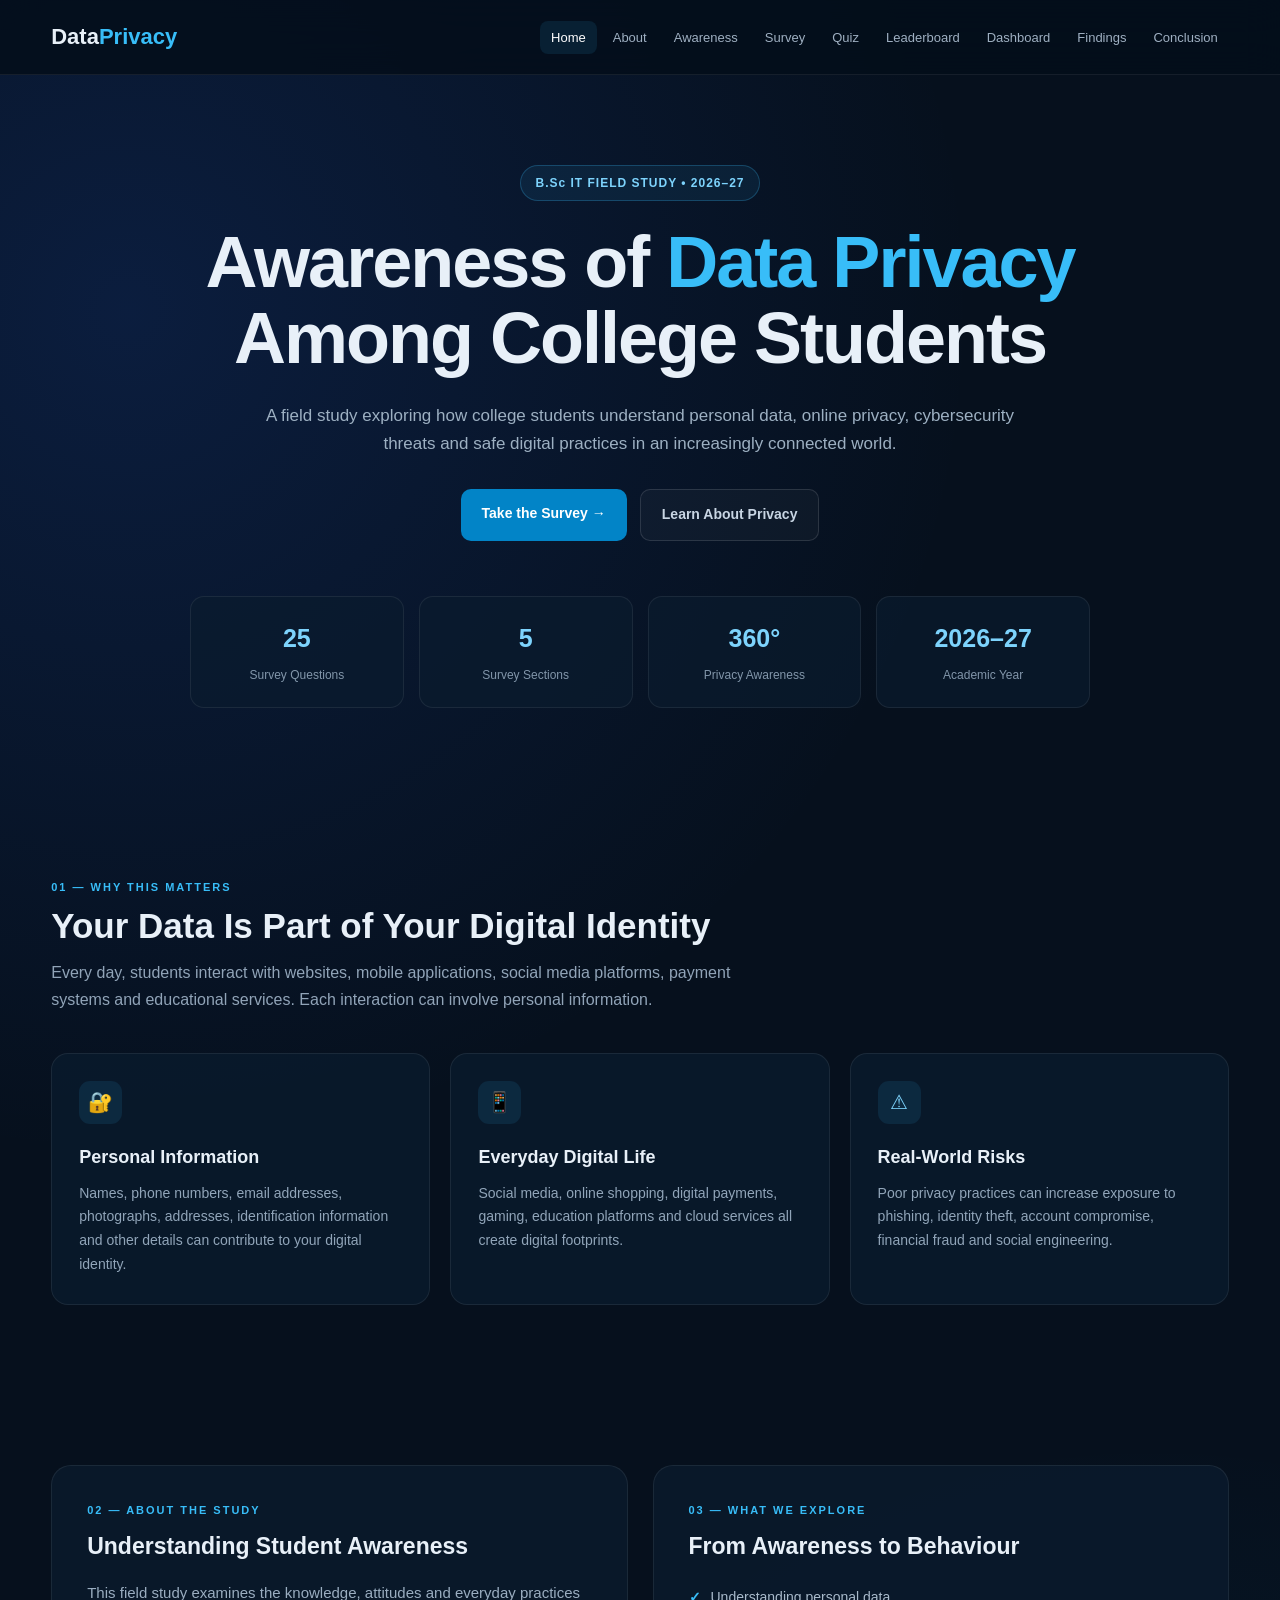
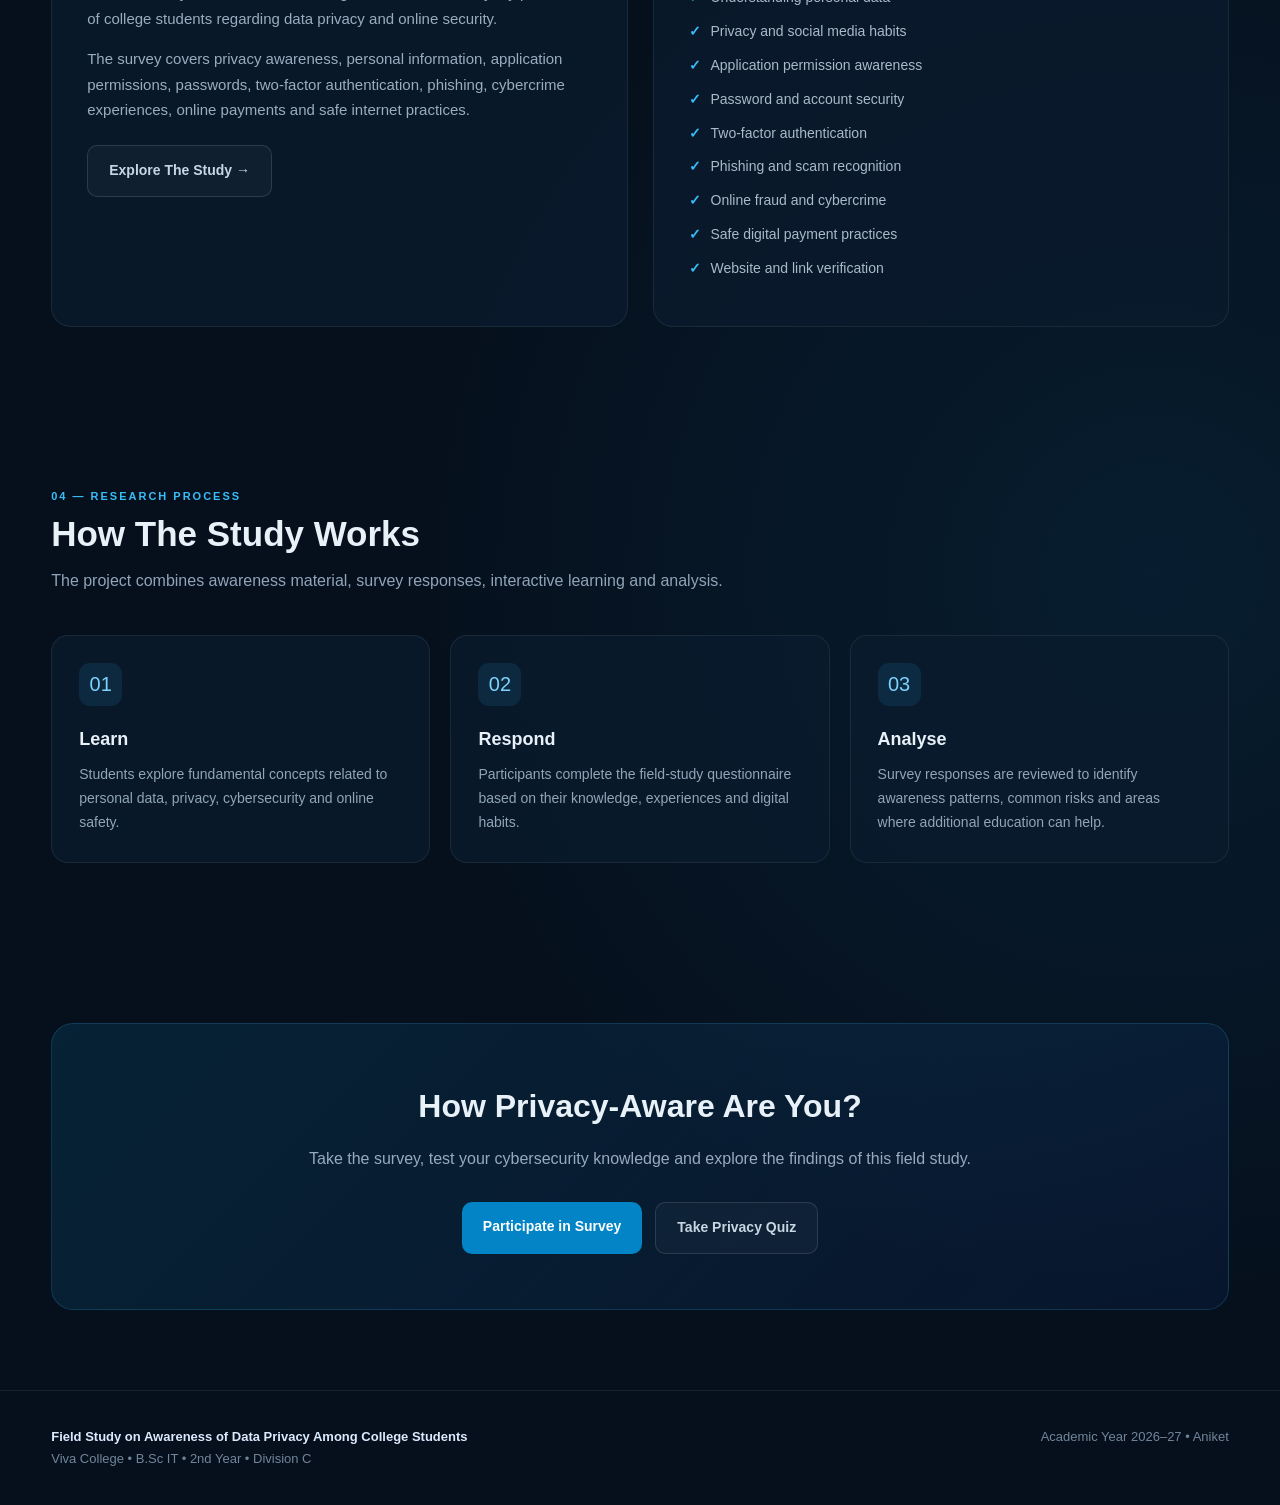
<file: index.html>
<!DOCTYPE html>
<html lang="en">
<head>
  <meta charset="UTF-8">
  <meta name="viewport" content="width=device-width, initial-scale=1.0">

  <title>Data Privacy Awareness | Viva College Field Study</title>

  <meta name="description"
    content="Field Study on Awareness of Data Privacy Among College Students - Viva College, B.Sc IT 2nd Year Division C, Academic Year 2026-27.">

  <style>

    * {
      margin: 0;
      padding: 0;
      box-sizing: border-box;
    }

    html {
      scroll-behavior: smooth;
    }

    body {
      font-family: Inter, Arial, Helvetica, sans-serif;
      background:
        radial-gradient(circle at 10% 10%, rgba(37,99,235,.16), transparent 28%),
        radial-gradient(circle at 90% 70%, rgba(14,165,233,.09), transparent 30%),
        #06101d;
      color: #e8f0f8;
      line-height: 1.7;
    }

    a {
      text-decoration: none;
      color: inherit;
    }

    .container {
      width: min(1180px, 92%);
      margin: auto;
    }

    /* NAVBAR */

    header {
      position: sticky;
      top: 0;
      z-index: 1000;
      background: rgba(4,14,27,.88);
      backdrop-filter: blur(18px);
      border-bottom: 1px solid rgba(255,255,255,.07);
    }

    .nav {
      min-height: 74px;
      display: flex;
      align-items: center;
      justify-content: space-between;
    }

    .logo {
      font-size: 22px;
      font-weight: 800;
    }

    .logo span {
      color: #38bdf8;
    }

    .nav-links {
      display: flex;
      list-style: none;
      gap: 5px;
    }

    .nav-links a {
      color: #9fb0c2;
      padding: 9px 11px;
      border-radius: 8px;
      font-size: 13px;
      transition: .25s;
    }

    .nav-links a:hover,
    .nav-links a.active {
      color: white;
      background: rgba(56,189,248,.1);
    }

    .menu-btn {
      display: none;
      background: transparent;
      color: white;
      border: 1px solid rgba(255,255,255,.12);
      border-radius: 8px;
      padding: 7px 10px;
      font-size: 19px;
      cursor: pointer;
    }

    /* HERO */

    .hero {
      min-height: 680px;
      display: flex;
      align-items: center;
      text-align: center;
      padding: 90px 0;
      position: relative;
      overflow: hidden;
    }

    .hero-content {
      max-width: 900px;
      margin: auto;
    }

    .badge {
      display: inline-block;
      padding: 7px 14px;
      border-radius: 30px;
      border: 1px solid rgba(56,189,248,.25);
      background: rgba(56,189,248,.08);
      color: #7dd3fc;
      font-size: 12px;
      font-weight: 800;
      letter-spacing: 1px;
      margin-bottom: 24px;
    }

    .hero h1 {
      font-size: clamp(42px, 6vw, 72px);
      line-height: 1.05;
      letter-spacing: -2px;
    }

    .hero h1 span {
      color: #38bdf8;
    }

    .hero p {
      color: #9db0c2;
      max-width: 750px;
      margin: 25px auto;
      font-size: 17px;
    }

    .buttons {
      display: flex;
      justify-content: center;
      gap: 13px;
      flex-wrap: wrap;
      margin-top: 30px;
    }

    .btn {
      padding: 13px 21px;
      border-radius: 10px;
      font-size: 14px;
      font-weight: 700;
      transition: .25s;
    }

    .btn-primary {
      background: #0284c7;
      color: white;
    }

    .btn-primary:hover {
      background: #0369a1;
      transform: translateY(-2px);
    }

    .btn-secondary {
      border: 1px solid rgba(255,255,255,.12);
      color: #c8d5e3;
      background: rgba(255,255,255,.03);
    }

    .btn-secondary:hover {
      border-color: rgba(56,189,248,.4);
    }

    /* STATS */

    .stats {
      margin-top: 55px;
      display: grid;
      grid-template-columns: repeat(4,1fr);
      gap: 15px;
    }

    .stat {
      background: rgba(10,28,46,.7);
      border: 1px solid rgba(255,255,255,.07);
      border-radius: 14px;
      padding: 20px;
    }

    .stat strong {
      display: block;
      color: #7dd3fc;
      font-size: 25px;
    }

    .stat span {
      color: #8296aa;
      font-size: 12px;
    }

    /* SECTIONS */

    section {
      padding: 80px 0;
    }

    .section-head {
      margin-bottom: 40px;
    }

    .mini {
      color: #38bdf8;
      text-transform: uppercase;
      letter-spacing: 2px;
      font-size: 11px;
      font-weight: 800;
      margin-bottom: 8px;
    }

    .section-head h2 {
      font-size: 35px;
      line-height: 1.2;
    }

    .section-head p {
      color: #91a4b8;
      max-width: 720px;
      margin-top: 12px;
    }

    /* CARDS */

    .grid {
      display: grid;
      grid-template-columns: repeat(3,1fr);
      gap: 20px;
    }

    .card {
      background: rgba(10,27,45,.78);
      border: 1px solid rgba(255,255,255,.07);
      border-radius: 17px;
      padding: 27px;
      transition: .25s;
    }

    .card:hover {
      transform: translateY(-4px);
      border-color: rgba(56,189,248,.25);
    }

    .icon {
      width: 43px;
      height: 43px;
      border-radius: 11px;
      display: flex;
      align-items: center;
      justify-content: center;
      background: rgba(56,189,248,.1);
      color: #7dd3fc;
      font-size: 20px;
      margin-bottom: 18px;
    }

    .card h3 {
      margin-bottom: 9px;
      font-size: 18px;
    }

    .card p {
      color: #91a5b9;
      font-size: 14px;
    }

    /* TWO COLUMN */

    .two-col {
      display: grid;
      grid-template-columns: 1fr 1fr;
      gap: 25px;
      align-items: stretch;
    }

    .large-card {
      background: rgba(10,27,45,.8);
      border: 1px solid rgba(255,255,255,.07);
      border-radius: 20px;
      padding: 35px;
    }

    .large-card h3 {
      font-size: 23px;
      margin-bottom: 14px;
    }

    .large-card p {
      color: #9aadc0;
      font-size: 15px;
    }

    .check-list {
      list-style: none;
      margin-top: 20px;
    }

    .check-list li {
      margin: 10px 0;
      color: #a9bacb;
      font-size: 14px;
    }

    .check-list li::before {
      content: "✓";
      color: #38bdf8;
      font-weight: bold;
      margin-right: 10px;
    }

    /* CTA */

    .cta {
      text-align: center;
      padding: 55px 25px;
      border-radius: 22px;
      background:
        linear-gradient(
          135deg,
          rgba(14,165,233,.12),
          rgba(37,99,235,.08)
        );
      border: 1px solid rgba(56,189,248,.18);
    }

    .cta h2 {
      font-size: 32px;
      margin-bottom: 12px;
    }

    .cta p {
      color: #98aabd;
      max-width: 700px;
      margin: auto;
    }

    /* FOOTER */

    footer {
      border-top: 1px solid rgba(255,255,255,.07);
      padding: 35px 0;
      color: #71859a;
      font-size: 13px;
    }

    .footer-inner {
      display: flex;
      justify-content: space-between;
      gap: 20px;
    }

    /* MOBILE */

    @media(max-width:900px) {

      .menu-btn {
        display: block;
      }

      .nav-links {
        display: none;
        position: absolute;
        left: 4%;
        right: 4%;
        top: 70px;
        flex-direction: column;
        background: #081727;
        border: 1px solid rgba(255,255,255,.08);
        border-radius: 12px;
        padding: 10px;
      }

      .nav-links.show {
        display: flex;
      }

      .nav-links a {
        display: block;
        padding: 12px;
      }

      .stats {
        grid-template-columns: repeat(2,1fr);
      }

      .grid,
      .two-col {
        grid-template-columns: 1fr;
      }

      .footer-inner {
        flex-direction: column;
        text-align: center;
      }
    }

    @media(max-width:600px) {

      .hero {
        min-height: auto;
        padding: 75px 0;
      }

      .hero h1 {
        letter-spacing: -1px;
      }

      .hero p {
        font-size: 15px;
      }

      section {
        padding: 60px 0;
      }

      .section-head h2 {
        font-size: 28px;
      }

      .stats {
        grid-template-columns: 1fr 1fr;
      }
    }

  </style>
</head>

<body>

<header>

  <div class="container nav">

    <a href="index.html" class="logo">
      Data<span>Privacy</span>
    </a>

    <button class="menu-btn" id="menuBtn">☰</button>

    <ul class="nav-links" id="navLinks">

      <li><a href="index.html" class="active">Home</a></li>
      <li><a href="about.html">About</a></li>
      <li><a href="awareness.html">Awareness</a></li>
      <li><a href="survey.html">Survey</a></li>
      <li><a href="quiz.html">Quiz</a></li>
      <li><a href="leaderboard.html">Leaderboard</a></li>
      <li><a href="dashboard.html">Dashboard</a></li>
      <li><a href="findings.html">Findings</a></li>
      <li><a href="conclusion.html">Conclusion</a></li>

    </ul>

  </div>

</header>


<!-- HERO -->

<section class="hero">

  <div class="container hero-content">

    <div class="badge">
      B.Sc IT FIELD STUDY • 2026–27
    </div>

    <h1>
      Awareness of <span>Data Privacy</span>
      Among College Students
    </h1>

    <p>
      A field study exploring how college students understand personal
      data, online privacy, cybersecurity threats and safe digital
      practices in an increasingly connected world.
    </p>

    <div class="buttons">

      <a href="survey.html" class="btn btn-primary">
        Take the Survey →
      </a>

      <a href="awareness.html" class="btn btn-secondary">
        Learn About Privacy
      </a>

    </div>

    <div class="stats">

      <div class="stat">
        <strong>25</strong>
        <span>Survey Questions</span>
      </div>

      <div class="stat">
        <strong>5</strong>
        <span>Survey Sections</span>
      </div>

      <div class="stat">
        <strong>360°</strong>
        <span>Privacy Awareness</span>
      </div>

      <div class="stat">
        <strong>2026–27</strong>
        <span>Academic Year</span>
      </div>

    </div>

  </div>

</section>


<!-- WHY THIS STUDY -->

<section>

  <div class="container">

    <div class="section-head">

      <div class="mini">01 — Why This Matters</div>

      <h2>
        Your Data Is Part of Your Digital Identity
      </h2>

      <p>
        Every day, students interact with websites, mobile applications,
        social media platforms, payment systems and educational services.
        Each interaction can involve personal information.
      </p>

    </div>

    <div class="grid">

      <div class="card">

        <div class="icon">🔐</div>

        <h3>Personal Information</h3>

        <p>
          Names, phone numbers, email addresses, photographs, addresses,
          identification information and other details can contribute to
          your digital identity.
        </p>

      </div>

      <div class="card">

        <div class="icon">📱</div>

        <h3>Everyday Digital Life</h3>

        <p>
          Social media, online shopping, digital payments, gaming,
          education platforms and cloud services all create digital
          footprints.
        </p>

      </div>

      <div class="card">

        <div class="icon">⚠</div>

        <h3>Real-World Risks</h3>

        <p>
          Poor privacy practices can increase exposure to phishing,
          identity theft, account compromise, financial fraud and
          social engineering.
        </p>

      </div>

    </div>

  </div>

</section>


<!-- PROJECT -->

<section>

  <div class="container">

    <div class="two-col">

      <div class="large-card">

        <div class="mini">02 — About The Study</div>

        <h3>
          Understanding Student Awareness
        </h3>

        <p>
          This field study examines the knowledge, attitudes and everyday
          practices of college students regarding data privacy and online
          security.
        </p>

        <p style="margin-top:15px;">
          The survey covers privacy awareness, personal information,
          application permissions, passwords, two-factor authentication,
          phishing, cybercrime experiences, online payments and safe
          internet practices.
        </p>

        <a href="about.html"
           class="btn btn-secondary"
           style="display:inline-block;margin-top:22px;">
          Explore The Study →
        </a>

      </div>


      <div class="large-card">

        <div class="mini">03 — What We Explore</div>

        <h3>
          From Awareness to Behaviour
        </h3>

        <ul class="check-list">

          <li>Understanding personal data</li>

          <li>Privacy and social media habits</li>

          <li>Application permission awareness</li>

          <li>Password and account security</li>

          <li>Two-factor authentication</li>

          <li>Phishing and scam recognition</li>

          <li>Online fraud and cybercrime</li>

          <li>Safe digital payment practices</li>

          <li>Website and link verification</li>

        </ul>

      </div>

    </div>

  </div>

</section>


<!-- PROCESS -->

<section>

  <div class="container">

    <div class="section-head">

      <div class="mini">04 — Research Process</div>

      <h2>How The Study Works</h2>

      <p>
        The project combines awareness material, survey responses,
        interactive learning and analysis.
      </p>

    </div>

    <div class="grid">

      <div class="card">

        <div class="icon">01</div>

        <h3>Learn</h3>

        <p>
          Students explore fundamental concepts related to personal data,
          privacy, cybersecurity and online safety.
        </p>

      </div>

      <div class="card">

        <div class="icon">02</div>

        <h3>Respond</h3>

        <p>
          Participants complete the field-study questionnaire based on
          their knowledge, experiences and digital habits.
        </p>

      </div>

      <div class="card">

        <div class="icon">03</div>

        <h3>Analyse</h3>

        <p>
          Survey responses are reviewed to identify awareness patterns,
          common risks and areas where additional education can help.
        </p>

      </div>

    </div>

  </div>

</section>


<!-- CTA -->

<section>

  <div class="container">

    <div class="cta">

      <h2>
        How Privacy-Aware Are You?
      </h2>

      <p>
        Take the survey, test your cybersecurity knowledge and explore the
        findings of this field study.
      </p>

      <div class="buttons">

        <a href="survey.html" class="btn btn-primary">
          Participate in Survey
        </a>

        <a href="quiz.html" class="btn btn-secondary">
          Take Privacy Quiz
        </a>

      </div>

    </div>

  </div>

</section>


<!-- FOOTER -->

<footer>

  <div class="container footer-inner">

    <div>
      <strong style="color:#dbeafe;">
        Field Study on Awareness of Data Privacy Among College Students
      </strong>

      <br>

      Viva College • B.Sc IT • 2nd Year • Division C
    </div>

    <div>
      Academic Year 2026–27 • Aniket
    </div>

  </div>

</footer>


<script>

  const menuBtn = document.getElementById("menuBtn");
  const navLinks = document.getElementById("navLinks");

  menuBtn.addEventListener("click", () => {
    navLinks.classList.toggle("show");
  });

  document.querySelectorAll(".nav-links a").forEach(link => {

    link.addEventListener("click", () => {
      navLinks.classList.remove("show");
    });

  });

</script>

</body>
</html>
</file>
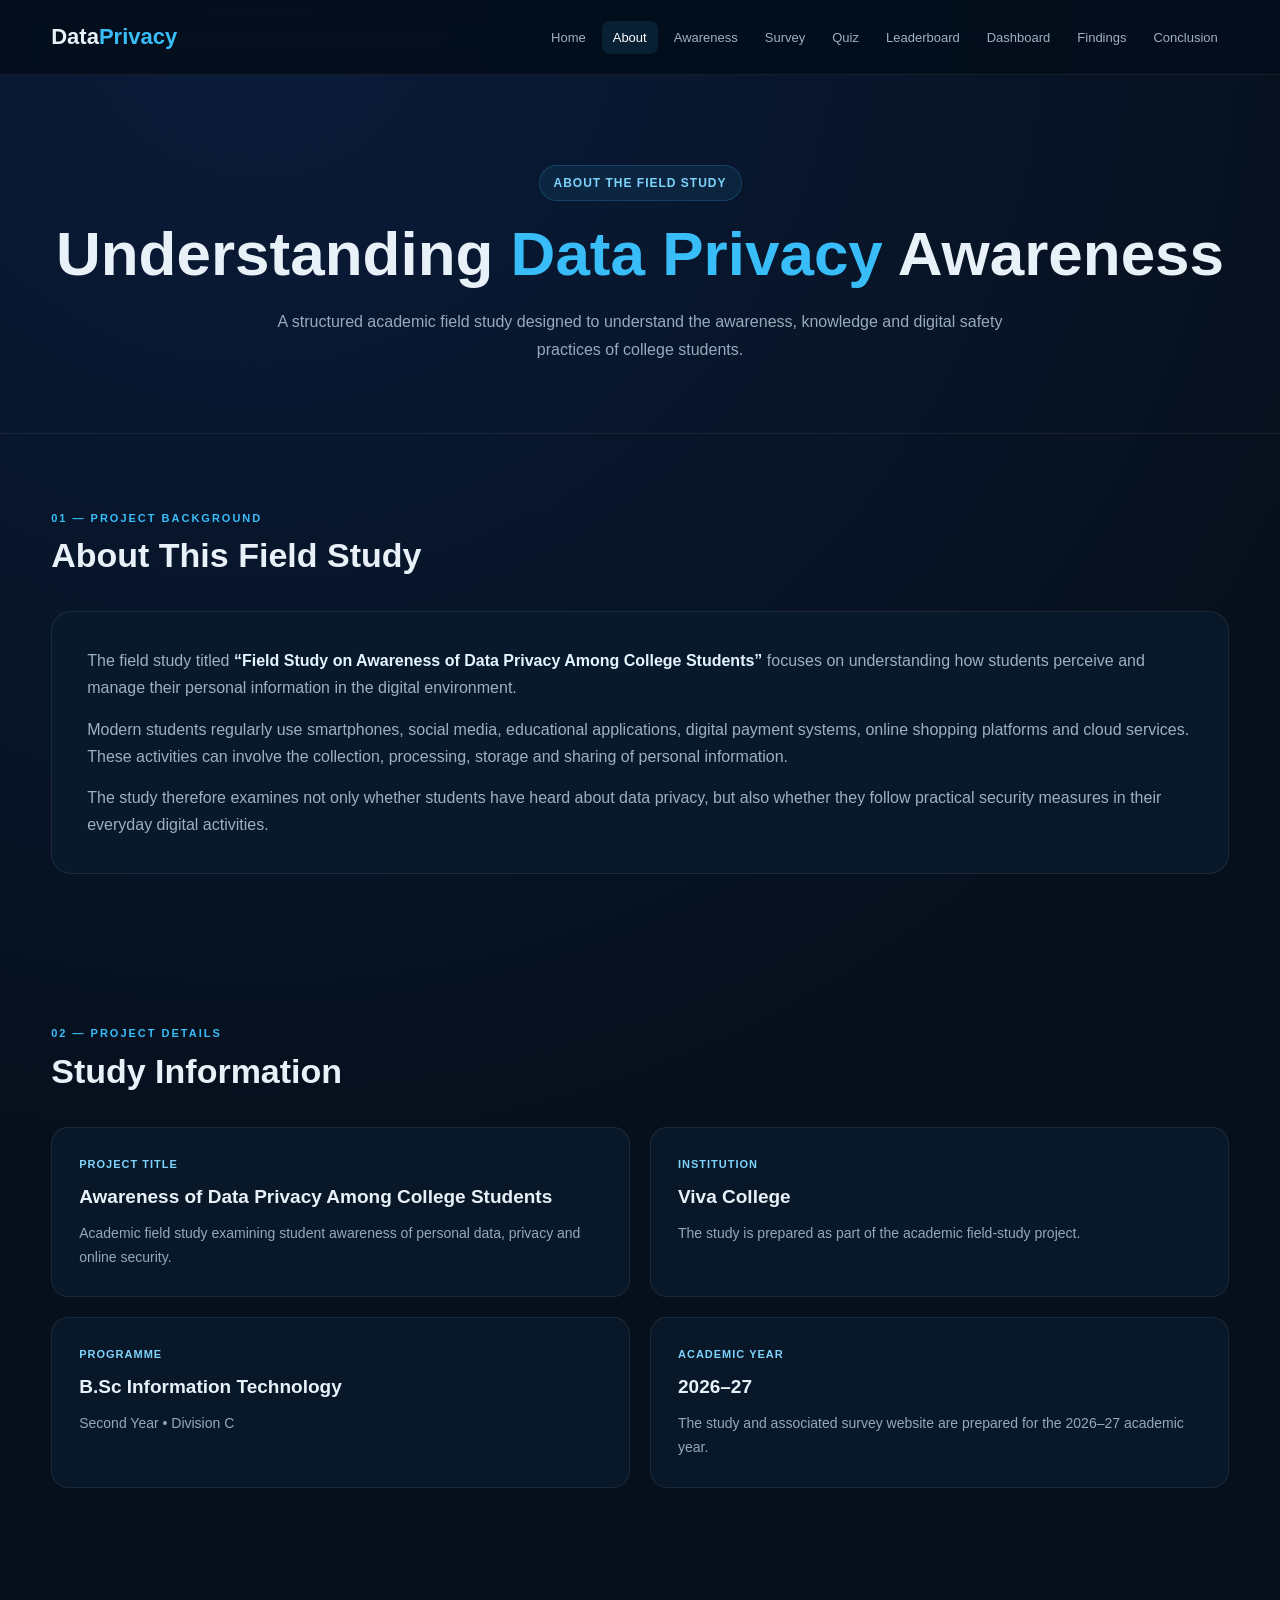
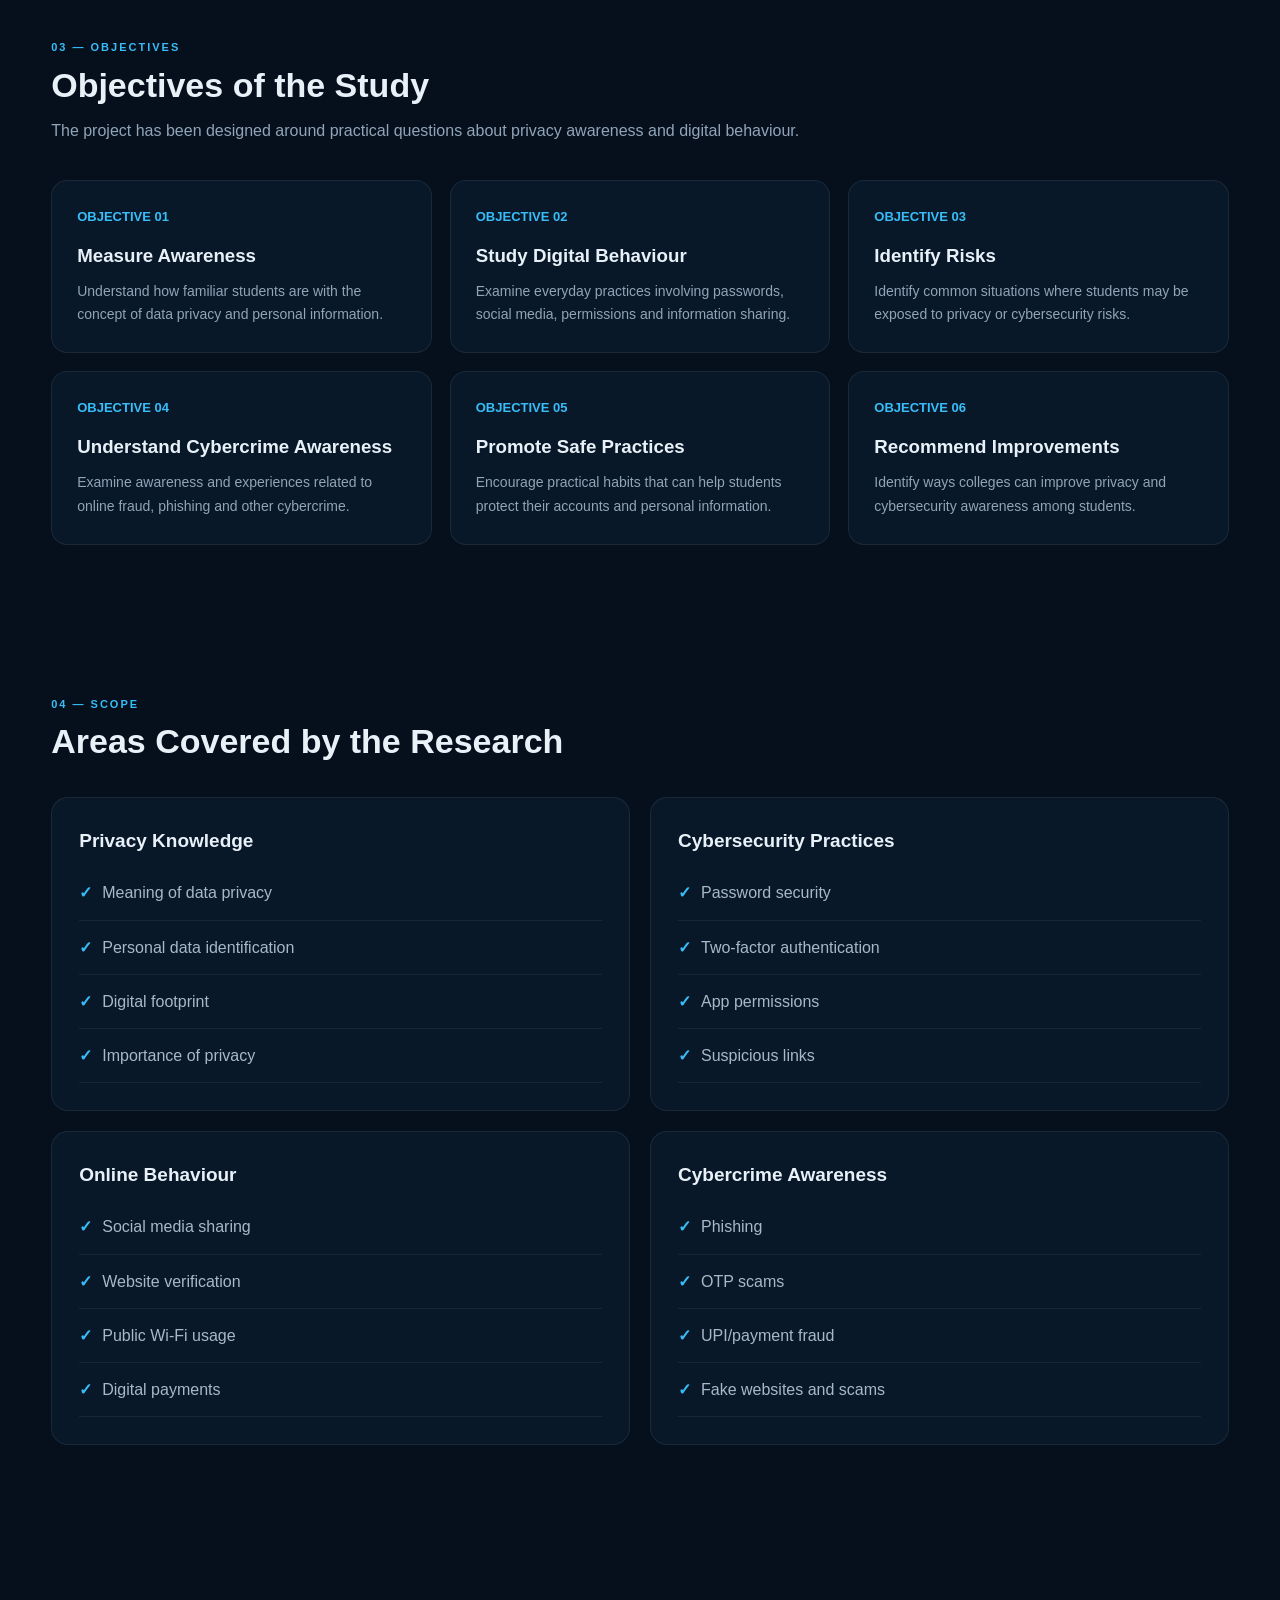
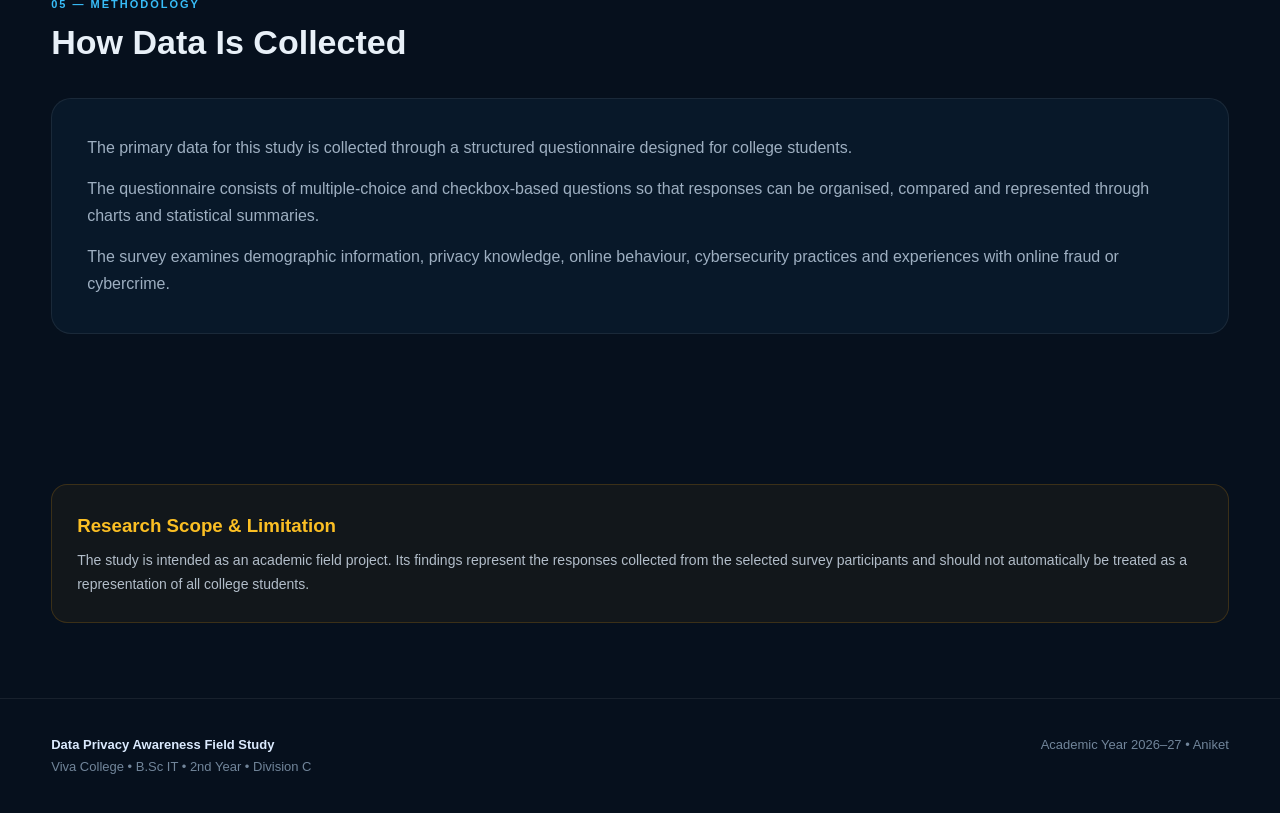
<file: about.html>
<!DOCTYPE html>
<html lang="en">
<head>

  <meta charset="UTF-8">
  <meta name="viewport" content="width=device-width, initial-scale=1.0">

  <title>About The Study | Data Privacy Awareness</title>

  <meta name="description"
    content="About the B.Sc IT field study on awareness of data privacy among college students at Viva College.">

  <style>

    * {
      margin: 0;
      padding: 0;
      box-sizing: border-box;
    }

    html {
      scroll-behavior: smooth;
    }

    body {
      font-family: Inter, Arial, Helvetica, sans-serif;
      background:
        radial-gradient(circle at 20% 0%, rgba(37,99,235,.14), transparent 28%),
        #06101d;
      color: #e8f0f8;
      line-height: 1.7;
    }

    a {
      text-decoration: none;
      color: inherit;
    }

    .container {
      width: min(1180px,92%);
      margin: auto;
    }

    /* HEADER */

    header {
      position: sticky;
      top: 0;
      z-index: 1000;
      background: rgba(4,14,27,.9);
      backdrop-filter: blur(18px);
      border-bottom: 1px solid rgba(255,255,255,.07);
    }

    .nav {
      min-height: 74px;
      display: flex;
      align-items: center;
      justify-content: space-between;
    }

    .logo {
      font-size: 22px;
      font-weight: 800;
    }

    .logo span {
      color: #38bdf8;
    }

    .nav-links {
      display: flex;
      list-style: none;
      gap: 5px;
    }

    .nav-links a {
      color: #9fb0c2;
      padding: 9px 11px;
      border-radius: 8px;
      font-size: 13px;
    }

    .nav-links a:hover,
    .nav-links a.active {
      color: white;
      background: rgba(56,189,248,.1);
    }

    .menu-btn {
      display: none;
      background: transparent;
      color: white;
      border: 1px solid rgba(255,255,255,.12);
      border-radius: 8px;
      padding: 7px 10px;
      font-size: 19px;
    }

    /* HERO */

    .hero {
      padding: 90px 0 70px;
      text-align: center;
      border-bottom: 1px solid rgba(255,255,255,.06);
    }

    .badge {
      display: inline-block;
      color: #7dd3fc;
      background: rgba(56,189,248,.08);
      border: 1px solid rgba(56,189,248,.2);
      padding: 7px 14px;
      border-radius: 50px;
      font-size: 12px;
      font-weight: 800;
      letter-spacing: 1px;
      margin-bottom: 20px;
    }

    .hero h1 {
      font-size: clamp(38px,5vw,62px);
      line-height: 1.08;
    }

    .hero h1 span {
      color: #38bdf8;
    }

    .hero p {
      max-width: 780px;
      margin: 20px auto 0;
      color: #98aabd;
    }

    /* COMMON */

    section {
      padding: 75px 0;
    }

    .head {
      margin-bottom: 35px;
    }

    .mini {
      color: #38bdf8;
      font-size: 11px;
      letter-spacing: 2px;
      text-transform: uppercase;
      font-weight: 800;
      margin-bottom: 8px;
    }

    h2 {
      font-size: 34px;
      line-height: 1.2;
    }

    .head p {
      color: #91a4b8;
      max-width: 760px;
      margin-top: 12px;
    }

    /* PROJECT CARD */

    .project {
      background: rgba(10,28,46,.78);
      border: 1px solid rgba(255,255,255,.07);
      border-radius: 20px;
      padding: 35px;
    }

    .project p {
      color: #9eafc1;
      margin-top: 14px;
    }

    /* DETAILS */

    .grid {
      display: grid;
      grid-template-columns: repeat(2,1fr);
      gap: 20px;
    }

    .card {
      background: rgba(10,27,45,.78);
      border: 1px solid rgba(255,255,255,.07);
      border-radius: 17px;
      padding: 27px;
    }

    .card h3 {
      margin-bottom: 9px;
      font-size: 19px;
    }

    .card p {
      color: #95a8bb;
      font-size: 14px;
    }

    .label {
      color: #7dd3fc;
      font-size: 11px;
      font-weight: 800;
      text-transform: uppercase;
      letter-spacing: 1px;
      margin-bottom: 7px;
    }

    /* OBJECTIVES */

    .objectives {
      display: grid;
      grid-template-columns: repeat(3,1fr);
      gap: 18px;
    }

    .objective {
      padding: 25px;
      background: rgba(10,27,45,.75);
      border: 1px solid rgba(255,255,255,.07);
      border-radius: 16px;
    }

    .number {
      color: #38bdf8;
      font-size: 13px;
      font-weight: 800;
      margin-bottom: 12px;
    }

    .objective h3 {
      margin-bottom: 8px;
    }

    .objective p {
      color: #91a4b8;
      font-size: 14px;
    }

    /* SCOPE */

    .scope-list {
      list-style: none;
    }

    .scope-list li {
      padding: 13px 0;
      border-bottom: 1px solid rgba(255,255,255,.06);
      color: #a8b8c9;
    }

    .scope-list li::before {
      content: "✓";
      color: #38bdf8;
      margin-right: 10px;
      font-weight: bold;
    }

    /* NOTE */

    .note {
      background: rgba(245,158,11,.05);
      border: 1px solid rgba(245,158,11,.18);
      border-radius: 16px;
      padding: 25px;
    }

    .note h3 {
      color: #fbbf24;
      margin-bottom: 8px;
    }

    .note p {
      color: #b2bdc9;
      font-size: 14px;
    }

    /* FOOTER */

    footer {
      border-top: 1px solid rgba(255,255,255,.07);
      padding: 35px 0;
      color: #71859a;
      font-size: 13px;
    }

    .footer-inner {
      display: flex;
      justify-content: space-between;
      gap: 20px;
    }

    /* MOBILE */

    @media(max-width:900px) {

      .menu-btn {
        display: block;
      }

      .nav-links {
        display: none;
        position: absolute;
        left: 4%;
        right: 4%;
        top: 70px;
        flex-direction: column;
        background: #081727;
        border: 1px solid rgba(255,255,255,.08);
        border-radius: 12px;
        padding: 10px;
      }

      .nav-links.show {
        display: flex;
      }

      .nav-links a {
        display: block;
        padding: 12px;
      }

      .grid,
      .objectives {
        grid-template-columns: 1fr;
      }

      .footer-inner {
        flex-direction: column;
        text-align: center;
      }

    }

  </style>

</head>

<body>


<header>

  <div class="container nav">

    <a href="index.html" class="logo">
      Data<span>Privacy</span>
    </a>

    <button class="menu-btn" id="menuBtn">☰</button>

    <ul class="nav-links" id="navLinks">

      <li><a href="index.html">Home</a></li>
      <li><a href="about.html" class="active">About</a></li>
      <li><a href="awareness.html">Awareness</a></li>
      <li><a href="survey.html">Survey</a></li>
      <li><a href="quiz.html">Quiz</a></li>
      <li><a href="leaderboard.html">Leaderboard</a></li>
      <li><a href="dashboard.html">Dashboard</a></li>
      <li><a href="findings.html">Findings</a></li>
      <li><a href="conclusion.html">Conclusion</a></li>

    </ul>

  </div>

</header>


<!-- HERO -->

<section class="hero">

  <div class="container">

    <div class="badge">
      ABOUT THE FIELD STUDY
    </div>

    <h1>
      Understanding <span>Data Privacy</span>
      Awareness
    </h1>

    <p>
      A structured academic field study designed to understand the
      awareness, knowledge and digital safety practices of college
      students.
    </p>

  </div>

</section>


<!-- PROJECT -->

<section>

  <div class="container">

    <div class="head">

      <div class="mini">01 — Project Background</div>

      <h2>About This Field Study</h2>

    </div>

    <div class="project">

      <p style="margin-top:0;">
        The field study titled
        <strong style="color:#e6f4ff;">
          “Field Study on Awareness of Data Privacy Among College Students”
        </strong>
        focuses on understanding how students perceive and manage their
        personal information in the digital environment.
      </p>

      <p>
        Modern students regularly use smartphones, social media,
        educational applications, digital payment systems, online
        shopping platforms and cloud services. These activities can
        involve the collection, processing, storage and sharing of
        personal information.
      </p>

      <p>
        The study therefore examines not only whether students have heard
        about data privacy, but also whether they follow practical
        security measures in their everyday digital activities.
      </p>

    </div>

  </div>

</section>


<!-- PROJECT DETAILS -->

<section>

  <div class="container">

    <div class="head">

      <div class="mini">02 — Project Details</div>

      <h2>Study Information</h2>

    </div>

    <div class="grid">

      <div class="card">

        <div class="label">Project Title</div>

        <h3>
          Awareness of Data Privacy Among College Students
        </h3>

        <p>
          Academic field study examining student awareness of personal
          data, privacy and online security.
        </p>

      </div>

      <div class="card">

        <div class="label">Institution</div>

        <h3>Viva College</h3>

        <p>
          The study is prepared as part of the academic field-study
          project.
        </p>

      </div>

      <div class="card">

        <div class="label">Programme</div>

        <h3>B.Sc Information Technology</h3>

        <p>
          Second Year • Division C
        </p>

      </div>

      <div class="card">

        <div class="label">Academic Year</div>

        <h3>2026–27</h3>

        <p>
          The study and associated survey website are prepared for the
          2026–27 academic year.
        </p>

      </div>

    </div>

  </div>

</section>


<!-- OBJECTIVES -->

<section>

  <div class="container">

    <div class="head">

      <div class="mini">03 — Objectives</div>

      <h2>Objectives of the Study</h2>

      <p>
        The project has been designed around practical questions about
        privacy awareness and digital behaviour.
      </p>

    </div>

    <div class="objectives">

      <div class="objective">

        <div class="number">OBJECTIVE 01</div>

        <h3>Measure Awareness</h3>

        <p>
          Understand how familiar students are with the concept of data
          privacy and personal information.
        </p>

      </div>

      <div class="objective">

        <div class="number">OBJECTIVE 02</div>

        <h3>Study Digital Behaviour</h3>

        <p>
          Examine everyday practices involving passwords, social media,
          permissions and information sharing.
        </p>

      </div>

      <div class="objective">

        <div class="number">OBJECTIVE 03</div>

        <h3>Identify Risks</h3>

        <p>
          Identify common situations where students may be exposed to
          privacy or cybersecurity risks.
        </p>

      </div>

      <div class="objective">

        <div class="number">OBJECTIVE 04</div>

        <h3>Understand Cybercrime Awareness</h3>

        <p>
          Examine awareness and experiences related to online fraud,
          phishing and other cybercrime.
        </p>

      </div>

      <div class="objective">

        <div class="number">OBJECTIVE 05</div>

        <h3>Promote Safe Practices</h3>

        <p>
          Encourage practical habits that can help students protect their
          accounts and personal information.
        </p>

      </div>

      <div class="objective">

        <div class="number">OBJECTIVE 06</div>

        <h3>Recommend Improvements</h3>

        <p>
          Identify ways colleges can improve privacy and cybersecurity
          awareness among students.
        </p>

      </div>

    </div>

  </div>

</section>


<!-- SCOPE -->

<section>

  <div class="container">

    <div class="head">

      <div class="mini">04 — Scope</div>

      <h2>Areas Covered by the Research</h2>

    </div>

    <div class="grid">

      <div class="card">

        <h3>Privacy Knowledge</h3>

        <ul class="scope-list">

          <li>Meaning of data privacy</li>
          <li>Personal data identification</li>
          <li>Digital footprint</li>
          <li>Importance of privacy</li>

        </ul>

      </div>

      <div class="card">

        <h3>Cybersecurity Practices</h3>

        <ul class="scope-list">

          <li>Password security</li>
          <li>Two-factor authentication</li>
          <li>App permissions</li>
          <li>Suspicious links</li>

        </ul>

      </div>

      <div class="card">

        <h3>Online Behaviour</h3>

        <ul class="scope-list">

          <li>Social media sharing</li>
          <li>Website verification</li>
          <li>Public Wi-Fi usage</li>
          <li>Digital payments</li>

        </ul>

      </div>

      <div class="card">

        <h3>Cybercrime Awareness</h3>

        <ul class="scope-list">

          <li>Phishing</li>
          <li>OTP scams</li>
          <li>UPI/payment fraud</li>
          <li>Fake websites and scams</li>

        </ul>

      </div>

    </div>

  </div>

</section>


<!-- METHODOLOGY -->

<section>

  <div class="container">

    <div class="head">

      <div class="mini">05 — Methodology</div>

      <h2>How Data Is Collected</h2>

    </div>

    <div class="project">

      <p style="margin-top:0;">
        The primary data for this study is collected through a structured
        questionnaire designed for college students.
      </p>

      <p>
        The questionnaire consists of multiple-choice and checkbox-based
        questions so that responses can be organised, compared and
        represented through charts and statistical summaries.
      </p>

      <p>
        The survey examines demographic information, privacy knowledge,
        online behaviour, cybersecurity practices and experiences with
        online fraud or cybercrime.
      </p>

    </div>

  </div>

</section>


<!-- LIMITATION -->

<section>

  <div class="container">

    <div class="note">

      <h3>Research Scope & Limitation</h3>

      <p>
        The study is intended as an academic field project. Its findings
        represent the responses collected from the selected survey
        participants and should not automatically be treated as a
        representation of all college students.
      </p>

    </div>

  </div>

</section>


<footer>

  <div class="container footer-inner">

    <div>
      <strong style="color:#dbeafe;">
        Data Privacy Awareness Field Study
      </strong>
      <br>
      Viva College • B.Sc IT • 2nd Year • Division C
    </div>

    <div>
      Academic Year 2026–27 • Aniket
    </div>

  </div>

</footer>


<script>

  const menuBtn = document.getElementById("menuBtn");
  const navLinks = document.getElementById("navLinks");

  menuBtn.addEventListener("click", () => {
    navLinks.classList.toggle("show");
  });

  document.querySelectorAll(".nav-links a").forEach(link => {

    link.addEventListener("click", () => {
      navLinks.classList.remove("show");
    });

  });

</script>

</body>
</html>
</file>
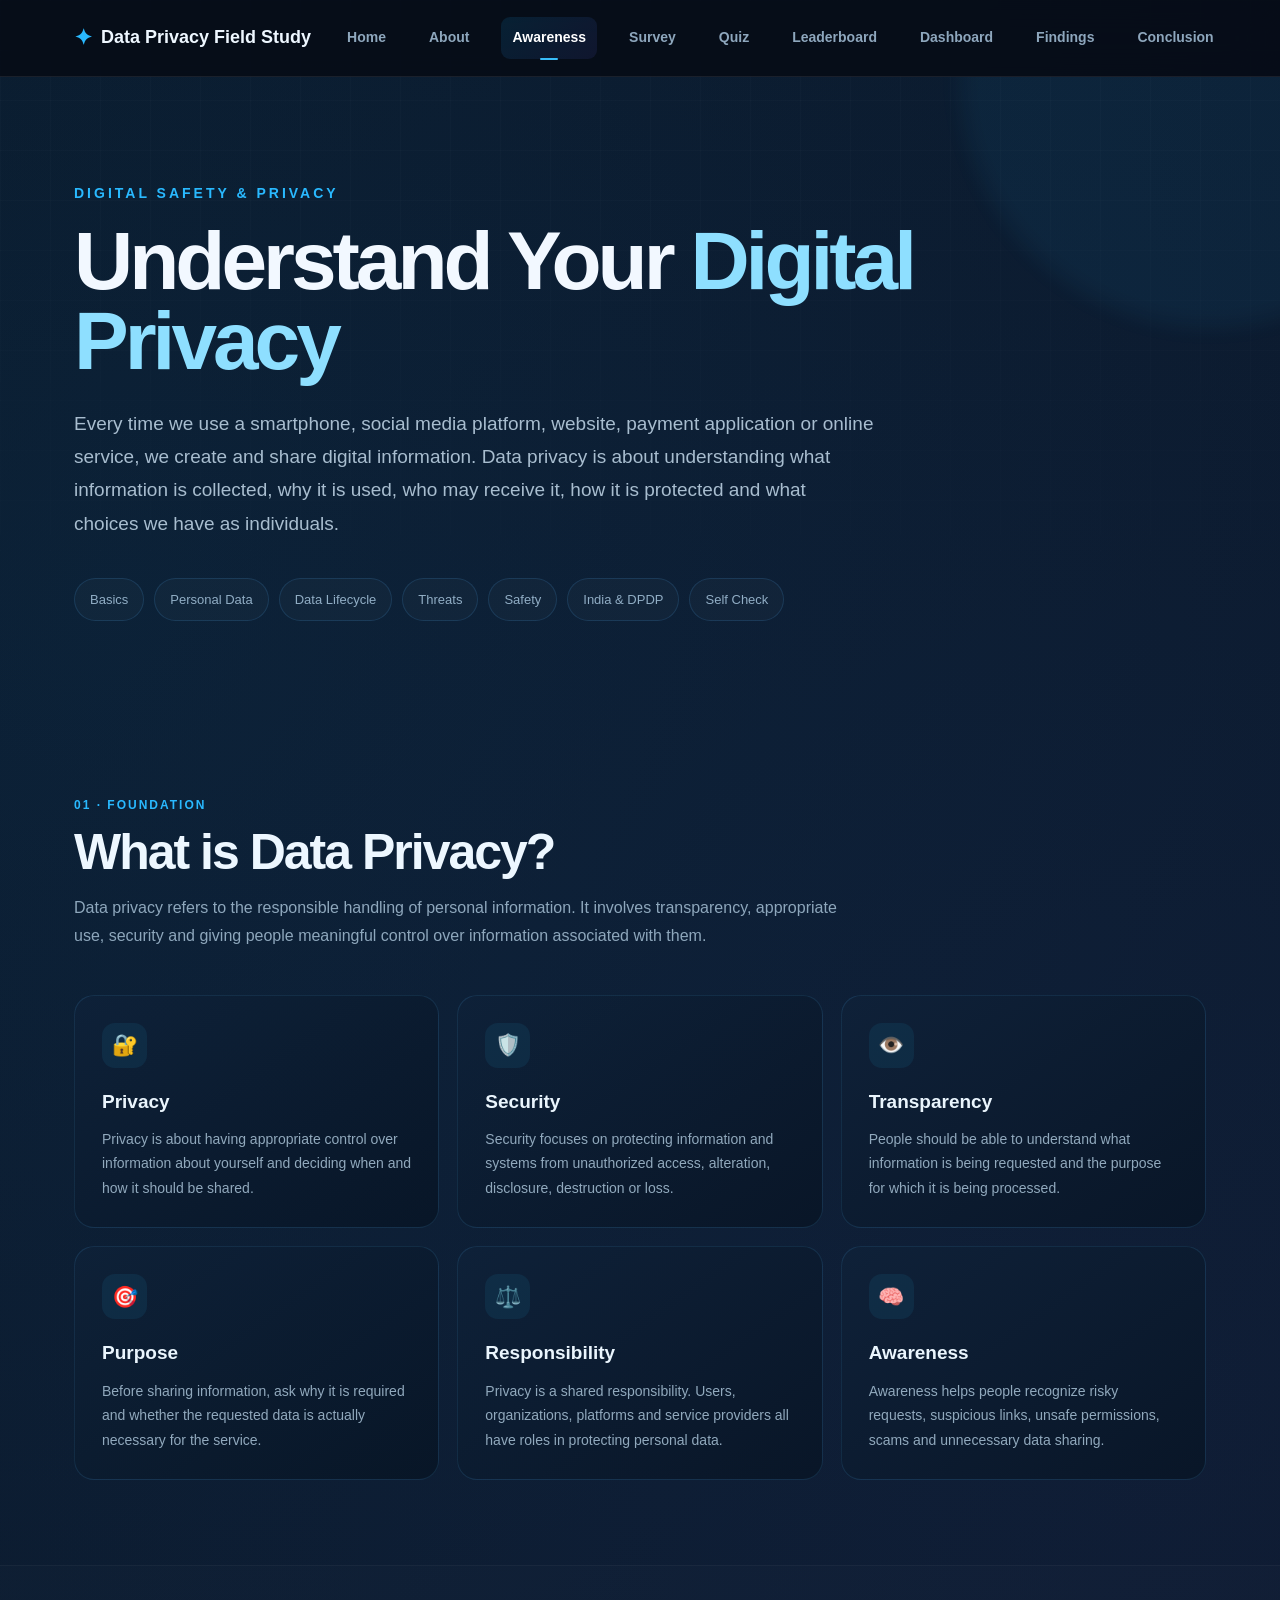
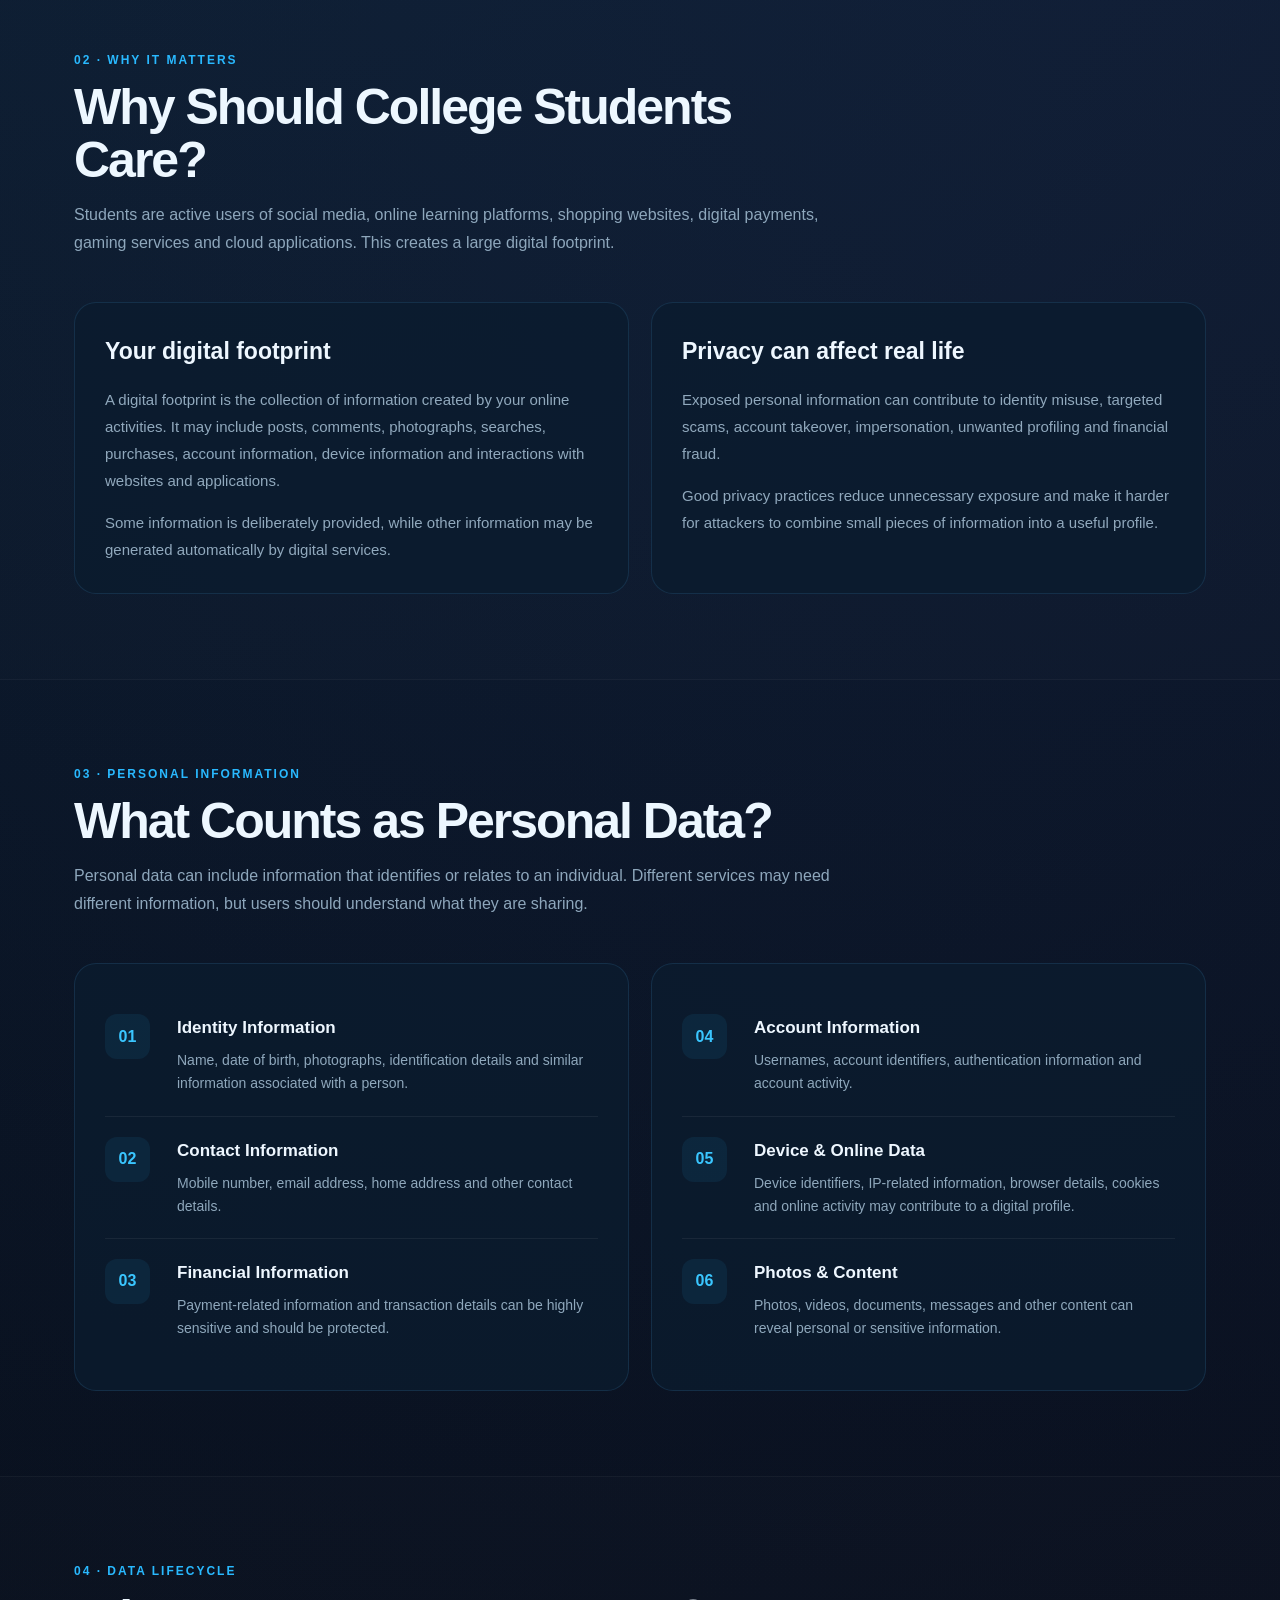
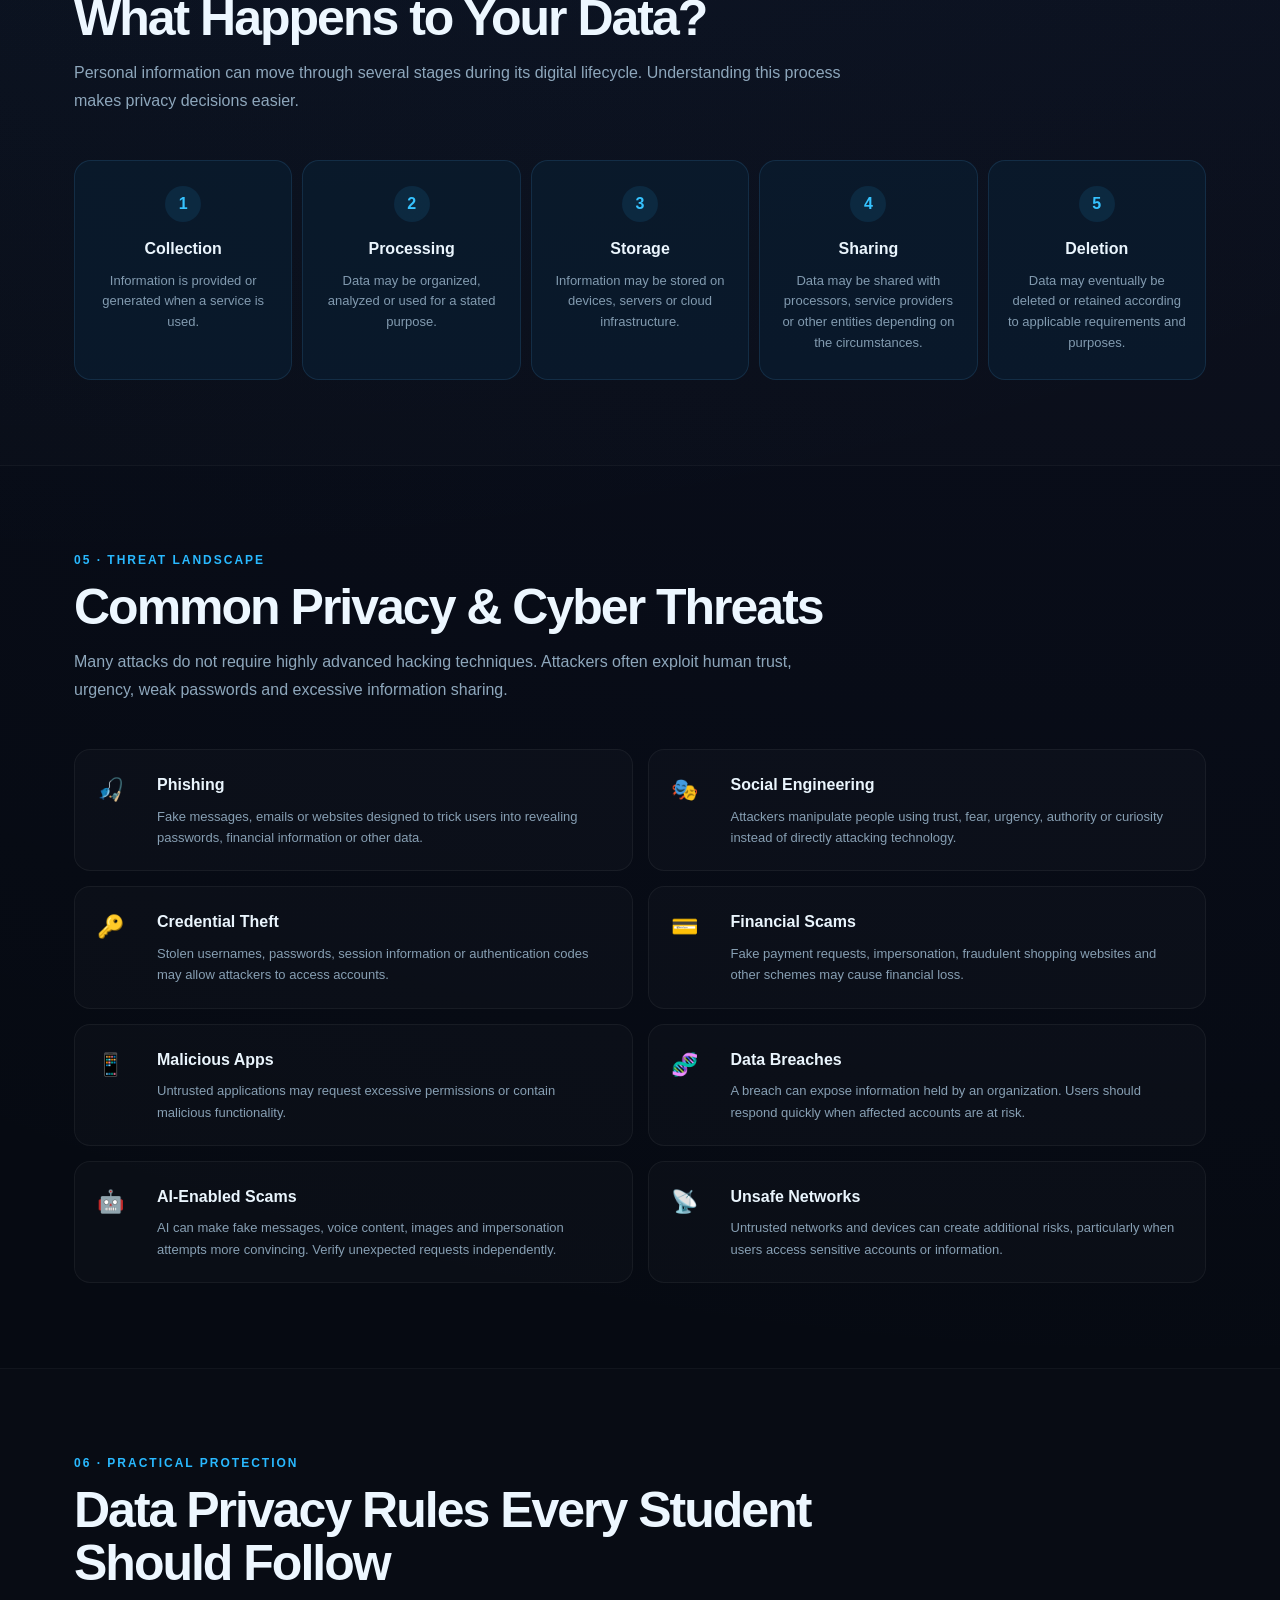
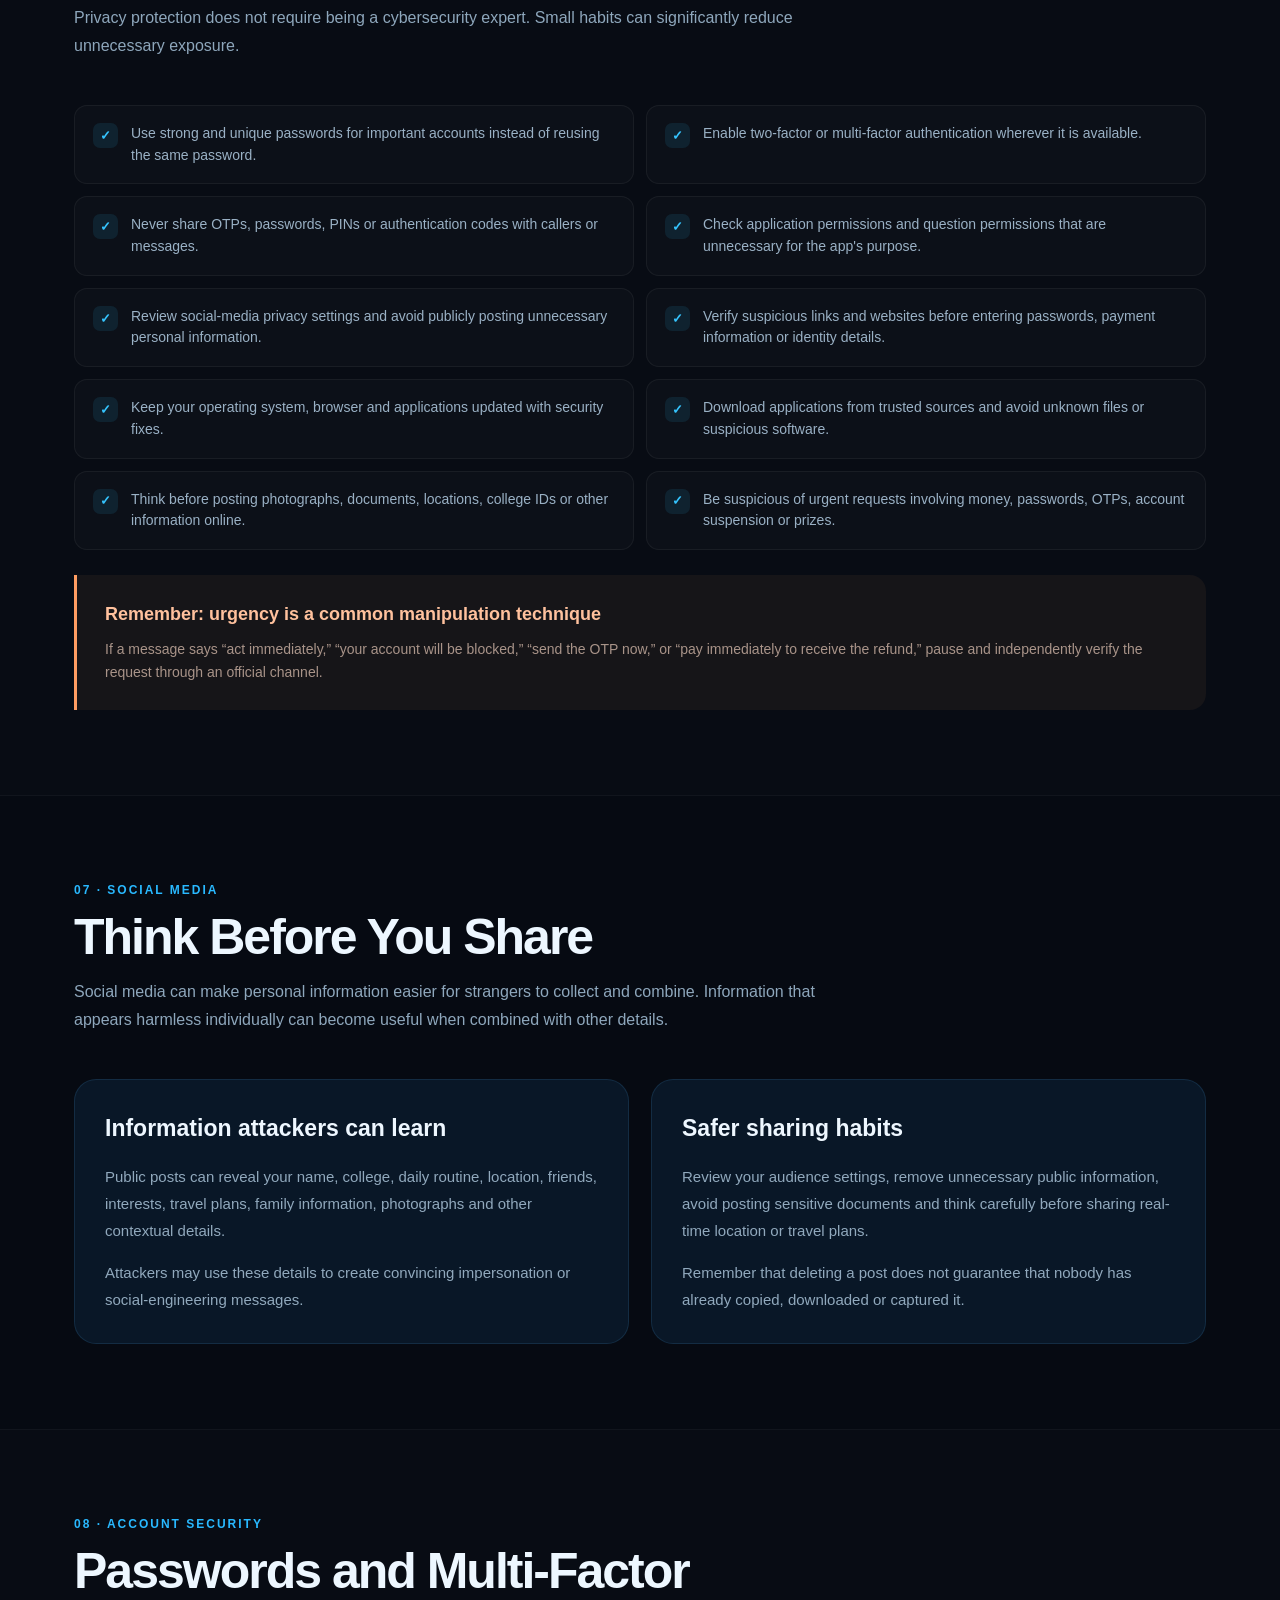
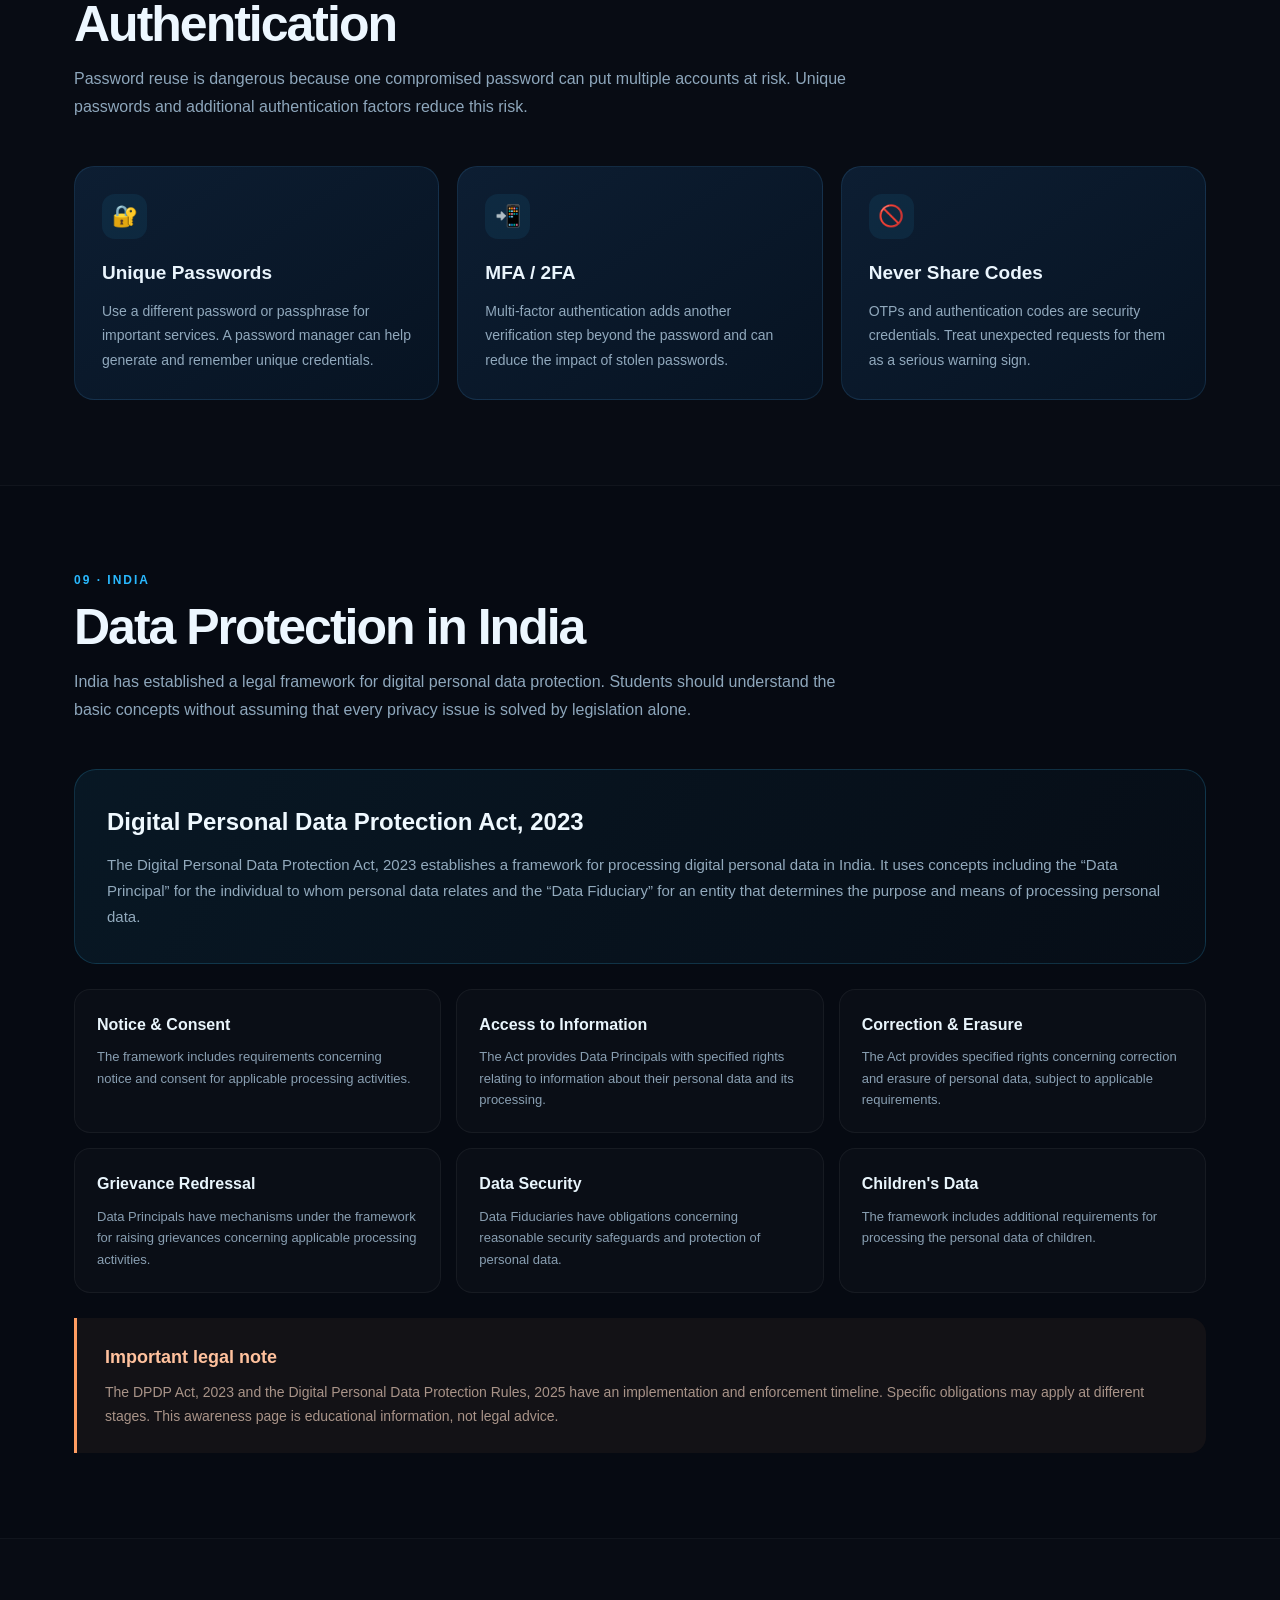
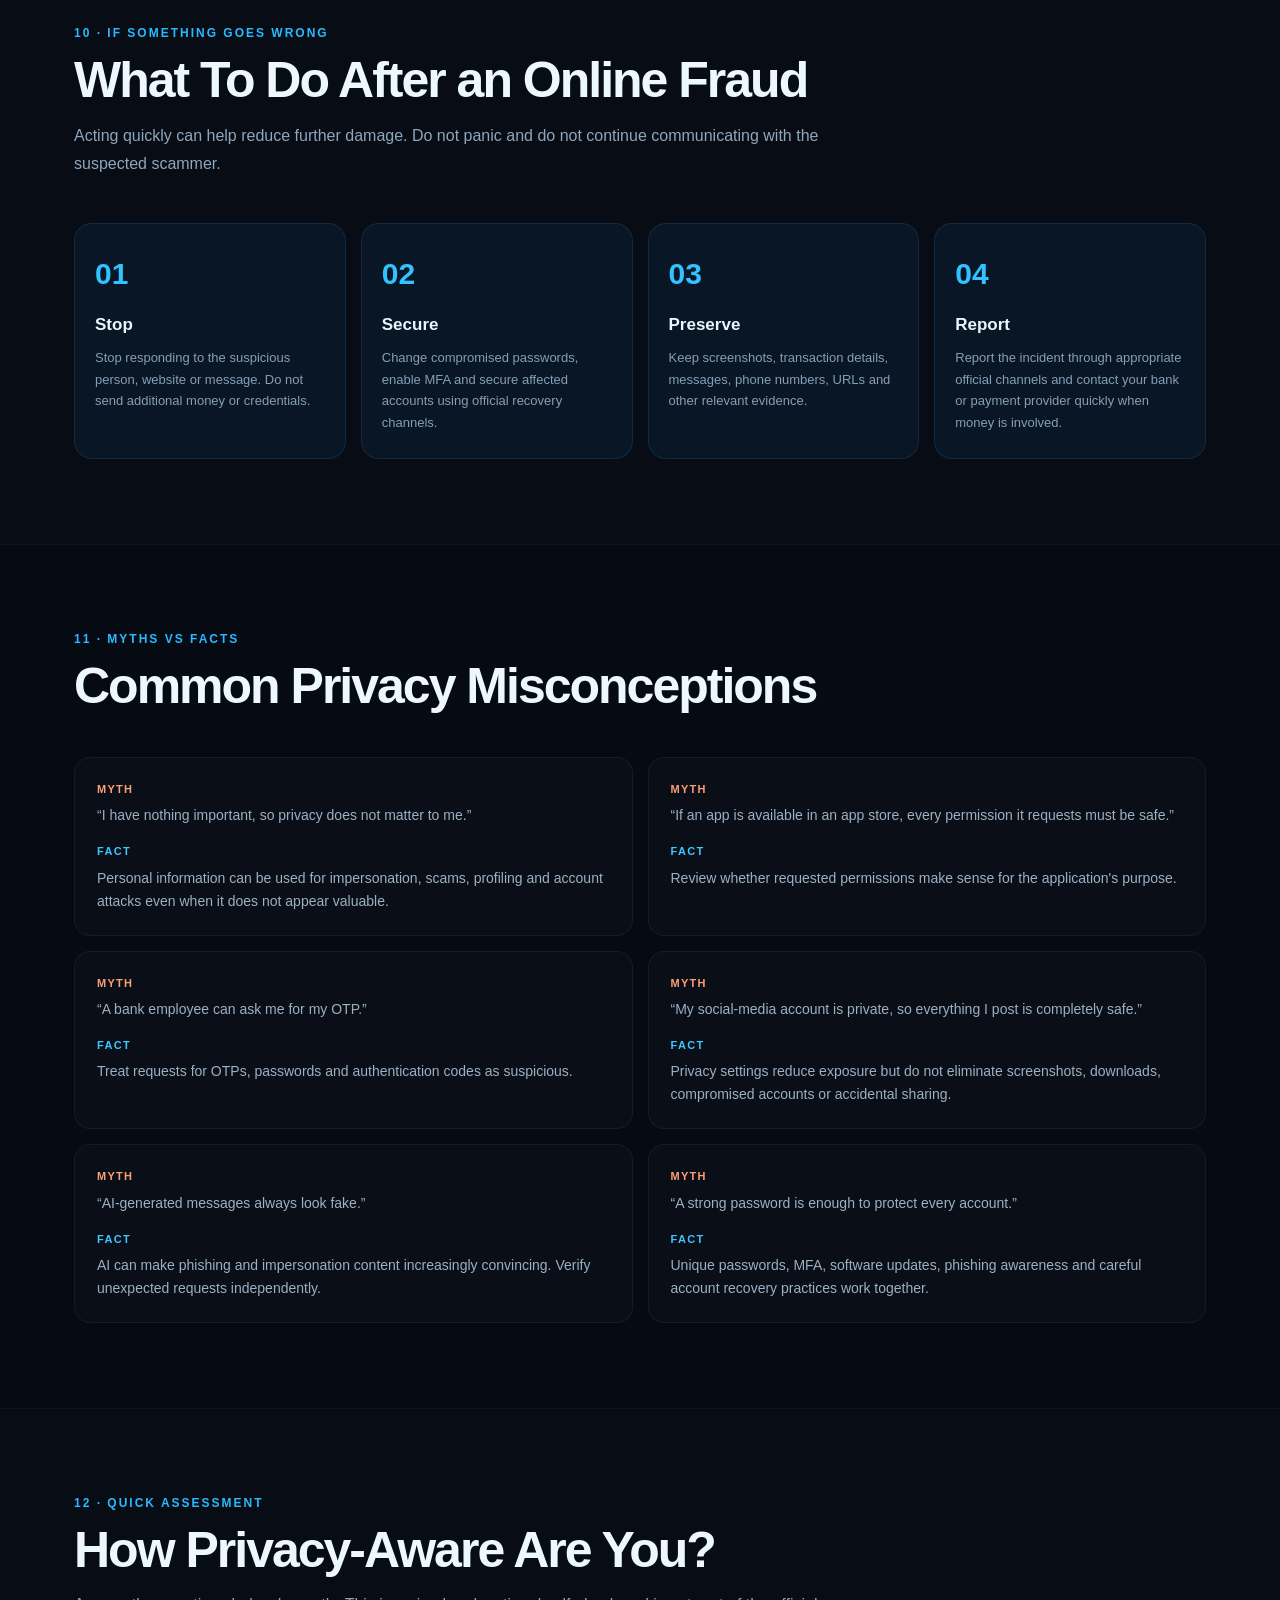
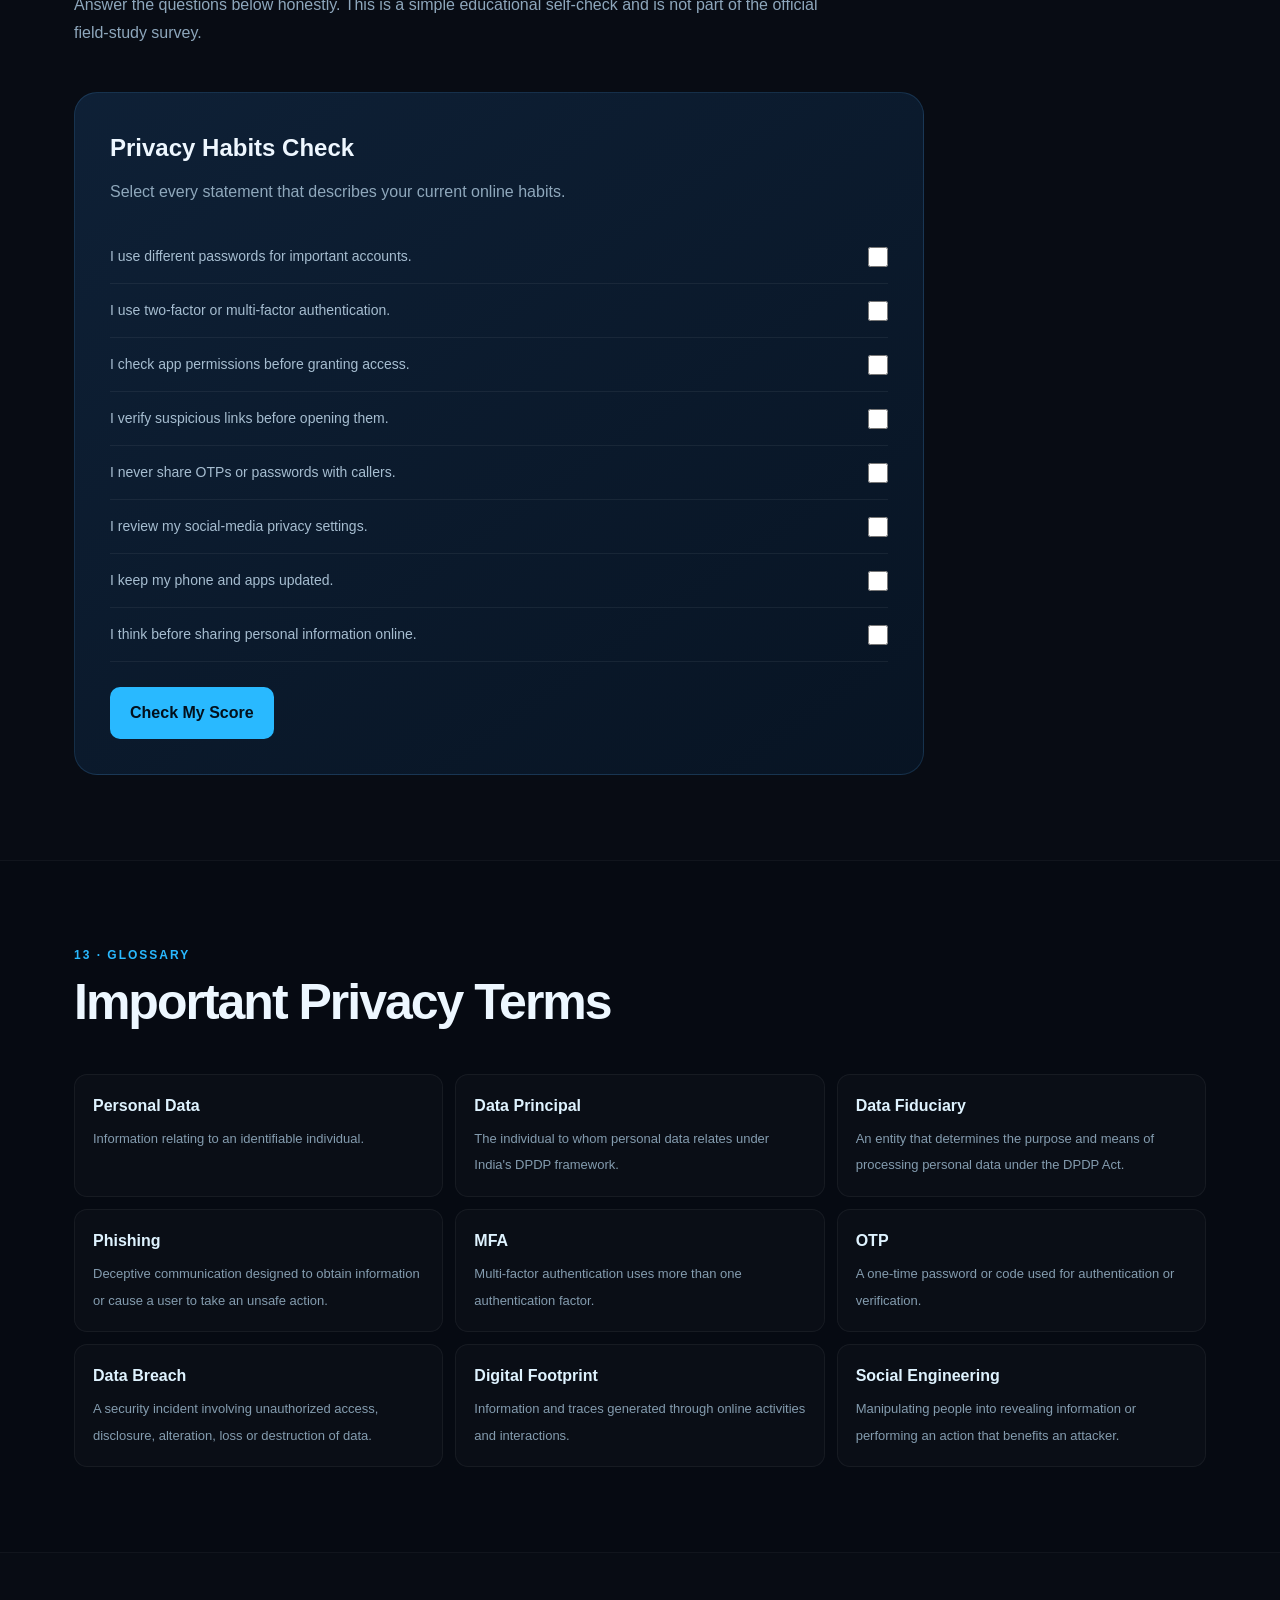
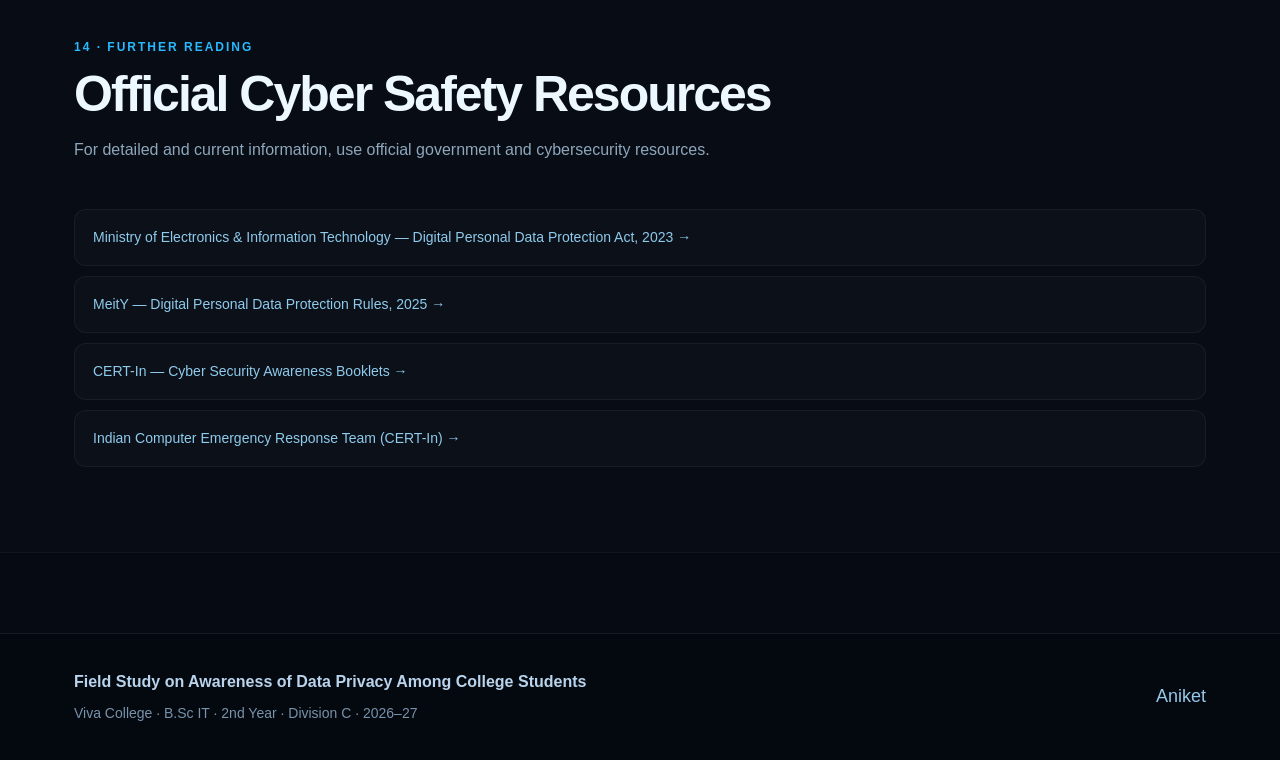
<file: awareness.html>
<!DOCTYPE html>
<html lang="en">

<head>

    <meta charset="UTF-8">

    <meta
        name="viewport"
        content="width=device-width, initial-scale=1.0"
    >

    <meta
        name="description"
        content="Learn about data privacy, personal data protection, cyber safety, phishing, passwords, social media privacy, online scams and responsible digital practices."
    >

    <meta
        name="keywords"
        content="data privacy awareness, data privacy students, cyber safety, personal data, phishing, OTP scam, password security, digital privacy, DPDP Act India"
    >

    <meta
        name="theme-color"
        content="#07111f"
    >

    <title>
        Awareness | Data Privacy Field Study
    </title>


    <!-- =================================================
         MAIN WEBSITE CSS
         ================================================= -->

    <link
        rel="stylesheet"
        href="css/style.css?v=30"
    >


    <!-- =================================================
         PAGE CSS
         ================================================= -->

    <style>

        /* =================================================
           GLOBAL
           ================================================= */

        * {
            box-sizing: border-box;
        }


        html {
            scroll-behavior: smooth;
        }


        body {
            margin: 0;
            padding: 0;
            overflow-x: hidden;
        }


        a {
            text-decoration: none;
        }


        /* =================================================
           HEADER
           ================================================= */

        .site-header {
            width: 100%;
            position: relative;
            z-index: 1000;
        }


        .site-header .container {
            width: 100%;
            max-width: 1180px;
            margin: auto;
            padding: 0 24px;
        }


        .navbar {
            min-height: 76px;

            display: flex;
            align-items: center;
            justify-content: space-between;

            gap: 25px;
        }


        .brand {
            display: flex;
            align-items: center;
            gap: 9px;

            white-space: nowrap;

            color: #eef7ff;

            font-size: 18px;
            font-weight: 800;
        }


        .brand-icon {
            color: #29b9ff;
            font-size: 22px;
        }


        .nav-links {
            display: flex;
            align-items: center;
            gap: 21px;

            margin-left: auto;
        }


        .nav-links a {
            color: #8ea7bd;

            font-size: 14px;

            white-space: nowrap;

            transition:
                color .2s ease;
        }


        .nav-links a:hover {
            color: #29b9ff;
        }


        .nav-links a.active {
            color: #ffffff;
            font-weight: 750;
        }


        .menu-toggle {
            display: none;

            border: 0;
            background: transparent;

            color: #ffffff;

            font-size: 25px;

            cursor: pointer;
        }


        /* =================================================
           PAGE HERO
           ================================================= */

        .awareness-hero {
            position: relative;

            padding:
                105px 0
                90px;

            overflow: hidden;
        }


        .awareness-hero::before {

            content: "";

            position: absolute;

            width: 500px;
            height: 500px;

            top: -250px;
            right: -180px;

            border-radius: 50%;

            background:
                rgba(39,184,255,.06);

            filter: blur(10px);

            pointer-events: none;
        }


        .awareness-container {

            width: 100%;
            max-width: 1180px;

            margin: auto;

            padding:
                0 24px;
        }


        .hero-content {
            max-width: 850px;
        }


        .hero-kicker {

            color: #29b9ff;

            font-size: 14px;

            font-weight: 850;

            letter-spacing: 3px;

            text-transform: uppercase;

            margin-bottom: 16px;
        }


        .hero-title {

            margin: 0 0 25px;

            color: #f2f8ff;

            font-size:
                clamp(48px, 7vw, 82px);

            line-height: .98;

            letter-spacing: -4px;

            font-weight: 900;
        }


        .hero-title span {
            color: #8edfff;
        }


        .hero-description {

            margin: 0;

            max-width: 800px;

            color: #a8bdcf;

            font-size: 19px;

            line-height: 1.75;
        }


        /* =================================================
           QUICK NAV
           ================================================= */

        .topic-nav {

            display: flex;

            flex-wrap: wrap;

            gap: 10px;

            margin-top: 38px;
        }


        .topic-nav a {

            padding:
                10px 15px;

            border:
                1px solid
                rgba(82,181,255,.15);

            border-radius: 50px;

            background:
                rgba(255,255,255,.025);

            color: #91aec5;

            font-size: 13px;

            transition:
                .2s ease;
        }


        .topic-nav a:hover {

            color: #dff5ff;

            border-color:
                rgba(82,181,255,.4);

            background:
                rgba(39,184,255,.06);
        }


        /* =================================================
           CONTENT SECTION
           ================================================= */

        .awareness-section {

            padding:
                85px 0;
        }


        .awareness-section.alt {

            background:
                rgba(255,255,255,.012);

            border-top:
                1px solid
                rgba(255,255,255,.035);

            border-bottom:
                1px solid
                rgba(255,255,255,.035);
        }


        .section-heading {

            max-width: 780px;

            margin-bottom: 45px;
        }


        .section-label {

            color: #29b9ff;

            font-size: 12px;

            font-weight: 850;

            letter-spacing: 2px;

            text-transform: uppercase;

            margin-bottom: 10px;
        }


        .section-heading h2 {

            margin: 0 0 15px;

            color: #edf7ff;

            font-size:
                clamp(32px, 5vw, 50px);

            line-height: 1.05;

            letter-spacing: -2px;
        }


        .section-heading p {

            margin: 0;

            color: #8ea7bc;

            font-size: 16px;

            line-height: 1.75;
        }


        /* =================================================
           CARDS
           ================================================= */

        .info-grid {

            display: grid;

            grid-template-columns:
                repeat(3, 1fr);

            gap: 18px;
        }


        .info-card {

            padding: 27px;

            border:
                1px solid
                rgba(86,181,255,.13);

            border-radius: 20px;

            background:
                linear-gradient(
                    145deg,
                    rgba(15,34,57,.85),
                    rgba(8,21,37,.85)
                );

            transition:
                transform .2s ease,
                border-color .2s ease;
        }


        .info-card:hover {

            transform:
                translateY(-3px);

            border-color:
                rgba(86,181,255,.28);
        }


        .info-icon {

            width: 45px;
            height: 45px;

            display: flex;

            align-items: center;
            justify-content: center;

            margin-bottom: 18px;

            border-radius: 13px;

            background:
                rgba(39,184,255,.08);

            color: #39c5ff;

            font-size: 21px;
        }


        .info-card h3 {

            margin: 0 0 10px;

            color: #eaf5fd;

            font-size: 19px;
        }


        .info-card p {

            margin: 0;

            color: #91a9bd;

            font-size: 14px;

            line-height: 1.75;
        }


        /* =================================================
           TWO COLUMN
           ================================================= */

        .two-column {

            display: grid;

            grid-template-columns:
                1fr 1fr;

            gap: 22px;
        }


        .content-card {

            padding: 30px;

            border:
                1px solid
                rgba(86,181,255,.13);

            border-radius: 22px;

            background:
                rgba(11,28,47,.75);
        }


        .content-card h3 {

            margin:
                0 0 15px;

            color: #eef7ff;

            font-size: 23px;
        }


        .content-card p {

            color: #91a9bd;

            font-size: 15px;

            line-height: 1.8;

            margin:
                0 0 15px;
        }


        .content-card p:last-child {
            margin-bottom: 0;
        }


        /* =================================================
           DATA TYPES
           ================================================= */

        .data-type {

            display: grid;

            grid-template-columns:
                55px 1fr;

            gap: 17px;

            padding:
                20px 0;

            border-bottom:
                1px solid
                rgba(255,255,255,.06);
        }


        .data-type:last-child {
            border-bottom: 0;
        }


        .data-number {

            width: 45px;
            height: 45px;

            display: flex;

            align-items: center;
            justify-content: center;

            border-radius: 12px;

            background:
                rgba(39,184,255,.08);

            color: #3ac6ff;

            font-weight: 900;
        }


        .data-type h3 {

            margin: 0 0 7px;

            font-size: 17px;
        }


        .data-type p {

            margin: 0;

            color: #8fa8bc;

            font-size: 14px;

            line-height: 1.65;
        }


        /* =================================================
           DATA LIFECYCLE
           ================================================= */

        .lifecycle {

            display: grid;

            grid-template-columns:
                repeat(5, 1fr);

            gap: 10px;

            position: relative;
        }


        .lifecycle-step {

            position: relative;

            padding: 25px 18px;

            text-align: center;

            border:
                1px solid
                rgba(86,181,255,.13);

            border-radius: 17px;

            background:
                rgba(11,28,47,.8);
        }


        .lifecycle-number {

            width: 36px;
            height: 36px;

            margin:
                0 auto 14px;

            display: flex;

            align-items: center;
            justify-content: center;

            border-radius: 50%;

            background:
                rgba(39,184,255,.1);

            color: #36c3ff;

            font-weight: 900;
        }


        .lifecycle-step h3 {

            margin:
                0 0 8px;

            color: #eaf5fd;

            font-size: 16px;
        }


        .lifecycle-step p {

            margin: 0;

            color: #829bb0;

            font-size: 13px;

            line-height: 1.6;
        }


        /* =================================================
           THREATS
           ================================================= */

        .threat-grid {

            display: grid;

            grid-template-columns:
                repeat(2, 1fr);

            gap: 15px;
        }


        .threat {

            display: grid;

            grid-template-columns:
                45px 1fr;

            gap: 15px;

            padding: 22px;

            border:
                1px solid
                rgba(255,255,255,.05);

            border-radius: 16px;

            background:
                rgba(255,255,255,.018);
        }


        .threat-icon {

            color: #ffb06e;

            font-size: 22px;
        }


        .threat h3 {

            margin:
                0 0 7px;

            color: #eaf5fd;

            font-size: 16px;
        }


        .threat p {

            margin: 0;

            color: #879fb3;

            font-size: 13px;

            line-height: 1.65;
        }


        /* =================================================
           CHECKLIST
           ================================================= */

        .checklist {

            display: grid;

            grid-template-columns:
                repeat(2, 1fr);

            gap: 12px;
        }


        .check-item {

            display: flex;

            align-items: flex-start;

            gap: 13px;

            padding:
                17px 18px;

            border:
                1px solid
                rgba(255,255,255,.05);

            border-radius: 13px;

            background:
                rgba(255,255,255,.02);
        }


        .check {

            flex-shrink: 0;

            width: 25px;
            height: 25px;

            display: flex;

            align-items: center;
            justify-content: center;

            border-radius: 7px;

            background:
                rgba(44,197,255,.1);

            color: #36c5ff;

            font-size: 13px;

            font-weight: 900;
        }


        .check-item span {

            color: #9ab1c5;

            font-size: 14px;

            line-height: 1.55;
        }


        /* =================================================
           WARNING BOX
           ================================================= */

        .warning-box {

            padding: 25px 28px;

            border-left:
                3px solid
                #ff9d62;

            border-radius:
                0 16px 16px 0;

            background:
                rgba(255,157,98,.055);

            margin-top: 25px;
        }


        .warning-box h3 {

            margin:
                0 0 8px;

            color: #ffc19d;

            font-size: 18px;
        }


        .warning-box p {

            margin: 0;

            color: #a99489;

            font-size: 14px;

            line-height: 1.7;
        }


        /* =================================================
           DPDP SECTION
           ================================================= */

        .law-banner {

            padding: 32px;

            border:
                1px solid
                rgba(57,197,255,.18);

            border-radius: 22px;

            background:
                linear-gradient(
                    120deg,
                    rgba(39,184,255,.08),
                    rgba(20,55,84,.08)
                );

            margin-bottom: 25px;
        }


        .law-banner h3 {

            margin:
                0 0 10px;

            color: #eff9ff;

            font-size: 24px;
        }


        .law-banner p {

            margin: 0;

            color: #92aabd;

            font-size: 15px;

            line-height: 1.75;
        }


        .law-grid {

            display: grid;

            grid-template-columns:
                repeat(3, 1fr);

            gap: 15px;
        }


        .law-item {

            padding: 22px;

            border:
                1px solid
                rgba(255,255,255,.05);

            border-radius: 16px;

            background:
                rgba(255,255,255,.018);
        }


        .law-item h3 {

            margin:
                0 0 8px;

            color: #e9f5fc;

            font-size: 16px;
        }


        .law-item p {

            margin: 0;

            color: #899fb2;

            font-size: 13px;

            line-height: 1.65;
        }


        /* =================================================
           MYTHS
           ================================================= */

        .myth-grid {

            display: grid;

            grid-template-columns:
                repeat(2, 1fr);

            gap: 15px;
        }


        .myth {

            padding: 22px;

            border:
                1px solid
                rgba(255,255,255,.05);

            border-radius: 16px;

            background:
                rgba(255,255,255,.018);
        }


        .myth-label {

            color: #ff9f75;

            font-size: 11px;

            font-weight: 850;

            letter-spacing: 1.3px;

            text-transform: uppercase;

            margin-bottom: 6px;
        }


        .fact-label {

            color: #3cc7ff;

            font-size: 11px;

            font-weight: 850;

            letter-spacing: 1.3px;

            text-transform: uppercase;

            margin:
                15px 0 6px;
        }


        .myth p {

            margin: 0;

            color: #9bb1c4;

            font-size: 14px;

            line-height: 1.65;
        }


        /* =================================================
           ACTION STEPS
           ================================================= */

        .action-grid {

            display: grid;

            grid-template-columns:
                repeat(4, 1fr);

            gap: 15px;
        }


        .action {

            padding: 25px 20px;

            border:
                1px solid
                rgba(86,181,255,.12);

            border-radius: 18px;

            background:
                rgba(10,27,46,.75);
        }


        .action-number {

            color: #31c2ff;

            font-size: 30px;

            font-weight: 900;

            margin-bottom: 13px;
        }


        .action h3 {

            margin:
                0 0 8px;

            color: #eaf5fd;

            font-size: 17px;
        }


        .action p {

            margin: 0;

            color: #879fb4;

            font-size: 13px;

            line-height: 1.65;
        }


        /* =================================================
           SELF CHECK
           ================================================= */

        .self-check {

            max-width: 850px;

            padding: 35px;

            border:
                1px solid
                rgba(86,181,255,.16);

            border-radius: 23px;

            background:
                linear-gradient(
                    145deg,
                    rgba(15,34,57,.95),
                    rgba(8,21,37,.95)
                );
        }


        .self-check h3 {

            margin:
                0 0 10px;

            color: #eef7ff;

            font-size: 24px;
        }


        .self-check > p {

            margin:
                0 0 25px;

            color: #8fa8bc;

            line-height: 1.7;
        }


        .self-question {

            display: flex;

            align-items: center;

            justify-content: space-between;

            gap: 20px;

            padding:
                16px 0;

            border-bottom:
                1px solid
                rgba(255,255,255,.06);
        }


        .self-question span {

            color: #a6bdd0;

            font-size: 14px;

            line-height: 1.5;
        }


        .self-question input {

            width: 20px;
            height: 20px;

            accent-color:
                #2dbfff;
        }


        .score-button {

            margin-top: 25px;

            padding:
                13px 20px;

            border: 0;

            border-radius: 10px;

            background:
                #29b9ff;

            color: #03101c;

            font-weight: 850;

            cursor: pointer;
        }


        .score-result {

            display: none;

            margin-top: 20px;

            padding: 18px;

            border-radius: 13px;

            background:
                rgba(39,184,255,.06);

            color: #b9eaff;

            line-height: 1.6;
        }


        /* =================================================
           GLOSSARY
           ================================================= */

        .glossary {

            display: grid;

            grid-template-columns:
                repeat(3, 1fr);

            gap: 12px;
        }


        .term {

            padding: 18px;

            border:
                1px solid
                rgba(255,255,255,.05);

            border-radius: 13px;

            background:
                rgba(255,255,255,.018);
        }


        .term strong {

            display: block;

            color: #dff3ff;

            margin-bottom: 6px;
        }


        .term span {

            color: #849caf;

            font-size: 13px;

            line-height: 1.55;
        }


        /* =================================================
           SOURCES
           ================================================= */

        .source-list {

            display: flex;

            flex-direction: column;

            gap: 10px;
        }


        .source-link {

            display: block;

            padding: 16px 18px;

            border:
                1px solid
                rgba(255,255,255,.05);

            border-radius: 12px;

            background:
                rgba(255,255,255,.018);

            color: #8fcbed;

            font-size: 14px;
        }


        .source-link:hover {

            border-color:
                rgba(39,184,255,.25);

            color: #bcecff;
        }


        /* =================================================
           FOOTER
           ================================================= */

        .site-footer .container {

            width: 100%;
            max-width: 1180px;

            margin: auto;

            padding:
                35px 24px;
        }


        .footer-content {

            display: flex;

            align-items: center;

            justify-content: space-between;

            gap: 30px;
        }


        .footer-content strong {
            color: #b9d4ec;
        }


        .footer-content p {

            margin: 7px 0 0;

            color: #7892aa;

            font-size: 14px;
        }


        .footer-name {

            color: #94c9eb;

            font-size: 18px;
        }


        /* =================================================
           TABLET
           ================================================= */

        @media (max-width: 950px) {

            .nav-links {
                gap: 14px;
            }


            .nav-links a {
                font-size: 13px;
            }


            .info-grid,
            .law-grid,
            .glossary {

                grid-template-columns:
                    repeat(2, 1fr);
            }


            .lifecycle {

                grid-template-columns:
                    repeat(3, 1fr);
            }


            .action-grid {

                grid-template-columns:
                    repeat(2, 1fr);
            }

        }


        /* =================================================
           MOBILE NAV
           ================================================= */

        @media (max-width: 800px) {

            .menu-toggle {
                display: block;
            }


            .nav-links {

                display: none;

                position: absolute;

                top: 70px;

                left: 18px;
                right: 18px;

                padding: 12px;

                flex-direction: column;

                align-items: stretch;

                gap: 2px;

                border:
                    1px solid
                    rgba(86,181,255,.18);

                border-radius: 16px;

                background:
                    #09192b;

                box-shadow:
                    0 25px 60px
                    rgba(0,0,0,.4);
            }


            .nav-links.mobile-open {
                display: flex;
            }


            .nav-links a {

                padding:
                    12px 14px;

                border-radius: 9px;
            }


            .two-column {

                grid-template-columns:
                    1fr;
            }


            .threat-grid,
            .myth-grid,
            .checklist {

                grid-template-columns:
                    1fr;
            }

        }


        /* =================================================
           SMALL MOBILE
           ================================================= */

        @media (max-width: 550px) {

            .awareness-hero {

                padding:
                    65px 0
                    60px;
            }


            .awareness-container {

                padding:
                    0 16px;
            }


            .hero-title {

                font-size: 47px;

                letter-spacing: -2.5px;
            }


            .hero-description {

                font-size: 16px;
            }


            .awareness-section {

                padding:
                    65px 0;
            }


            .info-grid,
            .law-grid,
            .glossary,
            .action-grid {

                grid-template-columns:
                    1fr;
            }


            .lifecycle {

                grid-template-columns:
                    1fr;
            }


            .lifecycle-step {

                text-align: left;
            }


            .lifecycle-number {

                margin-left: 0;
            }


            .content-card,
            .law-banner,
            .self-check {

                padding: 22px;
            }


            .footer-content {

                flex-direction: column;

                align-items: flex-start;
            }

        }

    </style>

</head>


<body>


<!-- =====================================================
     HEADER
     ===================================================== -->

<header class="site-header">

    <div class="container">

        <nav class="navbar">


            <a
                href="index.html"
                class="brand"
            >

                <span class="brand-icon">
                    ✦
                </span>

                <span>
                    Data Privacy Field Study
                </span>

            </a>


            <div
                class="nav-links"
                id="mainNavigation"
            >

                <a href="index.html">
                    Home
                </a>

                <a href="about.html">
                    About
                </a>

                <a
                    href="awareness.html"
                    class="active"
                >
                    Awareness
                </a>

                <a href="survey.html">
                    Survey
                </a>

                <a href="quiz.html">
                    Quiz
                </a>

                <a href="leaderboard.html">
                    Leaderboard
                </a>

                <a href="dashboard.html">
                    Dashboard
                </a>

                <a href="findings.html">
                    Findings
                </a>

                <a href="conclusion.html">
                    Conclusion
                </a>

            </div>


            <button
                type="button"
                class="menu-toggle"
                id="menuToggle"
                aria-label="Open navigation"
            >
                ☰
            </button>

        </nav>

    </div>

</header>



<!-- =====================================================
     HERO
     ===================================================== -->

<section
    class="awareness-hero"
>

<div
    class="awareness-container"
>

    <div
        class="hero-content"
    >

        <div
            class="hero-kicker"
        >
            Digital Safety & Privacy
        </div>


        <h1
            class="hero-title"
        >
            Understand Your <span>Digital Privacy</span>
        </h1>


        <p
            class="hero-description"
        >
            Every time we use a smartphone, social media
            platform, website, payment application or
            online service, we create and share digital
            information. Data privacy is about understanding
            what information is collected, why it is used,
            who may receive it, how it is protected and
            what choices we have as individuals.
        </p>


        <div
            class="topic-nav"
        >

            <a href="#basics">
                Basics
            </a>

            <a href="#personal-data">
                Personal Data
            </a>

            <a href="#lifecycle">
                Data Lifecycle
            </a>

            <a href="#threats">
                Threats
            </a>

            <a href="#student-safety">
                Safety
            </a>

            <a href="#india-law">
                India & DPDP
            </a>

            <a href="#self-check">
                Self Check
            </a>

        </div>

    </div>

</div>

</section>



<!-- =====================================================
     1. BASICS
     ===================================================== -->

<section
    class="awareness-section"
    id="basics"
>

<div
    class="awareness-container"
>

    <div
        class="section-heading"
    >

        <div class="section-label">
            01 · Foundation
        </div>


        <h2>
            What is Data Privacy?
        </h2>


        <p>
            Data privacy refers to the responsible handling
            of personal information. It involves transparency,
            appropriate use, security and giving people
            meaningful control over information associated
            with them.
        </p>

    </div>


    <div
        class="info-grid"
    >


        <article class="info-card">

            <div class="info-icon">
                🔐
            </div>

            <h3>
                Privacy
            </h3>

            <p>
                Privacy is about having appropriate control
                over information about yourself and deciding
                when and how it should be shared.
            </p>

        </article>


        <article class="info-card">

            <div class="info-icon">
                🛡️
            </div>

            <h3>
                Security
            </h3>

            <p>
                Security focuses on protecting information
                and systems from unauthorized access,
                alteration, disclosure, destruction or loss.
            </p>

        </article>


        <article class="info-card">

            <div class="info-icon">
                👁️
            </div>

            <h3>
                Transparency
            </h3>

            <p>
                People should be able to understand what
                information is being requested and the
                purpose for which it is being processed.
            </p>

        </article>


        <article class="info-card">

            <div class="info-icon">
                🎯
            </div>

            <h3>
                Purpose
            </h3>

            <p>
                Before sharing information, ask why it is
                required and whether the requested data is
                actually necessary for the service.
            </p>

        </article>


        <article class="info-card">

            <div class="info-icon">
                ⚖️
            </div>

            <h3>
                Responsibility
            </h3>

            <p>
                Privacy is a shared responsibility. Users,
                organizations, platforms and service providers
                all have roles in protecting personal data.
            </p>

        </article>


        <article class="info-card">

            <div class="info-icon">
                🧠
            </div>

            <h3>
                Awareness
            </h3>

            <p>
                Awareness helps people recognize risky
                requests, suspicious links, unsafe permissions,
                scams and unnecessary data sharing.
            </p>

        </article>


    </div>

</div>

</section>



<!-- =====================================================
     2. WHY IT MATTERS
     ===================================================== -->

<section
    class="awareness-section alt"
>

<div
    class="awareness-container"
>

    <div
        class="section-heading"
    >

        <div class="section-label">
            02 · Why It Matters
        </div>


        <h2>
            Why Should College Students Care?
        </h2>


        <p>
            Students are active users of social media,
            online learning platforms, shopping websites,
            digital payments, gaming services and cloud
            applications. This creates a large digital
            footprint.
        </p>

    </div>


    <div
        class="two-column"
    >

        <div class="content-card">

            <h3>
                Your digital footprint
            </h3>

            <p>
                A digital footprint is the collection of
                information created by your online activities.
                It may include posts, comments, photographs,
                searches, purchases, account information,
                device information and interactions with
                websites and applications.
            </p>

            <p>
                Some information is deliberately provided,
                while other information may be generated
                automatically by digital services.
            </p>

        </div>


        <div class="content-card">

            <h3>
                Privacy can affect real life
            </h3>

            <p>
                Exposed personal information can contribute
                to identity misuse, targeted scams, account
                takeover, impersonation, unwanted profiling
                and financial fraud.
            </p>

            <p>
                Good privacy practices reduce unnecessary
                exposure and make it harder for attackers to
                combine small pieces of information into a
                useful profile.
            </p>

        </div>

    </div>

</div>

</section>



<!-- =====================================================
     3. PERSONAL DATA
     ===================================================== -->

<section
    class="awareness-section"
    id="personal-data"
>

<div
    class="awareness-container"
>

    <div
        class="section-heading"
    >

        <div class="section-label">
            03 · Personal Information
        </div>


        <h2>
            What Counts as Personal Data?
        </h2>


        <p>
            Personal data can include information that
            identifies or relates to an individual. Different
            services may need different information, but
            users should understand what they are sharing.
        </p>

    </div>


    <div
        class="two-column"
    >


        <div class="content-card">


            <div class="data-type">

                <div class="data-number">
                    01
                </div>

                <div>

                    <h3>
                        Identity Information
                    </h3>

                    <p>
                        Name, date of birth, photographs,
                        identification details and similar
                        information associated with a person.
                    </p>

                </div>

            </div>


            <div class="data-type">

                <div class="data-number">
                    02
                </div>

                <div>

                    <h3>
                        Contact Information
                    </h3>

                    <p>
                        Mobile number, email address, home
                        address and other contact details.
                    </p>

                </div>

            </div>


            <div class="data-type">

                <div class="data-number">
                    03
                </div>

                <div>

                    <h3>
                        Financial Information
                    </h3>

                    <p>
                        Payment-related information and
                        transaction details can be highly
                        sensitive and should be protected.
                    </p>

                </div>

            </div>


        </div>


        <div class="content-card">


            <div class="data-type">

                <div class="data-number">
                    04
                </div>

                <div>

                    <h3>
                        Account Information
                    </h3>

                    <p>
                        Usernames, account identifiers,
                        authentication information and
                        account activity.
                    </p>

                </div>

            </div>


            <div class="data-type">

                <div class="data-number">
                    05
                </div>

                <div>

                    <h3>
                        Device & Online Data
                    </h3>

                    <p>
                        Device identifiers, IP-related
                        information, browser details,
                        cookies and online activity may
                        contribute to a digital profile.
                    </p>

                </div>

            </div>


            <div class="data-type">

                <div class="data-number">
                    06
                </div>

                <div>

                    <h3>
                        Photos & Content
                    </h3>

                    <p>
                        Photos, videos, documents, messages
                        and other content can reveal personal
                        or sensitive information.
                    </p>

                </div>

            </div>


        </div>


    </div>

</div>

</section>



<!-- =====================================================
     4. DATA LIFECYCLE
     ===================================================== -->

<section
    class="awareness-section alt"
    id="lifecycle"
>

<div
    class="awareness-container"
>

    <div
        class="section-heading"
    >

        <div class="section-label">
            04 · Data Lifecycle
        </div>


        <h2>
            What Happens to Your Data?
        </h2>


        <p>
            Personal information can move through several
            stages during its digital lifecycle. Understanding
            this process makes privacy decisions easier.
        </p>

    </div>


    <div
        class="lifecycle"
    >


        <div class="lifecycle-step">

            <div class="lifecycle-number">
                1
            </div>

            <h3>
                Collection
            </h3>

            <p>
                Information is provided or generated when
                a service is used.
            </p>

        </div>


        <div class="lifecycle-step">

            <div class="lifecycle-number">
                2
            </div>

            <h3>
                Processing
            </h3>

            <p>
                Data may be organized, analyzed or used
                for a stated purpose.
            </p>

        </div>


        <div class="lifecycle-step">

            <div class="lifecycle-number">
                3
            </div>

            <h3>
                Storage
            </h3>

            <p>
                Information may be stored on devices,
                servers or cloud infrastructure.
            </p>

        </div>


        <div class="lifecycle-step">

            <div class="lifecycle-number">
                4
            </div>

            <h3>
                Sharing
            </h3>

            <p>
                Data may be shared with processors,
                service providers or other entities
                depending on the circumstances.
            </p>

        </div>


        <div class="lifecycle-step">

            <div class="lifecycle-number">
                5
            </div>

            <h3>
                Deletion
            </h3>

            <p>
                Data may eventually be deleted or
                retained according to applicable
                requirements and purposes.
            </p>

        </div>


    </div>

</div>

</section>



<!-- =====================================================
     5. COMMON THREATS
     ===================================================== -->

<section
    class="awareness-section"
    id="threats"
>

<div
    class="awareness-container"
>

    <div
        class="section-heading"
    >

        <div class="section-label">
            05 · Threat Landscape
        </div>


        <h2>
            Common Privacy & Cyber Threats
        </h2>


        <p>
            Many attacks do not require highly advanced
            hacking techniques. Attackers often exploit
            human trust, urgency, weak passwords and
            excessive information sharing.
        </p>

    </div>


    <div
        class="threat-grid"
    >


        <article class="threat">

            <div class="threat-icon">
                🎣
            </div>

            <div>

                <h3>
                    Phishing
                </h3>

                <p>
                    Fake messages, emails or websites designed
                    to trick users into revealing passwords,
                    financial information or other data.
                </p>

            </div>

        </article>


        <article class="threat">

            <div class="threat-icon">
                🎭
            </div>

            <div>

                <h3>
                    Social Engineering
                </h3>

                <p>
                    Attackers manipulate people using trust,
                    fear, urgency, authority or curiosity
                    instead of directly attacking technology.
                </p>

            </div>

        </article>


        <article class="threat">

            <div class="threat-icon">
                🔑
            </div>

            <div>

                <h3>
                    Credential Theft
                </h3>

                <p>
                    Stolen usernames, passwords, session
                    information or authentication codes may
                    allow attackers to access accounts.
                </p>

            </div>

        </article>


        <article class="threat">

            <div class="threat-icon">
                💳
            </div>

            <div>

                <h3>
                    Financial Scams
                </h3>

                <p>
                    Fake payment requests, impersonation,
                    fraudulent shopping websites and other
                    schemes may cause financial loss.
                </p>

            </div>

        </article>


        <article class="threat">

            <div class="threat-icon">
                📱
            </div>

            <div>

                <h3>
                    Malicious Apps
                </h3>

                <p>
                    Untrusted applications may request
                    excessive permissions or contain
                    malicious functionality.
                </p>

            </div>

        </article>


        <article class="threat">

            <div class="threat-icon">
                🧬
            </div>

            <div>

                <h3>
                    Data Breaches
                </h3>

                <p>
                    A breach can expose information held by
                    an organization. Users should respond
                    quickly when affected accounts are at risk.
                </p>

            </div>

        </article>


        <article class="threat">

            <div class="threat-icon">
                🤖
            </div>

            <div>

                <h3>
                    AI-Enabled Scams
                </h3>

                <p>
                    AI can make fake messages, voice content,
                    images and impersonation attempts more
                    convincing. Verify unexpected requests
                    independently.
                </p>

            </div>

        </article>


        <article class="threat">

            <div class="threat-icon">
                📡
            </div>

            <div>

                <h3>
                    Unsafe Networks
                </h3>

                <p>
                    Untrusted networks and devices can create
                    additional risks, particularly when users
                    access sensitive accounts or information.
                </p>

            </div>

        </article>


    </div>

</div>

</section>



<!-- =====================================================
     6. STUDENT SAFETY
     ===================================================== -->

<section
    class="awareness-section alt"
    id="student-safety"
>

<div
    class="awareness-container"
>

    <div
        class="section-heading"
    >

        <div class="section-label">
            06 · Practical Protection
        </div>


        <h2>
            Data Privacy Rules Every Student Should Follow
        </h2>


        <p>
            Privacy protection does not require being a
            cybersecurity expert. Small habits can significantly
            reduce unnecessary exposure.
        </p>

    </div>


    <div
        class="checklist"
    >


        <div class="check-item">

            <div class="check">
                ✓
            </div>

            <span>
                Use strong and unique passwords for important
                accounts instead of reusing the same password.
            </span>

        </div>


        <div class="check-item">

            <div class="check">
                ✓
            </div>

            <span>
                Enable two-factor or multi-factor authentication
                wherever it is available.
            </span>

        </div>


        <div class="check-item">

            <div class="check">
                ✓
            </div>

            <span>
                Never share OTPs, passwords, PINs or authentication
                codes with callers or messages.
            </span>

        </div>


        <div class="check-item">

            <div class="check">
                ✓
            </div>

            <span>
                Check application permissions and question
                permissions that are unnecessary for the app's purpose.
            </span>

        </div>


        <div class="check-item">

            <div class="check">
                ✓
            </div>

            <span>
                Review social-media privacy settings and avoid
                publicly posting unnecessary personal information.
            </span>

        </div>


        <div class="check-item">

            <div class="check">
                ✓
            </div>

            <span>
                Verify suspicious links and websites before
                entering passwords, payment information or identity details.
            </span>

        </div>


        <div class="check-item">

            <div class="check">
                ✓
            </div>

            <span>
                Keep your operating system, browser and applications
                updated with security fixes.
            </span>

        </div>


        <div class="check-item">

            <div class="check">
                ✓
            </div>

            <span>
                Download applications from trusted sources and
                avoid unknown files or suspicious software.
            </span>

        </div>


        <div class="check-item">

            <div class="check">
                ✓
            </div>

            <span>
                Think before posting photographs, documents,
                locations, college IDs or other information online.
            </span>

        </div>


        <div class="check-item">

            <div class="check">
                ✓
            </div>

            <span>
                Be suspicious of urgent requests involving money,
                passwords, OTPs, account suspension or prizes.
            </span>

        </div>


    </div>


    <div
        class="warning-box"
    >

        <h3>
            Remember: urgency is a common manipulation technique
        </h3>

        <p>
            If a message says “act immediately,” “your account
            will be blocked,” “send the OTP now,” or “pay immediately
            to receive the refund,” pause and independently verify
            the request through an official channel.
        </p>

    </div>

</div>

</section>



<!-- =====================================================
     7. SOCIAL MEDIA
     ===================================================== -->

<section
    class="awareness-section"
>

<div
    class="awareness-container"
>

    <div
        class="section-heading"
    >

        <div class="section-label">
            07 · Social Media
        </div>


        <h2>
            Think Before You Share
        </h2>


        <p>
            Social media can make personal information easier
            for strangers to collect and combine. Information
            that appears harmless individually can become useful
            when combined with other details.
        </p>

    </div>


    <div
        class="two-column"
    >

        <div class="content-card">

            <h3>
                Information attackers can learn
            </h3>

            <p>
                Public posts can reveal your name, college,
                daily routine, location, friends, interests,
                travel plans, family information, photographs
                and other contextual details.
            </p>

            <p>
                Attackers may use these details to create
                convincing impersonation or social-engineering
                messages.
            </p>

        </div>


        <div class="content-card">

            <h3>
                Safer sharing habits
            </h3>

            <p>
                Review your audience settings, remove
                unnecessary public information, avoid posting
                sensitive documents and think carefully before
                sharing real-time location or travel plans.
            </p>

            <p>
                Remember that deleting a post does not guarantee
                that nobody has already copied, downloaded or
                captured it.
            </p>

        </div>

    </div>

</div>

</section>



<!-- =====================================================
     8. PASSWORDS & 2FA
     ===================================================== -->

<section
    class="awareness-section alt"
>

<div
    class="awareness-container"
>

    <div
        class="section-heading"
    >

        <div class="section-label">
            08 · Account Security
        </div>


        <h2>
            Passwords and Multi-Factor Authentication
        </h2>


        <p>
            Password reuse is dangerous because one compromised
            password can put multiple accounts at risk. Unique
            passwords and additional authentication factors reduce
            this risk.
        </p>

    </div>


    <div
        class="info-grid"
    >


        <article class="info-card">

            <div class="info-icon">
                🔐
            </div>

            <h3>
                Unique Passwords
            </h3>

            <p>
                Use a different password or passphrase for
                important services. A password manager can help
                generate and remember unique credentials.
            </p>

        </article>


        <article class="info-card">

            <div class="info-icon">
                📲
            </div>

            <h3>
                MFA / 2FA
            </h3>

            <p>
                Multi-factor authentication adds another
                verification step beyond the password and can
                reduce the impact of stolen passwords.
            </p>

        </article>


        <article class="info-card">

            <div class="info-icon">
                🚫
            </div>

            <h3>
                Never Share Codes
            </h3>

            <p>
                OTPs and authentication codes are security
                credentials. Treat unexpected requests for
                them as a serious warning sign.
            </p>

        </article>


    </div>

</div>

</section>



<!-- =====================================================
     9. INDIA DPDP
     ===================================================== -->

<section
    class="awareness-section"
    id="india-law"
>

<div
    class="awareness-container"
>

    <div
        class="section-heading"
    >

        <div class="section-label">
            09 · India
        </div>


        <h2>
            Data Protection in India
        </h2>


        <p>
            India has established a legal framework for
            digital personal data protection. Students should
            understand the basic concepts without assuming
            that every privacy issue is solved by legislation
            alone.
        </p>

    </div>


    <div
        class="law-banner"
    >

        <h3>
            Digital Personal Data Protection Act, 2023
        </h3>

        <p>
            The Digital Personal Data Protection Act, 2023
            establishes a framework for processing digital
            personal data in India. It uses concepts including
            the “Data Principal” for the individual to whom
            personal data relates and the “Data Fiduciary”
            for an entity that determines the purpose and means
            of processing personal data.
        </p>

    </div>


    <div
        class="law-grid"
    >

        <article class="law-item">

            <h3>
                Notice & Consent
            </h3>

            <p>
                The framework includes requirements concerning
                notice and consent for applicable processing
                activities.
            </p>

        </article>


        <article class="law-item">

            <h3>
                Access to Information
            </h3>

            <p>
                The Act provides Data Principals with specified
                rights relating to information about their
                personal data and its processing.
            </p>

        </article>


        <article class="law-item">

            <h3>
                Correction & Erasure
            </h3>

            <p>
                The Act provides specified rights concerning
                correction and erasure of personal data,
                subject to applicable requirements.
            </p>

        </article>


        <article class="law-item">

            <h3>
                Grievance Redressal
            </h3>

            <p>
                Data Principals have mechanisms under the
                framework for raising grievances concerning
                applicable processing activities.
            </p>

        </article>


        <article class="law-item">

            <h3>
                Data Security
            </h3>

            <p>
                Data Fiduciaries have obligations concerning
                reasonable security safeguards and protection
                of personal data.
            </p>

        </article>


        <article class="law-item">

            <h3>
                Children's Data
            </h3>

            <p>
                The framework includes additional requirements
                for processing the personal data of children.
            </p>

        </article>

    </div>


    <div
        class="warning-box"
    >

        <h3>
            Important legal note
        </h3>

        <p>
            The DPDP Act, 2023 and the Digital Personal Data
            Protection Rules, 2025 have an implementation and
            enforcement timeline. Specific obligations may
            apply at different stages. This awareness page is
            educational information, not legal advice.
        </p>

    </div>

</div>

</section>



<!-- =====================================================
     10. ONLINE FRAUD
     ===================================================== -->

<section
    class="awareness-section alt"
>

<div
    class="awareness-container"
>

    <div
        class="section-heading"
    >

        <div class="section-label">
            10 · If Something Goes Wrong
        </div>


        <h2>
            What To Do After an Online Fraud
        </h2>


        <p>
            Acting quickly can help reduce further damage.
            Do not panic and do not continue communicating
            with the suspected scammer.
        </p>

    </div>


    <div
        class="action-grid"
    >


        <div class="action">

            <div class="action-number">
                01
            </div>

            <h3>
                Stop
            </h3>

            <p>
                Stop responding to the suspicious person,
                website or message. Do not send additional
                money or credentials.
            </p>

        </div>


        <div class="action">

            <div class="action-number">
                02
            </div>

            <h3>
                Secure
            </h3>

            <p>
                Change compromised passwords, enable MFA and
                secure affected accounts using official
                recovery channels.
            </p>

        </div>


        <div class="action">

            <div class="action-number">
                03
            </div>

            <h3>
                Preserve
            </h3>

            <p>
                Keep screenshots, transaction details,
                messages, phone numbers, URLs and other
                relevant evidence.
            </p>

        </div>


        <div class="action">

            <div class="action-number">
                04
            </div>

            <h3>
                Report
            </h3>

            <p>
                Report the incident through appropriate
                official channels and contact your bank or
                payment provider quickly when money is involved.
            </p>

        </div>


    </div>

</div>

</section>



<!-- =====================================================
     11. MYTHS
     ===================================================== -->

<section
    class="awareness-section"
>

<div
    class="awareness-container"
>

    <div
        class="section-heading"
    >

        <div class="section-label">
            11 · Myths vs Facts
        </div>


        <h2>
            Common Privacy Misconceptions
        </h2>

    </div>


    <div
        class="myth-grid"
    >


        <article class="myth">

            <div class="myth-label">
                Myth
            </div>

            <p>
                “I have nothing important, so privacy does
                not matter to me.”
            </p>

            <div class="fact-label">
                Fact
            </div>

            <p>
                Personal information can be used for
                impersonation, scams, profiling and account
                attacks even when it does not appear valuable.
            </p>

        </article>


        <article class="myth">

            <div class="myth-label">
                Myth
            </div>

            <p>
                “If an app is available in an app store,
                every permission it requests must be safe.”
            </p>

            <div class="fact-label">
                Fact
            </div>

            <p>
                Review whether requested permissions make
                sense for the application's purpose.
            </p>

        </article>


        <article class="myth">

            <div class="myth-label">
                Myth
            </div>

            <p>
                “A bank employee can ask me for my OTP.”
            </p>

            <div class="fact-label">
                Fact
            </div>

            <p>
                Treat requests for OTPs, passwords and
                authentication codes as suspicious.
            </p>

        </article>


        <article class="myth">

            <div class="myth-label">
                Myth
            </div>

            <p>
                “My social-media account is private, so
                everything I post is completely safe.”
            </p>

            <div class="fact-label">
                Fact
            </div>

            <p>
                Privacy settings reduce exposure but do not
                eliminate screenshots, downloads, compromised
                accounts or accidental sharing.
            </p>

        </article>


        <article class="myth">

            <div class="myth-label">
                Myth
            </div>

            <p>
                “AI-generated messages always look fake.”
            </p>

            <div class="fact-label">
                Fact
            </div>

            <p>
                AI can make phishing and impersonation content
                increasingly convincing. Verify unexpected
                requests independently.
            </p>

        </article>


        <article class="myth">

            <div class="myth-label">
                Myth
            </div>

            <p>
                “A strong password is enough to protect every
                account.”
            </p>

            <div class="fact-label">
                Fact
            </div>

            <p>
                Unique passwords, MFA, software updates,
                phishing awareness and careful account
                recovery practices work together.
            </p>

        </article>


    </div>

</div>

</section>



<!-- =====================================================
     12. SELF CHECK
     ===================================================== -->

<section
    class="awareness-section alt"
    id="self-check"
>

<div
    class="awareness-container"
>

    <div
        class="section-heading"
    >

        <div class="section-label">
            12 · Quick Assessment
        </div>


        <h2>
            How Privacy-Aware Are You?
        </h2>


        <p>
            Answer the questions below honestly. This is a
            simple educational self-check and is not part of
            the official field-study survey.
        </p>

    </div>


    <div
        class="self-check"
    >

        <h3>
            Privacy Habits Check
        </h3>


        <p>
            Select every statement that describes your
            current online habits.
        </p>


        <label
            class="self-question"
        >

            <span>
                I use different passwords for important accounts.
            </span>

            <input
                type="checkbox"
                class="privacy-check"
            >

        </label>


        <label
            class="self-question"
        >

            <span>
                I use two-factor or multi-factor authentication.
            </span>

            <input
                type="checkbox"
                class="privacy-check"
            >

        </label>


        <label
            class="self-question"
        >

            <span>
                I check app permissions before granting access.
            </span>

            <input
                type="checkbox"
                class="privacy-check"
            >

        </label>


        <label
            class="self-question"
        >

            <span>
                I verify suspicious links before opening them.
            </span>

            <input
                type="checkbox"
                class="privacy-check"
            >

        </label>


        <label
            class="self-question"
        >

            <span>
                I never share OTPs or passwords with callers.
            </span>

            <input
                type="checkbox"
                class="privacy-check"
            >

        </label>


        <label
            class="self-question"
        >

            <span>
                I review my social-media privacy settings.
            </span>

            <input
                type="checkbox"
                class="privacy-check"
            >

        </label>


        <label
            class="self-question"
        >

            <span>
                I keep my phone and apps updated.
            </span>

            <input
                type="checkbox"
                class="privacy-check"
            >

        </label>


        <label
            class="self-question"
        >

            <span>
                I think before sharing personal information online.
            </span>

            <input
                type="checkbox"
                class="privacy-check"
            >

        </label>


        <button
            type="button"
            class="score-button"
            onclick="calculatePrivacyScore()"
        >
            Check My Score
        </button>


        <div
            id="scoreResult"
            class="score-result"
        ></div>

    </div>

</div>

</section>



<!-- =====================================================
     13. GLOSSARY
     ===================================================== -->

<section
    class="awareness-section"
>

<div
    class="awareness-container"
>

    <div
        class="section-heading"
    >

        <div class="section-label">
            13 · Glossary
        </div>


        <h2>
            Important Privacy Terms
        </h2>

    </div>


    <div
        class="glossary"
    >


        <div class="term">

            <strong>
                Personal Data
            </strong>

            <span>
                Information relating to an identifiable individual.
            </span>

        </div>


        <div class="term">

            <strong>
                Data Principal
            </strong>

            <span>
                The individual to whom personal data relates under
                India's DPDP framework.
            </span>

        </div>


        <div class="term">

            <strong>
                Data Fiduciary
            </strong>

            <span>
                An entity that determines the purpose and means
                of processing personal data under the DPDP Act.
            </span>

        </div>


        <div class="term">

            <strong>
                Phishing
            </strong>

            <span>
                Deceptive communication designed to obtain information
                or cause a user to take an unsafe action.
            </span>

        </div>


        <div class="term">

            <strong>
                MFA
            </strong>

            <span>
                Multi-factor authentication uses more than one
                authentication factor.
            </span>

        </div>


        <div class="term">

            <strong>
                OTP
            </strong>

            <span>
                A one-time password or code used for authentication
                or verification.
            </span>

        </div>


        <div class="term">

            <strong>
                Data Breach
            </strong>

            <span>
                A security incident involving unauthorized access,
                disclosure, alteration, loss or destruction of data.
            </span>

        </div>


        <div class="term">

            <strong>
                Digital Footprint
            </strong>

            <span>
                Information and traces generated through online
                activities and interactions.
            </span>

        </div>


        <div class="term">

            <strong>
                Social Engineering
            </strong>

            <span>
                Manipulating people into revealing information or
                performing an action that benefits an attacker.
            </span>

        </div>


    </div>

</div>

</section>



<!-- =====================================================
     14. OFFICIAL RESOURCES
     ===================================================== -->

<section
    class="awareness-section alt"
>

<div
    class="awareness-container"
>

    <div
        class="section-heading"
    >

        <div class="section-label">
            14 · Further Reading
        </div>


        <h2>
            Official Cyber Safety Resources
        </h2>


        <p>
            For detailed and current information, use official
            government and cybersecurity resources.
        </p>

    </div>


    <div
        class="source-list"
    >

        <a
            class="source-link"
            href="https://www.meity.gov.in/data-protection-act2023"
            target="_blank"
            rel="noopener noreferrer"
        >
            Ministry of Electronics & Information Technology —
            Digital Personal Data Protection Act, 2023 →
        </a>


        <a
            class="source-link"
            href="https://www.meity.gov.in/documents/act-and-policies/digital-personal-data-protection-rules-2025-gDOxUjMtQWa"
            target="_blank"
            rel="noopener noreferrer"
        >
            MeitY — Digital Personal Data Protection Rules, 2025 →
        </a>


        <a
            class="source-link"
            href="https://www.cert-in.org.in/AwarenessBooklets.jsp"
            target="_blank"
            rel="noopener noreferrer"
        >
            CERT-In — Cyber Security Awareness Booklets →
        </a>


        <a
            class="source-link"
            href="https://www.cert-in.org.in/"
            target="_blank"
            rel="noopener noreferrer"
        >
            Indian Computer Emergency Response Team (CERT-In) →
        </a>

    </div>

</div>

</section>



<!-- =====================================================
     FOOTER
     ===================================================== -->

<footer class="site-footer">

<div class="container">

    <div
        class="footer-content"
    >

        <div>

            <strong>
                Field Study on Awareness of
                Data Privacy Among College Students
            </strong>

            <p>
                Viva College · B.Sc IT ·
                2nd Year · Division C ·
                2026–27
            </p>

        </div>


        <div
            class="footer-name"
        >
            Aniket
        </div>

    </div>

</div>

</footer>



<!-- =====================================================
     JAVASCRIPT
     ===================================================== -->

<script>

"use strict";


/* =====================================================
   MOBILE MENU
   ===================================================== */

const menuToggle =
    document.getElementById(
        "menuToggle"
    );


const navigation =
    document.getElementById(
        "mainNavigation"
    );


if (
    menuToggle &&
    navigation
) {

    menuToggle.addEventListener(
        "click",
        function () {

            navigation.classList.toggle(
                "mobile-open"
            );

        }
    );


    navigation
        .querySelectorAll("a")
        .forEach(
            function (link) {

                link.addEventListener(
                    "click",
                    function () {

                        navigation.classList.remove(
                            "mobile-open"
                        );

                    }
                );

            }
        );

}


/* =====================================================
   PRIVACY SELF CHECK
   ===================================================== */

function calculatePrivacyScore() {

    const checks =
        document.querySelectorAll(
            ".privacy-check"
        );


    let score = 0;


    checks.forEach(
        function (check) {

            if (
                check.checked
            ) {

                score++;

            }

        }
    );


    const total =
        checks.length;


    const percentage =
        Math.round(
            (
                score /
                total
            ) * 100
        );


    const result =
        document.getElementById(
            "scoreResult"
        );


    let message = "";


    if (
        percentage >= 88
    ) {

        message =
            "Excellent privacy habits. Keep maintaining these practices and continue learning about new digital threats.";

    }

    else if (
        percentage >= 63
    ) {

        message =
            "Good awareness. You already follow several useful privacy practices, but there is room to strengthen your habits.";

    }

    else if (
        percentage >= 38
    ) {

        message =
            "Moderate awareness. Focus on passwords, MFA, suspicious links, permissions and careful information sharing.";

    }

    else {

        message =
            "Your privacy habits need improvement. Start with strong unique passwords, MFA, cautious link handling and avoiding unnecessary data sharing.";

    }


    result.innerHTML = `

        <strong>
            Your Privacy Awareness Score:
            ${score}/${total}
            (${percentage}%)
        </strong>

        <br><br>

        ${message}

    `;


    result.style.display =
        "block";


    result.scrollIntoView({
        behavior: "smooth",
        block: "nearest"
    });

}

</script>


</body>

</html>
</file>
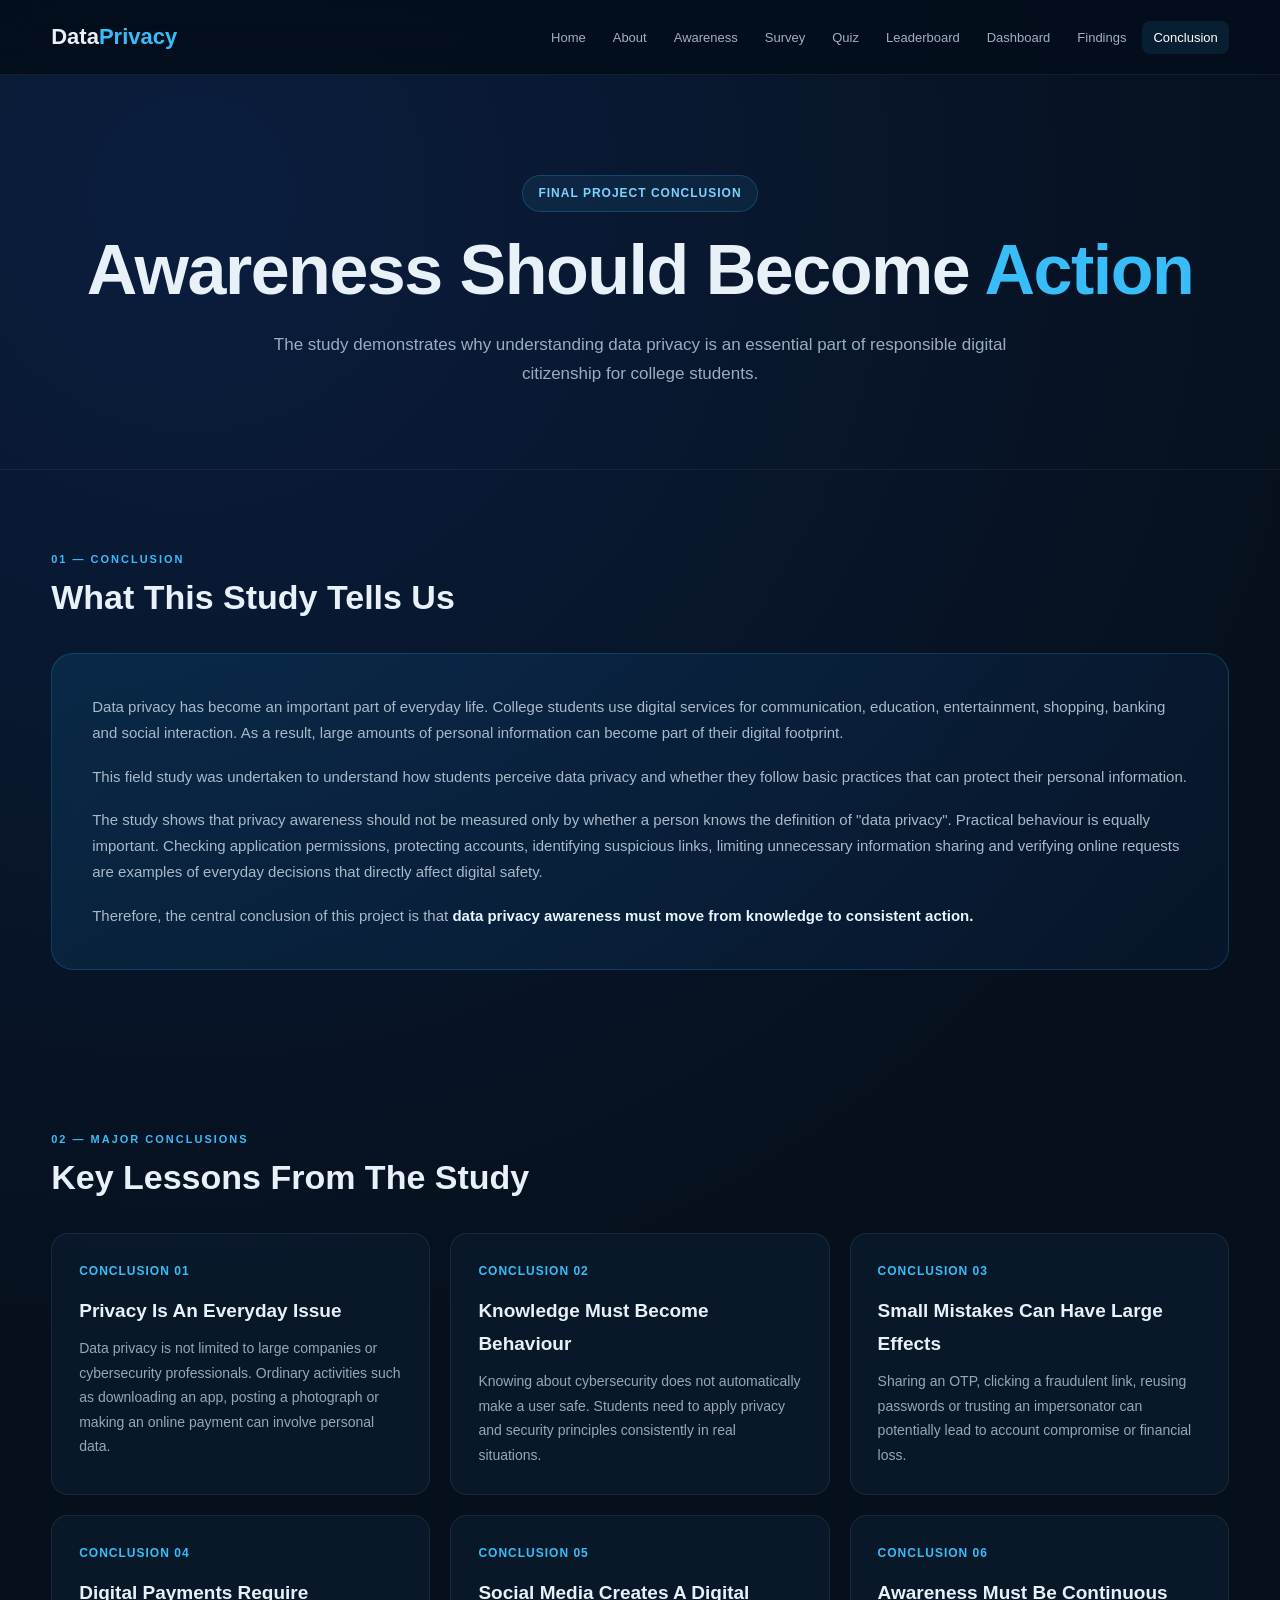
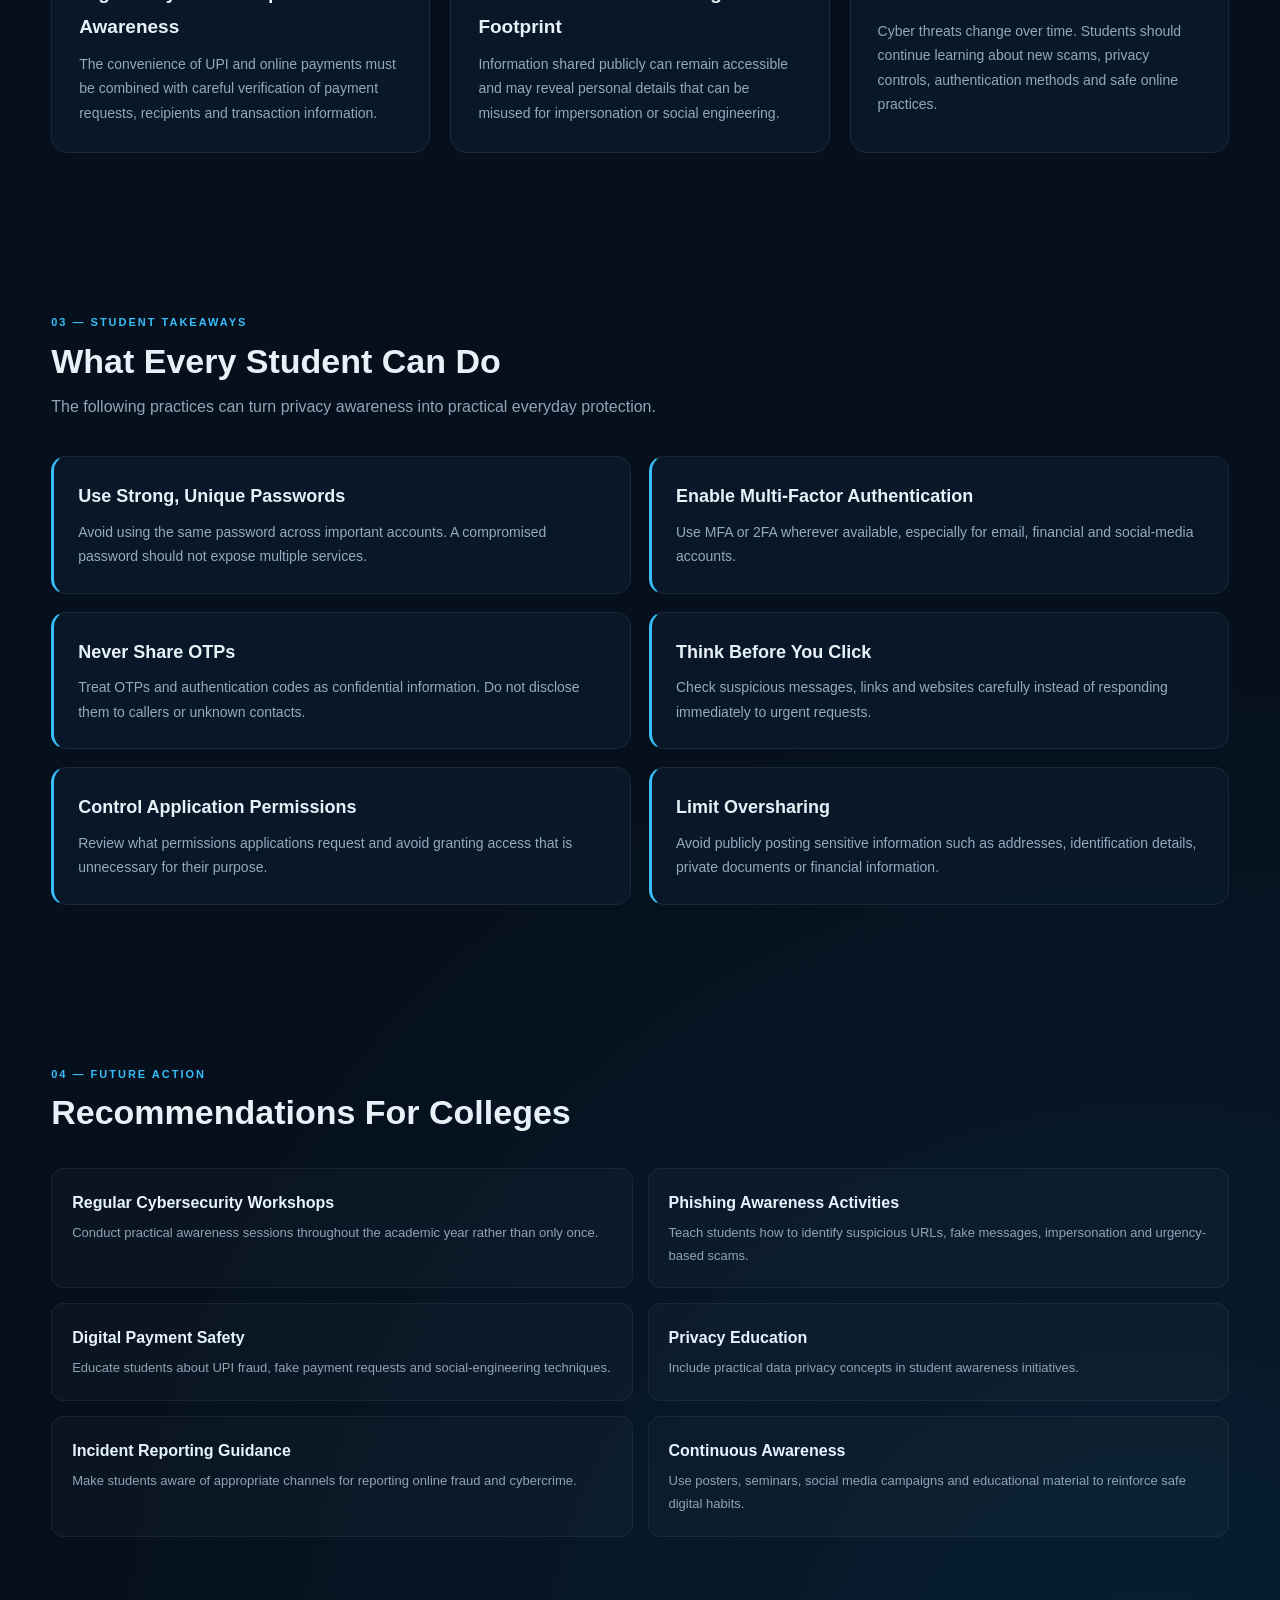
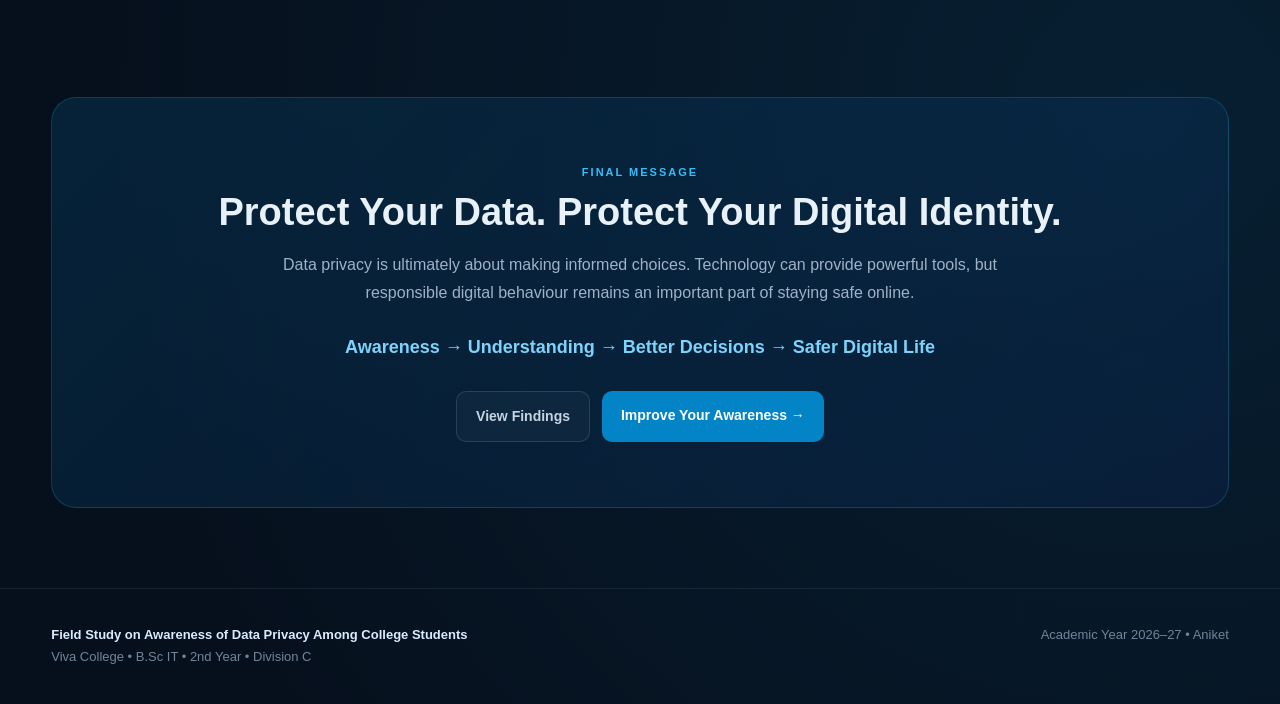
<file: conclusion.html>
<!DOCTYPE html>
<html lang="en">
<head>

  <meta charset="UTF-8">
  <meta name="viewport" content="width=device-width, initial-scale=1.0">

  <title>Conclusion | Data Privacy Awareness Field Study</title>

  <meta name="description"
    content="Conclusion of the Field Study on Awareness of Data Privacy Among College Students at Viva College.">

  <style>

    * {
      margin: 0;
      padding: 0;
      box-sizing: border-box;
    }

    html {
      scroll-behavior: smooth;
    }

    body {
      font-family: Inter, Arial, Helvetica, sans-serif;
      background:
        radial-gradient(circle at 15% 5%, rgba(37,99,235,.16), transparent 30%),
        radial-gradient(circle at 90% 85%, rgba(14,165,233,.10), transparent 30%),
        #06101d;
      color: #e8f0f8;
      line-height: 1.75;
    }

    a {
      text-decoration: none;
      color: inherit;
    }

    .container {
      width: min(1180px,92%);
      margin: auto;
    }

    /* HEADER */

    header {
      position: sticky;
      top: 0;
      z-index: 1000;
      background: rgba(4,14,27,.9);
      backdrop-filter: blur(18px);
      border-bottom: 1px solid rgba(255,255,255,.07);
    }

    .nav {
      min-height: 74px;
      display: flex;
      align-items: center;
      justify-content: space-between;
    }

    .logo {
      font-size: 22px;
      font-weight: 800;
    }

    .logo span {
      color: #38bdf8;
    }

    .nav-links {
      display: flex;
      list-style: none;
      gap: 5px;
    }

    .nav-links a {
      color: #9fb0c2;
      padding: 9px 11px;
      border-radius: 8px;
      font-size: 13px;
    }

    .nav-links a:hover,
    .nav-links a.active {
      color: white;
      background: rgba(56,189,248,.1);
    }

    .menu-btn {
      display: none;
      background: transparent;
      color: white;
      border: 1px solid rgba(255,255,255,.12);
      border-radius: 8px;
      padding: 7px 10px;
      font-size: 19px;
      cursor: pointer;
    }

    /* HERO */

    .hero {
      padding: 100px 0 80px;
      text-align: center;
      border-bottom: 1px solid rgba(255,255,255,.06);
    }

    .badge {
      display: inline-block;
      padding: 7px 15px;
      border-radius: 50px;
      color: #7dd3fc;
      background: rgba(56,189,248,.08);
      border: 1px solid rgba(56,189,248,.22);
      font-size: 12px;
      font-weight: 800;
      letter-spacing: 1px;
      margin-bottom: 22px;
    }

    .hero h1 {
      font-size: clamp(42px,6vw,70px);
      line-height: 1.05;
      letter-spacing: -1.5px;
    }

    .hero h1 span {
      color: #38bdf8;
    }

    .hero p {
      max-width: 800px;
      margin: 22px auto 0;
      color: #9aadc0;
      font-size: 17px;
    }

    /* COMMON */

    section {
      padding: 80px 0;
    }

    .head {
      margin-bottom: 35px;
    }

    .mini {
      color: #38bdf8;
      text-transform: uppercase;
      letter-spacing: 2px;
      font-size: 11px;
      font-weight: 800;
      margin-bottom: 8px;
    }

    h2 {
      font-size: 34px;
      line-height: 1.2;
    }

    .head p {
      max-width: 760px;
      color: #91a4b8;
      margin-top: 12px;
    }

    /* CONCLUSION */

    .conclusion-box {
      padding: 40px;
      border-radius: 22px;
      background:
        linear-gradient(
          135deg,
          rgba(14,165,233,.12),
          rgba(37,99,235,.07)
        );
      border: 1px solid rgba(56,189,248,.2);
    }

    .conclusion-box p {
      color: #a9b9c9;
      margin-bottom: 17px;
      font-size: 15px;
    }

    .conclusion-box p:last-child {
      margin-bottom: 0;
    }

    /* GRID */

    .grid {
      display: grid;
      grid-template-columns: repeat(3,1fr);
      gap: 20px;
    }

    .card {
      background: rgba(10,27,45,.78);
      border: 1px solid rgba(255,255,255,.07);
      border-radius: 17px;
      padding: 27px;
    }

    .card h3 {
      font-size: 19px;
      margin-bottom: 9px;
    }

    .card p {
      color: #94a8bb;
      font-size: 14px;
    }

    .number {
      color: #38bdf8;
      font-size: 12px;
      font-weight: 800;
      letter-spacing: 1px;
      margin-bottom: 12px;
    }

    /* TAKEAWAYS */

    .takeaways {
      display: grid;
      grid-template-columns: repeat(2,1fr);
      gap: 18px;
    }

    .takeaway {
      padding: 24px;
      background: rgba(10,27,45,.75);
      border: 1px solid rgba(255,255,255,.07);
      border-radius: 15px;
      border-left: 3px solid #38bdf8;
    }

    .takeaway h3 {
      margin-bottom: 7px;
      font-size: 18px;
    }

    .takeaway p {
      color: #96aabd;
      font-size: 14px;
    }

    /* ACTION */

    .action-list {
      display: grid;
      grid-template-columns: repeat(2,1fr);
      gap: 15px;
    }

    .action {
      padding: 20px;
      border-radius: 13px;
      background: rgba(255,255,255,.025);
      border: 1px solid rgba(255,255,255,.06);
    }

    .action strong {
      color: #e7f3ff;
    }

    .action p {
      color: #8fa3b7;
      font-size: 13px;
      margin-top: 5px;
    }

    /* FINAL CTA */

    .final {
      text-align: center;
      padding: 65px 30px;
      border-radius: 25px;
      background:
        linear-gradient(
          135deg,
          rgba(2,132,199,.16),
          rgba(30,64,175,.10)
        );
      border: 1px solid rgba(56,189,248,.2);
    }

    .final h2 {
      font-size: 38px;
      margin-bottom: 15px;
    }

    .final p {
      max-width: 780px;
      margin: auto;
      color: #a0b2c5;
    }

    .formula {
      margin-top: 25px;
      font-size: 18px;
      font-weight: 800;
      color: #7dd3fc;
    }

    .btns {
      display: flex;
      justify-content: center;
      gap: 12px;
      flex-wrap: wrap;
      margin-top: 28px;
    }

    .btn {
      padding: 12px 19px;
      border-radius: 10px;
      font-size: 14px;
      font-weight: 700;
    }

    .primary {
      background: #0284c7;
      color: white;
    }

    .secondary {
      border: 1px solid rgba(255,255,255,.12);
      color: #c6d4e2;
      background: rgba(255,255,255,.03);
    }

    /* FOOTER */

    footer {
      border-top: 1px solid rgba(255,255,255,.07);
      padding: 35px 0;
      color: #71859a;
      font-size: 13px;
    }

    .footer-inner {
      display: flex;
      justify-content: space-between;
      gap: 20px;
    }

    /* MOBILE */

    @media(max-width:900px) {

      .menu-btn {
        display: block;
      }

      .nav-links {
        display: none;
        position: absolute;
        left: 4%;
        right: 4%;
        top: 70px;
        flex-direction: column;
        background: #081727;
        border: 1px solid rgba(255,255,255,.08);
        border-radius: 12px;
        padding: 10px;
      }

      .nav-links.show {
        display: flex;
      }

      .nav-links a {
        display: block;
        padding: 12px;
      }

      .grid,
      .takeaways,
      .action-list {
        grid-template-columns: 1fr;
      }

      .footer-inner {
        flex-direction: column;
        text-align: center;
      }

    }

    @media(max-width:600px) {

      .hero {
        padding: 75px 0;
      }

      section {
        padding: 60px 0;
      }

      .conclusion-box {
        padding: 25px;
      }

      h2 {
        font-size: 28px;
      }

      .final h2 {
        font-size: 30px;
      }

    }

  </style>

</head>

<body>


<header>

  <div class="container nav">

    <a href="index.html" class="logo">
      Data<span>Privacy</span>
    </a>

    <button class="menu-btn" id="menuBtn">☰</button>

    <ul class="nav-links" id="navLinks">

      <li><a href="index.html">Home</a></li>
      <li><a href="about.html">About</a></li>
      <li><a href="awareness.html">Awareness</a></li>
      <li><a href="survey.html">Survey</a></li>
      <li><a href="quiz.html">Quiz</a></li>
      <li><a href="leaderboard.html">Leaderboard</a></li>
      <li><a href="dashboard.html">Dashboard</a></li>
      <li><a href="findings.html">Findings</a></li>
      <li><a href="conclusion.html" class="active">Conclusion</a></li>

    </ul>

  </div>

</header>


<!-- HERO -->

<section class="hero">

  <div class="container">

    <div class="badge">
      FINAL PROJECT CONCLUSION
    </div>

    <h1>
      Awareness Should Become
      <span>Action</span>
    </h1>

    <p>
      The study demonstrates why understanding data privacy is an
      essential part of responsible digital citizenship for college
      students.
    </p>

  </div>

</section>


<!-- MAIN CONCLUSION -->

<section>

  <div class="container">

    <div class="head">

      <div class="mini">01 — Conclusion</div>

      <h2>What This Study Tells Us</h2>

    </div>

    <div class="conclusion-box">

      <p style="margin-top:0;">
        Data privacy has become an important part of everyday life.
        College students use digital services for communication,
        education, entertainment, shopping, banking and social
        interaction. As a result, large amounts of personal information
        can become part of their digital footprint.
      </p>

      <p>
        This field study was undertaken to understand how students
        perceive data privacy and whether they follow basic practices
        that can protect their personal information.
      </p>

      <p>
        The study shows that privacy awareness should not be measured only
        by whether a person knows the definition of "data privacy".
        Practical behaviour is equally important. Checking application
        permissions, protecting accounts, identifying suspicious links,
        limiting unnecessary information sharing and verifying online
        requests are examples of everyday decisions that directly affect
        digital safety.
      </p>

      <p>
        Therefore, the central conclusion of this project is that
        <strong style="color:#e7f5ff;">
          data privacy awareness must move from knowledge to consistent
          action.
        </strong>
      </p>

    </div>

  </div>

</section>


<!-- MAJOR CONCLUSIONS -->

<section>

  <div class="container">

    <div class="head">

      <div class="mini">02 — Major Conclusions</div>

      <h2>Key Lessons From The Study</h2>

    </div>

    <div class="grid">

      <div class="card">

        <div class="number">CONCLUSION 01</div>

        <h3>Privacy Is An Everyday Issue</h3>

        <p>
          Data privacy is not limited to large companies or cybersecurity
          professionals. Ordinary activities such as downloading an app,
          posting a photograph or making an online payment can involve
          personal data.
        </p>

      </div>

      <div class="card">

        <div class="number">CONCLUSION 02</div>

        <h3>Knowledge Must Become Behaviour</h3>

        <p>
          Knowing about cybersecurity does not automatically make a user
          safe. Students need to apply privacy and security principles
          consistently in real situations.
        </p>

      </div>

      <div class="card">

        <div class="number">CONCLUSION 03</div>

        <h3>Small Mistakes Can Have Large Effects</h3>

        <p>
          Sharing an OTP, clicking a fraudulent link, reusing passwords or
          trusting an impersonator can potentially lead to account
          compromise or financial loss.
        </p>

      </div>

      <div class="card">

        <div class="number">CONCLUSION 04</div>

        <h3>Digital Payments Require Awareness</h3>

        <p>
          The convenience of UPI and online payments must be combined with
          careful verification of payment requests, recipients and
          transaction information.
        </p>

      </div>

      <div class="card">

        <div class="number">CONCLUSION 05</div>

        <h3>Social Media Creates A Digital Footprint</h3>

        <p>
          Information shared publicly can remain accessible and may reveal
          personal details that can be misused for impersonation or social
          engineering.
        </p>

      </div>

      <div class="card">

        <div class="number">CONCLUSION 06</div>

        <h3>Awareness Must Be Continuous</h3>

        <p>
          Cyber threats change over time. Students should continue learning
          about new scams, privacy controls, authentication methods and
          safe online practices.
        </p>

      </div>

    </div>

  </div>

</section>


<!-- STUDENT TAKEAWAYS -->

<section>

  <div class="container">

    <div class="head">

      <div class="mini">03 — Student Takeaways</div>

      <h2>What Every Student Can Do</h2>

      <p>
        The following practices can turn privacy awareness into practical
        everyday protection.
      </p>

    </div>

    <div class="takeaways">

      <div class="takeaway">

        <h3>Use Strong, Unique Passwords</h3>

        <p>
          Avoid using the same password across important accounts. A
          compromised password should not expose multiple services.
        </p>

      </div>

      <div class="takeaway">

        <h3>Enable Multi-Factor Authentication</h3>

        <p>
          Use MFA or 2FA wherever available, especially for email,
          financial and social-media accounts.
        </p>

      </div>

      <div class="takeaway">

        <h3>Never Share OTPs</h3>

        <p>
          Treat OTPs and authentication codes as confidential information.
          Do not disclose them to callers or unknown contacts.
        </p>

      </div>

      <div class="takeaway">

        <h3>Think Before You Click</h3>

        <p>
          Check suspicious messages, links and websites carefully instead
          of responding immediately to urgent requests.
        </p>

      </div>

      <div class="takeaway">

        <h3>Control Application Permissions</h3>

        <p>
          Review what permissions applications request and avoid granting
          access that is unnecessary for their purpose.
        </p>

      </div>

      <div class="takeaway">

        <h3>Limit Oversharing</h3>

        <p>
          Avoid publicly posting sensitive information such as addresses,
          identification details, private documents or financial
          information.
        </p>

      </div>

    </div>

  </div>

</section>


<!-- COLLEGE RECOMMENDATION -->

<section>

  <div class="container">

    <div class="head">

      <div class="mini">04 — Future Action</div>

      <h2>Recommendations For Colleges</h2>

    </div>

    <div class="action-list">

      <div class="action">

        <strong>Regular Cybersecurity Workshops</strong>

        <p>
          Conduct practical awareness sessions throughout the academic
          year rather than only once.
        </p>

      </div>

      <div class="action">

        <strong>Phishing Awareness Activities</strong>

        <p>
          Teach students how to identify suspicious URLs, fake messages,
          impersonation and urgency-based scams.
        </p>

      </div>

      <div class="action">

        <strong>Digital Payment Safety</strong>

        <p>
          Educate students about UPI fraud, fake payment requests and
          social-engineering techniques.
        </p>

      </div>

      <div class="action">

        <strong>Privacy Education</strong>

        <p>
          Include practical data privacy concepts in student awareness
          initiatives.
        </p>

      </div>

      <div class="action">

        <strong>Incident Reporting Guidance</strong>

        <p>
          Make students aware of appropriate channels for reporting online
          fraud and cybercrime.
        </p>

      </div>

      <div class="action">

        <strong>Continuous Awareness</strong>

        <p>
          Use posters, seminars, social media campaigns and educational
          material to reinforce safe digital habits.
        </p>

      </div>

    </div>

  </div>

</section>


<!-- FINAL MESSAGE -->

<section>

  <div class="container">

    <div class="final">

      <div class="mini">
        FINAL MESSAGE
      </div>

      <h2>
        Protect Your Data. Protect Your Digital Identity.
      </h2>

      <p>
        Data privacy is ultimately about making informed choices.
        Technology can provide powerful tools, but responsible digital
        behaviour remains an important part of staying safe online.
      </p>

      <div class="formula">
        Awareness → Understanding → Better Decisions → Safer Digital Life
      </div>

      <div class="btns">

        <a href="findings.html" class="btn secondary">
          View Findings
        </a>

        <a href="awareness.html" class="btn primary">
          Improve Your Awareness →
        </a>

      </div>

    </div>

  </div>

</section>


<!-- FOOTER -->

<footer>

  <div class="container footer-inner">

    <div>

      <strong style="color:#dbeafe;">
        Field Study on Awareness of Data Privacy Among College Students
      </strong>

      <br>

      Viva College • B.Sc IT • 2nd Year • Division C

    </div>

    <div>

      Academic Year 2026–27 • Aniket

    </div>

  </div>

</footer>


<script>

  const menuBtn = document.getElementById("menuBtn");
  const navLinks = document.getElementById("navLinks");

  menuBtn.addEventListener("click", () => {
    navLinks.classList.toggle("show");
  });

  document.querySelectorAll(".nav-links a").forEach(link => {

    link.addEventListener("click", () => {
      navLinks.classList.remove("show");
    });

  });

</script>

</body>
</html>
</file>
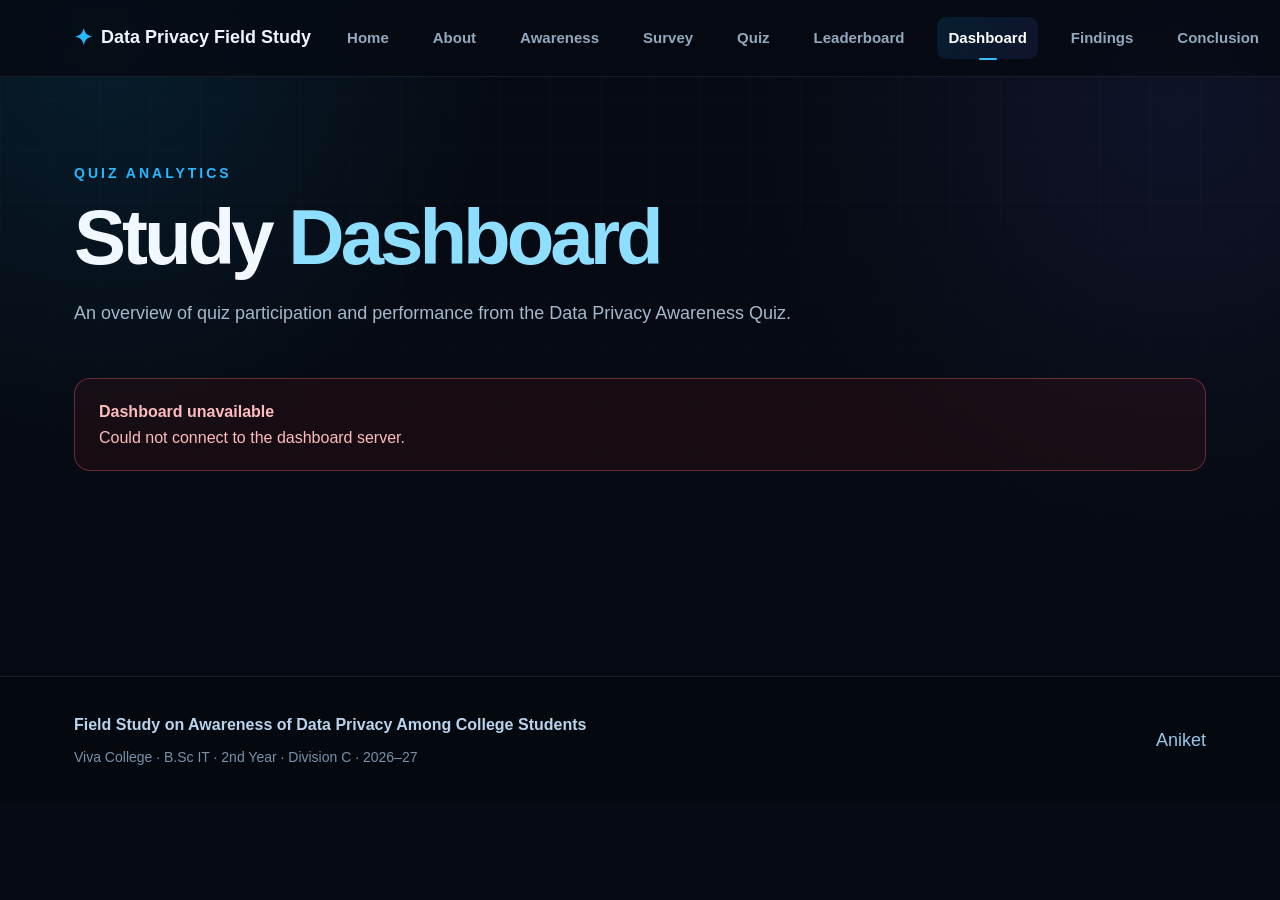
<file: dashboard.html>
<!DOCTYPE html>
<html lang="en">

<head>

    <meta charset="UTF-8">

    <meta
        name="viewport"
        content="width=device-width, initial-scale=1.0"
    >

    <meta
        name="description"
        content="Data Privacy Field Study dashboard showing quiz participation and performance."
    >

    <meta
        name="theme-color"
        content="#07111f"
    >

    <title>
        Dashboard | Data Privacy Field Study
    </title>


    <!-- ==================================================
         MAIN WEBSITE CSS
         ================================================== -->

    <link
        rel="stylesheet"
        href="css/style.css?v=20"
    >


    <!-- ==================================================
         DASHBOARD CSS
         ================================================== -->

    <style>

        /* =================================================
           RESET
           ================================================= */

        * {
            box-sizing: border-box;
        }


        html {
            scroll-behavior: smooth;
        }


        body {
            margin: 0;
            padding: 0;
            overflow-x: hidden;
        }


        /* =================================================
           HEADER
           ================================================= */

        .site-header {
            width: 100%;
            position: relative;
            z-index: 1000;
        }


        .site-header .container {
            width: 100%;
            max-width: 1180px;
            margin: 0 auto;
            padding: 0 24px;
        }


        .navbar {
            min-height: 76px;

            display: flex;
            align-items: center;
            justify-content: space-between;

            gap: 25px;
        }


        .brand {
            display: flex;
            align-items: center;
            gap: 9px;

            text-decoration: none;
            white-space: nowrap;

            font-size: 18px;
            font-weight: 800;
        }


        .brand-icon {
            color: #29b9ff;
            font-size: 22px;
        }


        .nav-links {
            display: flex;
            align-items: center;
            gap: 22px;
            margin-left: auto;
        }


        .nav-links a {
            color: #91a9bf;
            text-decoration: none;
            font-size: 15px;
            white-space: nowrap;

            transition:
                color .2s ease;
        }


        .nav-links a:hover {
            color: #29b9ff;
        }


        .nav-links a.active {
            color: #ffffff;
            font-weight: 700;
        }


        .menu-toggle {
            display: none;

            border: 0;
            background: transparent;

            color: #ffffff;

            font-size: 25px;
            cursor: pointer;
        }


        /* =================================================
           MAIN
           ================================================= */

        .dashboard-section {
            width: 100%;

            padding:
                85px 0
                100px;
        }


        .dashboard-container {
            width: 100%;
            max-width: 1180px;

            margin: 0 auto;

            padding:
                0 24px;
        }


        /* =================================================
           HERO
           ================================================= */

        .dashboard-hero {
            max-width: 800px;

            margin-bottom: 50px;
        }


        .dashboard-kicker {
            color: #27b8ff;

            font-size: 14px;
            font-weight: 850;

            letter-spacing: 3px;

            text-transform: uppercase;

            margin-bottom: 14px;
        }


        .dashboard-title {
            margin: 0 0 22px;

            color: #f2f8ff;

            font-size:
                clamp(48px, 7vw, 78px);

            line-height: .98;

            font-weight: 900;

            letter-spacing: -4px;
        }


        .dashboard-title span {
            color: #8edfff;
        }


        .dashboard-description {
            margin: 0;

            max-width: 760px;

            color: #a4b9cc;

            font-size: 18px;

            line-height: 1.7;
        }


        /* =================================================
           LOADING
           ================================================= */

        .dashboard-loading {

            display: flex;

            align-items: center;
            justify-content: center;

            gap: 12px;

            min-height: 300px;

            color: #9db4c8;

            font-size: 16px;
        }


        .spinner {

            width: 30px;
            height: 30px;

            border:
                3px solid
                rgba(255,255,255,.1);

            border-top-color:
                #29b9ff;

            border-radius: 50%;

            animation:
                dashboardSpin .8s linear infinite;
        }


        @keyframes dashboardSpin {

            to {
                transform: rotate(360deg);
            }

        }


        /* =================================================
           ERROR
           ================================================= */

        .dashboard-error {

            display: none;

            padding: 20px 24px;

            margin-bottom: 25px;

            border:
                1px solid
                rgba(255,100,100,.35);

            border-radius: 16px;

            background:
                rgba(120,30,30,.15);

            color: #ffbcbc;

            line-height: 1.6;
        }


        /* =================================================
           STAT CARDS
           ================================================= */

        .stats-grid {

            display: grid;

            grid-template-columns:
                repeat(4, 1fr);

            gap: 18px;

            margin-bottom: 25px;
        }


        .stat-card {

            padding: 25px;

            border:
                1px solid
                rgba(89,181,255,.15);

            border-radius: 20px;

            background:
                linear-gradient(
                    145deg,
                    rgba(15,34,57,.95),
                    rgba(8,21,37,.95)
                );

            min-height: 140px;
        }


        .stat-label {

            display: block;

            margin-bottom: 12px;

            color: #7794ad;

            font-size: 12px;

            font-weight: 850;

            letter-spacing: 1.4px;

            text-transform: uppercase;
        }


        .stat-value {

            display: block;

            color: #f0f7ff;

            font-size: 34px;

            font-weight: 900;

            line-height: 1;
        }


        .stat-sub {

            display: block;

            margin-top: 12px;

            color: #6e879e;

            font-size: 13px;
        }


        /* =================================================
           CONTENT GRID
           ================================================= */

        .dashboard-grid {

            display: grid;

            grid-template-columns:
                1fr 1fr;

            gap: 20px;

            margin-bottom: 20px;
        }


        .dashboard-card {

            padding: 28px;

            border:
                1px solid
                rgba(89,181,255,.15);

            border-radius: 22px;

            background:
                linear-gradient(
                    145deg,
                    rgba(15,34,57,.94),
                    rgba(8,21,37,.94)
                );
        }


        .dashboard-card.full {

            grid-column:
                1 / -1;
        }


        .card-title {

            margin: 0 0 7px;

            color: #eef7ff;

            font-size: 20px;

            font-weight: 850;
        }


        .card-description {

            margin: 0 0 25px;

            color: #7892a9;

            font-size: 14px;

            line-height: 1.6;
        }


        /* =================================================
           SCORE DISTRIBUTION
           ================================================= */

        .distribution-row {

            display: grid;

            grid-template-columns:
                90px 1fr 45px;

            align-items: center;

            gap: 14px;

            margin-bottom: 18px;
        }


        .distribution-row:last-child {
            margin-bottom: 0;
        }


        .distribution-label {

            color: #a7bfd3;

            font-size: 13px;

            font-weight: 700;
        }


        .distribution-bar {

            height: 12px;

            overflow: hidden;

            border-radius: 20px;

            background:
                rgba(255,255,255,.07);
        }


        .distribution-fill {

            height: 100%;

            border-radius: 20px;

            background:
                linear-gradient(
                    90deg,
                    #1f9fe0,
                    #54d5ff
                );

            transition:
                width .5s ease;
        }


        .distribution-count {

            color: #d9efff;

            font-weight: 800;

            text-align: right;
        }


        /* =================================================
           PERFORMANCE
           ================================================= */

        .performance-list {

            display: flex;

            flex-direction: column;

            gap: 12px;
        }


        .performance-item {

            display: flex;

            align-items: center;

            justify-content: space-between;

            padding:
                15px 17px;

            border:
                1px solid
                rgba(255,255,255,.05);

            border-radius: 12px;

            background:
                rgba(255,255,255,.025);
        }


        .performance-item span {

            color: #a5bdd0;

            font-size: 14px;

            font-weight: 650;
        }


        .performance-item strong {

            color: #35c2ff;

            font-size: 18px;
        }


        /* =================================================
           TOP PERFORMERS
           ================================================= */

        .top-performers {

            display: flex;

            flex-direction: column;

            gap: 10px;
        }


        .performer {

            display: grid;

            grid-template-columns:
                55px 1fr auto;

            align-items: center;

            gap: 15px;

            padding:
                16px 18px;

            border:
                1px solid
                rgba(255,255,255,.05);

            border-radius: 14px;

            background:
                rgba(255,255,255,.025);
        }


        .performer-rank {

            color: #8fb3cc;

            font-weight: 900;
        }


        .performer-name {

            color: #eef7ff;

            font-weight: 750;

            overflow: hidden;

            white-space: nowrap;

            text-overflow: ellipsis;
        }


        .performer-score {

            color: #35c2ff;

            font-weight: 900;
        }


        /* =================================================
           EMPTY
           ================================================= */

        .empty-state {

            padding: 50px 20px;

            text-align: center;

            color: #849db4;
        }


        .empty-state-icon {

            font-size: 40px;

            margin-bottom: 12px;
        }


        .empty-state h3 {

            margin: 0 0 8px;

            color: #e8f3fc;
        }


        .empty-state p {

            margin: 0;

            line-height: 1.6;
        }


        /* =================================================
           FOOTER
           ================================================= */

        .site-footer .container {

            width: 100%;
            max-width: 1180px;

            margin: 0 auto;

            padding:
                35px 24px;
        }


        .footer-content {

            display: flex;

            align-items: center;

            justify-content: space-between;

            gap: 30px;
        }


        .footer-content strong {

            color: #b9d4ec;
        }


        .footer-content p {

            margin: 7px 0 0;

            color: #7892aa;

            font-size: 14px;
        }


        .footer-name {

            color: #94c9eb;

            font-size: 18px;
        }


        /* =================================================
           TABLET
           ================================================= */

        @media (max-width: 950px) {

            .nav-links {
                gap: 15px;
            }


            .nav-links a {
                font-size: 13px;
            }


            .stats-grid {

                grid-template-columns:
                    repeat(2, 1fr);

            }

        }


        /* =================================================
           MOBILE
           ================================================= */

        @media (max-width: 800px) {

            .navbar {
                min-height: 70px;
            }


            .menu-toggle {
                display: block;
            }


            .nav-links {

                display: none;

                position: absolute;

                top: 70px;

                left: 18px;
                right: 18px;

                padding: 12px;

                flex-direction: column;

                align-items: stretch;

                gap: 3px;

                border:
                    1px solid
                    rgba(89,181,255,.18);

                border-radius: 16px;

                background:
                    #09192b;

                box-shadow:
                    0 25px 60px
                    rgba(0,0,0,.4);
            }


            .nav-links.mobile-open {
                display: flex;
            }


            .nav-links a {

                padding:
                    12px 14px;

                border-radius: 9px;
            }


            .dashboard-grid {

                grid-template-columns:
                    1fr;

            }


            .dashboard-card.full {

                grid-column:
                    auto;

            }

        }


        /* =================================================
           SMALL MOBILE
           ================================================= */

        @media (max-width: 550px) {

            .dashboard-section {

                padding:
                    55px 0
                    70px;
            }


            .dashboard-container {

                padding:
                    0 16px;
            }


            .dashboard-title {

                font-size: 48px;

                letter-spacing: -2.5px;
            }


            .dashboard-description {

                font-size: 15px;
            }


            .stats-grid {

                grid-template-columns:
                    1fr;

            }


            .dashboard-card {

                padding: 20px;

                border-radius: 18px;
            }


            .distribution-row {

                grid-template-columns:
                    75px 1fr 35px;

                gap: 9px;
            }


            .footer-content {

                flex-direction: column;

                align-items: flex-start;
            }

        }

    </style>

</head>


<body>


<!-- =====================================================
     HEADER
     ===================================================== -->

<header class="site-header">

    <div class="container">

        <nav class="navbar">


            <a
                href="index.html"
                class="brand"
            >

                <span class="brand-icon">
                    ✦
                </span>

                <span>
                    Data Privacy Field Study
                </span>

            </a>


            <div
                class="nav-links"
                id="mainNavigation"
            >

                <a href="index.html">
                    Home
                </a>

                <a href="about.html">
                    About
                </a>

                <a href="awareness.html">
                    Awareness
                </a>

                <a href="survey.html">
                    Survey
                </a>

                <a href="quiz.html">
                    Quiz
                </a>

                <a href="leaderboard.html">
                    Leaderboard
                </a>

                <a
                    href="dashboard.html"
                    class="active"
                >
                    Dashboard
                </a>

                <a href="findings.html">
                    Findings
                </a>

                <a href="conclusion.html">
                    Conclusion
                </a>

            </div>


            <button
                type="button"
                class="menu-toggle"
                id="menuToggle"
                aria-label="Open navigation"
            >
                ☰
            </button>

        </nav>

    </div>

</header>



<!-- =====================================================
     MAIN
     ===================================================== -->

<main>


<section
    class="dashboard-section"
>

<div
    class="dashboard-container"
>


    <!-- ================================================
         HERO
         ================================================ -->

    <div
        class="dashboard-hero"
    >

        <div
            class="dashboard-kicker"
        >
            Quiz Analytics
        </div>


        <h1
            class="dashboard-title"
        >
            Study <span>Dashboard</span>
        </h1>


        <p
            class="dashboard-description"
        >
            An overview of quiz participation and
            performance from the Data Privacy Awareness
            Quiz.
        </p>

    </div>



    <!-- ================================================
         ERROR
         ================================================ -->

    <div
        class="dashboard-error"
        id="dashboardError"
    ></div>



    <!-- ================================================
         LOADING
         ================================================ -->

    <div
        id="dashboardLoading"
        class="dashboard-loading"
    >

        <div class="spinner"></div>

        <span>
            Loading dashboard data...
        </span>

    </div>



    <!-- ================================================
         ACTUAL DASHBOARD
         ================================================ -->

    <div
        id="dashboardContent"
        style="display:none;"
    >


        <!-- ============================================
             STAT CARDS
             ============================================ -->

        <div
            class="stats-grid"
        >


            <div
                class="stat-card"
            >

                <span
                    class="stat-label"
                >
                    Participants
                </span>

                <span
                    class="stat-value"
                    id="totalParticipants"
                >
                    0
                </span>

                <span
                    class="stat-sub"
                >
                    Quiz attempts
                </span>

            </div>



            <div
                class="stat-card"
            >

                <span
                    class="stat-label"
                >
                    Average Score
                </span>

                <span
                    class="stat-value"
                    id="averageScore"
                >
                    0%
                </span>

                <span
                    class="stat-sub"
                >
                    Across all attempts
                </span>

            </div>



            <div
                class="stat-card"
            >

                <span
                    class="stat-label"
                >
                    Highest Score
                </span>

                <span
                    class="stat-value"
                    id="highestScore"
                >
                    0%
                </span>

                <span
                    class="stat-sub"
                >
                    Best performance
                </span>

            </div>



            <div
                class="stat-card"
            >

                <span
                    class="stat-label"
                >
                    Average Time
                </span>

                <span
                    class="stat-value"
                    id="averageTime"
                >
                    0s
                </span>

                <span
                    class="stat-sub"
                >
                    Quiz completion
                </span>

            </div>


        </div>



        <!-- ============================================
             TWO COLUMN
             ============================================ -->

        <div
            class="dashboard-grid"
        >


            <!-- SCORE DISTRIBUTION -->

            <div
                class="dashboard-card"
            >

                <h2
                    class="card-title"
                >
                    Score Distribution
                </h2>

                <p
                    class="card-description"
                >
                    Number of participants within
                    each score range.
                </p>


                <div
                    id="scoreDistribution"
                ></div>

            </div>



            <!-- PERFORMANCE -->

            <div
                class="dashboard-card"
            >

                <h2
                    class="card-title"
                >
                    Performance Overview
                </h2>

                <p
                    class="card-description"
                >
                    Participants grouped according
                    to their quiz performance.
                </p>


                <div
                    class="performance-list"
                    id="performanceDistribution"
                ></div>

            </div>


            <!-- ========================================
                 TOP PERFORMERS
                 ======================================== -->

            <div
                class="dashboard-card full"
            >

                <h2
                    class="card-title"
                >
                    Top Performers
                </h2>

                <p
                    class="card-description"
                >
                    Highest-scoring quiz participants.
                </p>


                <div
                    class="top-performers"
                    id="topPerformers"
                ></div>

            </div>


        </div>


    </div>


</div>

</section>


</main>



<!-- =====================================================
     FOOTER
     ===================================================== -->

<footer class="site-footer">

    <div class="container">

        <div
            class="footer-content"
        >

            <div>

                <strong>
                    Field Study on Awareness of
                    Data Privacy Among College Students
                </strong>

                <p>
                    Viva College · B.Sc IT ·
                    2nd Year · Division C ·
                    2026–27
                </p>

            </div>


            <div
                class="footer-name"
            >
                Aniket
            </div>

        </div>

    </div>

</footer>



<!-- =====================================================
     DASHBOARD JAVASCRIPT
     ===================================================== -->

<script>

"use strict";


/* =====================================================
   CONFIGURATION
   ===================================================== */

const BACKEND_URL =
    "https://script.google.com/macros/s/AKfycbz2qTZQR7u8eZJUb_Ac9Ytnr-9nAoItyDIP7HjS-onbHgcDcYw2XzF6onGnJEmiO4yQcg/exec";


/* =====================================================
   START
   ===================================================== */

document.addEventListener(
    "DOMContentLoaded",
    function () {

        setupMobileMenu();

        loadDashboard();

    }
);


/* =====================================================
   MOBILE MENU
   ===================================================== */

function setupMobileMenu() {

    const button =
        document.getElementById(
            "menuToggle"
        );


    const navigation =
        document.getElementById(
            "mainNavigation"
        );


    if (
        !button ||
        !navigation
    ) {
        return;
    }


    button.addEventListener(
        "click",
        function () {

            navigation.classList.toggle(
                "mobile-open"
            );

        }
    );


    navigation
        .querySelectorAll("a")
        .forEach(
            function (link) {

                link.addEventListener(
                    "click",
                    function () {

                        navigation.classList.remove(
                            "mobile-open"
                        );

                    }
                );

            }
        );
}


/* =====================================================
   LOAD DASHBOARD
   ===================================================== */

function loadDashboard() {

    const callbackName =
        "dashboardData_" +
        Date.now();


    const script =
        document.createElement(
            "script"
        );


    let finished =
        false;


    window[callbackName] =
        function (data) {

            if (finished) {
                return;
            }


            finished = true;


            console.log(
                "Dashboard API response:",
                data
            );


            if (
                !data ||
                data.success !== true
            ) {

                showError(
                    "Dashboard data could not be loaded."
                );

                cleanup();

                return;
            }


            /*
             * The Apps Script backend returns
             * leaderboard.
             */

            const players =
                Array.isArray(
                    data.leaderboard
                )
                    ? data.leaderboard
                    : [];


            buildDashboard(
                players
            );


            cleanup();

        };


    script.src =
        BACKEND_URL +
        "?action=leaderboard" +
        "&callback=" +
        callbackName +
        "&t=" +
        Date.now();


    script.async = true;


    script.onerror =
        function () {

            if (finished) {
                return;
            }


            finished = true;


            showError(
                "Could not connect to the dashboard server."
            );


            cleanup();

        };


    document.body.appendChild(
        script
    );


    /*
     * Timeout
     */

    setTimeout(
        function () {

            if (finished) {
                return;
            }


            finished = true;


            showError(
                "Dashboard request timed out. Please refresh the page."
            );


            cleanup();

        },
        15000
    );


    function cleanup() {

        delete window[
            callbackName
        ];


        if (
            script.parentNode
        ) {

            script.parentNode.removeChild(
                script
            );

        }

    }

}


/* =====================================================
   BUILD DASHBOARD
   ===================================================== */

function buildDashboard(
    players
) {

    const loading =
        document.getElementById(
            "dashboardLoading"
        );


    const content =
        document.getElementById(
            "dashboardContent"
        );


    if (loading) {
        loading.style.display = "none";
    }


    if (content) {
        content.style.display = "block";
    }


    /*
     * No participants
     */

    if (
        !players ||
        players.length === 0
    ) {

        showEmptyDashboard();

        return;
    }


    /*
     * Normalize values
     */

    const cleanPlayers =
        players.map(
            function (player) {

                const score =
                    Number(
                        player.score
                    ) || 0;


                const total =
                    Number(
                        player.total
                    ) || 10;


                let percentage =
                    Number(
                        player.percentage
                    );


                if (
                    !isFinite(
                        percentage
                    )
                ) {

                    percentage =
                        (
                            score /
                            total
                        ) * 100;

                }


                const time =
                    Number(
                        player.time
                    ) || 0;


                return {

                    name:
                        player.name ||
                        "Anonymous",

                    score:
                        score,

                    total:
                        total,

                    percentage:
                        Math.max(
                            0,
                            Math.min(
                                100,
                                percentage
                            )
                        ),

                    time:
                        Math.max(
                            0,
                            time
                        )

                };

            }
        );


    /*
     * STATISTICS
     */

    const scores =
        cleanPlayers.map(
            function (p) {
                return p.percentage;
            }
        );


    const times =
        cleanPlayers.map(
            function (p) {
                return p.time;
            }
        );


    const averageScore =
        scores.reduce(
            function (
                sum,
                value
            ) {

                return (
                    sum + value
                );

            },
            0
        ) /
        scores.length;


    const highestScore =
        Math.max(
            ...scores
        );


    const averageTime =
        times.reduce(
            function (
                sum,
                value
            ) {

                return (
                    sum + value
                );

            },
            0
        ) /
        times.length;


    setText(
        "totalParticipants",
        cleanPlayers.length
    );


    setText(
        "averageScore",
        Math.round(
            averageScore
        ) + "%"
    );


    setText(
        "highestScore",
        Math.round(
            highestScore
        ) + "%"
    );


    setText(
        "averageTime",
        formatTime(
            averageTime
        )
    );


    /*
     * CHARTS
     */

    buildScoreDistribution(
        scores
    );


    buildPerformanceDistribution(
        scores
    );


    buildTopPerformers(
        cleanPlayers
    );

}


/* =====================================================
   SCORE DISTRIBUTION
   ===================================================== */

function buildScoreDistribution(
    scores
) {

    const ranges = {

        "0–20%": 0,

        "21–40%": 0,

        "41–60%": 0,

        "61–80%": 0,

        "81–100%": 0

    };


    scores.forEach(
        function (score) {

            if (
                score <= 20
            ) {

                ranges["0–20%"]++;

            }

            else if (
                score <= 40
            ) {

                ranges["21–40%"]++;

            }

            else if (
                score <= 60
            ) {

                ranges["41–60%"]++;

            }

            else if (
                score <= 80
            ) {

                ranges["61–80%"]++;

            }

            else {

                ranges["81–100%"]++;

            }

        }
    );


    const container =
        document.getElementById(
            "scoreDistribution"
        );


    if (!container) {
        return;
    }


    const maximum =
        Math.max(
            ...Object.values(
                ranges
            ),
            1
        );


    let html = "";


    Object.keys(
        ranges
    ).forEach(
        function (label) {

            const count =
                ranges[label];


            const width =
                Math.max(
                    3,
                    (
                        count /
                        maximum
                    ) * 100
                );


            html += `

                <div
                    class="distribution-row"
                >

                    <div
                        class="distribution-label"
                    >
                        ${label}
                    </div>

                    <div
                        class="distribution-bar"
                    >

                        <div
                            class="distribution-fill"
                            style="width:${width}%"
                        ></div>

                    </div>

                    <div
                        class="distribution-count"
                    >
                        ${count}
                    </div>

                </div>

            `;

        }
    );


    container.innerHTML =
        html;

}


/* =====================================================
   PERFORMANCE
   ===================================================== */

function buildPerformanceDistribution(
    scores
) {

    const categories = {

        "Excellent · 80–100%": 0,

        "Good · 60–79%": 0,

        "Average · 40–59%": 0,

        "Needs Improvement · 0–39%": 0

    };


    scores.forEach(
        function (score) {

            if (
                score >= 80
            ) {

                categories[
                    "Excellent · 80–100%"
                ]++;

            }

            else if (
                score >= 60
            ) {

                categories[
                    "Good · 60–79%"
                ]++;

            }

            else if (
                score >= 40
            ) {

                categories[
                    "Average · 40–59%"
                ]++;

            }

            else {

                categories[
                    "Needs Improvement · 0–39%"
                ]++;

            }

        }
    );


    const container =
        document.getElementById(
            "performanceDistribution"
        );


    if (!container) {
        return;
    }


    let html = "";


    Object.keys(
        categories
    ).forEach(
        function (category) {

            html += `

                <div
                    class="performance-item"
                >

                    <span>
                        ${category}
                    </span>

                    <strong>
                        ${categories[category]}
                    </strong>

                </div>

            `;

        }
    );


    container.innerHTML =
        html;

}


/* =====================================================
   TOP PERFORMERS
   ===================================================== */

function buildTopPerformers(
    players
) {

    const container =
        document.getElementById(
            "topPerformers"
        );


    if (!container) {
        return;
    }


    const sorted =
        [...players].sort(
            function (
                a,
                b
            ) {

                if (
                    b.percentage !==
                    a.percentage
                ) {

                    return (
                        b.percentage -
                        a.percentage
                    );

                }


                return (
                    a.time -
                    b.time
                );

            }
        );


    const top =
        sorted.slice(
            0,
            5
        );


    let html = "";


    top.forEach(
        function (
            player,
            index
        ) {

            html += `

                <div
                    class="performer"
                >

                    <div
                        class="performer-rank"
                    >
                        #${index + 1}
                    </div>

                    <div
                        class="performer-name"
                    >
                        ${escapeHTML(
                            player.name
                        )}
                    </div>

                    <div
                        class="performer-score"
                    >
                        ${Math.round(
                            player.percentage
                        )}%
                    </div>

                </div>

            `;

        }
    );


    container.innerHTML =
        html;

}


/* =====================================================
   EMPTY DASHBOARD
   ===================================================== */

function showEmptyDashboard() {

    setText(
        "totalParticipants",
        "0"
    );


    setText(
        "averageScore",
        "0%"
    );


    setText(
        "highestScore",
        "0%"
    );


    setText(
        "averageTime",
        "0s"
    );


    document.getElementById(
        "scoreDistribution"
    ).innerHTML = `

        <div class="empty-state">

            <div
                class="empty-state-icon"
            >
                📊
            </div>

            <h3>
                No quiz data yet
            </h3>

            <p>
                Quiz participants will appear
                here after completing the quiz.
            </p>

        </div>

    `;


    document.getElementById(
        "performanceDistribution"
    ).innerHTML = `

        <div class="empty-state">

            No performance data available.

        </div>

    `;


    document.getElementById(
        "topPerformers"
    ).innerHTML = `

        <div class="empty-state">

            No participants yet.

        </div>

    `;

}


/* =====================================================
   ERROR
   ===================================================== */

function showError(
    message
) {

    const loading =
        document.getElementById(
            "dashboardLoading"
        );


    const content =
        document.getElementById(
            "dashboardContent"
        );


    const error =
        document.getElementById(
            "dashboardError"
        );


    if (loading) {
        loading.style.display = "none";
    }


    if (content) {
        content.style.display = "none";
    }


    if (error) {

        error.style.display =
            "block";

        error.innerHTML = `
            <strong>
                Dashboard unavailable
            </strong>
            <br>
            ${escapeHTML(message)}
        `;

    }

}


/* =====================================================
   SET TEXT
   ===================================================== */

function setText(
    id,
    value
) {

    const element =
        document.getElementById(
            id
        );


    if (element) {

        element.textContent =
            value;

    }

}


/* =====================================================
   FORMAT TIME
   ===================================================== */

function formatTime(
    seconds
) {

    seconds =
        Math.round(
            Number(seconds) || 0
        );


    if (
        seconds < 60
    ) {

        return (
            seconds +
            "s"
        );

    }


    const minutes =
        Math.floor(
            seconds / 60
        );


    const remaining =
        seconds % 60;


    return (
        minutes +
        "m " +
        String(
            remaining
        ).padStart(
            2,
            "0"
        ) +
        "s"
    );

}


/* =====================================================
   ESCAPE HTML
   ===================================================== */

function escapeHTML(
    value
) {

    return String(value)

        .replace(
            /&/g,
            "&amp;"
        )

        .replace(
            /</g,
            "&lt;"
        )

        .replace(
            />/g,
            "&gt;"
        )

        .replace(
            /"/g,
            "&quot;"
        )

        .replace(
            /'/g,
            "&#039;"
        );

}

</script>


</body>

</html>
</file>
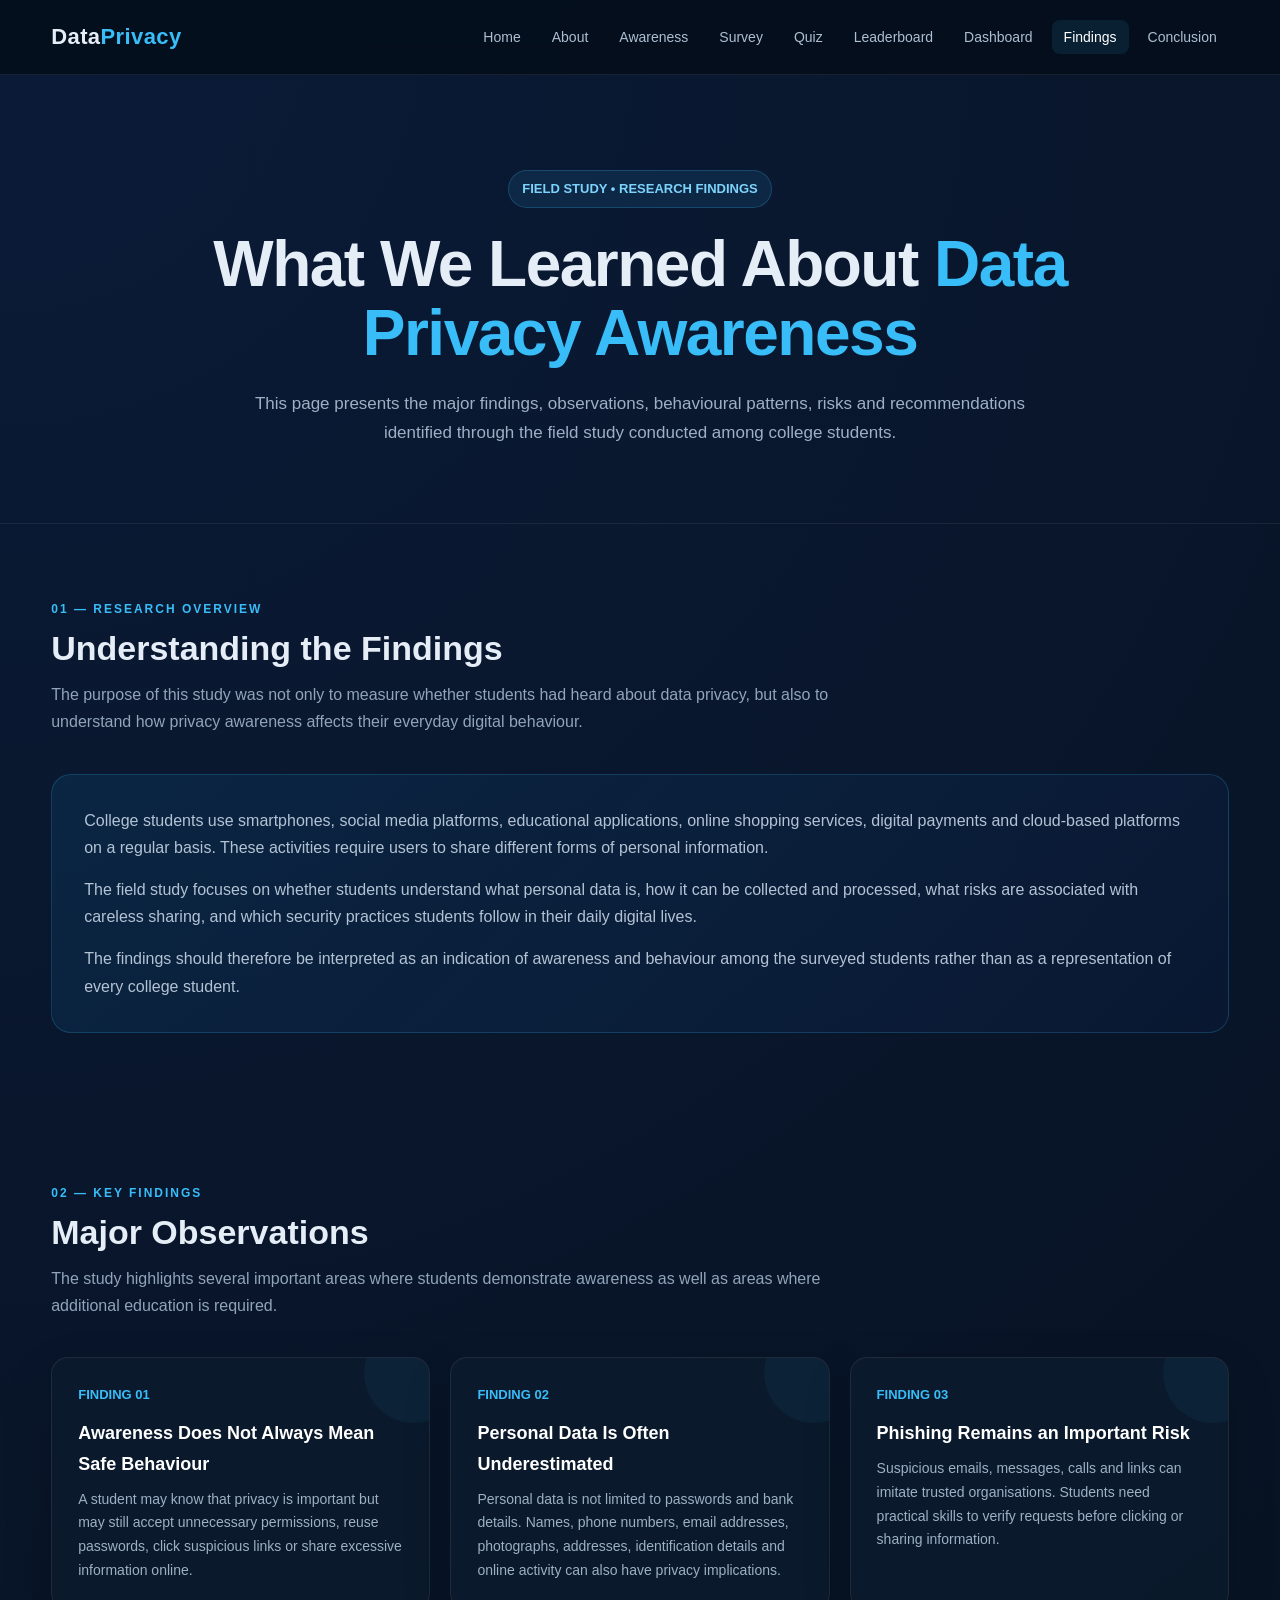
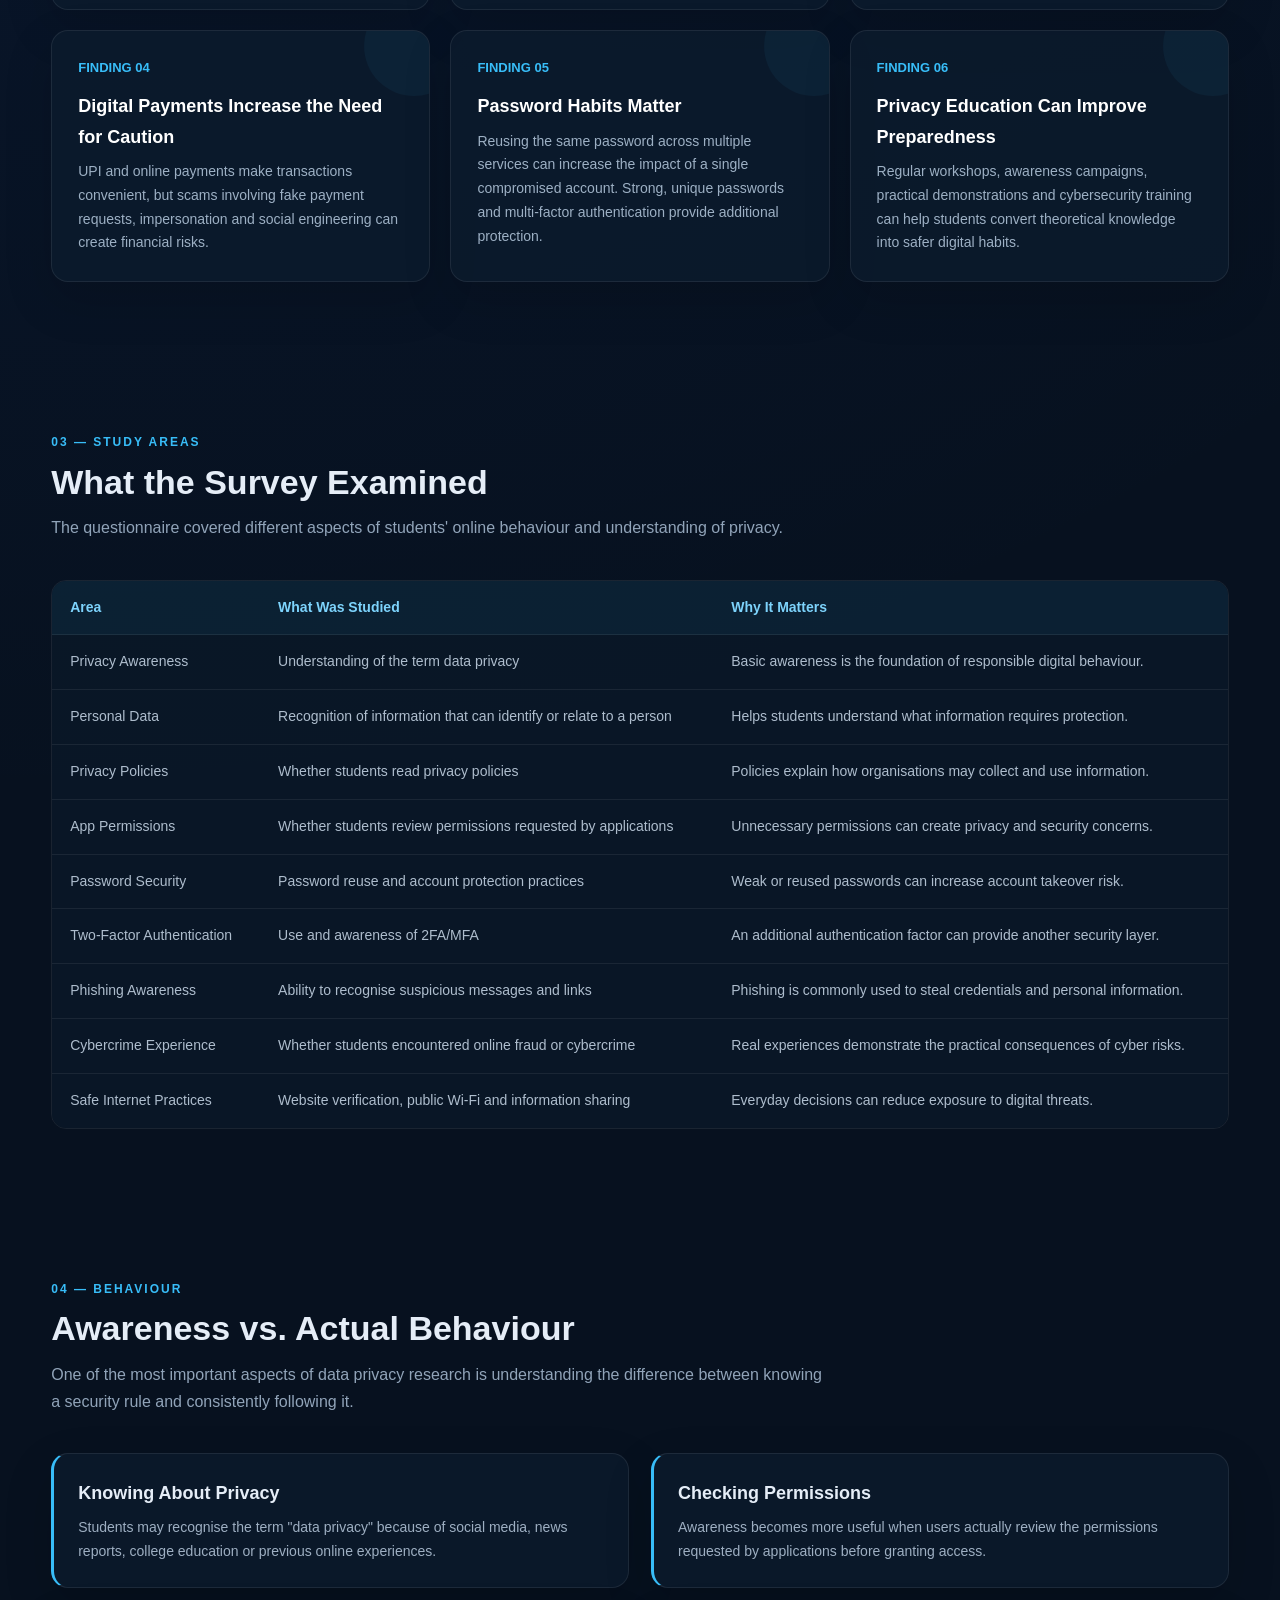
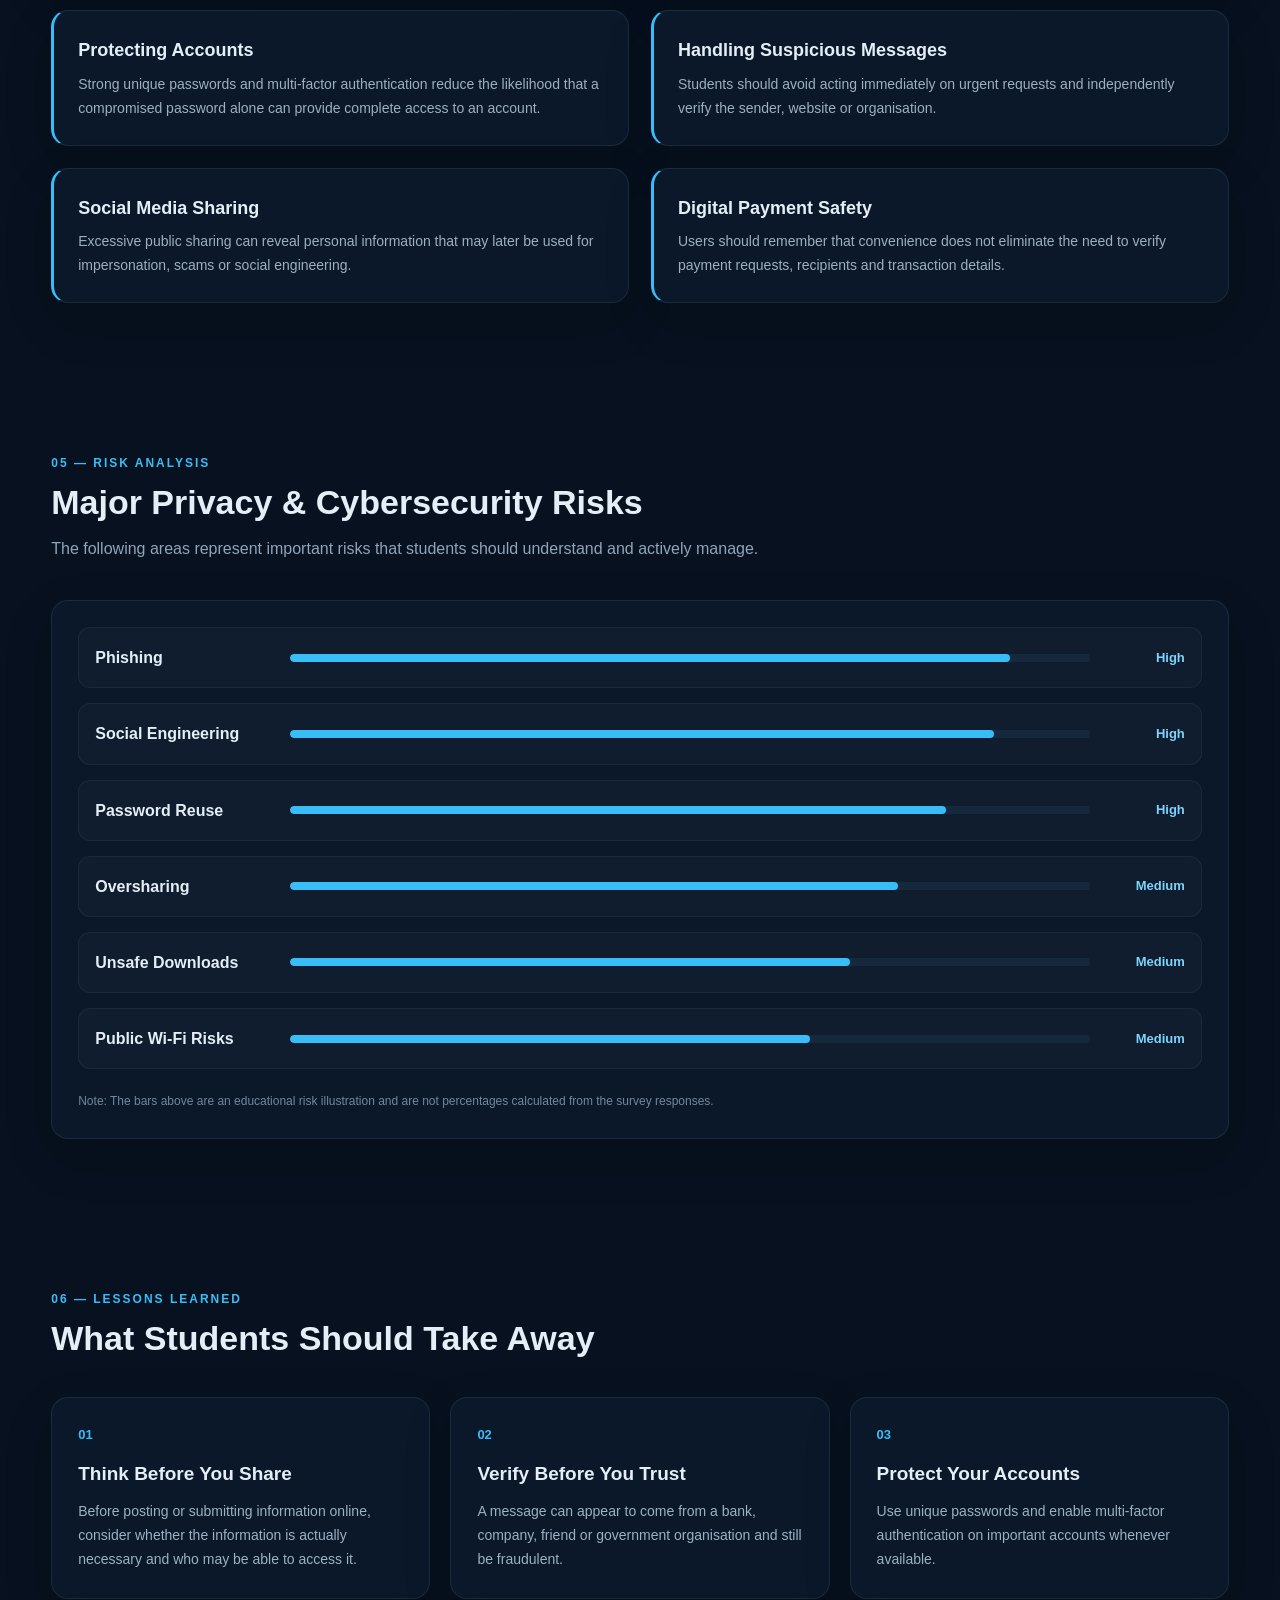
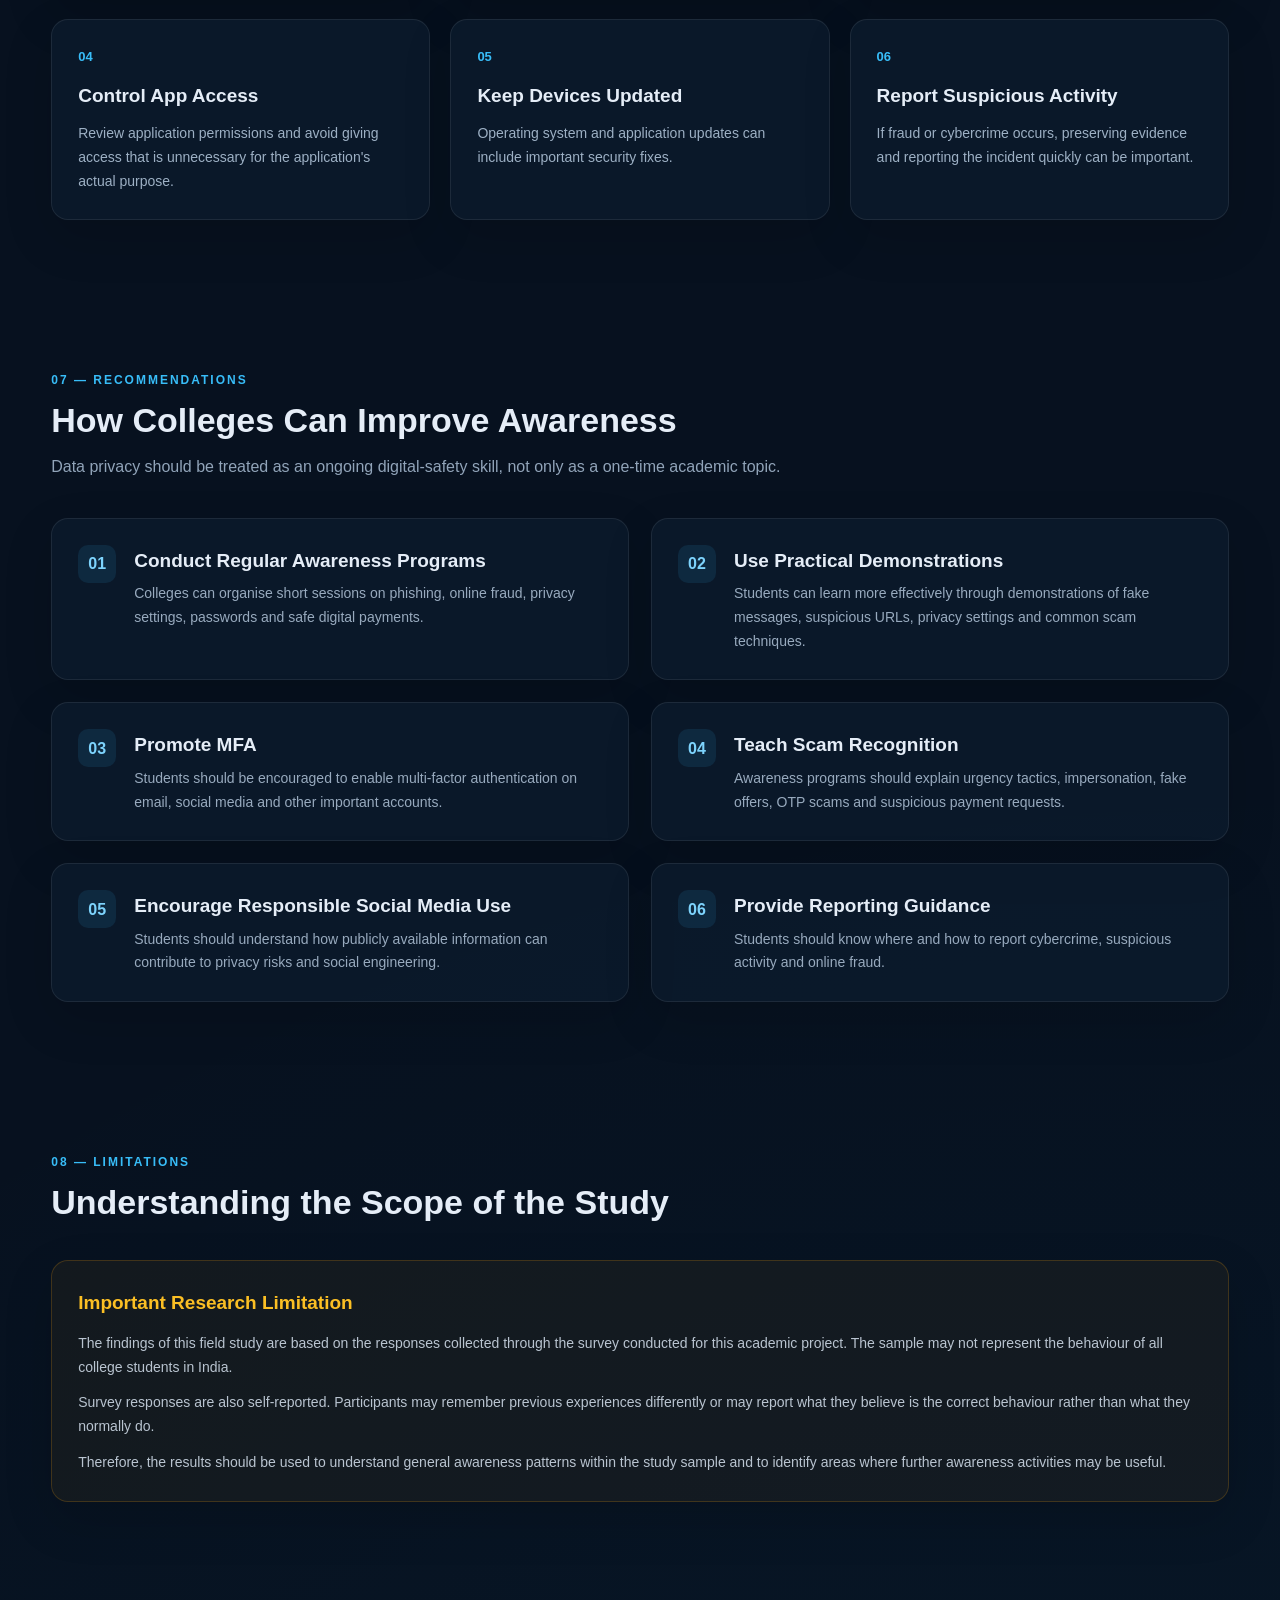
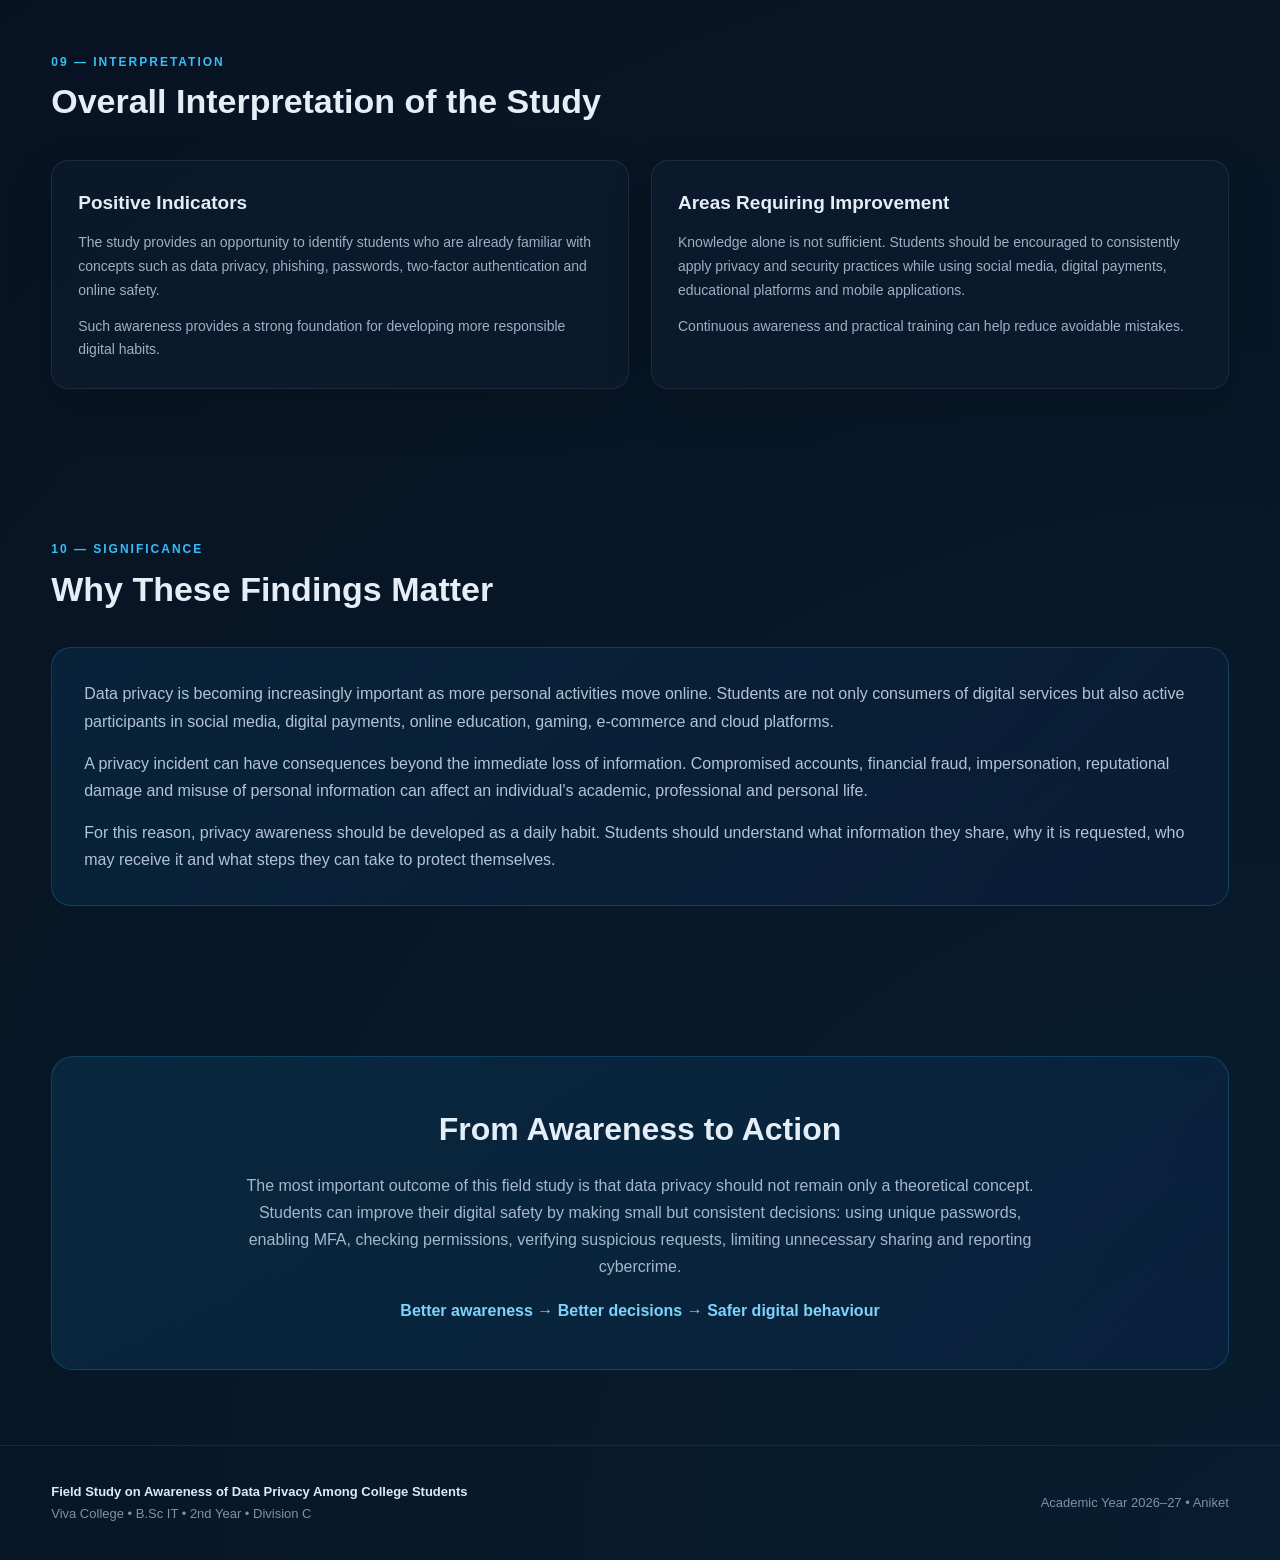
<file: findings.html>
<!DOCTYPE html>
<html lang="en">
<head>
  <meta charset="UTF-8">
  <meta name="viewport" content="width=device-width, initial-scale=1.0">

  <title>Findings | Data Privacy Awareness Field Study</title>
  <meta name="description" content="Detailed findings and interpretation of the Field Study on Awareness of Data Privacy Among College Students at Viva College.">

  <style>
    * {
      margin: 0;
      padding: 0;
      box-sizing: border-box;
    }

    html {
      scroll-behavior: smooth;
    }

    body {
      font-family: Inter, Arial, Helvetica, sans-serif;
      background:
        radial-gradient(circle at top left, rgba(37, 99, 235, 0.12), transparent 30%),
        radial-gradient(circle at bottom right, rgba(14, 165, 233, 0.08), transparent 30%),
        #07111f;
      color: #e5edf7;
      line-height: 1.7;
    }

    a {
      color: inherit;
      text-decoration: none;
    }

    .container {
      width: min(1180px, 92%);
      margin: auto;
    }

    /* ================= HEADER ================= */

    header {
      position: sticky;
      top: 0;
      z-index: 1000;
      background: rgba(5, 15, 28, 0.92);
      backdrop-filter: blur(16px);
      border-bottom: 1px solid rgba(255,255,255,0.08);
    }

    .nav {
      min-height: 74px;
      display: flex;
      align-items: center;
      justify-content: space-between;
      gap: 30px;
    }

    .logo {
      font-size: 22px;
      font-weight: 800;
      letter-spacing: .4px;
      white-space: nowrap;
    }

    .logo span {
      color: #38bdf8;
    }

    .nav-links {
      display: flex;
      align-items: center;
      gap: 7px;
      list-style: none;
    }

    .nav-links a {
      padding: 9px 12px;
      border-radius: 8px;
      color: #aebed1;
      font-size: 14px;
      transition: .25s;
    }

    .nav-links a:hover,
    .nav-links a.active {
      color: #fff;
      background: rgba(56,189,248,.1);
    }

    .menu-btn {
      display: none;
      background: transparent;
      border: 1px solid rgba(255,255,255,.12);
      color: #fff;
      padding: 8px 11px;
      border-radius: 8px;
      font-size: 20px;
      cursor: pointer;
    }

    /* ================= HERO ================= */

    .hero {
      padding: 95px 0 75px;
      text-align: center;
      border-bottom: 1px solid rgba(255,255,255,.07);
    }

    .badge {
      display: inline-flex;
      padding: 7px 13px;
      border-radius: 50px;
      background: rgba(56,189,248,.1);
      border: 1px solid rgba(56,189,248,.22);
      color: #7dd3fc;
      font-size: 13px;
      font-weight: 700;
      margin-bottom: 22px;
    }

    .hero h1 {
      max-width: 900px;
      margin: auto;
      font-size: clamp(36px, 5vw, 64px);
      line-height: 1.08;
      letter-spacing: -1.5px;
    }

    .hero h1 span {
      color: #38bdf8;
    }

    .hero p {
      max-width: 780px;
      margin: 22px auto 0;
      color: #9eb0c4;
      font-size: 17px;
    }

    /* ================= COMMON ================= */

    section {
      padding: 75px 0;
    }

    .section-title {
      margin-bottom: 38px;
    }

    .section-title .mini {
      color: #38bdf8;
      font-size: 12px;
      font-weight: 800;
      letter-spacing: 2px;
      text-transform: uppercase;
      margin-bottom: 9px;
    }

    .section-title h2 {
      font-size: 34px;
      line-height: 1.2;
      margin-bottom: 12px;
    }

    .section-title p {
      color: #91a4b9;
      max-width: 780px;
    }

    .grid {
      display: grid;
      grid-template-columns: repeat(3, 1fr);
      gap: 20px;
    }

    .grid-2 {
      display: grid;
      grid-template-columns: repeat(2, 1fr);
      gap: 22px;
    }

    .card {
      background: rgba(12, 27, 45, .78);
      border: 1px solid rgba(255,255,255,.08);
      border-radius: 17px;
      padding: 26px;
      box-shadow: 0 18px 50px rgba(0,0,0,.14);
    }

    .card:hover {
      border-color: rgba(56,189,248,.28);
      transform: translateY(-2px);
      transition: .25s;
    }

    .card h3 {
      margin-bottom: 10px;
      font-size: 19px;
    }

    .card p {
      color: #9db0c4;
      font-size: 14px;
    }

    .number {
      color: #38bdf8;
      font-size: 13px;
      font-weight: 800;
      margin-bottom: 12px;
    }

    /* ================= RESEARCH SUMMARY ================= */

    .summary-box {
      background: linear-gradient(
        135deg,
        rgba(14,165,233,.10),
        rgba(30,64,175,.08)
      );
      border: 1px solid rgba(56,189,248,.2);
      border-radius: 20px;
      padding: 32px;
    }

    .summary-box p {
      color: #b4c3d4;
      margin-bottom: 15px;
    }

    .summary-box p:last-child {
      margin-bottom: 0;
    }

    /* ================= FINDING CARDS ================= */

    .finding {
      position: relative;
      overflow: hidden;
    }

    .finding::after {
      content: "";
      position: absolute;
      width: 100px;
      height: 100px;
      right: -35px;
      top: -35px;
      border-radius: 50%;
      background: rgba(56,189,248,.05);
    }

    .finding strong {
      display: block;
      color: #fff;
      font-size: 18px;
      margin-bottom: 8px;
    }

    /* ================= TABLE ================= */

    .table-wrap {
      overflow-x: auto;
      border: 1px solid rgba(255,255,255,.08);
      border-radius: 15px;
    }

    table {
      width: 100%;
      border-collapse: collapse;
      min-width: 700px;
      background: rgba(10,24,40,.75);
    }

    th,
    td {
      padding: 15px 18px;
      text-align: left;
      border-bottom: 1px solid rgba(255,255,255,.07);
      font-size: 14px;
    }

    th {
      color: #7dd3fc;
      background: rgba(56,189,248,.06);
      font-weight: 700;
    }

    td {
      color: #aebdcd;
    }

    tr:last-child td {
      border-bottom: none;
    }

    /* ================= THREAT LEVEL ================= */

    .threat {
      display: flex;
      flex-direction: column;
      gap: 15px;
    }

    .threat-row {
      display: grid;
      grid-template-columns: 180px 1fr 80px;
      gap: 15px;
      align-items: center;
      padding: 16px;
      background: rgba(255,255,255,.025);
      border-radius: 12px;
      border: 1px solid rgba(255,255,255,.05);
    }

    .threat-name {
      font-weight: 700;
    }

    .bar {
      height: 8px;
      background: #16283c;
      border-radius: 20px;
      overflow: hidden;
    }

    .bar span {
      display: block;
      height: 100%;
      background: #38bdf8;
      border-radius: 20px;
    }

    .level {
      text-align: right;
      color: #7dd3fc;
      font-size: 13px;
      font-weight: 700;
    }

    /* ================= BEHAVIOUR ================= */

    .behavior-card {
      padding: 24px;
      border-left: 3px solid #38bdf8;
    }

    .behavior-card h3 {
      font-size: 18px;
      margin-bottom: 7px;
    }

    .behavior-card p {
      color: #9eafc2;
      font-size: 14px;
    }

    /* ================= RECOMMENDATIONS ================= */

    .recommendation {
      display: flex;
      gap: 18px;
      align-items: flex-start;
    }

    .rec-number {
      min-width: 38px;
      height: 38px;
      display: flex;
      align-items: center;
      justify-content: center;
      border-radius: 10px;
      background: rgba(56,189,248,.1);
      color: #7dd3fc;
      font-weight: 800;
    }

    .recommendation h3 {
      margin-bottom: 5px;
    }

    .recommendation p {
      color: #98aabe;
      font-size: 14px;
    }

    /* ================= LIMITATIONS ================= */

    .warning {
      border: 1px solid rgba(245,158,11,.2);
      background: rgba(245,158,11,.05);
    }

    .warning h3 {
      color: #fbbf24;
    }

    /* ================= FINAL ================= */

    .final-box {
      text-align: center;
      padding: 45px 30px;
      border-radius: 22px;
      background:
        linear-gradient(135deg,
        rgba(14,165,233,.12),
        rgba(37,99,235,.08));
      border: 1px solid rgba(56,189,248,.2);
    }

    .final-box h2 {
      font-size: 32px;
      margin-bottom: 15px;
    }

    .final-box p {
      max-width: 800px;
      margin: auto;
      color: #a6b7ca;
    }

    /* ================= FOOTER ================= */

    footer {
      padding: 35px 0;
      border-top: 1px solid rgba(255,255,255,.07);
      color: #7e91a7;
      font-size: 13px;
    }

    .footer-inner {
      display: flex;
      justify-content: space-between;
      gap: 20px;
      align-items: center;
    }

    /* ================= MOBILE ================= */

    @media (max-width: 900px) {

      .nav-links {
        position: absolute;
        left: 4%;
        right: 4%;
        top: 70px;
        display: none;
        flex-direction: column;
        align-items: stretch;
        background: #091728;
        border: 1px solid rgba(255,255,255,.08);
        border-radius: 12px;
        padding: 10px;
      }

      .nav-links.show {
        display: flex;
      }

      .nav-links a {
        display: block;
        padding: 12px;
      }

      .menu-btn {
        display: block;
      }

      .grid,
      .grid-2 {
        grid-template-columns: 1fr;
      }

      .threat-row {
        grid-template-columns: 1fr;
        gap: 8px;
      }

      .level {
        text-align: left;
      }

      .footer-inner {
        flex-direction: column;
        text-align: center;
      }
    }

    @media (max-width: 600px) {

      .hero {
        padding: 70px 0 55px;
      }

      section {
        padding: 55px 0;
      }

      .hero p {
        font-size: 15px;
      }

      .section-title h2 {
        font-size: 28px;
      }

      .card,
      .summary-box {
        padding: 22px;
      }
    }
  </style>
</head>

<body>

<!-- ================= HEADER ================= -->

<header>
  <div class="container nav">

    <a href="index.html" class="logo">
      Data<span>Privacy</span>
    </a>

    <button class="menu-btn" id="menuBtn">☰</button>

    <ul class="nav-links" id="navLinks">
      <li><a href="index.html">Home</a></li>
      <li><a href="about.html">About</a></li>
      <li><a href="awareness.html">Awareness</a></li>
      <li><a href="survey.html">Survey</a></li>
      <li><a href="quiz.html">Quiz</a></li>
      <li><a href="leaderboard.html">Leaderboard</a></li>
      <li><a href="dashboard.html">Dashboard</a></li>
      <li><a href="findings.html" class="active">Findings</a></li>
      <li><a href="conclusion.html">Conclusion</a></li>
    </ul>

  </div>
</header>


<!-- ================= HERO ================= -->

<section class="hero">
  <div class="container">

    <div class="badge">
      FIELD STUDY • RESEARCH FINDINGS
    </div>

    <h1>
      What We Learned About
      <span>Data Privacy Awareness</span>
    </h1>

    <p>
      This page presents the major findings, observations, behavioural
      patterns, risks and recommendations identified through the field
      study conducted among college students.
    </p>

  </div>
</section>


<!-- ================= RESEARCH SUMMARY ================= -->

<section>
  <div class="container">

    <div class="section-title">
      <div class="mini">01 — Research Overview</div>
      <h2>Understanding the Findings</h2>
      <p>
        The purpose of this study was not only to measure whether students
        had heard about data privacy, but also to understand how privacy
        awareness affects their everyday digital behaviour.
      </p>
    </div>

    <div class="summary-box">

      <p>
        College students use smartphones, social media platforms,
        educational applications, online shopping services, digital
        payments and cloud-based platforms on a regular basis. These
        activities require users to share different forms of personal
        information.
      </p>

      <p>
        The field study focuses on whether students understand what
        personal data is, how it can be collected and processed, what
        risks are associated with careless sharing, and which security
        practices students follow in their daily digital lives.
      </p>

      <p>
        The findings should therefore be interpreted as an indication of
        awareness and behaviour among the surveyed students rather than as
        a representation of every college student.
      </p>

    </div>

  </div>
</section>


<!-- ================= KEY FINDINGS ================= -->

<section>
  <div class="container">

    <div class="section-title">
      <div class="mini">02 — Key Findings</div>
      <h2>Major Observations</h2>
      <p>
        The study highlights several important areas where students
        demonstrate awareness as well as areas where additional education
        is required.
      </p>
    </div>

    <div class="grid">

      <div class="card finding">
        <div class="number">FINDING 01</div>
        <strong>Awareness Does Not Always Mean Safe Behaviour</strong>
        <p>
          A student may know that privacy is important but may still accept
          unnecessary permissions, reuse passwords, click suspicious links
          or share excessive information online.
        </p>
      </div>

      <div class="card finding">
        <div class="number">FINDING 02</div>
        <strong>Personal Data Is Often Underestimated</strong>
        <p>
          Personal data is not limited to passwords and bank details.
          Names, phone numbers, email addresses, photographs, addresses,
          identification details and online activity can also have privacy
          implications.
        </p>
      </div>

      <div class="card finding">
        <div class="number">FINDING 03</div>
        <strong>Phishing Remains an Important Risk</strong>
        <p>
          Suspicious emails, messages, calls and links can imitate trusted
          organisations. Students need practical skills to verify requests
          before clicking or sharing information.
        </p>
      </div>

      <div class="card finding">
        <div class="number">FINDING 04</div>
        <strong>Digital Payments Increase the Need for Caution</strong>
        <p>
          UPI and online payments make transactions convenient, but scams
          involving fake payment requests, impersonation and social
          engineering can create financial risks.
        </p>
      </div>

      <div class="card finding">
        <div class="number">FINDING 05</div>
        <strong>Password Habits Matter</strong>
        <p>
          Reusing the same password across multiple services can increase
          the impact of a single compromised account. Strong, unique
          passwords and multi-factor authentication provide additional
          protection.
        </p>
      </div>

      <div class="card finding">
        <div class="number">FINDING 06</div>
        <strong>Privacy Education Can Improve Preparedness</strong>
        <p>
          Regular workshops, awareness campaigns, practical demonstrations
          and cybersecurity training can help students convert theoretical
          knowledge into safer digital habits.
        </p>
      </div>

    </div>

  </div>
</section>


<!-- ================= AREAS STUDIED ================= -->

<section>
  <div class="container">

    <div class="section-title">
      <div class="mini">03 — Study Areas</div>
      <h2>What the Survey Examined</h2>
      <p>
        The questionnaire covered different aspects of students' online
        behaviour and understanding of privacy.
      </p>
    </div>

    <div class="table-wrap">

      <table>

        <thead>
          <tr>
            <th>Area</th>
            <th>What Was Studied</th>
            <th>Why It Matters</th>
          </tr>
        </thead>

        <tbody>

          <tr>
            <td>Privacy Awareness</td>
            <td>Understanding of the term data privacy</td>
            <td>Basic awareness is the foundation of responsible digital behaviour.</td>
          </tr>

          <tr>
            <td>Personal Data</td>
            <td>Recognition of information that can identify or relate to a person</td>
            <td>Helps students understand what information requires protection.</td>
          </tr>

          <tr>
            <td>Privacy Policies</td>
            <td>Whether students read privacy policies</td>
            <td>Policies explain how organisations may collect and use information.</td>
          </tr>

          <tr>
            <td>App Permissions</td>
            <td>Whether students review permissions requested by applications</td>
            <td>Unnecessary permissions can create privacy and security concerns.</td>
          </tr>

          <tr>
            <td>Password Security</td>
            <td>Password reuse and account protection practices</td>
            <td>Weak or reused passwords can increase account takeover risk.</td>
          </tr>

          <tr>
            <td>Two-Factor Authentication</td>
            <td>Use and awareness of 2FA/MFA</td>
            <td>An additional authentication factor can provide another security layer.</td>
          </tr>

          <tr>
            <td>Phishing Awareness</td>
            <td>Ability to recognise suspicious messages and links</td>
            <td>Phishing is commonly used to steal credentials and personal information.</td>
          </tr>

          <tr>
            <td>Cybercrime Experience</td>
            <td>Whether students encountered online fraud or cybercrime</td>
            <td>Real experiences demonstrate the practical consequences of cyber risks.</td>
          </tr>

          <tr>
            <td>Safe Internet Practices</td>
            <td>Website verification, public Wi-Fi and information sharing</td>
            <td>Everyday decisions can reduce exposure to digital threats.</td>
          </tr>

        </tbody>

      </table>

    </div>

  </div>
</section>


<!-- ================= BEHAVIOURAL OBSERVATIONS ================= -->

<section>
  <div class="container">

    <div class="section-title">
      <div class="mini">04 — Behaviour</div>
      <h2>Awareness vs. Actual Behaviour</h2>
      <p>
        One of the most important aspects of data privacy research is
        understanding the difference between knowing a security rule and
        consistently following it.
      </p>
    </div>

    <div class="grid-2">

      <div class="card behavior-card">
        <h3>Knowing About Privacy</h3>
        <p>
          Students may recognise the term "data privacy" because of social
          media, news reports, college education or previous online
          experiences.
        </p>
      </div>

      <div class="card behavior-card">
        <h3>Checking Permissions</h3>
        <p>
          Awareness becomes more useful when users actually review the
          permissions requested by applications before granting access.
        </p>
      </div>

      <div class="card behavior-card">
        <h3>Protecting Accounts</h3>
        <p>
          Strong unique passwords and multi-factor authentication reduce the
          likelihood that a compromised password alone can provide complete
          access to an account.
        </p>
      </div>

      <div class="card behavior-card">
        <h3>Handling Suspicious Messages</h3>
        <p>
          Students should avoid acting immediately on urgent requests and
          independently verify the sender, website or organisation.
        </p>
      </div>

      <div class="card behavior-card">
        <h3>Social Media Sharing</h3>
        <p>
          Excessive public sharing can reveal personal information that may
          later be used for impersonation, scams or social engineering.
        </p>
      </div>

      <div class="card behavior-card">
        <h3>Digital Payment Safety</h3>
        <p>
          Users should remember that convenience does not eliminate the
          need to verify payment requests, recipients and transaction
          details.
        </p>
      </div>

    </div>

  </div>
</section>


<!-- ================= THREAT ANALYSIS ================= -->

<section>
  <div class="container">

    <div class="section-title">
      <div class="mini">05 — Risk Analysis</div>
      <h2>Major Privacy & Cybersecurity Risks</h2>
      <p>
        The following areas represent important risks that students should
        understand and actively manage.
      </p>
    </div>

    <div class="card">

      <div class="threat">

        <div class="threat-row">
          <div class="threat-name">Phishing</div>
          <div class="bar"><span style="width:90%"></span></div>
          <div class="level">High</div>
        </div>

        <div class="threat-row">
          <div class="threat-name">Social Engineering</div>
          <div class="bar"><span style="width:88%"></span></div>
          <div class="level">High</div>
        </div>

        <div class="threat-row">
          <div class="threat-name">Password Reuse</div>
          <div class="bar"><span style="width:82%"></span></div>
          <div class="level">High</div>
        </div>

        <div class="threat-row">
          <div class="threat-name">Oversharing</div>
          <div class="bar"><span style="width:76%"></span></div>
          <div class="level">Medium</div>
        </div>

        <div class="threat-row">
          <div class="threat-name">Unsafe Downloads</div>
          <div class="bar"><span style="width:70%"></span></div>
          <div class="level">Medium</div>
        </div>

        <div class="threat-row">
          <div class="threat-name">Public Wi-Fi Risks</div>
          <div class="bar"><span style="width:65%"></span></div>
          <div class="level">Medium</div>
        </div>

      </div>

      <p style="margin-top:22px;color:#73879d;font-size:12px;">
        Note: The bars above are an educational risk illustration and are
        not percentages calculated from the survey responses.
      </p>

    </div>

  </div>
</section>


<!-- ================= IMPORTANT LESSONS ================= -->

<section>
  <div class="container">

    <div class="section-title">
      <div class="mini">06 — Lessons Learned</div>
      <h2>What Students Should Take Away</h2>
    </div>

    <div class="grid">

      <div class="card">
        <div class="number">01</div>
        <h3>Think Before You Share</h3>
        <p>
          Before posting or submitting information online, consider whether
          the information is actually necessary and who may be able to
          access it.
        </p>
      </div>

      <div class="card">
        <div class="number">02</div>
        <h3>Verify Before You Trust</h3>
        <p>
          A message can appear to come from a bank, company, friend or
          government organisation and still be fraudulent.
        </p>
      </div>

      <div class="card">
        <div class="number">03</div>
        <h3>Protect Your Accounts</h3>
        <p>
          Use unique passwords and enable multi-factor authentication on
          important accounts whenever available.
        </p>
      </div>

      <div class="card">
        <div class="number">04</div>
        <h3>Control App Access</h3>
        <p>
          Review application permissions and avoid giving access that is
          unnecessary for the application's actual purpose.
        </p>
      </div>

      <div class="card">
        <div class="number">05</div>
        <h3>Keep Devices Updated</h3>
        <p>
          Operating system and application updates can include important
          security fixes.
        </p>
      </div>

      <div class="card">
        <div class="number">06</div>
        <h3>Report Suspicious Activity</h3>
        <p>
          If fraud or cybercrime occurs, preserving evidence and reporting
          the incident quickly can be important.
        </p>
      </div>

    </div>

  </div>
</section>


<!-- ================= RECOMMENDATIONS ================= -->

<section>
  <div class="container">

    <div class="section-title">
      <div class="mini">07 — Recommendations</div>
      <h2>How Colleges Can Improve Awareness</h2>
      <p>
        Data privacy should be treated as an ongoing digital-safety skill,
        not only as a one-time academic topic.
      </p>
    </div>

    <div class="grid-2">

      <div class="card recommendation">
        <div class="rec-number">01</div>
        <div>
          <h3>Conduct Regular Awareness Programs</h3>
          <p>
            Colleges can organise short sessions on phishing, online fraud,
            privacy settings, passwords and safe digital payments.
          </p>
        </div>
      </div>

      <div class="card recommendation">
        <div class="rec-number">02</div>
        <div>
          <h3>Use Practical Demonstrations</h3>
          <p>
            Students can learn more effectively through demonstrations of
            fake messages, suspicious URLs, privacy settings and common
            scam techniques.
          </p>
        </div>
      </div>

      <div class="card recommendation">
        <div class="rec-number">03</div>
        <div>
          <h3>Promote MFA</h3>
          <p>
            Students should be encouraged to enable multi-factor
            authentication on email, social media and other important
            accounts.
          </p>
        </div>
      </div>

      <div class="card recommendation">
        <div class="rec-number">04</div>
        <div>
          <h3>Teach Scam Recognition</h3>
          <p>
            Awareness programs should explain urgency tactics, impersonation,
            fake offers, OTP scams and suspicious payment requests.
          </p>
        </div>
      </div>

      <div class="card recommendation">
        <div class="rec-number">05</div>
        <div>
          <h3>Encourage Responsible Social Media Use</h3>
          <p>
            Students should understand how publicly available information
            can contribute to privacy risks and social engineering.
          </p>
        </div>
      </div>

      <div class="card recommendation">
        <div class="rec-number">06</div>
        <div>
          <h3>Provide Reporting Guidance</h3>
          <p>
            Students should know where and how to report cybercrime,
            suspicious activity and online fraud.
          </p>
        </div>
      </div>

    </div>

  </div>
</section>


<!-- ================= STUDY LIMITATIONS ================= -->

<section>
  <div class="container">

    <div class="section-title">
      <div class="mini">08 — Limitations</div>
      <h2>Understanding the Scope of the Study</h2>
    </div>

    <div class="card warning">

      <h3>Important Research Limitation</h3>

      <p style="margin-top:12px;color:#b9c4d0;">
        The findings of this field study are based on the responses
        collected through the survey conducted for this academic project.
        The sample may not represent the behaviour of all college students
        in India.
      </p>

      <p style="margin-top:12px;color:#b9c4d0;">
        Survey responses are also self-reported. Participants may remember
        previous experiences differently or may report what they believe
        is the correct behaviour rather than what they normally do.
      </p>

      <p style="margin-top:12px;color:#b9c4d0;">
        Therefore, the results should be used to understand general
        awareness patterns within the study sample and to identify areas
        where further awareness activities may be useful.
      </p>

    </div>

  </div>
</section>


<!-- ================= ACADEMIC INTERPRETATION ================= -->

<section>
  <div class="container">

    <div class="section-title">
      <div class="mini">09 — Interpretation</div>
      <h2>Overall Interpretation of the Study</h2>
    </div>

    <div class="grid-2">

      <div class="card">

        <h3>Positive Indicators</h3>

        <p style="margin-top:12px;">
          The study provides an opportunity to identify students who are
          already familiar with concepts such as data privacy, phishing,
          passwords, two-factor authentication and online safety.
        </p>

        <p style="margin-top:12px;">
          Such awareness provides a strong foundation for developing more
          responsible digital habits.
        </p>

      </div>

      <div class="card">

        <h3>Areas Requiring Improvement</h3>

        <p style="margin-top:12px;">
          Knowledge alone is not sufficient. Students should be encouraged
          to consistently apply privacy and security practices while using
          social media, digital payments, educational platforms and mobile
          applications.
        </p>

        <p style="margin-top:12px;">
          Continuous awareness and practical training can help reduce
          avoidable mistakes.
        </p>

      </div>

    </div>

  </div>
</section>


<!-- ================= RESEARCH VALUE ================= -->

<section>
  <div class="container">

    <div class="section-title">
      <div class="mini">10 — Significance</div>
      <h2>Why These Findings Matter</h2>
    </div>

    <div class="summary-box">

      <p>
        Data privacy is becoming increasingly important as more personal
        activities move online. Students are not only consumers of digital
        services but also active participants in social media, digital
        payments, online education, gaming, e-commerce and cloud platforms.
      </p>

      <p>
        A privacy incident can have consequences beyond the immediate loss
        of information. Compromised accounts, financial fraud,
        impersonation, reputational damage and misuse of personal
        information can affect an individual's academic, professional and
        personal life.
      </p>

      <p>
        For this reason, privacy awareness should be developed as a daily
        habit. Students should understand what information they share,
        why it is requested, who may receive it and what steps they can
        take to protect themselves.
      </p>

    </div>

  </div>
</section>


<!-- ================= FINAL ================= -->

<section>
  <div class="container">

    <div class="final-box">

      <h2>From Awareness to Action</h2>

      <p>
        The most important outcome of this field study is that data privacy
        should not remain only a theoretical concept. Students can improve
        their digital safety by making small but consistent decisions:
        using unique passwords, enabling MFA, checking permissions,
        verifying suspicious requests, limiting unnecessary sharing and
        reporting cybercrime.
      </p>

      <p style="margin-top:16px;">
        <strong style="color:#7dd3fc;">
          Better awareness → Better decisions → Safer digital behaviour
        </strong>
      </p>

    </div>

  </div>
</section>


<!-- ================= FOOTER ================= -->

<footer>
  <div class="container footer-inner">

    <div>
      <strong style="color:#dbeafe;">
        Field Study on Awareness of Data Privacy Among College Students
      </strong>
      <br>
      Viva College • B.Sc IT • 2nd Year • Division C
    </div>

    <div>
      Academic Year 2026–27 • Aniket
    </div>

  </div>
</footer>


<!-- ================= JAVASCRIPT ================= -->

<script>

  const menuBtn = document.getElementById("menuBtn");
  const navLinks = document.getElementById("navLinks");

  menuBtn.addEventListener("click", () => {
    navLinks.classList.toggle("show");
  });

  document.querySelectorAll(".nav-links a").forEach(link => {
    link.addEventListener("click", () => {
      navLinks.classList.remove("show");
    });
  });

</script>

</body>
</html>
</file>
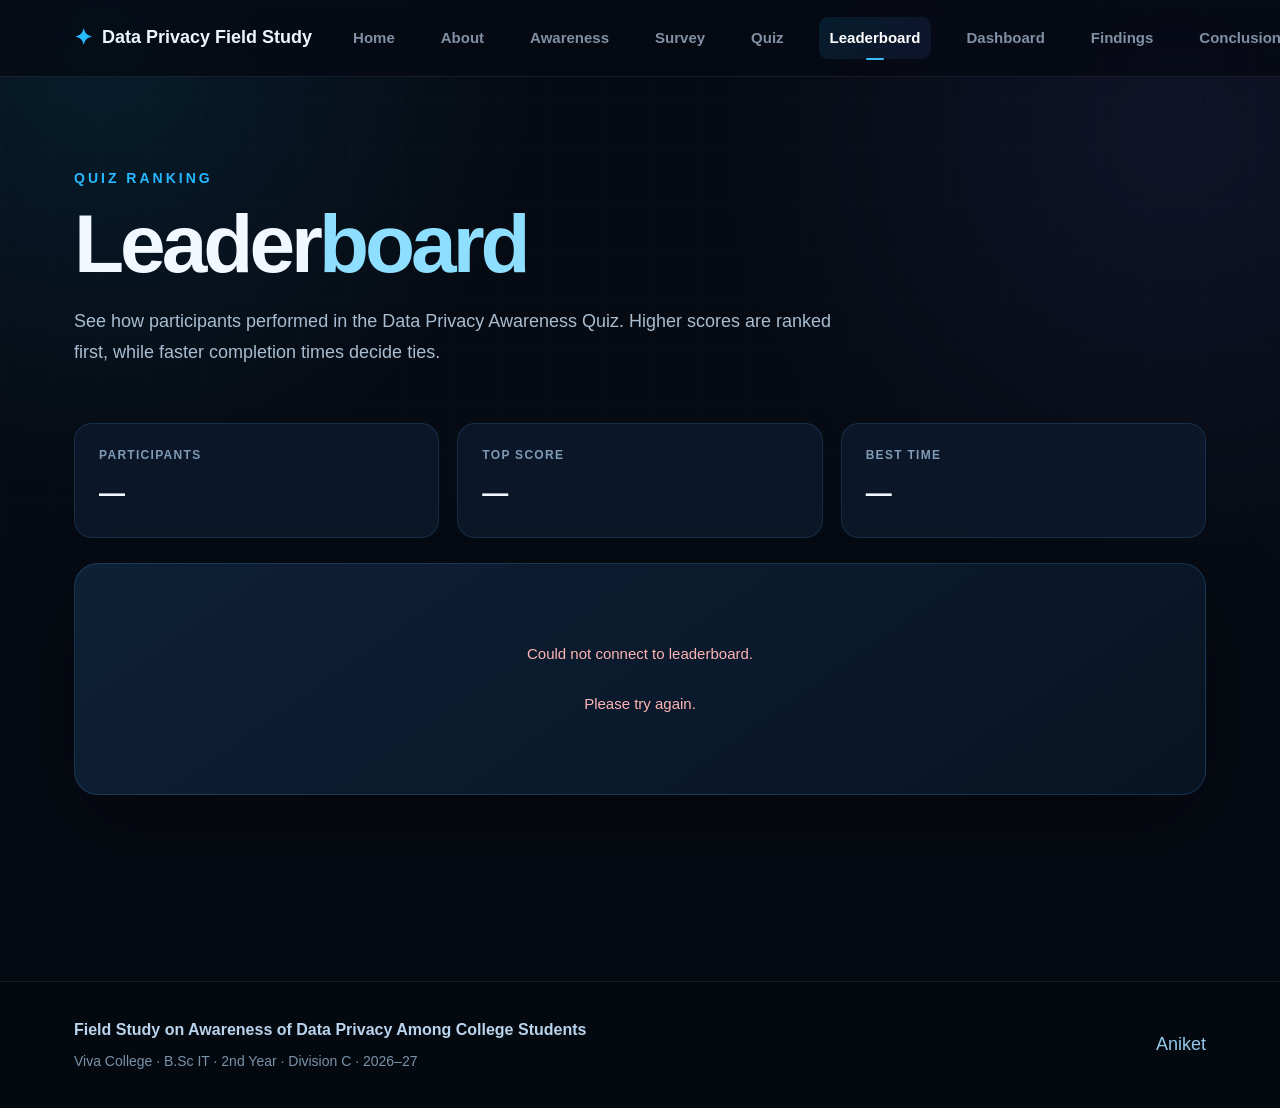
<file: leaderboard.html>
<!DOCTYPE html>
<html lang="en">

<head>

    <meta charset="UTF-8">

    <meta
        name="viewport"
        content="width=device-width, initial-scale=1.0"
    >

    <meta
        name="description"
        content="Leaderboard for the Data Privacy Field Study Quiz conducted among college students."
    >

    <meta
        name="theme-color"
        content="#07111f"
    >

    <title>
        Leaderboard | Data Privacy Field Study
    </title>


    <!-- ==================================================
         EXISTING SITE CSS
         ================================================== -->

    <link
        rel="stylesheet"
        href="css/style.css?v=10"
    >


    <!-- ==================================================
         PAGE CSS
         ================================================== -->

    <style>

        /* =================================================
           RESET
           ================================================= */

        * {
            box-sizing: border-box;
        }


        html {
            scroll-behavior: smooth;
        }


        body {
            margin: 0;
            padding: 0;
            overflow-x: hidden;
        }


        /* =================================================
           HEADER FIX
           ================================================= */

        .site-header {
            width: 100%;
            position: relative;
            z-index: 1000;
        }


        .site-header .container {
            width: 100%;
            max-width: 1180px;
            margin: 0 auto;
            padding-left: 24px;
            padding-right: 24px;
        }


        .navbar {
            width: 100%;
            min-height: 76px;

            display: flex;
            align-items: center;
            justify-content: space-between;

            gap: 30px;
        }


        .brand {
            display: flex;
            align-items: center;
            gap: 10px;

            text-decoration: none;
            white-space: nowrap;

            font-weight: 800;
            font-size: 18px;
        }


        .brand-icon {
            color: #29b9ff;
            font-size: 22px;
            line-height: 1;
        }


        .nav-links {
            display: flex;
            align-items: center;
            justify-content: flex-end;

            gap: 24px;

            margin-left: auto;
        }


        .nav-links a {
            text-decoration: none;
            white-space: nowrap;

            font-size: 15px;

            transition:
                color .2s ease,
                opacity .2s ease;
        }


        .nav-links a:hover {
            color: #29b9ff;
        }


        .nav-links a.active {
            color: #ffffff;
            font-weight: 700;
        }


        .menu-toggle {
            display: none;

            border: 0;
            background: transparent;

            color: #ffffff;

            font-size: 25px;
            cursor: pointer;

            padding: 6px;
        }


        /* =================================================
           MAIN
           ================================================= */

        .leaderboard-page {
            width: 100%;
            min-height: calc(100vh - 76px);
        }


        .leaderboard-section {
            width: 100%;

            padding:
                90px 0
                100px;
        }


        .leaderboard-container {
            width: 100%;
            max-width: 1180px;

            margin: 0 auto;

            padding:
                0 24px;
        }


        /* =================================================
           HERO
           ================================================= */

        .leaderboard-hero {
            max-width: 820px;

            margin-bottom: 55px;
        }


        .leaderboard-kicker {
            margin-bottom: 14px;

            color: #27b8ff;

            font-size: 14px;
            font-weight: 800;

            letter-spacing: 3px;

            text-transform: uppercase;
        }


        .leaderboard-title {
            margin: 0 0 22px;

            color: #f2f8ff;

            font-size:
                clamp(52px, 7vw, 82px);

            line-height: .98;

            letter-spacing: -4px;

            font-weight: 900;
        }


        .leaderboard-title span {
            color: #8edfff;
        }


        .leaderboard-description {
            margin: 0;

            max-width: 760px;

            color: #a8bdd1;

            font-size: 18px;

            line-height: 1.7;
        }


        /* =================================================
           STATS
           ================================================= */

        .leaderboard-stats {
            display: grid;

            grid-template-columns:
                repeat(3, 1fr);

            gap: 18px;

            margin-bottom: 25px;
        }


        .stat-card {
            padding: 22px 24px;

            border:
                1px solid
                rgba(91, 183, 255, .14);

            border-radius: 18px;

            background:
                rgba(14, 29, 49, .72);
        }


        .stat-label {
            display: block;

            margin-bottom: 7px;

            color: #7f9bb5;

            font-size: 12px;

            font-weight: 800;

            text-transform: uppercase;

            letter-spacing: 1.3px;
        }


        .stat-value {
            display: block;

            color: #f1f8ff;

            font-size: 26px;

            font-weight: 850;
        }


        /* =================================================
           LEADERBOARD CARD
           ================================================= */

        .leaderboard-card {
            width: 100%;

            padding: 25px;

            border:
                1px solid
                rgba(89, 181, 255, .18);

            border-radius: 24px;

            background:
                linear-gradient(
                    145deg,
                    rgba(15, 34, 57, .95),
                    rgba(8, 21, 37, .95)
                );

            box-shadow:
                0 30px 90px
                rgba(0, 0, 0, .25);
        }


        /* =================================================
           TABLE
           ================================================= */

        .leaderboard-table {
            width: 100%;
        }


        .leaderboard-header,
        .leaderboard-row {

            display: grid;

            grid-template-columns:
                90px
                minmax(200px, 1fr)
                130px
                150px
                130px;

            align-items: center;

            column-gap: 20px;
        }


        .leaderboard-header {

            min-height: 55px;

            padding:
                0 22px;

            border-bottom:
                1px solid
                rgba(255, 255, 255, .09);
        }


        .leaderboard-header div {

            color: #83a5c2;

            font-size: 12px;

            font-weight: 850;

            letter-spacing: 1.5px;

            text-transform: uppercase;
        }


        .leaderboard-row {

            min-height: 78px;

            margin-top: 10px;

            padding:
                15px 22px;

            border:
                1px solid
                rgba(255, 255, 255, .045);

            border-radius: 16px;

            background:
                rgba(255, 255, 255, .025);

            transition:
                transform .2s ease,
                background .2s ease,
                border-color .2s ease;
        }


        .leaderboard-row:hover {

            transform:
                translateY(-2px);

            background:
                rgba(39, 184, 255, .045);

            border-color:
                rgba(39, 184, 255, .15);
        }


        /* =================================================
           RANK
           ================================================= */

        .rank {

            display: flex;

            align-items: center;
            justify-content: center;

            min-width: 42px;

            font-size: 21px;

            font-weight: 900;

            color: #dcefff;
        }


        /* =================================================
           NAME
           ================================================= */

        .name {

            min-width: 0;

            overflow: hidden;

            color: #f2f7fd;

            font-size: 16px;

            font-weight: 750;

            white-space: nowrap;

            text-overflow: ellipsis;
        }


        /* =================================================
           SCORE
           ================================================= */

        .score {

            color: #c7eaff;

            font-size: 16px;

            font-weight: 800;
        }


        /* =================================================
           PERCENTAGE
           ================================================= */

        .percentage {

            color: #2fc2ff;

            font-size: 18px;

            font-weight: 900;
        }


        /* =================================================
           TIME
           ================================================= */

        .time {

            color: #9db5ca;

            font-size: 15px;

            font-weight: 650;
        }


        /* =================================================
           LOADING
           ================================================= */

        .loading-state {

            min-height: 230px;

            display: flex;

            flex-direction: column;

            align-items: center;

            justify-content: center;

            gap: 15px;

            color: #94abc0;

            font-size: 15px;
        }


        .loading-spinner {

            width: 30px;
            height: 30px;

            border:
                3px solid
                rgba(255,255,255,.1);

            border-top-color:
                #2abaff;

            border-radius: 50%;

            animation:
                spin .8s linear infinite;
        }


        @keyframes spin {

            to {
                transform: rotate(360deg);
            }

        }


        /* =================================================
           EMPTY STATE
           ================================================= */

        .empty-state {

            min-height: 230px;

            display: flex;

            flex-direction: column;

            align-items: center;

            justify-content: center;

            text-align: center;

            padding: 30px;
        }


        .empty-icon {

            font-size: 42px;

            margin-bottom: 15px;
        }


        .empty-state h3 {

            margin:
                0 0 8px;

            color: #edf7ff;

            font-size: 22px;
        }


        .empty-state p {

            margin: 0;

            max-width: 480px;

            color: #8fa9bf;

            line-height: 1.6;
        }


        /* =================================================
           ERROR
           ================================================= */

        .error-state {

            min-height: 180px;

            display: flex;

            align-items: center;

            justify-content: center;

            text-align: center;

            padding: 30px;

            color: #ffb5b5;

            font-size: 15px;
        }


        /* =================================================
           FOOTER
           ================================================= */

        .site-footer {
            width: 100%;
        }


        .site-footer .container {

            width: 100%;

            max-width: 1180px;

            margin: 0 auto;

            padding:
                35px 24px;
        }


        .footer-content {

            display: flex;

            align-items: center;

            justify-content: space-between;

            gap: 30px;
        }


        .footer-content strong {

            display: block;

            margin-bottom: 7px;

            color: #b9d4ec;
        }


        .footer-content p {

            margin: 0;

            color: #7993aa;

            font-size: 14px;

            line-height: 1.6;
        }


        .footer-name {

            color: #94c9eb;

            font-size: 18px;
        }


        /* =================================================
           TABLET
           ================================================= */

        @media (max-width: 1100px) {

            .nav-links {
                gap: 16px;
            }


            .nav-links a {
                font-size: 14px;
            }


            .leaderboard-header,
            .leaderboard-row {

                grid-template-columns:
                    70px
                    minmax(180px, 1fr)
                    110px
                    120px
                    110px;

                column-gap: 15px;
            }

        }


        /* =================================================
           MOBILE NAV
           ================================================= */

        @media (max-width: 900px) {

            .navbar {
                min-height: 70px;
            }


            .menu-toggle {
                display: block;
            }


            .nav-links {

                display: none;

                position: absolute;

                top: 70px;

                left: 20px;
                right: 20px;

                margin: 0;

                padding: 15px;

                flex-direction: column;

                align-items: stretch;

                gap: 0;

                border:
                    1px solid
                    rgba(95, 185, 255, .16);

                border-radius: 16px;

                background:
                    #0a192b;

                box-shadow:
                    0 25px 60px
                    rgba(0,0,0,.4);
            }


            .nav-links.mobile-open {
                display: flex;
            }


            .nav-links a {

                padding:
                    13px 15px;

                border-radius: 10px;
            }


            .nav-links a:hover,
            .nav-links a.active {

                background:
                    rgba(39, 184, 255, .08);
            }

        }


        /* =================================================
           SMALL MOBILE
           ================================================= */

        @media (max-width: 650px) {

            .leaderboard-section {

                padding:
                    55px 0
                    70px;
            }


            .leaderboard-container {

                padding:
                    0 16px;
            }


            .leaderboard-hero {

                margin-bottom: 35px;
            }


            .leaderboard-title {

                font-size: 48px;

                letter-spacing: -2.5px;
            }


            .leaderboard-description {

                font-size: 15px;

                line-height: 1.65;
            }


            .leaderboard-stats {

                grid-template-columns:
                    1fr;

                gap: 12px;

                margin-bottom: 18px;
            }


            .leaderboard-card {

                padding: 12px;

                border-radius: 18px;
            }


            /*
             * Horizontal scroll only for the table.
             */

            .leaderboard-table {

                overflow-x: auto;

                -webkit-overflow-scrolling: touch;

                padding-bottom: 4px;
            }


            .leaderboard-header,
            .leaderboard-row {

                width: 680px;

                min-width: 680px;
            }


            .leaderboard-header {

                padding:
                    0 15px;
            }


            .leaderboard-row {

                padding:
                    13px 15px;
            }


            .footer-content {

                flex-direction: column;

                align-items: flex-start;
            }

        }


        /* =================================================
           VERY SMALL SCREEN
           ================================================= */

        @media (max-width: 400px) {

            .brand {

                font-size: 15px;
            }


            .brand-icon {

                font-size: 18px;
            }


            .leaderboard-title {

                font-size: 42px;
            }

        }

    </style>

</head>


<body>


<!-- =====================================================
     HEADER
     ===================================================== -->

<header class="site-header">

    <div class="container">

        <nav class="navbar">


            <!-- BRAND -->

            <a
                href="index.html"
                class="brand"
            >

                <span class="brand-icon">
                    ✦
                </span>

                <span>
                    Data Privacy Field Study
                </span>

            </a>


            <!-- DESKTOP NAVIGATION -->

            <div
                class="nav-links"
                id="mainNavigation"
            >

                <a href="index.html">
                    Home
                </a>

                <a href="about.html">
                    About
                </a>

                <a href="awareness.html">
                    Awareness
                </a>

                <a href="survey.html">
                    Survey
                </a>

                <a href="quiz.html">
                    Quiz
                </a>

                <a
                    href="leaderboard.html"
                    class="active"
                >
                    Leaderboard
                </a>

                <a href="dashboard.html">
                    Dashboard
                </a>

                <a href="findings.html">
                    Findings
                </a>

                <a href="conclusion.html">
                    Conclusion
                </a>

            </div>


            <!-- MOBILE MENU -->

            <button
                type="button"
                class="menu-toggle"
                id="menuToggle"
                aria-label="Open navigation menu"
                aria-expanded="false"
            >
                ☰
            </button>


        </nav>

    </div>

</header>



<!-- =====================================================
     MAIN
     ===================================================== -->

<main class="leaderboard-page">


    <section
        class="leaderboard-section"
    >

        <div
            class="leaderboard-container"
        >


            <!-- =========================================
                 HERO
                 ========================================= -->

            <div
                class="leaderboard-hero"
            >

                <div
                    class="leaderboard-kicker"
                >
                    Quiz Ranking
                </div>


                <h1
                    class="leaderboard-title"
                >
                    Leader<span>board</span>
                </h1>


                <p
                    class="leaderboard-description"
                >
                    See how participants performed
                    in the Data Privacy Awareness Quiz.
                    Higher scores are ranked first,
                    while faster completion times
                    decide ties.
                </p>

            </div>



            <!-- =========================================
                 STATS
                 ========================================= -->

            <div
                class="leaderboard-stats"
            >

                <div
                    class="stat-card"
                >

                    <span
                        class="stat-label"
                    >
                        Participants
                    </span>

                    <span
                        class="stat-value"
                        id="participantCount"
                    >
                        —
                    </span>

                </div>


                <div
                    class="stat-card"
                >

                    <span
                        class="stat-label"
                    >
                        Top Score
                    </span>

                    <span
                        class="stat-value"
                        id="topScore"
                    >
                        —
                    </span>

                </div>


                <div
                    class="stat-card"
                >

                    <span
                        class="stat-label"
                    >
                        Best Time
                    </span>

                    <span
                        class="stat-value"
                        id="bestTime"
                    >
                        —
                    </span>

                </div>

            </div>



            <!-- =========================================
                 LEADERBOARD CARD
                 ========================================= -->

            <div
                class="leaderboard-card"
            >

                <div
                    class="leaderboard-table"
                >

                    <div
                        id="leaderboard"
                    >

                        <div
                            class="loading-state"
                        >

                            <div
                                class="loading-spinner"
                            ></div>

                            <span>
                                Loading leaderboard...
                            </span>

                        </div>

                    </div>

                </div>

            </div>


        </div>

    </section>

</main>



<!-- =====================================================
     FOOTER
     ===================================================== -->

<footer class="site-footer">

    <div class="container">

        <div
            class="footer-content"
        >

            <div>

                <strong>
                    Field Study on Awareness of
                    Data Privacy Among College Students
                </strong>

                <p>
                    Viva College · B.Sc IT ·
                    2nd Year · Division C ·
                    2026–27
                </p>

            </div>


            <div
                class="footer-name"
            >
                Aniket
            </div>

        </div>

    </div>

</footer>



<!-- =====================================================
     MAIN JS
     ===================================================== -->

<script src="js/main.js?v=10"></script>



<!-- =====================================================
     LEADERBOARD JS
     ===================================================== -->

<script src="js/leaderboard.js?v=10"></script>



<!-- =====================================================
     PAGE SCRIPT
     ===================================================== -->

<script>

(function () {

    "use strict";


    /* ==============================================
       MOBILE MENU
       ============================================== */

    const menuToggle =
        document.getElementById(
            "menuToggle"
        );


    const navigation =
        document.getElementById(
            "mainNavigation"
        );


    if (
        menuToggle &&
        navigation
    ) {

        menuToggle.addEventListener(
            "click",
            function () {

                const isOpen =
                    navigation.classList.toggle(
                        "mobile-open"
                    );


                menuToggle.setAttribute(
                    "aria-expanded",
                    isOpen
                        ? "true"
                        : "false"
                );

            }
        );


        /*
         * Close menu after clicking a link.
         */

        navigation
            .querySelectorAll("a")
            .forEach(
                function (link) {

                    link.addEventListener(
                        "click",
                        function () {

                            navigation.classList.remove(
                                "mobile-open"
                            );

                            menuToggle.setAttribute(
                                "aria-expanded",
                                "false"
                            );

                        }
                    );

                }
            );

    }


    /* ==============================================
       STATS
       ============================================== */

    /*
     * leaderboard.js receives the data.
     *
     * We wrap renderLeaderboard so the stats
     * are updated at the same time.
     */

    const originalRender =
        window.renderLeaderboard;


    if (
        typeof originalRender ===
        "function"
    ) {

        window.renderLeaderboard =
            function (players) {

                updateStats(
                    players
                );


                originalRender(
                    players
                );

            };

    }


    function updateStats(
        players
    ) {

        const participantCount =
            document.getElementById(
                "participantCount"
            );


        const topScore =
            document.getElementById(
                "topScore"
            );


        const bestTime =
            document.getElementById(
                "bestTime"
            );


        if (
            !players ||
            players.length === 0
        ) {

            if (participantCount) {
                participantCount.textContent =
                    "0";
            }

            if (topScore) {
                topScore.textContent =
                    "0%";
            }

            if (bestTime) {
                bestTime.textContent =
                    "—";
            }

            return;
        }


        /*
         * Participants
         */

        if (participantCount) {

            participantCount.textContent =
                players.length;

        }


        /*
         * Highest percentage
         */

        let highest =
            0;


        players.forEach(
            function (player) {

                const score =
                    Number(
                        player.percentage
                    );


                if (
                    isFinite(score) &&
                    score > highest
                ) {

                    highest =
                        score;

                }

            }
        );


        if (topScore) {

            topScore.textContent =
                Math.round(
                    highest
                ) + "%";

        }


        /*
         * Best time
         */

        const times =
            players
                .map(
                    function (player) {

                        return Number(
                            player.time
                        );

                    }
                )
                .filter(
                    function (time) {

                        return (
                            isFinite(time) &&
                            time >= 0
                        );

                    }
                );


        if (
            bestTime &&
            times.length
        ) {

            const fastest =
                Math.min(
                    ...times
                );


            bestTime.textContent =
                formatTime(
                    fastest
                );

        }

    }


    function formatTime(
        seconds
    ) {

        seconds =
            Math.round(
                Number(seconds) || 0
            );


        const minutes =
            Math.floor(
                seconds / 60
            );


        const remaining =
            seconds % 60;


        if (
            minutes === 0
        ) {

            return (
                remaining +
                " sec"
            );

        }


        return (
            minutes +
            " min " +
            String(
                remaining
            ).padStart(2, "0") +
            " sec"
        );

    }

})();

</script>


</body>

</html>
</file>
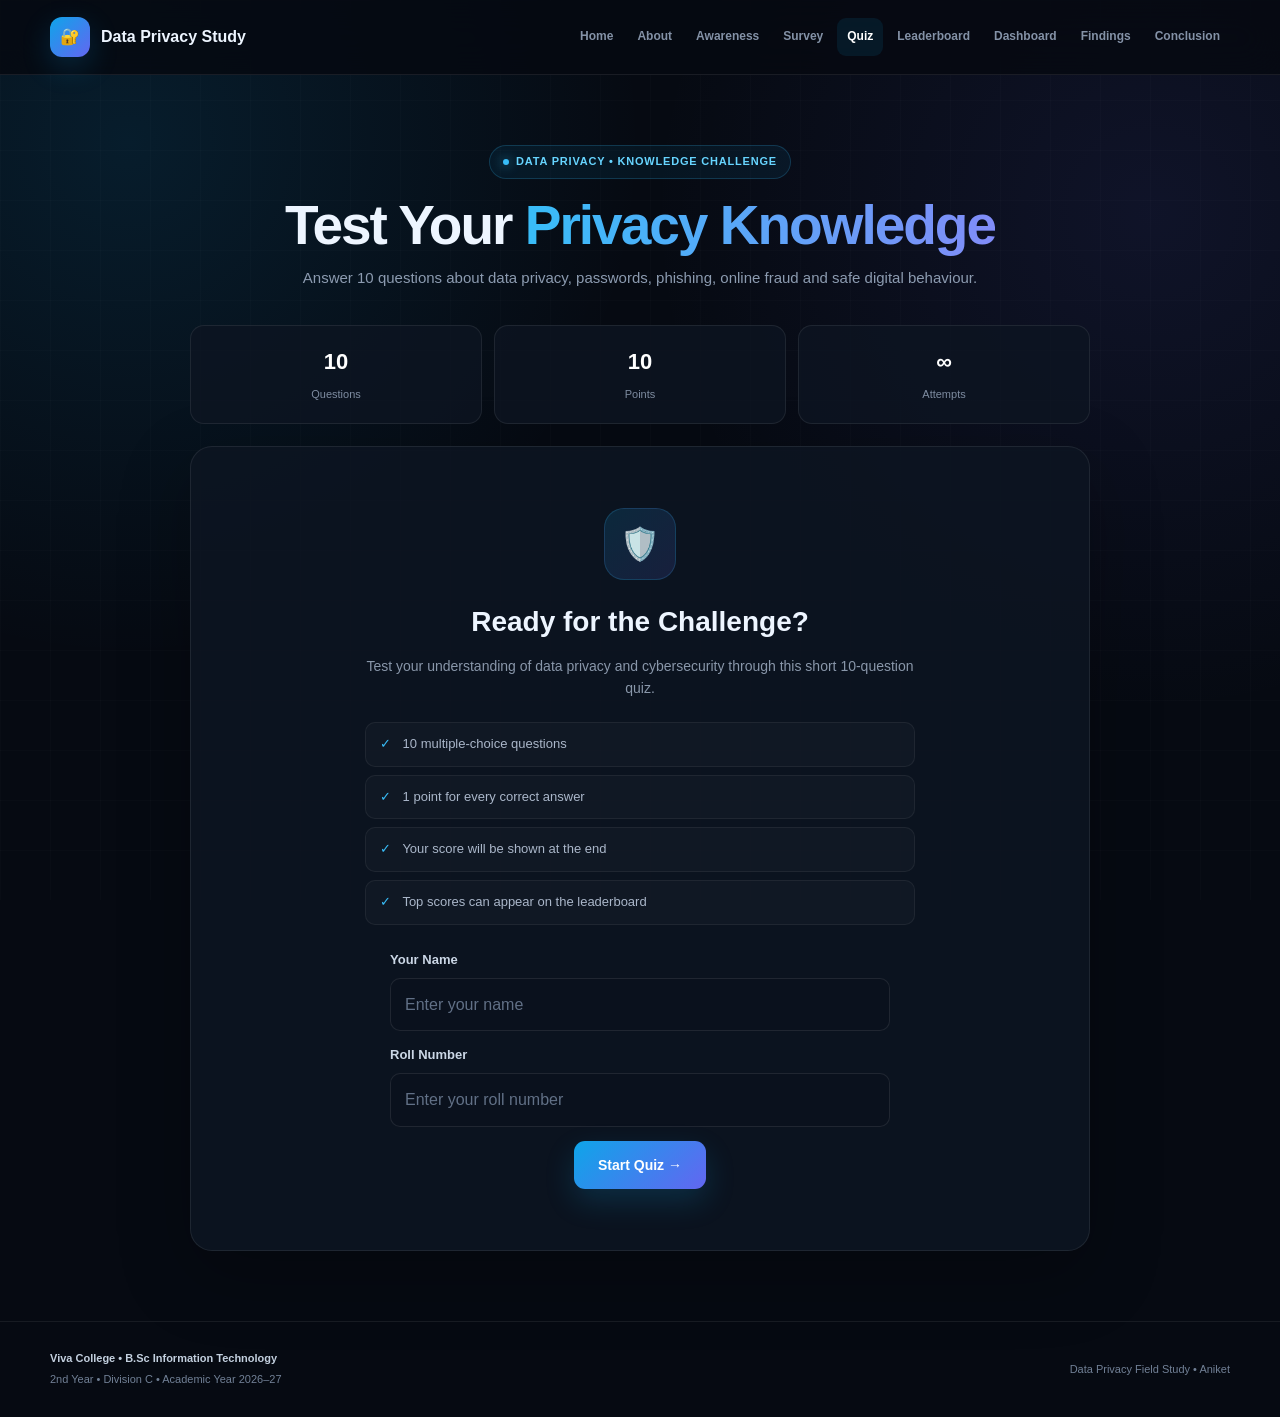
<file: quiz.html>
<!DOCTYPE html>
<html lang="en">
<head>
<meta charset="UTF-8">
<meta name="viewport" content="width=device-width, initial-scale=1.0">

<title>Privacy Awareness Quiz | Viva College</title>

<meta name="description"
content="Test your knowledge of data privacy, cybersecurity, phishing, passwords and online safety. Viva College B.Sc IT Field Study 2026-27.">

<style>
/* =========================================================
   RESET
========================================================= */

*{
    margin:0;
    padding:0;
    box-sizing:border-box;
}

html{
    scroll-behavior:smooth;
}

body{
    font-family:
        Inter,
        "Segoe UI",
        Arial,
        sans-serif;

    background:
        radial-gradient(
            circle at 10% 10%,
            rgba(14,165,233,.12),
            transparent 30%
        ),
        radial-gradient(
            circle at 90% 15%,
            rgba(99,102,241,.10),
            transparent 30%
        ),
        #060a12;

    color:#edf5ff;
    line-height:1.6;
    min-height:100vh;
}

body::before{
    content:"";
    position:fixed;
    inset:0;
    pointer-events:none;
    z-index:-1;

    background-image:
        linear-gradient(
            rgba(255,255,255,.015) 1px,
            transparent 1px
        ),
        linear-gradient(
            90deg,
            rgba(255,255,255,.015) 1px,
            transparent 1px
        );

    background-size:50px 50px;
}

a{
    color:inherit;
    text-decoration:none;
}

button,
input{
    font:inherit;
}


/* =========================================================
   HEADER
========================================================= */

header{
    position:sticky;
    top:0;
    z-index:1000;

    background:rgba(6,10,18,.88);
    backdrop-filter:blur(18px);

    border-bottom:
        1px solid
        rgba(255,255,255,.08);
}

.nav{
    width:min(1180px,calc(100% - 40px));
    min-height:74px;
    margin:auto;

    display:flex;
    align-items:center;
    justify-content:space-between;
}

.logo{
    display:flex;
    align-items:center;
    gap:11px;

    font-size:16px;
    font-weight:800;
}

.logo-icon{
    width:40px;
    height:40px;

    display:grid;
    place-items:center;

    border-radius:12px;

    background:
        linear-gradient(
            135deg,
            #0ea5e9,
            #6366f1
        );

    box-shadow:
        0 10px 30px
        rgba(14,165,233,.20);
}

.nav-links{
    display:flex;
    align-items:center;
    gap:4px;
}

.nav-links a{
    padding:9px 10px;

    border-radius:9px;

    color:#8492a7;

    font-size:12px;
    font-weight:650;

    transition:.2s;
}

.nav-links a:hover{
    color:#fff;
    background:rgba(255,255,255,.06);
}

.nav-links a.active{
    color:#fff;

    background:
        rgba(14,165,233,.10);
}

.menu-btn{
    display:none;

    width:42px;
    height:42px;

    border:
        1px solid
        rgba(255,255,255,.10);

    border-radius:10px;

    background:#0d1522;
    color:#fff;

    cursor:pointer;
}


/* =========================================================
   MAIN
========================================================= */

.container{
    width:min(900px,calc(100% - 30px));
    margin:auto;
}


/* =========================================================
   HERO
========================================================= */

.hero{
    padding:
        70px
        0
        35px;

    text-align:center;
}

.badge{
    display:inline-flex;
    align-items:center;
    gap:7px;

    padding:7px 13px;

    border-radius:999px;

    color:#67d5ff;

    background:
        rgba(14,165,233,.07);

    border:
        1px solid
        rgba(56,189,248,.20);

    font-size:11px;
    font-weight:800;

    text-transform:uppercase;
    letter-spacing:.8px;
}

.badge::before{
    content:"";

    width:6px;
    height:6px;

    border-radius:50%;

    background:#38bdf8;

    box-shadow:
        0 0 12px
        rgba(56,189,248,.8);
}

.hero h1{
    margin:
        18px
        auto
        12px;

    font-size:
        clamp(
            34px,
            6vw,
            55px
        );

    line-height:1.05;

    letter-spacing:-2px;
}

.gradient{
    background:
        linear-gradient(
            90deg,
            #38bdf8,
            #818cf8
        );

    -webkit-background-clip:text;
    background-clip:text;

    color:transparent;
}

.hero p{
    max-width:680px;
    margin:auto;

    color:#8c9bb0;

    font-size:15px;
}


/* =========================================================
   QUIZ INFO
========================================================= */

.quiz-info{
    display:grid;

    grid-template-columns:
        repeat(3,1fr);

    gap:12px;

    margin-bottom:22px;
}

.info{
    padding:18px;

    text-align:center;

    border:
        1px solid
        rgba(255,255,255,.08);

    border-radius:14px;

    background:
        rgba(13,21,34,.78);
}

.info strong{
    display:block;

    color:#fff;

    font-size:22px;
}

.info span{
    color:#7f8da2;

    font-size:11px;
}


/* =========================================================
   QUIZ CARD
========================================================= */

.quiz-card{
    padding:26px;

    border:
        1px solid
        rgba(255,255,255,.08);

    border-radius:22px;

    background:
        rgba(13,21,34,.88);

    box-shadow:
        0 25px 70px
        rgba(0,0,0,.25);
}


/* =========================================================
   START SCREEN
========================================================= */

.start-screen{
    text-align:center;

    padding:
        35px
        20px;
}

.start-icon{
    width:72px;
    height:72px;

    margin:
        0
        auto
        20px;

    display:grid;
    place-items:center;

    border-radius:20px;

    background:
        linear-gradient(
            135deg,
            rgba(14,165,233,.15),
            rgba(99,102,241,.15)
        );

    border:
        1px solid
        rgba(56,189,248,.18);

    font-size:32px;
}

.start-screen h2{
    margin-bottom:10px;

    font-size:28px;
}

.start-screen p{
    max-width:570px;

    margin:
        0
        auto
        22px;

    color:#8997aa;

    font-size:14px;
}

.rules{
    max-width:550px;

    margin:
        0
        auto
        25px;

    display:grid;

    gap:8px;

    text-align:left;
}

.rule{
    padding:11px 14px;

    border:
        1px solid
        rgba(255,255,255,.06);

    border-radius:10px;

    background:
        rgba(255,255,255,.025);

    color:#aab7ca;

    font-size:13px;
}

.rule span{
    color:#38bdf8;
    margin-right:8px;
}


/* =========================================================
   BUTTON
========================================================= */

.btn{
    border:0;

    padding:
        13px
        24px;

    border-radius:11px;

    background:
        linear-gradient(
            135deg,
            #0ea5e9,
            #6366f1
        );

    color:#fff;

    font-size:14px;
    font-weight:800;

    cursor:pointer;

    box-shadow:
        0 12px 30px
        rgba(14,165,233,.18);

    transition:.2s;
}

.btn:hover{
    transform:translateY(-2px);

    box-shadow:
        0 18px 38px
        rgba(14,165,233,.28);
}

.btn:disabled{
    opacity:.55;
    cursor:not-allowed;
    transform:none;
}


/* =========================================================
   QUIZ SCREEN
========================================================= */

#quizScreen{
    display:none;
}

.quiz-top{
    display:flex;
    align-items:center;
    justify-content:space-between;

    margin-bottom:15px;

    color:#8795a9;

    font-size:12px;
}

.progress{
    height:6px;

    margin-bottom:25px;

    overflow:hidden;

    border-radius:20px;

    background:
        rgba(255,255,255,.07);
}

.progress-fill{
    width:0%;
    height:100%;

    border-radius:inherit;

    background:
        linear-gradient(
            90deg,
            #0ea5e9,
            #6366f1
        );

    transition:
        width .3s ease;
}


/* QUESTION */

.question-number{
    color:#38bdf8;

    font-size:12px;
    font-weight:800;

    text-transform:uppercase;

    letter-spacing:.8px;
}

.question-title{
    margin:
        8px
        0
        22px;

    font-size:22px;
    line-height:1.35;
}


/* ANSWERS */

.answers{
    display:grid;

    gap:10px;
}

.answer{
    position:relative;
}

.answer input{
    position:absolute;

    opacity:0;

    pointer-events:none;
}

.answer label{
    display:flex;

    align-items:center;

    gap:13px;

    padding:
        14px
        15px;

    border:
        1px solid
        rgba(255,255,255,.08);

    border-radius:12px;

    background:#0a111d;

    color:#aab7ca;

    cursor:pointer;

    font-size:14px;

    transition:.2s;
}

.answer label:hover{
    border-color:
        rgba(56,189,248,.30);

    color:#fff;

    transform:translateY(-1px);
}

.answer-letter{
    width:31px;
    height:31px;

    flex:none;

    display:grid;
    place-items:center;

    border-radius:8px;

    background:
        rgba(255,255,255,.05);

    color:#8290a4;

    font-weight:800;

    font-size:12px;
}

.answer input:checked + label{
    color:#fff;

    border-color:
        rgba(56,189,248,.55);

    background:
        rgba(14,165,233,.10);

    box-shadow:
        0 0 0 1px
        rgba(56,189,248,.08);
}

.answer input:checked + label .answer-letter{
    background:
        linear-gradient(
            135deg,
            #0ea5e9,
            #6366f1
        );

    color:#fff;
}


/* =========================================================
   QUIZ NAVIGATION
========================================================= */

.quiz-actions{
    display:flex;

    align-items:center;

    justify-content:space-between;

    gap:12px;

    margin-top:25px;

    padding-top:20px;

    border-top:
        1px solid
        rgba(255,255,255,.07);
}

.secondary-btn{
    padding:
        11px
        18px;

    border:
        1px solid
        rgba(255,255,255,.09);

    border-radius:10px;

    background:
        rgba(255,255,255,.035);

    color:#aebbd0;

    font-weight:700;

    cursor:pointer;

    transition:.2s;
}

.secondary-btn:hover{
    color:#fff;

    border-color:
        rgba(56,189,248,.25);
}

.secondary-btn:disabled{
    opacity:.35;
    cursor:not-allowed;
}


/* =========================================================
   NAME FORM
========================================================= */

.player-form{
    max-width:500px;

    margin:
        0
        auto;
}

.player-form label{
    display:block;

    margin-bottom:7px;

    color:#cbd7e6;

    text-align:left;

    font-size:13px;
    font-weight:700;
}

.player-form input{
    width:100%;

    padding:
        13px
        14px;

    margin-bottom:14px;

    outline:none;

    border:
        1px solid
        rgba(255,255,255,.09);

    border-radius:10px;

    background:#0a111d;

    color:#fff;
}

.player-form input:focus{
    border-color:
        rgba(56,189,248,.45);

    box-shadow:
        0 0 0 3px
        rgba(56,189,248,.07);
}

.player-form input::placeholder{
    color:#617086;
}


/* =========================================================
   RESULT
========================================================= */

#resultScreen{
    display:none;

    text-align:center;

    padding:
        25px
        10px
        35px;
}

.result-icon{
    width:76px;
    height:76px;

    margin:
        0
        auto
        18px;

    display:grid;
    place-items:center;

    border-radius:50%;

    background:
        rgba(52,211,153,.10);

    border:
        1px solid
        rgba(52,211,153,.22);

    color:#34d399;

    font-size:32px;
}

#resultScreen h2{
    font-size:30px;

    margin-bottom:6px;
}

.result-subtitle{
    color:#8997aa;

    font-size:14px;
}


/* SCORE */

.score-circle{
    width:170px;
    height:170px;

    margin:
        30px
        auto;

    display:flex;

    flex-direction:column;

    align-items:center;

    justify-content:center;

    border-radius:50%;

    background:
        radial-gradient(
            circle,
            #0c1625 60%,
            transparent 61%
        );

    border:
        8px solid
        rgba(56,189,248,.14);

    box-shadow:
        0 0 50px
        rgba(14,165,233,.10);
}

.score-circle strong{
    font-size:42px;

    line-height:1;
}

.score-circle span{
    margin-top:6px;

    color:#8190a5;

    font-size:12px;
}


/* RESULT STATS */

.result-stats{
    max-width:600px;

    margin:
        0
        auto
        25px;

    display:grid;

    grid-template-columns:
        repeat(3,1fr);

    gap:10px;
}

.result-stat{
    padding:16px;

    border:
        1px solid
        rgba(255,255,255,.07);

    border-radius:12px;

    background:
        rgba(255,255,255,.025);
}

.result-stat strong{
    display:block;

    color:#fff;

    font-size:19px;
}

.result-stat span{
    color:#7d8ba0;

    font-size:11px;
}


/* =========================================================
   ERROR
========================================================= */

.error{
    display:none;

    margin:
        12px
        0;

    padding:
        12px
        14px;

    border-radius:10px;

    background:
        rgba(239,68,68,.08);

    border:
        1px solid
        rgba(239,68,68,.20);

    color:#fca5a5;

    font-size:13px;
}


/* =========================================================
   FOOTER
========================================================= */

footer{
    margin-top:70px;

    border-top:
        1px solid
        rgba(255,255,255,.07);
}

.footer-inner{
    width:min(1180px,calc(100% - 30px));

    min-height:95px;

    margin:auto;

    display:flex;

    align-items:center;

    justify-content:space-between;

    gap:20px;

    color:#718096;

    font-size:11px;
}

.footer-brand{
    color:#c3d0df;

    font-weight:750;

    margin-bottom:3px;
}


/* =========================================================
   MOBILE
========================================================= */

@media(max-width:850px){

    .nav-links{
        position:absolute;

        top:74px;
        left:15px;
        right:15px;

        display:none;

        flex-direction:column;

        align-items:stretch;

        padding:9px;

        background:
            rgba(7,11,20,.98);

        border:
            1px solid
            rgba(255,255,255,.08);

        border-radius:13px;

        box-shadow:
            0 20px 60px
            rgba(0,0,0,.45);
    }

    .nav-links.open{
        display:flex;
    }

    .nav-links a{
        padding:12px;
    }

    .menu-btn{
        display:grid;
        place-items:center;
    }

}


@media(max-width:600px){

    .container{
        width:
            calc(100% - 22px);
    }

    .hero{
        padding:
            50px
            0
            25px;
    }

    .hero h1{
        font-size:35px;

        letter-spacing:-1.3px;
    }

    .hero p{
        font-size:13px;
    }

    .quiz-info{
        grid-template-columns:
            repeat(3,1fr);
    }

    .info{
        padding:13px 7px;
    }

    .info strong{
        font-size:18px;
    }

    .info span{
        font-size:9px;
    }

    .quiz-card{
        padding:17px;

        border-radius:17px;
    }

    .question-title{
        font-size:19px;
    }

    .answer label{
        padding:12px;
        font-size:13px;
    }

    .quiz-actions{
        gap:8px;
    }

    .quiz-actions button{
        font-size:12px;
    }

    .result-stats{
        grid-template-columns:
            1fr;
    }

    .footer-inner{
        flex-direction:column;

        justify-content:center;

        text-align:center;

        padding:
            25px
            0;
    }

}
</style>
</head>


<body>


<!-- =========================================================
     HEADER
========================================================= -->

<header>

<div class="nav">

<a href="index.html" class="logo">

<div class="logo-icon">
    🔐
</div>

<span>Data Privacy Study</span>

</a>


<button
    class="menu-btn"
    id="menuBtn"
    type="button"
>
    ☰
</button>


<nav class="nav-links" id="navLinks">

<a href="index.html">Home</a>

<a href="about.html">About</a>

<a href="awareness.html">Awareness</a>

<a href="survey.html">Survey</a>

<a href="quiz.html" class="active">Quiz</a>

<a href="leaderboard.html">Leaderboard</a>

<a href="dashboard.html">Dashboard</a>

<a href="findings.html">Findings</a>

<a href="conclusion.html">Conclusion</a>

</nav>

</div>

</header>


<!-- =========================================================
     MAIN
========================================================= -->

<main>


<section class="hero">

<div class="container">

<div class="badge">
Data Privacy • Knowledge Challenge
</div>

<h1>
Test Your
<span class="gradient">Privacy Knowledge</span>
</h1>

<p>
Answer 10 questions about data privacy, passwords,
phishing, online fraud and safe digital behaviour.
</p>

</div>

</section>


<section class="container">


<!-- INFO -->

<div class="quiz-info">

<div class="info">
<strong>10</strong>
<span>Questions</span>
</div>

<div class="info">
<strong>10</strong>
<span>Points</span>
</div>

<div class="info">
<strong>∞</strong>
<span>Attempts</span>
</div>

</div>


<!-- =========================================================
     QUIZ CARD
========================================================= -->

<div class="quiz-card">


<!-- START SCREEN -->

<div id="startScreen" class="start-screen">

<div class="start-icon">
🛡️
</div>

<h2>
Ready for the Challenge?
</h2>

<p>
Test your understanding of data privacy and
cybersecurity through this short 10-question quiz.
</p>


<div class="rules">

<div class="rule">
<span>✓</span>
10 multiple-choice questions
</div>

<div class="rule">
<span>✓</span>
1 point for every correct answer
</div>

<div class="rule">
<span>✓</span>
Your score will be shown at the end
</div>

<div class="rule">
<span>✓</span>
Top scores can appear on the leaderboard
</div>

</div>


<div class="player-form">

<label for="playerName">
Your Name
</label>

<input
    type="text"
    id="playerName"
    placeholder="Enter your name"
    maxlength="50"
    autocomplete="name"
>


<label for="rollNo">
Roll Number
</label>

<input
    type="text"
    id="rollNo"
    placeholder="Enter your roll number"
    maxlength="20"
>

<div
    class="error"
    id="startError"
></div>


<button
    class="btn"
    id="startBtn"
    type="button"
>
    Start Quiz →
</button>

</div>

</div>


<!-- =========================================================
     QUIZ SCREEN
========================================================= -->

<div id="quizScreen">

<div class="quiz-top">

<span id="questionCounter">
Question 1 of 10
</span>

<span id="scoreDisplay">
Score: 0
</span>

</div>


<div class="progress">

<div
    class="progress-fill"
    id="progressFill"
></div>

</div>


<div
    class="question-number"
    id="questionCategory"
>
DATA PRIVACY
</div>


<h2
    class="question-title"
    id="questionText"
>
Question
</h2>


<div
    class="answers"
    id="answers"
>
</div>


<div class="quiz-actions">

<button
    type="button"
    class="secondary-btn"
    id="prevBtn"
>
    ← Previous
</button>


<button
    type="button"
    class="btn"
    id="nextBtn"
>
    Next →
</button>

</div>

</div>


<!-- =========================================================
     RESULT SCREEN
========================================================= -->

<div id="resultScreen">

<div class="result-icon">
✓
</div>

<h2>
Quiz Completed!
</h2>

<p class="result-subtitle">
Great job! Here is your result.
</p>


<div class="score-circle">

<strong id="finalScore">
0/10
</strong>

<span id="finalPercentage">
0%
</span>

</div>


<div class="result-stats">

<div class="result-stat">

<strong id="correctAnswers">
0
</strong>

<span>
Correct
</span>

</div>


<div class="result-stat">

<strong id="wrongAnswers">
0
</strong>

<span>
Incorrect
</span>

</div>


<div class="result-stat">

<strong id="timeTaken">
0s
</strong>

<span>
Time Taken
</span>

</div>

</div>


<p
    id="resultMessage"
    style="
        color:#aab7ca;
        margin-bottom:22px;
        font-size:14px;
    "
></p>


<button
    type="button"
    class="btn"
    id="retryBtn"
>
    Try Again
</button>


<a
    href="leaderboard.html"
    class="btn"
    style="
        display:inline-flex;
        margin-left:8px;
    "
>
    View Leaderboard →
</a>

</div>


</div>

</section>

</main>


<!-- =========================================================
     FOOTER
========================================================= -->

<footer>

<div class="footer-inner">

<div>

<div class="footer-brand">
Viva College • B.Sc Information Technology
</div>

<div>
2nd Year • Division C • Academic Year 2026–27
</div>

</div>


<div>
Data Privacy Field Study • Aniket
</div>

</div>

</footer>


<!-- =========================================================
     JAVASCRIPT
========================================================= -->

<script>

/* =========================================================
   GOOGLE APPS SCRIPT
========================================================= */

const SCRIPT_URL =
"https://script.google.com/macros/s/AKfycbz2qTZQR7u8eZJUb_Ac9Ytnr-9nAoItyDIP7HjS-onbHgcDcYw2XzF6onGnJEmiO4yQcg/exec";


/* =========================================================
   QUIZ QUESTIONS
========================================================= */

const questions = [

{
    category:"DATA PRIVACY",
    question:"What does data privacy mainly refer to?",
    options:[
        "Protecting and controlling how personal information is collected and used",
        "Making your internet connection faster",
        "Deleting all files from a device",
        "Using social media every day"
    ],
    answer:0
},

{
    category:"PERSONAL DATA",
    question:"Which of the following is personal data?",
    options:[
        "A person's phone number",
        "A random weather report",
        "A public traffic signal",
        "A general news headline"
    ],
    answer:0
},

{
    category:"PASSWORD SECURITY",
    question:"What is the safest password practice?",
    options:[
        "Use the same password everywhere",
        "Use your date of birth",
        "Use strong and unique passwords for different accounts",
        "Share your password with trusted friends"
    ],
    answer:2
},

{
    category:"TWO-FACTOR AUTHENTICATION",
    question:"What does 2FA provide?",
    options:[
        "An additional layer of account security",
        "Free internet access",
        "Automatic password sharing",
        "Unlimited storage"
    ],
    answer:0
},

{
    category:"PHISHING",
    question:"What is phishing?",
    options:[
        "A method used to trick people into revealing sensitive information",
        "A way to improve Wi-Fi speed",
        "A type of computer hardware",
        "A social media filter"
    ],
    answer:0
},

{
    category:"OTP SECURITY",
    question:"What should you do if someone calls asking for your OTP?",
    options:[
        "Give it immediately",
        "Share it if they sound professional",
        "Refuse to share it",
        "Post it in a chat"
    ],
    answer:2
},

{
    category:"APP PRIVACY",
    question:"Why should you check app permissions?",
    options:[
        "To understand what information and device features an app can access",
        "To make the app download faster",
        "To increase phone storage",
        "To improve screen brightness"
    ],
    answer:0
},

{
    category:"SOCIAL MEDIA",
    question:"Which is a safer social media practice?",
    options:[
        "Share your address publicly",
        "Accept every unknown request",
        "Limit the personal information you share",
        "Post your OTP online"
    ],
    answer:2
},

{
    category:"ONLINE FRAUD",
    question:"Which is a common sign of an online scam?",
    options:[
        "A trusted website using normal security practices",
        "A message creating urgency and asking for money or sensitive information",
        "A normal software update",
        "A college announcement"
    ],
    answer:1
},

{
    category:"PUBLIC WI-FI",
    question:"What is the safer approach when using public Wi-Fi?",
    options:[
        "Perform sensitive banking transactions without checking security",
        "Share passwords with other users",
        "Avoid sensitive transactions on untrusted public networks",
        "Disable every security feature"
    ],
    answer:2
}

];


/* =========================================================
   VARIABLES
========================================================= */

let currentQuestion = 0;

let userAnswers =
    new Array(questions.length).fill(null);

let score = 0;

let startTime = 0;

let playerName = "";

let rollNo = "";


/* =========================================================
   ELEMENTS
========================================================= */

const startScreen =
    document.getElementById("startScreen");

const quizScreen =
    document.getElementById("quizScreen");

const resultScreen =
    document.getElementById("resultScreen");

const playerNameInput =
    document.getElementById("playerName");

const rollNoInput =
    document.getElementById("rollNo");

const startBtn =
    document.getElementById("startBtn");

const nextBtn =
    document.getElementById("nextBtn");

const prevBtn =
    document.getElementById("prevBtn");

const retryBtn =
    document.getElementById("retryBtn");

const questionText =
    document.getElementById("questionText");

const questionCategory =
    document.getElementById("questionCategory");

const answersContainer =
    document.getElementById("answers");

const questionCounter =
    document.getElementById("questionCounter");

const scoreDisplay =
    document.getElementById("scoreDisplay");

const progressFill =
    document.getElementById("progressFill");

const startError =
    document.getElementById("startError");


/* =========================================================
   MOBILE MENU
========================================================= */

document
.getElementById("menuBtn")
.addEventListener("click",function(){

    document
        .getElementById("navLinks")
        .classList.toggle("open");

});


/* =========================================================
   START QUIZ
========================================================= */

startBtn.addEventListener("click",function(){

    playerName =
        playerNameInput.value.trim();

    rollNo =
        rollNoInput.value.trim();


    if(!playerName){

        showStartError(
            "Please enter your name."
        );

        playerNameInput.focus();

        return;
    }


    if(!rollNo){

        showStartError(
            "Please enter your roll number."
        );

        rollNoInput.focus();

        return;
    }


    startError.style.display = "none";

    currentQuestion = 0;

    userAnswers =
        new Array(questions.length).fill(null);

    score = 0;

    startTime =
        Date.now();


    startScreen.style.display = "none";

    quizScreen.style.display = "block";

    resultScreen.style.display = "none";


    renderQuestion();

    window.scrollTo({
        top:0,
        behavior:"smooth"
    });

});


/* =========================================================
   ERROR
========================================================= */

function showStartError(message){

    startError.textContent = message;

    startError.style.display = "block";

}


/* =========================================================
   RENDER QUESTION
========================================================= */

function renderQuestion(){

    const q =
        questions[currentQuestion];


    questionText.textContent =
        q.question;

    questionCategory.textContent =
        q.category;


    questionCounter.textContent =
        "Question " +
        (currentQuestion + 1) +
        " of " +
        questions.length;


    scoreDisplay.textContent =
        "Score: " + score;


    const progress =
        ((currentQuestion + 1) /
        questions.length) * 100;


    progressFill.style.width =
        progress + "%";


    answersContainer.innerHTML = "";


    q.options.forEach(
        function(option,index){

            const wrapper =
                document.createElement("div");

            wrapper.className =
                "answer";


            const input =
                document.createElement("input");

            input.type =
                "radio";

            input.name =
                "quizAnswer";

            input.id =
                "answer_" + index;

            input.value =
                index;


            if(
                userAnswers[currentQuestion] === index
            ){
                input.checked = true;
            }


            const label =
                document.createElement("label");

            label.htmlFor =
                input.id;


            const letter =
                document.createElement("span");

            letter.className =
                "answer-letter";

            letter.textContent =
                String.fromCharCode(
                    65 + index
                );


            const text =
                document.createElement("span");

            text.textContent =
                option;


            label.appendChild(letter);

            label.appendChild(text);

            wrapper.appendChild(input);

            wrapper.appendChild(label);

            answersContainer.appendChild(wrapper);


            input.addEventListener(
                "change",
                function(){

                    userAnswers[currentQuestion] =
                        Number(this.value);

                }
            );

        }
    );


    prevBtn.disabled =
        currentQuestion === 0;


    if(
        currentQuestion ===
        questions.length - 1
    ){

        nextBtn.textContent =
            "Finish Quiz ✓";

    }else{

        nextBtn.textContent =
            "Next →";

    }

}


/* =========================================================
   NEXT
========================================================= */

nextBtn.addEventListener("click",function(){

    if(
        userAnswers[currentQuestion] === null
    ){

        alert(
            "Please select an answer before continuing."
        );

        return;
    }


    if(
        currentQuestion <
        questions.length - 1
    ){

        currentQuestion++;

        renderQuestion();

        window.scrollTo({
            top:120,
            behavior:"smooth"
        });

        return;
    }


    finishQuiz();

});


/* =========================================================
   PREVIOUS
========================================================= */

prevBtn.addEventListener("click",function(){

    if(currentQuestion > 0){

        currentQuestion--;

        renderQuestion();

        window.scrollTo({
            top:120,
            behavior:"smooth"
        });

    }

});


/* =========================================================
   FINISH QUIZ
========================================================= */

function finishQuiz(){

    score = 0;


    questions.forEach(
        function(question,index){

            if(
                userAnswers[index] ===
                question.answer
            ){

                score++;

            }

        }
    );


    const total =
        questions.length;


    const percentage =
        Math.round(
            (score / total) * 100
        );


    const time =
        Math.max(
            1,
            Math.round(
                (Date.now() - startTime) / 1000
            )
        );


    document
        .getElementById("finalScore")
        .textContent =
        score + "/" + total;


    document
        .getElementById("finalPercentage")
        .textContent =
        percentage + "%";


    document
        .getElementById("correctAnswers")
        .textContent =
        score;


    document
        .getElementById("wrongAnswers")
        .textContent =
        total - score;


    document
        .getElementById("timeTaken")
        .textContent =
        time + "s";


    document
        .getElementById("resultMessage")
        .textContent =
        getResultMessage(percentage);


    quizScreen.style.display =
        "none";

    resultScreen.style.display =
        "block";


    window.scrollTo({
        top:0,
        behavior:"smooth"
    });


    /* Save result */

    saveQuizResult(
        playerName,
        rollNo,
        score,
        total,
        percentage,
        time
    );

}


/* =========================================================
   RESULT MESSAGE
========================================================= */

function getResultMessage(percentage){

    if(percentage >= 90){

        return "Excellent! You have a strong understanding of data privacy and online safety.";

    }

    if(percentage >= 70){

        return "Great work! Your privacy awareness is good, but there is always more to learn.";

    }

    if(percentage >= 50){

        return "Good attempt! Review basic privacy and cybersecurity practices to improve further.";

    }

    return "Keep learning! Improving your privacy awareness can help you stay safer online.";

}


/* =========================================================
   SAVE RESULT TO GOOGLE SHEETS
========================================================= */

function saveQuizResult(
    name,
    roll,
    finalScore,
    total,
    percentage,
    time
){

    const payload = {

        action:"submitQuiz",

        name:name,

        rollNo:roll,

        score:finalScore,

        total:total,

        percentage:percentage,

        time:time,

        timestamp:
            new Date().toISOString()

    };


    const formData =
        new URLSearchParams();


    formData.append(
        "payload",
        JSON.stringify(payload)
    );


    /*
       no-cors is used because Google Apps Script
       is a cross-origin endpoint.

       The request is sent to the backend,
       but the browser cannot read the response.
    */

    fetch(
        SCRIPT_URL,
        {
            method:"POST",

            headers:{
                "Content-Type":
                "application/x-www-form-urlencoded"
            },

            body:
                formData.toString(),

            mode:"no-cors"
        }
    )
    .catch(
        function(error){

            console.error(
                "Quiz submission error:",
                error
            );

        }
    );

}


/* =========================================================
   RETRY
========================================================= */

retryBtn.addEventListener("click",function(){

    currentQuestion = 0;

    userAnswers =
        new Array(questions.length).fill(null);

    score = 0;

    startTime =
        Date.now();


    resultScreen.style.display =
        "none";

    quizScreen.style.display =
        "block";


    renderQuestion();


    window.scrollTo({
        top:0,
        behavior:"smooth"
    });

});

</script>

</body>
</html>
</file>
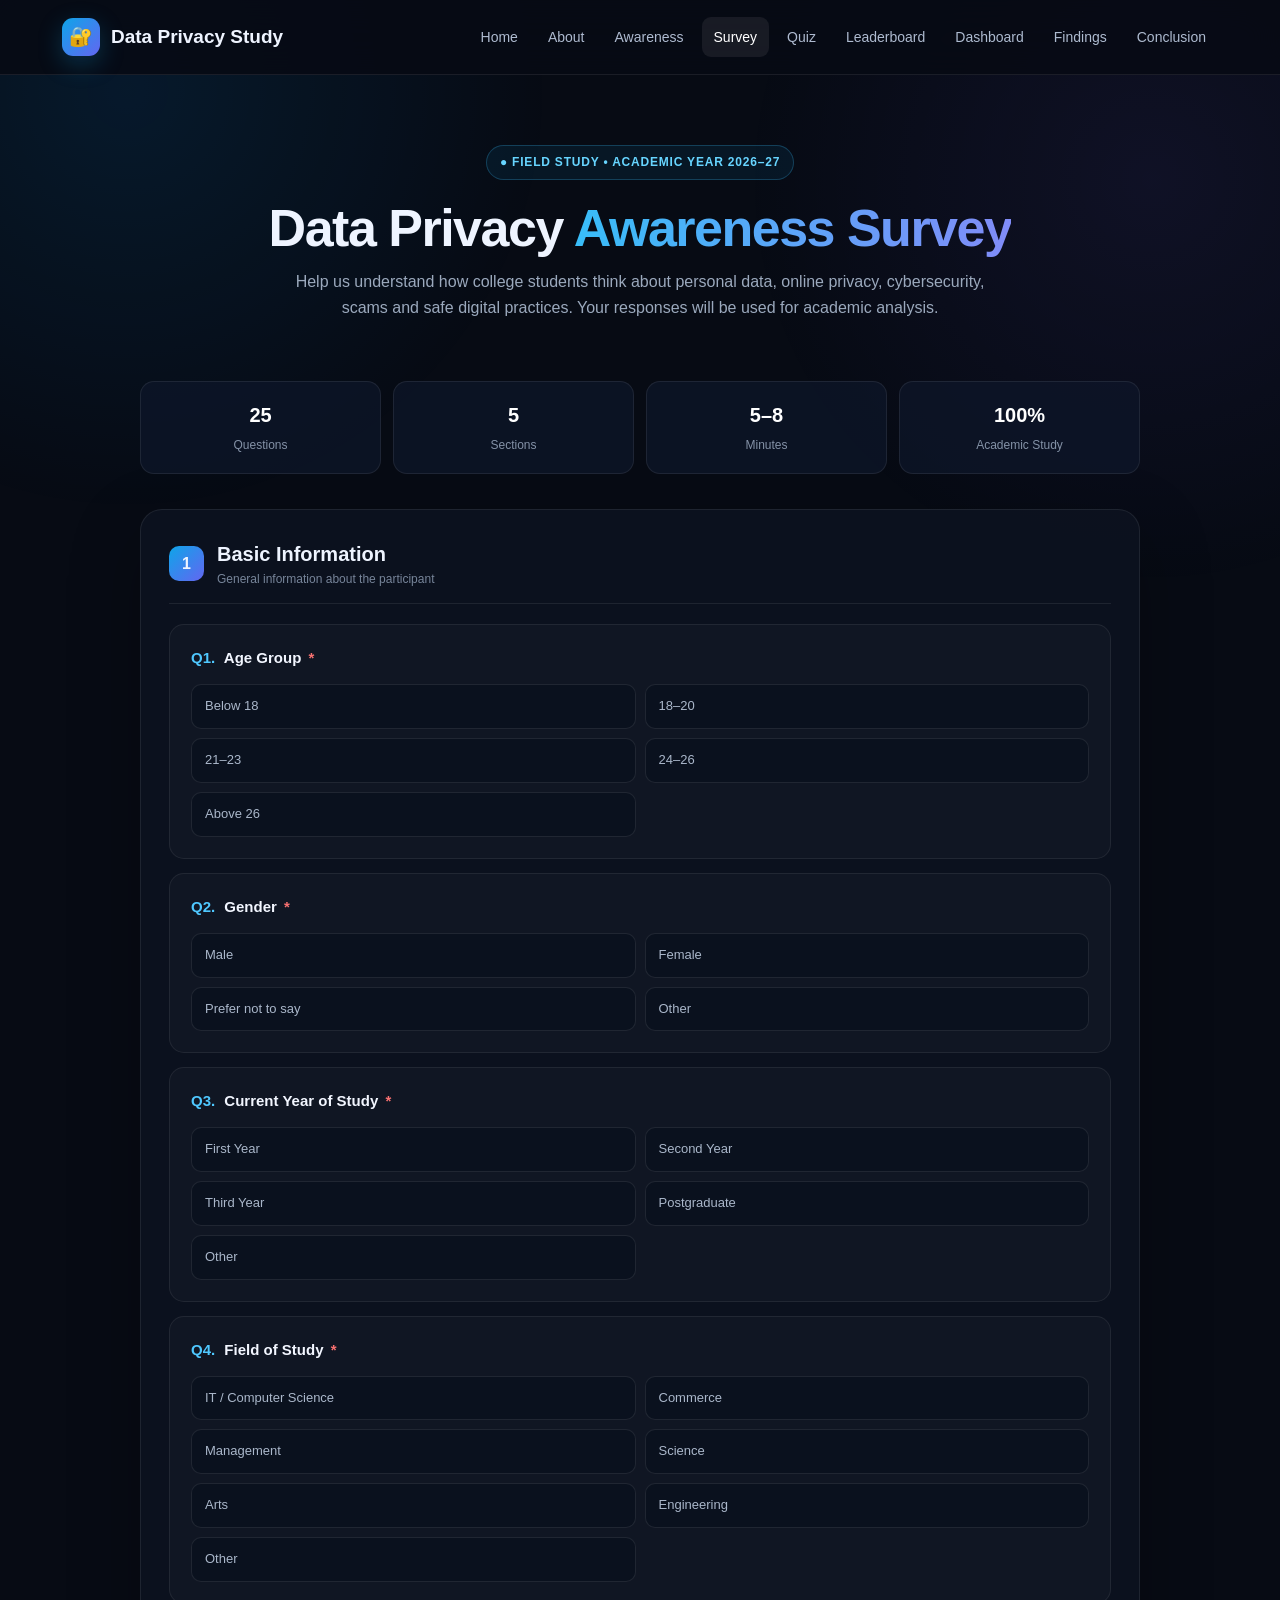
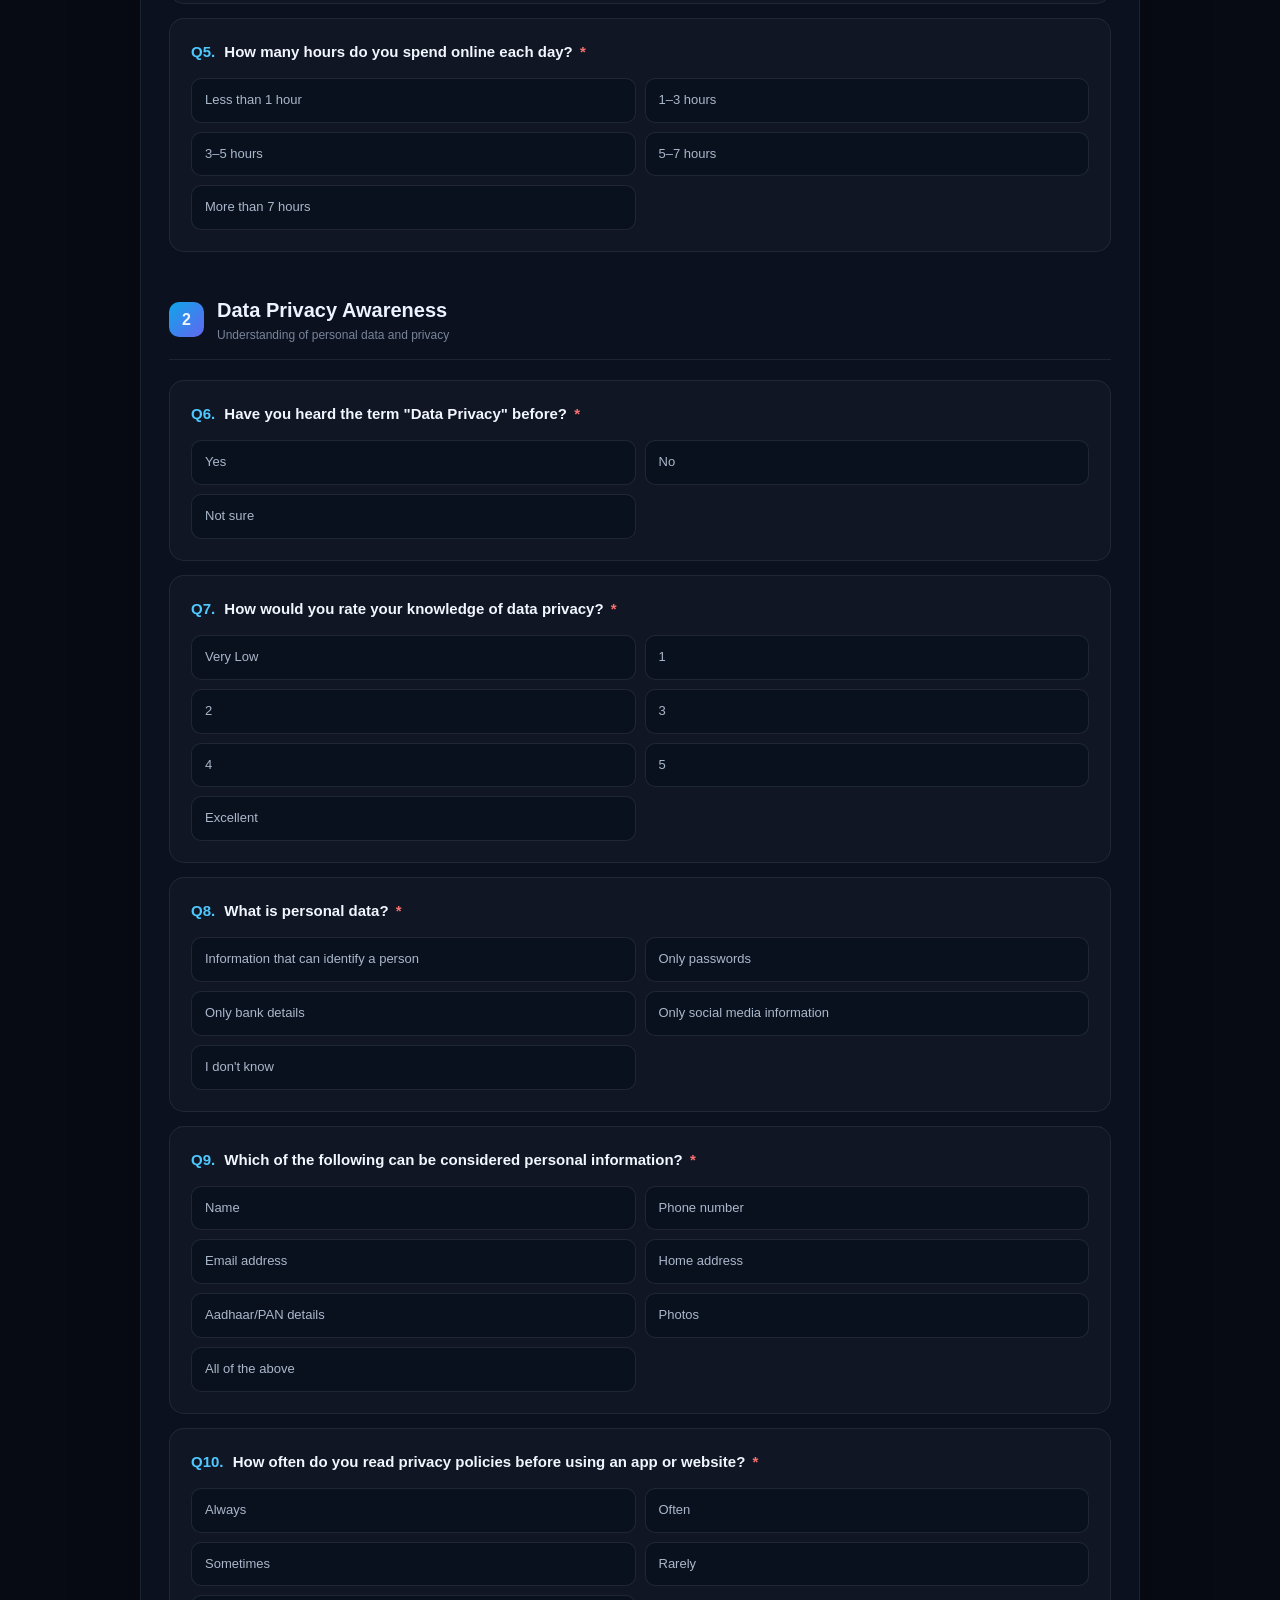
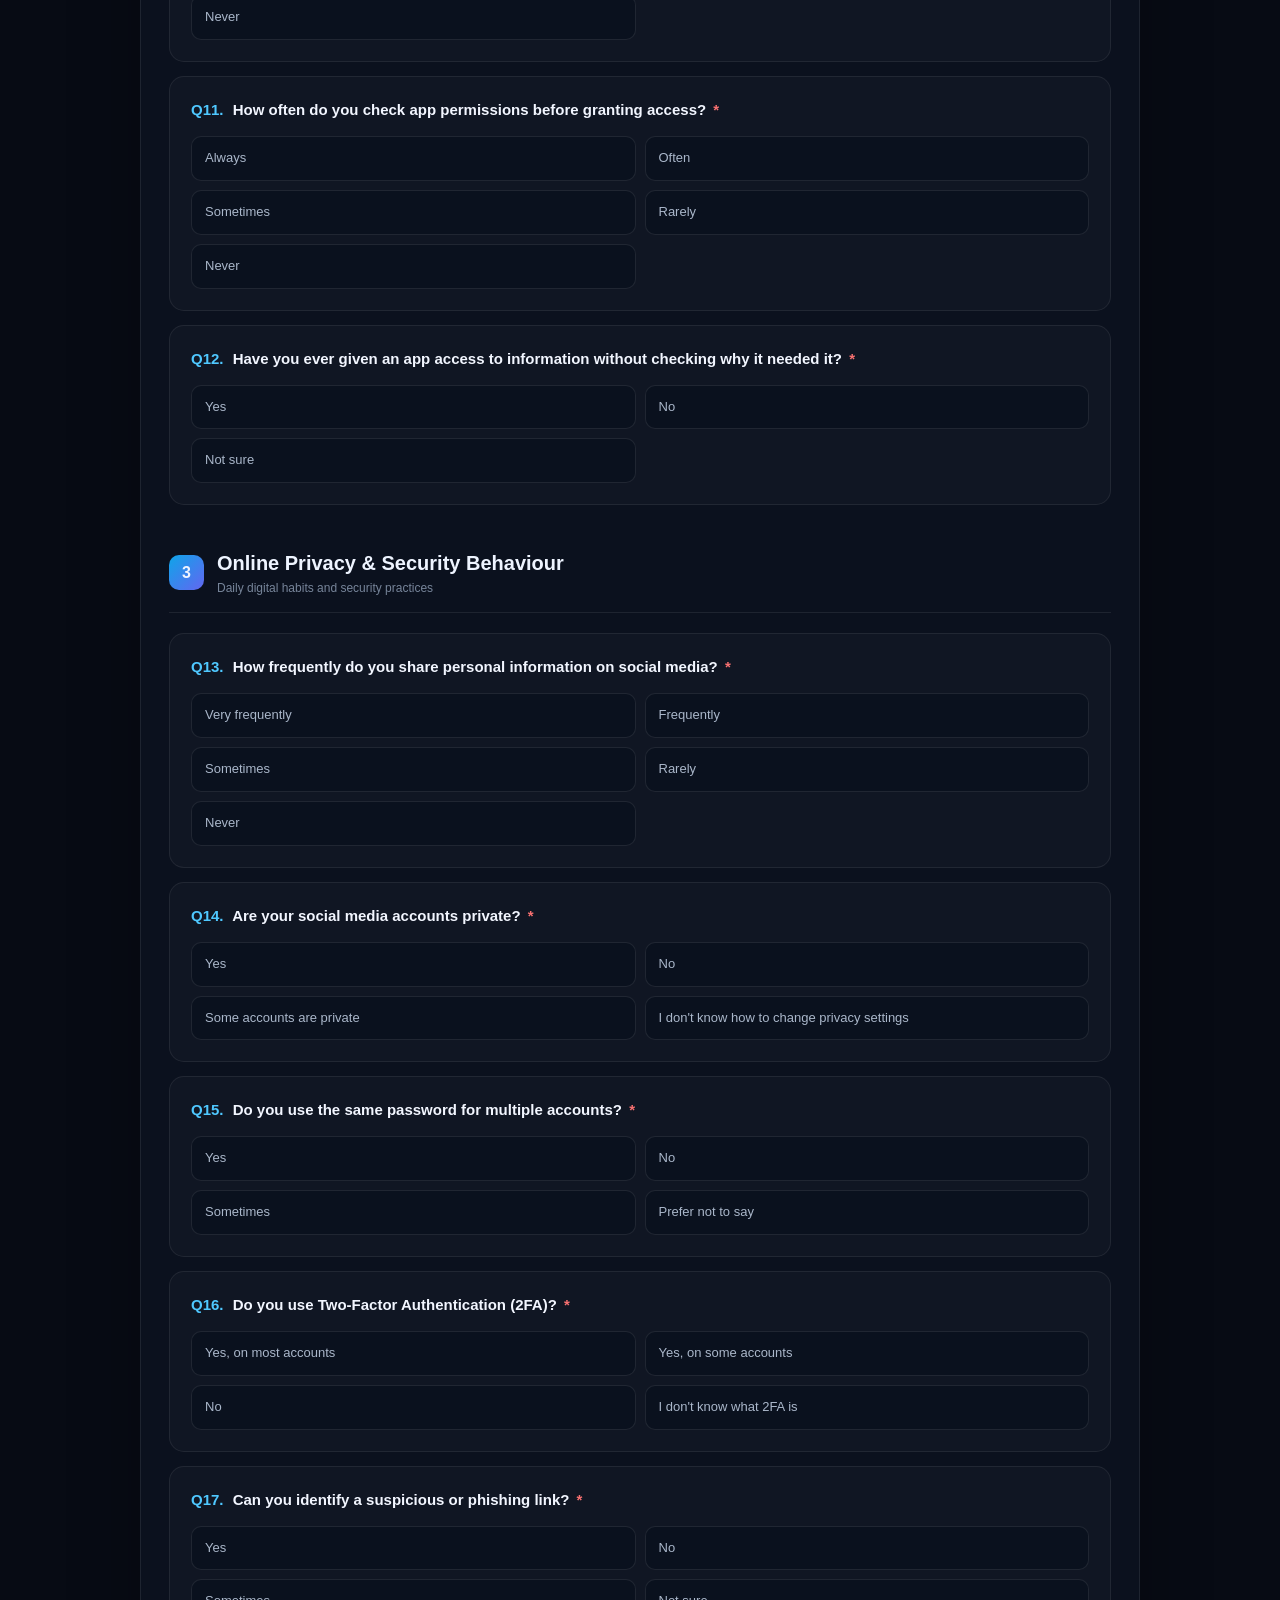
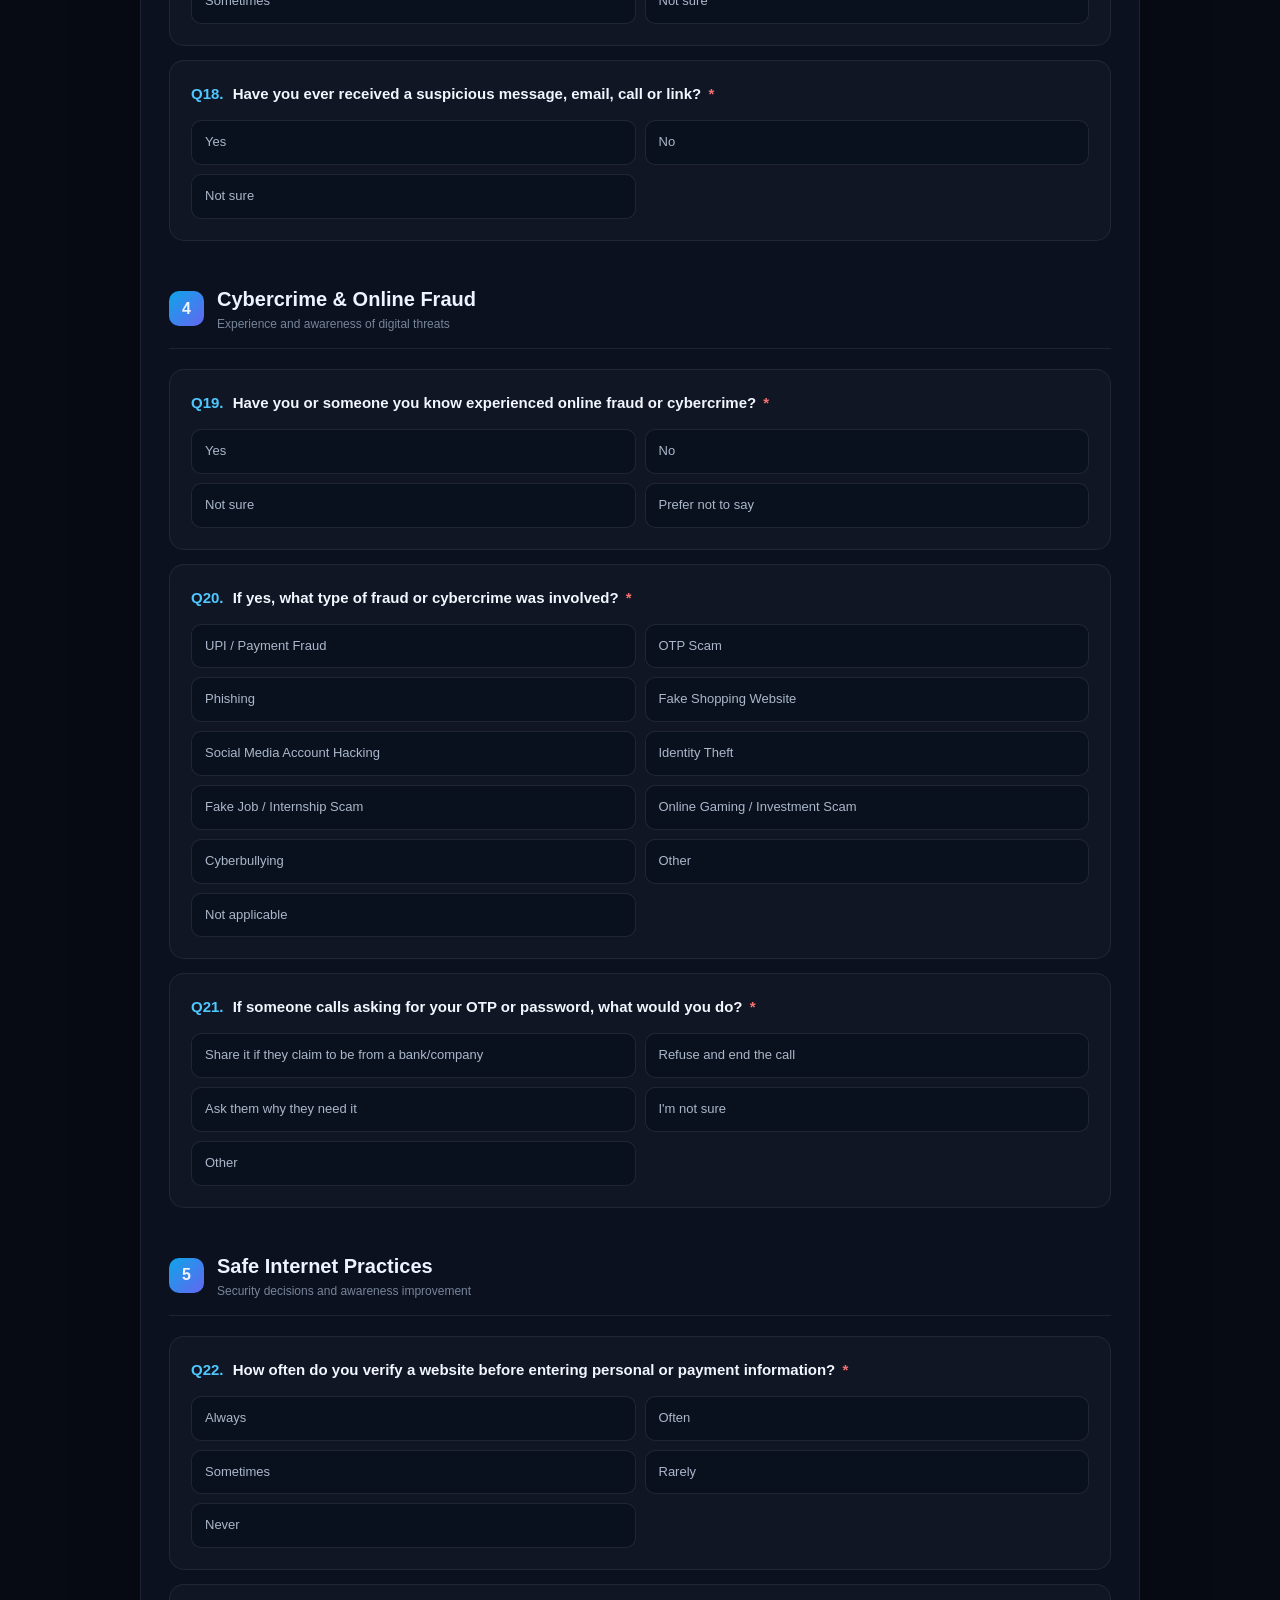
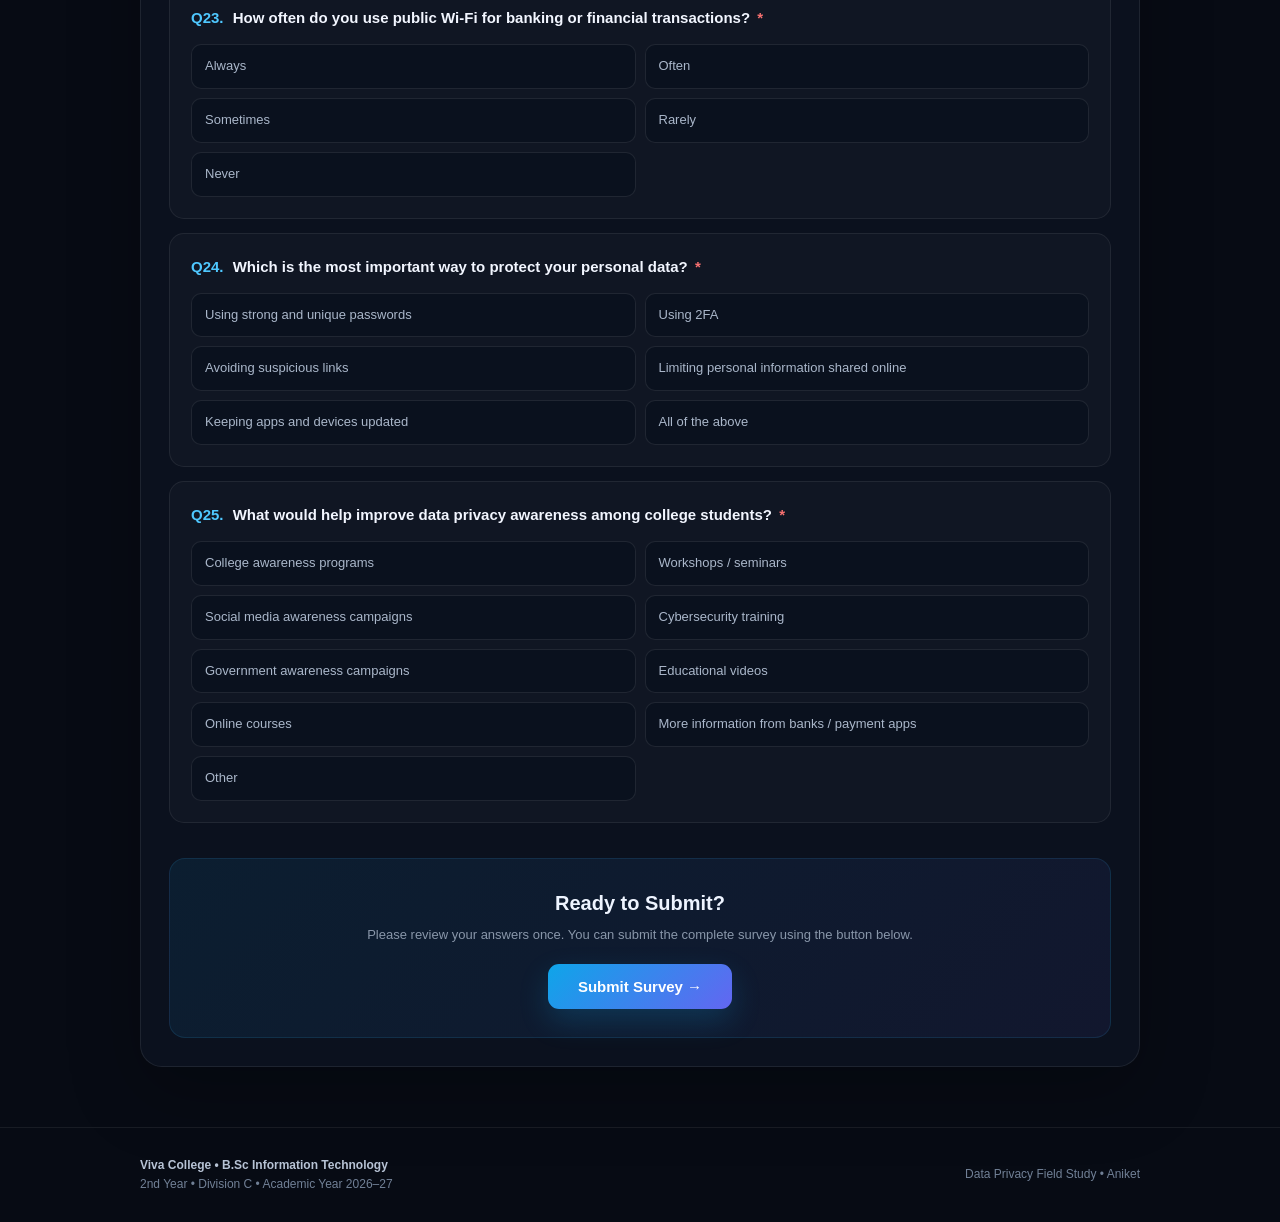
<file: survey.html>
<!DOCTYPE html>
<html lang="en">
<head>
<meta charset="UTF-8">
<meta name="viewport" content="width=device-width, initial-scale=1.0">

<title>Data Privacy Survey | Viva College</title>

<meta name="description"
content="Field Study on Awareness of Data Privacy Among College Students - Viva College B.Sc IT">

<style>
*{
    margin:0;
    padding:0;
    box-sizing:border-box;
}

html{
    scroll-behavior:smooth;
}

body{
    font-family:Inter,Segoe UI,Arial,sans-serif;
    background:#070b14;
    color:#eef4ff;
    line-height:1.6;
}

body:before{
    content:"";
    position:fixed;
    inset:0;
    pointer-events:none;
    background:
        radial-gradient(circle at 10% 10%,rgba(0,153,255,.10),transparent 30%),
        radial-gradient(circle at 90% 20%,rgba(123,92,255,.08),transparent 30%);
    z-index:-1;
}

a{
    color:inherit;
    text-decoration:none;
}

/* ================= HEADER ================= */

header{
    position:sticky;
    top:0;
    z-index:1000;
    background:rgba(7,11,20,.90);
    backdrop-filter:blur(18px);
    border-bottom:1px solid rgba(255,255,255,.08);
}

.nav{
    max-width:1200px;
    margin:auto;
    height:74px;
    padding:0 22px;
    display:flex;
    align-items:center;
    justify-content:space-between;
}

.logo{
    display:flex;
    align-items:center;
    gap:11px;
    font-weight:800;
    font-size:19px;
}

.logo-icon{
    width:38px;
    height:38px;
    border-radius:11px;
    display:grid;
    place-items:center;
    background:linear-gradient(135deg,#0ea5e9,#6366f1);
    box-shadow:0 8px 25px rgba(14,165,233,.25);
}

.logo-icon span{
    font-size:19px;
}

.nav-links{
    display:flex;
    align-items:center;
    gap:6px;
}

.nav-links a{
    padding:9px 12px;
    border-radius:9px;
    color:#aebbd0;
    font-size:14px;
    transition:.2s;
}

.nav-links a:hover,
.nav-links a.active{
    color:#fff;
    background:rgba(255,255,255,.07);
}

.menu-btn{
    display:none;
    border:1px solid rgba(255,255,255,.1);
    background:#101827;
    color:#fff;
    border-radius:9px;
    padding:9px 12px;
    font-size:20px;
    cursor:pointer;
}

/* ================= PAGE ================= */

.container{
    width:min(1000px,92%);
    margin:auto;
}

.hero{
    padding:70px 0 40px;
    text-align:center;
}

.badge{
    display:inline-flex;
    align-items:center;
    gap:8px;
    padding:7px 13px;
    border:1px solid rgba(56,189,248,.25);
    border-radius:999px;
    background:rgba(14,165,233,.08);
    color:#67d5ff;
    font-size:12px;
    font-weight:700;
    text-transform:uppercase;
    letter-spacing:.8px;
}

.hero h1{
    margin:20px auto 13px;
    max-width:850px;
    font-size:clamp(30px,5vw,52px);
    line-height:1.08;
    letter-spacing:-1.5px;
}

.gradient{
    background:linear-gradient(90deg,#38bdf8,#818cf8);
    -webkit-background-clip:text;
    color:transparent;
}

.hero p{
    max-width:720px;
    margin:auto;
    color:#9ba9bd;
    font-size:16px;
}

/* ================= INFO BAR ================= */

.info-bar{
    display:grid;
    grid-template-columns:repeat(4,1fr);
    gap:12px;
    margin:20px 0 35px;
}

.info-box{
    background:rgba(15,23,42,.72);
    border:1px solid rgba(255,255,255,.08);
    border-radius:14px;
    padding:17px;
    text-align:center;
}

.info-box strong{
    display:block;
    font-size:20px;
    color:#fff;
}

.info-box span{
    font-size:12px;
    color:#8492a7;
}

/* ================= FORM ================= */

.form-card{
    background:rgba(13,19,32,.88);
    border:1px solid rgba(255,255,255,.08);
    border-radius:22px;
    padding:28px;
    box-shadow:0 25px 70px rgba(0,0,0,.25);
}

.section-title{
    display:flex;
    align-items:center;
    gap:13px;
    margin:42px 0 20px;
    padding-bottom:14px;
    border-bottom:1px solid rgba(255,255,255,.08);
}

.section-title:first-child{
    margin-top:0;
}

.section-number{
    width:35px;
    height:35px;
    flex:none;
    display:grid;
    place-items:center;
    border-radius:10px;
    background:linear-gradient(135deg,#0ea5e9,#6366f1);
    font-weight:800;
}

.section-title h2{
    font-size:20px;
}

.section-title p{
    color:#77859a;
    font-size:12px;
}

/* ================= QUESTIONS ================= */

.question{
    padding:21px;
    margin:14px 0;
    border:1px solid rgba(255,255,255,.07);
    background:rgba(255,255,255,.025);
    border-radius:15px;
    transition:.2s;
}

.question:hover{
    border-color:rgba(56,189,248,.20);
    background:rgba(255,255,255,.035);
}

.question-title{
    display:block;
    font-weight:700;
    font-size:15px;
    margin-bottom:14px;
    color:#f2f6ff;
}

.question-number{
    color:#4fc8ff;
    margin-right:5px;
}

.required{
    color:#f87171;
    margin-left:3px;
}

/* OPTIONS */

.options{
    display:grid;
    grid-template-columns:repeat(2,1fr);
    gap:9px;
}

.option{
    position:relative;
}

.option input{
    position:absolute;
    opacity:0;
    pointer-events:none;
}

.option label{
    display:block;
    cursor:pointer;
    padding:11px 13px;
    border:1px solid rgba(255,255,255,.09);
    border-radius:10px;
    color:#aab7ca;
    background:#0a111e;
    font-size:13px;
    transition:.2s;
}

.option label:hover{
    border-color:#289dd4;
    color:#fff;
}

.option input:checked + label{
    border-color:#38bdf8;
    background:rgba(14,165,233,.12);
    color:#fff;
    box-shadow:0 0 0 1px rgba(56,189,248,.15);
}

.option input:focus-visible + label{
    outline:2px solid #38bdf8;
}

/* CHECKBOX */

.checkbox-options{
    grid-template-columns:repeat(2,1fr);
}

/* ================= SUBMIT ================= */

.submit-area{
    margin-top:35px;
    padding:28px;
    text-align:center;
    border-radius:16px;
    background:linear-gradient(
        135deg,
        rgba(14,165,233,.09),
        rgba(99,102,241,.08)
    );
    border:1px solid rgba(56,189,248,.12);
}

.submit-area h3{
    font-size:20px;
    margin-bottom:6px;
}

.submit-area p{
    color:#8997aa;
    font-size:13px;
    margin-bottom:18px;
}

.submit-btn{
    border:0;
    cursor:pointer;
    padding:14px 30px;
    border-radius:11px;
    background:linear-gradient(135deg,#0ea5e9,#6366f1);
    color:#fff;
    font-size:15px;
    font-weight:800;
    box-shadow:0 12px 30px rgba(14,165,233,.20);
    transition:.2s;
}

.submit-btn:hover{
    transform:translateY(-2px);
    box-shadow:0 16px 35px rgba(14,165,233,.30);
}

.submit-btn:disabled{
    opacity:.6;
    cursor:not-allowed;
    transform:none;
}

/* ================= ERROR ================= */

.error-box{
    display:none;
    margin:15px 0;
    padding:13px 15px;
    border-radius:10px;
    color:#fecaca;
    background:rgba(239,68,68,.10);
    border:1px solid rgba(239,68,68,.25);
    font-size:13px;
}

/* ================= SUCCESS ================= */

.success{
    display:none;
    text-align:center;
    padding:70px 25px;
}

.success-icon{
    width:75px;
    height:75px;
    margin:0 auto 20px;
    display:grid;
    place-items:center;
    border-radius:50%;
    background:rgba(34,197,94,.12);
    border:1px solid rgba(34,197,94,.25);
    color:#4ade80;
    font-size:35px;
}

.success h2{
    font-size:30px;
    margin-bottom:10px;
}

.success p{
    max-width:600px;
    margin:auto;
    color:#8e9bae;
}

/* ================= FOOTER ================= */

footer{
    margin-top:60px;
    border-top:1px solid rgba(255,255,255,.07);
}

.footer-inner{
    width:min(1000px,92%);
    margin:auto;
    padding:28px 0;
    display:flex;
    align-items:center;
    justify-content:space-between;
    gap:20px;
    color:#718096;
    font-size:12px;
}

.footer-brand{
    color:#b7c3d5;
    font-weight:700;
}

/* ================= RESPONSIVE ================= */

@media(max-width:850px){

    .nav-links{
        position:absolute;
        top:74px;
        left:0;
        right:0;
        display:none;
        flex-direction:column;
        align-items:stretch;
        padding:12px;
        background:#080d17;
        border-bottom:1px solid rgba(255,255,255,.08);
    }

    .nav-links.open{
        display:flex;
    }

    .nav-links a{
        padding:12px;
    }

    .menu-btn{
        display:block;
    }

    .info-bar{
        grid-template-columns:repeat(2,1fr);
    }
}

@media(max-width:600px){

    .hero{
        padding:48px 0 25px;
    }

    .hero h1{
        font-size:31px;
    }

    .form-card{
        padding:16px;
        border-radius:16px;
    }

    .question{
        padding:16px;
    }

    .options,
    .checkbox-options{
        grid-template-columns:1fr;
    }

    .info-bar{
        grid-template-columns:1fr 1fr;
    }

    .footer-inner{
        flex-direction:column;
        text-align:center;
    }
}
</style>
</head>

<body>

<!-- ================= HEADER ================= -->

<header>
    <div class="nav">

        <a href="index.html" class="logo">
            <div class="logo-icon">🔐</div>
            <span>Data Privacy Study</span>
        </a>

        <button class="menu-btn" onclick="toggleMenu()">☰</button>

        <nav class="nav-links" id="navLinks">
            <a href="index.html">Home</a>
            <a href="about.html">About</a>
            <a href="awareness.html">Awareness</a>
            <a href="survey.html" class="active">Survey</a>
            <a href="quiz.html">Quiz</a>
            <a href="leaderboard.html">Leaderboard</a>
            <a href="dashboard.html">Dashboard</a>
            <a href="findings.html">Findings</a>
            <a href="conclusion.html">Conclusion</a>
        </nav>

    </div>
</header>


<!-- ================= HERO ================= -->

<main>

<section class="hero">
    <div class="container">

        <div class="badge">
            ● FIELD STUDY • ACADEMIC YEAR 2026–27
        </div>

        <h1>
            Data Privacy
            <span class="gradient">Awareness Survey</span>
        </h1>

        <p>
            Help us understand how college students think about personal
            data, online privacy, cybersecurity, scams and safe digital practices.
            Your responses will be used for academic analysis.
        </p>

    </div>
</section>


<!-- ================= INFO ================= -->

<section class="container">

    <div class="info-bar">

        <div class="info-box">
            <strong>25</strong>
            <span>Questions</span>
        </div>

        <div class="info-box">
            <strong>5</strong>
            <span>Sections</span>
        </div>

        <div class="info-box">
            <strong>5–8</strong>
            <span>Minutes</span>
        </div>

        <div class="info-box">
            <strong>100%</strong>
            <span>Academic Study</span>
        </div>

    </div>

</section>


<!-- ================= SURVEY ================= -->

<section class="container">

<div class="form-card" id="surveyCard">

<form id="surveyForm">


<!-- ========================================================= -->
<!-- SECTION 1 -->
<!-- ========================================================= -->

<div class="section-title">
    <div class="section-number">1</div>
    <div>
        <h2>Basic Information</h2>
        <p>General information about the participant</p>
    </div>
</div>


<!-- Q1 -->

<div class="question">
<label class="question-title">
<span class="question-number">Q1.</span>
Age Group <span class="required">*</span>
</label>

<div class="options">

<div class="option">
<input type="radio" name="q1" value="Below 18" id="q1a" required>
<label for="q1a">Below 18</label>
</div>

<div class="option">
<input type="radio" name="q1" value="18–20" id="q1b">
<label for="q1b">18–20</label>
</div>

<div class="option">
<input type="radio" name="q1" value="21–23" id="q1c">
<label for="q1c">21–23</label>
</div>

<div class="option">
<input type="radio" name="q1" value="24–26" id="q1d">
<label for="q1d">24–26</label>
</div>

<div class="option">
<input type="radio" name="q1" value="Above 26" id="q1e">
<label for="q1e">Above 26</label>
</div>

</div>
</div>


<!-- Q2 -->

<div class="question">
<label class="question-title">
<span class="question-number">Q2.</span>
Gender <span class="required">*</span>
</label>

<div class="options">

<div class="option">
<input type="radio" name="q2" value="Male" id="q2a" required>
<label for="q2a">Male</label>
</div>

<div class="option">
<input type="radio" name="q2" value="Female" id="q2b">
<label for="q2b">Female</label>
</div>

<div class="option">
<input type="radio" name="q2" value="Prefer not to say" id="q2c">
<label for="q2c">Prefer not to say</label>
</div>

<div class="option">
<input type="radio" name="q2" value="Other" id="q2d">
<label for="q2d">Other</label>
</div>

</div>
</div>


<!-- Q3 -->

<div class="question">
<label class="question-title">
<span class="question-number">Q3.</span>
Current Year of Study <span class="required">*</span>
</label>

<div class="options">

<div class="option">
<input type="radio" name="q3" value="First Year" id="q3a" required>
<label for="q3a">First Year</label>
</div>

<div class="option">
<input type="radio" name="q3" value="Second Year" id="q3b">
<label for="q3b">Second Year</label>
</div>

<div class="option">
<input type="radio" name="q3" value="Third Year" id="q3c">
<label for="q3c">Third Year</label>
</div>

<div class="option">
<input type="radio" name="q3" value="Postgraduate" id="q3d">
<label for="q3d">Postgraduate</label>
</div>

<div class="option">
<input type="radio" name="q3" value="Other" id="q3e">
<label for="q3e">Other</label>
</div>

</div>
</div>


<!-- Q4 -->

<div class="question">
<label class="question-title">
<span class="question-number">Q4.</span>
Field of Study <span class="required">*</span>
</label>

<div class="options">

<div class="option">
<input type="radio" name="q4" value="IT / Computer Science" id="q4a" required>
<label for="q4a">IT / Computer Science</label>
</div>

<div class="option">
<input type="radio" name="q4" value="Commerce" id="q4b">
<label for="q4b">Commerce</label>
</div>

<div class="option">
<input type="radio" name="q4" value="Management" id="q4c">
<label for="q4c">Management</label>
</div>

<div class="option">
<input type="radio" name="q4" value="Science" id="q4d">
<label for="q4d">Science</label>
</div>

<div class="option">
<input type="radio" name="q4" value="Arts" id="q4e">
<label for="q4e">Arts</label>
</div>

<div class="option">
<input type="radio" name="q4" value="Engineering" id="q4f">
<label for="q4f">Engineering</label>
</div>

<div class="option">
<input type="radio" name="q4" value="Other" id="q4g">
<label for="q4g">Other</label>
</div>

</div>
</div>


<!-- Q5 -->

<div class="question">
<label class="question-title">
<span class="question-number">Q5.</span>
How many hours do you spend online each day? <span class="required">*</span>
</label>

<div class="options">

<div class="option">
<input type="radio" name="q5" value="Less than 1 hour" id="q5a" required>
<label for="q5a">Less than 1 hour</label>
</div>

<div class="option">
<input type="radio" name="q5" value="1–3 hours" id="q5b">
<label for="q5b">1–3 hours</label>
</div>

<div class="option">
<input type="radio" name="q5" value="3–5 hours" id="q5c">
<label for="q5c">3–5 hours</label>
</div>

<div class="option">
<input type="radio" name="q5" value="5–7 hours" id="q5d">
<label for="q5d">5–7 hours</label>
</div>

<div class="option">
<input type="radio" name="q5" value="More than 7 hours" id="q5e">
<label for="q5e">More than 7 hours</label>
</div>

</div>
</div>


<!-- ========================================================= -->
<!-- SECTION 2 -->
<!-- ========================================================= -->

<div class="section-title">
    <div class="section-number">2</div>
    <div>
        <h2>Data Privacy Awareness</h2>
        <p>Understanding of personal data and privacy</p>
    </div>
</div>


<!-- Q6 -->

<div class="question">
<label class="question-title">
<span class="question-number">Q6.</span>
Have you heard the term "Data Privacy" before? <span class="required">*</span>
</label>

<div class="options">

<div class="option">
<input type="radio" name="q6" value="Yes" id="q6a" required>
<label for="q6a">Yes</label>
</div>

<div class="option">
<input type="radio" name="q6" value="No" id="q6b">
<label for="q6b">No</label>
</div>

<div class="option">
<input type="radio" name="q6" value="Not sure" id="q6c">
<label for="q6c">Not sure</label>
</div>

</div>
</div>


<!-- Q7 -->

<div class="question">
<label class="question-title">
<span class="question-number">Q7.</span>
How would you rate your knowledge of data privacy? <span class="required">*</span>
</label>

<div class="options">

<div class="option">
<input type="radio" name="q7" value="Very Low" id="q7a" required>
<label for="q7a">Very Low</label>
</div>

<div class="option">
<input type="radio" name="q7" value="1" id="q7b">
<label for="q7b">1</label>
</div>

<div class="option">
<input type="radio" name="q7" value="2" id="q7c">
<label for="q7c">2</label>
</div>

<div class="option">
<input type="radio" name="q7" value="3" id="q7d">
<label for="q7d">3</label>
</div>

<div class="option">
<input type="radio" name="q7" value="4" id="q7e">
<label for="q7e">4</label>
</div>

<div class="option">
<input type="radio" name="q7" value="5" id="q7f">
<label for="q7f">5</label>
</div>

<div class="option">
<input type="radio" name="q7" value="Excellent" id="q7g">
<label for="q7g">Excellent</label>
</div>

</div>
</div>


<!-- Q8 -->

<div class="question">
<label class="question-title">
<span class="question-number">Q8.</span>
What is personal data? <span class="required">*</span>
</label>

<div class="options">

<div class="option">
<input type="radio" name="q8" value="Information that can identify a person" id="q8a" required>
<label for="q8a">Information that can identify a person</label>
</div>

<div class="option">
<input type="radio" name="q8" value="Only passwords" id="q8b">
<label for="q8b">Only passwords</label>
</div>

<div class="option">
<input type="radio" name="q8" value="Only bank details" id="q8c">
<label for="q8c">Only bank details</label>
</div>

<div class="option">
<input type="radio" name="q8" value="Only social media information" id="q8d">
<label for="q8d">Only social media information</label>
</div>

<div class="option">
<input type="radio" name="q8" value="I don't know" id="q8e">
<label for="q8e">I don't know</label>
</div>

</div>
</div>


<!-- Q9 -->

<div class="question">
<label class="question-title">
<span class="question-number">Q9.</span>
Which of the following can be considered personal information?
<span class="required">*</span>
</label>

<div class="options checkbox-options">

<div class="option">
<input type="checkbox" name="q9" value="Name" id="q9a">
<label for="q9a">Name</label>
</div>

<div class="option">
<input type="checkbox" name="q9" value="Phone number" id="q9b">
<label for="q9b">Phone number</label>
</div>

<div class="option">
<input type="checkbox" name="q9" value="Email address" id="q9c">
<label for="q9c">Email address</label>
</div>

<div class="option">
<input type="checkbox" name="q9" value="Home address" id="q9d">
<label for="q9d">Home address</label>
</div>

<div class="option">
<input type="checkbox" name="q9" value="Aadhaar/PAN details" id="q9e">
<label for="q9e">Aadhaar/PAN details</label>
</div>

<div class="option">
<input type="checkbox" name="q9" value="Photos" id="q9f">
<label for="q9f">Photos</label>
</div>

<div class="option">
<input type="checkbox" name="q9" value="All of the above" id="q9g">
<label for="q9g">All of the above</label>
</div>

</div>
</div>


<!-- Q10 -->

<div class="question">
<label class="question-title">
<span class="question-number">Q10.</span>
How often do you read privacy policies before using an app or website?
<span class="required">*</span>
</label>

<div class="options">

<div class="option"><input type="radio" name="q10" value="Always" id="q10a" required><label for="q10a">Always</label></div>
<div class="option"><input type="radio" name="q10" value="Often" id="q10b"><label for="q10b">Often</label></div>
<div class="option"><input type="radio" name="q10" value="Sometimes" id="q10c"><label for="q10c">Sometimes</label></div>
<div class="option"><input type="radio" name="q10" value="Rarely" id="q10d"><label for="q10d">Rarely</label></div>
<div class="option"><input type="radio" name="q10" value="Never" id="q10e"><label for="q10e">Never</label></div>

</div>
</div>


<!-- Q11 -->

<div class="question">
<label class="question-title">
<span class="question-number">Q11.</span>
How often do you check app permissions before granting access?
<span class="required">*</span>
</label>

<div class="options">

<div class="option"><input type="radio" name="q11" value="Always" id="q11a" required><label for="q11a">Always</label></div>
<div class="option"><input type="radio" name="q11" value="Often" id="q11b"><label for="q11b">Often</label></div>
<div class="option"><input type="radio" name="q11" value="Sometimes" id="q11c"><label for="q11c">Sometimes</label></div>
<div class="option"><input type="radio" name="q11" value="Rarely" id="q11d"><label for="q11d">Rarely</label></div>
<div class="option"><input type="radio" name="q11" value="Never" id="q11e"><label for="q11e">Never</label></div>

</div>
</div>


<!-- Q12 -->

<div class="question">
<label class="question-title">
<span class="question-number">Q12.</span>
Have you ever given an app access to information without checking why it needed it?
<span class="required">*</span>
</label>

<div class="options">

<div class="option"><input type="radio" name="q12" value="Yes" id="q12a" required><label for="q12a">Yes</label></div>
<div class="option"><input type="radio" name="q12" value="No" id="q12b"><label for="q12b">No</label></div>
<div class="option"><input type="radio" name="q12" value="Not sure" id="q12c"><label for="q12c">Not sure</label></div>

</div>
</div>


<!-- ========================================================= -->
<!-- SECTION 3 -->
<!-- ========================================================= -->

<div class="section-title">
    <div class="section-number">3</div>
    <div>
        <h2>Online Privacy & Security Behaviour</h2>
        <p>Daily digital habits and security practices</p>
    </div>
</div>


<!-- Q13 -->

<div class="question">
<label class="question-title">
<span class="question-number">Q13.</span>
How frequently do you share personal information on social media?
<span class="required">*</span>
</label>

<div class="options">

<div class="option"><input type="radio" name="q13" value="Very frequently" id="q13a" required><label for="q13a">Very frequently</label></div>
<div class="option"><input type="radio" name="q13" value="Frequently" id="q13b"><label for="q13b">Frequently</label></div>
<div class="option"><input type="radio" name="q13" value="Sometimes" id="q13c"><label for="q13c">Sometimes</label></div>
<div class="option"><input type="radio" name="q13" value="Rarely" id="q13d"><label for="q13d">Rarely</label></div>
<div class="option"><input type="radio" name="q13" value="Never" id="q13e"><label for="q13e">Never</label></div>

</div>
</div>


<!-- Q14 -->

<div class="question">
<label class="question-title">
<span class="question-number">Q14.</span>
Are your social media accounts private?
<span class="required">*</span>
</label>

<div class="options">

<div class="option"><input type="radio" name="q14" value="Yes" id="q14a" required><label for="q14a">Yes</label></div>
<div class="option"><input type="radio" name="q14" value="No" id="q14b"><label for="q14b">No</label></div>
<div class="option"><input type="radio" name="q14" value="Some accounts are private" id="q14c"><label for="q14c">Some accounts are private</label></div>
<div class="option"><input type="radio" name="q14" value="I don't know how to change privacy settings" id="q14d"><label for="q14d">I don't know how to change privacy settings</label></div>

</div>
</div>


<!-- Q15 -->

<div class="question">
<label class="question-title">
<span class="question-number">Q15.</span>
Do you use the same password for multiple accounts?
<span class="required">*</span>
</label>

<div class="options">

<div class="option"><input type="radio" name="q15" value="Yes" id="q15a" required><label for="q15a">Yes</label></div>
<div class="option"><input type="radio" name="q15" value="No" id="q15b"><label for="q15b">No</label></div>
<div class="option"><input type="radio" name="q15" value="Sometimes" id="q15c"><label for="q15c">Sometimes</label></div>
<div class="option"><input type="radio" name="q15" value="Prefer not to say" id="q15d"><label for="q15d">Prefer not to say</label></div>

</div>
</div>


<!-- Q16 -->

<div class="question">
<label class="question-title">
<span class="question-number">Q16.</span>
Do you use Two-Factor Authentication (2FA)?
<span class="required">*</span>
</label>

<div class="options">

<div class="option"><input type="radio" name="q16" value="Yes, on most accounts" id="q16a" required><label for="q16a">Yes, on most accounts</label></div>
<div class="option"><input type="radio" name="q16" value="Yes, on some accounts" id="q16b"><label for="q16b">Yes, on some accounts</label></div>
<div class="option"><input type="radio" name="q16" value="No" id="q16c"><label for="q16c">No</label></div>
<div class="option"><input type="radio" name="q16" value="I don't know what 2FA is" id="q16d"><label for="q16d">I don't know what 2FA is</label></div>

</div>
</div>


<!-- Q17 -->

<div class="question">
<label class="question-title">
<span class="question-number">Q17.</span>
Can you identify a suspicious or phishing link?
<span class="required">*</span>
</label>

<div class="options">

<div class="option"><input type="radio" name="q17" value="Yes" id="q17a" required><label for="q17a">Yes</label></div>
<div class="option"><input type="radio" name="q17" value="No" id="q17b"><label for="q17b">No</label></div>
<div class="option"><input type="radio" name="q17" value="Sometimes" id="q17c"><label for="q17c">Sometimes</label></div>
<div class="option"><input type="radio" name="q17" value="Not sure" id="q17d"><label for="q17d">Not sure</label></div>

</div>
</div>


<!-- Q18 -->

<div class="question">
<label class="question-title">
<span class="question-number">Q18.</span>
Have you ever received a suspicious message, email, call or link?
<span class="required">*</span>
</label>

<div class="options">

<div class="option"><input type="radio" name="q18" value="Yes" id="q18a" required><label for="q18a">Yes</label></div>
<div class="option"><input type="radio" name="q18" value="No" id="q18b"><label for="q18b">No</label></div>
<div class="option"><input type="radio" name="q18" value="Not sure" id="q18c"><label for="q18c">Not sure</label></div>

</div>
</div>


<!-- ========================================================= -->
<!-- SECTION 4 -->
<!-- ========================================================= -->

<div class="section-title">
    <div class="section-number">4</div>
    <div>
        <h2>Cybercrime & Online Fraud</h2>
        <p>Experience and awareness of digital threats</p>
    </div>
</div>


<!-- Q19 -->

<div class="question">
<label class="question-title">
<span class="question-number">Q19.</span>
Have you or someone you know experienced online fraud or cybercrime?
<span class="required">*</span>
</label>

<div class="options">

<div class="option"><input type="radio" name="q19" value="Yes" id="q19a" required><label for="q19a">Yes</label></div>
<div class="option"><input type="radio" name="q19" value="No" id="q19b"><label for="q19b">No</label></div>
<div class="option"><input type="radio" name="q19" value="Not sure" id="q19c"><label for="q19c">Not sure</label></div>
<div class="option"><input type="radio" name="q19" value="Prefer not to say" id="q19d"><label for="q19d">Prefer not to say</label></div>

</div>
</div>


<!-- Q20 -->

<div class="question">
<label class="question-title">
<span class="question-number">Q20.</span>
If yes, what type of fraud or cybercrime was involved?
<span class="required">*</span>
</label>

<div class="options checkbox-options">

<div class="option"><input type="checkbox" name="q20" value="UPI / Payment Fraud" id="q20a"><label for="q20a">UPI / Payment Fraud</label></div>
<div class="option"><input type="checkbox" name="q20" value="OTP Scam" id="q20b"><label for="q20b">OTP Scam</label></div>
<div class="option"><input type="checkbox" name="q20" value="Phishing" id="q20c"><label for="q20c">Phishing</label></div>
<div class="option"><input type="checkbox" name="q20" value="Fake Shopping Website" id="q20d"><label for="q20d">Fake Shopping Website</label></div>
<div class="option"><input type="checkbox" name="q20" value="Social Media Account Hacking" id="q20e"><label for="q20e">Social Media Account Hacking</label></div>
<div class="option"><input type="checkbox" name="q20" value="Identity Theft" id="q20f"><label for="q20f">Identity Theft</label></div>
<div class="option"><input type="checkbox" name="q20" value="Fake Job/Internship Scam" id="q20g"><label for="q20g">Fake Job / Internship Scam</label></div>
<div class="option"><input type="checkbox" name="q20" value="Online Gaming/Investment Scam" id="q20h"><label for="q20h">Online Gaming / Investment Scam</label></div>
<div class="option"><input type="checkbox" name="q20" value="Cyberbullying" id="q20i"><label for="q20i">Cyberbullying</label></div>
<div class="option"><input type="checkbox" name="q20" value="Other" id="q20j"><label for="q20j">Other</label></div>
<div class="option"><input type="checkbox" name="q20" value="Not applicable" id="q20k"><label for="q20k">Not applicable</label></div>

</div>
</div>


<!-- Q21 -->

<div class="question">
<label class="question-title">
<span class="question-number">Q21.</span>
If someone calls asking for your OTP or password, what would you do?
<span class="required">*</span>
</label>

<div class="options">

<div class="option"><input type="radio" name="q21" value="Share it if they claim to be from a bank/company" id="q21a" required><label for="q21a">Share it if they claim to be from a bank/company</label></div>
<div class="option"><input type="radio" name="q21" value="Refuse and end the call" id="q21b"><label for="q21b">Refuse and end the call</label></div>
<div class="option"><input type="radio" name="q21" value="Ask them why they need it" id="q21c"><label for="q21c">Ask them why they need it</label></div>
<div class="option"><input type="radio" name="q21" value="I'm not sure" id="q21d"><label for="q21d">I'm not sure</label></div>
<div class="option"><input type="radio" name="q21" value="Other" id="q21e"><label for="q21e">Other</label></div>

</div>
</div>


<!-- ========================================================= -->
<!-- SECTION 5 -->
<!-- ========================================================= -->

<div class="section-title">
    <div class="section-number">5</div>
    <div>
        <h2>Safe Internet Practices</h2>
        <p>Security decisions and awareness improvement</p>
    </div>
</div>


<!-- Q22 -->

<div class="question">
<label class="question-title">
<span class="question-number">Q22.</span>
How often do you verify a website before entering personal or payment information?
<span class="required">*</span>
</label>

<div class="options">

<div class="option"><input type="radio" name="q22" value="Always" id="q22a" required><label for="q22a">Always</label></div>
<div class="option"><input type="radio" name="q22" value="Often" id="q22b"><label for="q22b">Often</label></div>
<div class="option"><input type="radio" name="q22" value="Sometimes" id="q22c"><label for="q22c">Sometimes</label></div>
<div class="option"><input type="radio" name="q22" value="Rarely" id="q22d"><label for="q22d">Rarely</label></div>
<div class="option"><input type="radio" name="q22" value="Never" id="q22e"><label for="q22e">Never</label></div>

</div>
</div>


<!-- Q23 -->

<div class="question">
<label class="question-title">
<span class="question-number">Q23.</span>
How often do you use public Wi-Fi for banking or financial transactions?
<span class="required">*</span>
</label>

<div class="options">

<div class="option"><input type="radio" name="q23" value="Always" id="q23a" required><label for="q23a">Always</label></div>
<div class="option"><input type="radio" name="q23" value="Often" id="q23b"><label for="q23b">Often</label></div>
<div class="option"><input type="radio" name="q23" value="Sometimes" id="q23c"><label for="q23c">Sometimes</label></div>
<div class="option"><input type="radio" name="q23" value="Rarely" id="q23d"><label for="q23d">Rarely</label></div>
<div class="option"><input type="radio" name="q23" value="Never" id="q23e"><label for="q23e">Never</label></div>

</div>
</div>


<!-- Q24 -->

<div class="question">
<label class="question-title">
<span class="question-number">Q24.</span>
Which is the most important way to protect your personal data?
<span class="required">*</span>
</label>

<div class="options checkbox-options">

<div class="option"><input type="checkbox" name="q24" value="Using strong and unique passwords" id="q24a"><label for="q24a">Using strong and unique passwords</label></div>
<div class="option"><input type="checkbox" name="q24" value="Using 2FA" id="q24b"><label for="q24b">Using 2FA</label></div>
<div class="option"><input type="checkbox" name="q24" value="Avoiding suspicious links" id="q24c"><label for="q24c">Avoiding suspicious links</label></div>
<div class="option"><input type="checkbox" name="q24" value="Limiting personal information shared online" id="q24d"><label for="q24d">Limiting personal information shared online</label></div>
<div class="option"><input type="checkbox" name="q24" value="Keeping apps and devices updated" id="q24e"><label for="q24e">Keeping apps and devices updated</label></div>
<div class="option"><input type="checkbox" name="q24" value="All of the above" id="q24f"><label for="q24f">All of the above</label></div>

</div>
</div>


<!-- Q25 -->

<div class="question">
<label class="question-title">
<span class="question-number">Q25.</span>
What would help improve data privacy awareness among college students?
<span class="required">*</span>
</label>

<div class="options checkbox-options">

<div class="option"><input type="checkbox" name="q25" value="College awareness programs" id="q25a"><label for="q25a">College awareness programs</label></div>
<div class="option"><input type="checkbox" name="q25" value="Workshops/seminars" id="q25b"><label for="q25b">Workshops / seminars</label></div>
<div class="option"><input type="checkbox" name="q25" value="Social media awareness campaigns" id="q25c"><label for="q25c">Social media awareness campaigns</label></div>
<div class="option"><input type="checkbox" name="q25" value="Cybersecurity training" id="q25d"><label for="q25d">Cybersecurity training</label></div>
<div class="option"><input type="checkbox" name="q25" value="Government awareness campaigns" id="q25e"><label for="q25e">Government awareness campaigns</label></div>
<div class="option"><input type="checkbox" name="q25" value="Educational videos" id="q25f"><label for="q25f">Educational videos</label></div>
<div class="option"><input type="checkbox" name="q25" value="Online courses" id="q25g"><label for="q25g">Online courses</label></div>
<div class="option"><input type="checkbox" name="q25" value="More information from banks/payment apps" id="q25h"><label for="q25h">More information from banks / payment apps</label></div>
<div class="option"><input type="checkbox" name="q25" value="Other" id="q25i"><label for="q25i">Other</label></div>

</div>
</div>


<!-- ERROR -->

<div class="error-box" id="errorBox">
    Please answer all required questions before submitting the survey.
</div>


<!-- SUBMIT -->

<div class="submit-area">

<h3>Ready to Submit?</h3>

<p>
Please review your answers once. You can submit the complete survey
using the button below.
</p>

<button type="submit" class="submit-btn" id="submitBtn">
    Submit Survey →
</button>

</div>

</form>


<!-- SUCCESS -->

<div class="success" id="successBox">

<div class="success-icon">✓</div>

<h2>Survey Submitted Successfully!</h2>

<p>
Thank you for participating in our field study on data privacy awareness.
Your response has been recorded and will contribute to our academic research.
</p>

<br>

<a href="index.html" class="submit-btn">
    Back to Home
</a>

</div>

</div>

</section>

</main>


<!-- ================= FOOTER ================= -->

<footer>

<div class="footer-inner">

<div>
<div class="footer-brand">
    Viva College • B.Sc Information Technology
</div>
<div>
    2nd Year • Division C • Academic Year 2026–27
</div>
</div>

<div>
    Data Privacy Field Study • Aniket
</div>

</div>

</footer>


<!-- ================= JAVASCRIPT ================= -->

<script>

const SCRIPT_URL =
"https://script.google.com/macros/s/AKfycbz2qTZQR7u8eZJUb_Ac9Ytnr-9nAoItyDIP7HjS-onbHgcDcYw2XzF6onGnJEmiO4yQcg/exec";


/* MOBILE MENU */

function toggleMenu(){

    document
        .getElementById("navLinks")
        .classList.toggle("open");

}


/* ================================
   GET RADIO VALUE
================================ */

function getRadio(name){

    const element =
        document.querySelector(
            'input[name="' + name + '"]:checked'
        );

    return element ? element.value : "";

}


/* ================================
   GET CHECKBOX VALUES
================================ */

function getCheckboxes(name){

    return Array.from(
        document.querySelectorAll(
            'input[name="' + name + '"]:checked'
        )
    ).map(input => input.value);

}


/* ================================
   VALIDATE CHECKBOX QUESTION
================================ */

function validateCheckbox(name){

    return document.querySelector(
        'input[name="' + name + '"]:checked'
    ) !== null;

}


/* ================================
   FORM SUBMIT
================================ */

document
.getElementById("surveyForm")
.addEventListener("submit", async function(e){

    e.preventDefault();

    const form = this;
    const errorBox = document.getElementById("errorBox");
    const submitBtn = document.getElementById("submitBtn");

    errorBox.style.display = "none";


    /* Browser validation */

    if(!form.checkValidity()){

        form.reportValidity();

        return;

    }


    /* Checkbox validation */

    const checkboxQuestions = [
        "q9",
        "q20",
        "q24",
        "q25"
    ];

    for(const q of checkboxQuestions){

        if(!validateCheckbox(q)){

            errorBox.textContent =
                "Please answer question " +
                q.substring(1) +
                " before submitting.";

            errorBox.style.display = "block";

            document
                .querySelector('[name="' + q + '"]')
                .closest(".question")
                .scrollIntoView({
                    behavior:"smooth",
                    block:"center"
                });

            return;
        }

    }


    /* Collect answers */

    const answers = {

        q1: getRadio("q1"),
        q2: getRadio("q2"),
        q3: getRadio("q3"),
        q4: getRadio("q4"),
        q5: getRadio("q5"),
        q6: getRadio("q6"),
        q7: getRadio("q7"),
        q8: getRadio("q8"),
        q9: getCheckboxes("q9"),
        q10: getRadio("q10"),
        q11: getRadio("q11"),
        q12: getRadio("q12"),
        q13: getRadio("q13"),
        q14: getRadio("q14"),
        q15: getRadio("q15"),
        q16: getRadio("q16"),
        q17: getRadio("q17"),
        q18: getRadio("q18"),
        q19: getRadio("q19"),
        q20: getCheckboxes("q20"),
        q21: getRadio("q21"),
        q22: getRadio("q22"),
        q23: getRadio("q23"),
        q24: getCheckboxes("q24"),
        q25: getCheckboxes("q25")

    };


    /* Disable button */

    submitBtn.disabled = true;

    submitBtn.textContent =
        "Submitting Survey...";


    /* Backend payload */

    const payload = {

        action: "submitSurvey",

        answers: answers,

        timestamp: new Date().toISOString()

    };


    try{

        const formData = new URLSearchParams();

        formData.append(
            "payload",
            JSON.stringify(payload)
        );


        /*
         Apps Script receives the payload
         through e.parameter.payload
        */

        await fetch(
            SCRIPT_URL,
            {
                method:"POST",

                headers:{
                    "Content-Type":
                    "application/x-www-form-urlencoded"
                },

                body:formData.toString(),

                mode:"no-cors"
            }
        );


        /*
         no-cors does not allow the browser
         to read the Apps Script response.
         The backend processes the request.
        */

        form.style.display = "none";

        document
            .getElementById("successBox")
            .style.display = "block";

        window.scrollTo({
            top:0,
            behavior:"smooth"
        });

    }

    catch(error){

        console.error(error);

        errorBox.textContent =
            "Unable to submit the survey. Please check your internet connection and try again.";

        errorBox.style.display = "block";

        submitBtn.disabled = false;

        submitBtn.textContent =
            "Submit Survey →";

    }

});

</script>

</body>
</html>
</file>
<file: css/style.css>
/* =========================================================
   DATA PRIVACY FIELD STUDY
   GLOBAL DESIGN SYSTEM
   Viva College | B.Sc IT | 2026–27
   ========================================================= */


/* =========================================================
   1. RESET
   ========================================================= */

*,
*::before,
*::after {
    box-sizing: border-box;
    margin: 0;
    padding: 0;
}

html {
    scroll-behavior: smooth;
    font-size: 16px;
}

body {
    min-height: 100vh;
    font-family:
        Inter,
        "Segoe UI",
        Roboto,
        Helvetica,
        Arial,
        sans-serif;

    color: #edf5ff;
    background:
        radial-gradient(
            circle at 8% 5%,
            rgba(14, 165, 233, 0.12),
            transparent 28%
        ),
        radial-gradient(
            circle at 92% 12%,
            rgba(99, 102, 241, 0.10),
            transparent 30%
        ),
        #060a12;

    line-height: 1.65;
    overflow-x: hidden;
}

body::before {
    content: "";
    position: fixed;
    inset: 0;

    pointer-events: none;

    background-image:
        linear-gradient(
            rgba(255,255,255,0.018) 1px,
            transparent 1px
        ),
        linear-gradient(
            90deg,
            rgba(255,255,255,0.018) 1px,
            transparent 1px
        );

    background-size: 50px 50px;

    mask-image:
        linear-gradient(
            to bottom,
            black,
            transparent 85%
        );

    z-index: -1;
}

::selection {
    background: rgba(56, 189, 248, 0.30);
    color: #fff;
}

img {
    max-width: 100%;
    display: block;
}

button,
input,
textarea,
select {
    font: inherit;
}

button {
    cursor: pointer;
}

a {
    color: inherit;
    text-decoration: none;
}


/* =========================================================
   2. GLOBAL VARIABLES
   ========================================================= */

:root {

    --bg: #060a12;
    --bg-soft: #0a101b;
    --surface: #0d1522;
    --surface-2: #111b2b;

    --border: rgba(255,255,255,0.08);
    --border-hover: rgba(56,189,248,0.30);

    --text: #edf5ff;
    --text-soft: #b6c4d7;
    --muted: #8190a5;

    --blue: #38bdf8;
    --blue-dark: #0284c7;

    --purple: #818cf8;
    --green: #34d399;
    --yellow: #fbbf24;
    --red: #fb7185;

    --gradient:
        linear-gradient(
            135deg,
            #0ea5e9,
            #6366f1
        );

    --gradient-soft:
        linear-gradient(
            135deg,
            rgba(14,165,233,.14),
            rgba(99,102,241,.10)
        );

    --shadow:
        0 25px 70px rgba(0,0,0,.28);

    --shadow-blue:
        0 20px 50px rgba(14,165,233,.14);

    --radius-sm: 10px;
    --radius-md: 16px;
    --radius-lg: 22px;

    --container: 1180px;
}


/* =========================================================
   3. SCROLLBAR
   ========================================================= */

::-webkit-scrollbar {
    width: 9px;
}

::-webkit-scrollbar-track {
    background: #060a12;
}

::-webkit-scrollbar-thumb {
    background: #1c3045;
    border-radius: 20px;
}

::-webkit-scrollbar-thumb:hover {
    background: #28506e;
}


/* =========================================================
   4. CONTAINER
   ========================================================= */

.container {
    width: min(
        var(--container),
        calc(100% - 40px)
    );

    margin-inline: auto;
}


/* =========================================================
   5. HEADER
   ========================================================= */

header {
    position: sticky;
    top: 0;
    z-index: 9999;

    border-bottom: 1px solid var(--border);

    background:
        rgba(6,10,18,.78);

    backdrop-filter: blur(22px);
    -webkit-backdrop-filter: blur(22px);
}

.nav {
    width: min(
        var(--container),
        calc(100% - 40px)
    );

    min-height: 76px;
    margin-inline: auto;

    display: flex;
    align-items: center;
    justify-content: space-between;

    gap: 30px;
}


/* LOGO */

.logo {
    display: inline-flex;
    align-items: center;
    gap: 12px;

    font-weight: 800;
    font-size: 17px;
    letter-spacing: -.3px;

    white-space: nowrap;
}

.logo-icon {
    width: 40px;
    height: 40px;

    display: grid;
    place-items: center;

    border-radius: 12px;

    background: var(--gradient);

    box-shadow:
        0 8px 30px rgba(14,165,233,.22);

    position: relative;
}

.logo-icon::after {
    content: "";

    position: absolute;
    inset: -4px;

    border-radius: 15px;

    border: 1px solid rgba(56,189,248,.12);

    pointer-events: none;
}


/* NAV LINKS */

.nav-links {
    display: flex;
    align-items: center;
    gap: 4px;
}

.nav-links a {
    position: relative;

    padding: 9px 11px;

    border-radius: 9px;

    color: var(--muted);

    font-size: 13px;
    font-weight: 600;

    transition:
        color .2s ease,
        background .2s ease,
        transform .2s ease;
}

.nav-links a:hover {
    color: #fff;
    background: rgba(255,255,255,.055);
}

.nav-links a.active {
    color: #fff;

    background:
        linear-gradient(
            135deg,
            rgba(14,165,233,.13),
            rgba(99,102,241,.10)
        );
}

.nav-links a.active::after {
    content: "";

    position: absolute;

    left: 50%;
    bottom: -1px;

    width: 18px;
    height: 2px;

    transform: translateX(-50%);

    border-radius: 5px;

    background: var(--blue);
}


/* MOBILE BUTTON */

.menu-btn {
    display: none;

    width: 42px;
    height: 42px;

    border: 1px solid var(--border);
    border-radius: 10px;

    background: var(--surface);

    color: #fff;

    font-size: 19px;

    transition: .2s;
}

.menu-btn:hover {
    border-color: var(--border-hover);
    background: var(--surface-2);
}


/* =========================================================
   6. HERO
   ========================================================= */

.hero {
    position: relative;

    padding:
        100px
        0
        80px;

    text-align: center;
}

.hero::before {
    content: "";

    position: absolute;

    width: 500px;
    height: 500px;

    top: -180px;
    left: 50%;

    transform: translateX(-50%);

    background:
        radial-gradient(
            circle,
            rgba(14,165,233,.10),
            transparent 68%
        );

    pointer-events: none;

    z-index: -1;
}

.hero h1 {
    max-width: 900px;

    margin:
        20px
        auto
        18px;

    font-size:
        clamp(
            36px,
            6vw,
            66px
        );

    line-height: 1.04;

    letter-spacing: -2.6px;

    font-weight: 850;
}

.hero p {
    max-width: 760px;

    margin-inline: auto;

    color: var(--text-soft);

    font-size: 17px;
    line-height: 1.8;
}


/* =========================================================
   7. BADGES
   ========================================================= */

.badge {
    display: inline-flex;
    align-items: center;
    gap: 8px;

    padding: 7px 13px;

    border-radius: 999px;

    border: 1px solid
        rgba(56,189,248,.20);

    background:
        rgba(14,165,233,.07);

    color: #68d5ff;

    font-size: 11px;
    font-weight: 800;

    letter-spacing: .8px;
    text-transform: uppercase;
}

.badge::before {
    content: "";

    width: 6px;
    height: 6px;

    border-radius: 50%;

    background: var(--blue);

    box-shadow:
        0 0 12px
        rgba(56,189,248,.8);
}


/* =========================================================
   8. GRADIENT TEXT
   ========================================================= */

.gradient,
.gradient-text {
    background:
        linear-gradient(
            90deg,
            #38bdf8,
            #818cf8,
            #a78bfa
        );

    -webkit-background-clip: text;
    background-clip: text;

    color: transparent;
}


/* =========================================================
   9. SECTION
   ========================================================= */

.section {
    padding: 85px 0;
}

.section-head {
    max-width: 760px;

    margin-bottom: 38px;
}

.section-head.center {
    margin-inline: auto;
    text-align: center;
}

.section-head h2 {
    margin: 9px 0 12px;

    font-size:
        clamp(
            28px,
            4vw,
            43px
        );

    line-height: 1.12;

    letter-spacing: -1.4px;
}

.section-head p {
    color: var(--muted);
    font-size: 15px;
}


/* SMALL LABEL */

.mini {
    color: var(--blue);

    font-size: 11px;
    font-weight: 800;

    letter-spacing: 1.2px;

    text-transform: uppercase;
}


/* =========================================================
   10. GRID
   ========================================================= */

.grid {
    display: grid;
    gap: 18px;
}

.grid-2 {
    grid-template-columns:
        repeat(2, minmax(0,1fr));
}

.grid-3 {
    grid-template-columns:
        repeat(3, minmax(0,1fr));
}

.grid-4 {
    grid-template-columns:
        repeat(4, minmax(0,1fr));
}


/* =========================================================
   11. CARDS
   ========================================================= */

.card {
    position: relative;

    padding: 25px;

    border:
        1px solid
        var(--border);

    border-radius: var(--radius-md);

    background:
        linear-gradient(
            145deg,
            rgba(17,27,43,.86),
            rgba(10,16,27,.86)
        );

    box-shadow:
        0 15px 50px
        rgba(0,0,0,.16);

    overflow: hidden;

    transition:
        transform .25s ease,
        border-color .25s ease,
        box-shadow .25s ease;
}

.card::before {
    content: "";

    position: absolute;

    top: 0;
    left: 0;

    width: 100%;
    height: 1px;

    background:
        linear-gradient(
            90deg,
            transparent,
            rgba(56,189,248,.30),
            transparent
        );

    opacity: .4;
}

.card:hover {
    transform: translateY(-5px);

    border-color:
        var(--border-hover);

    box-shadow:
        var(--shadow-blue);
}

.card h3 {
    margin-bottom: 9px;

    color: #f4f8ff;

    font-size: 18px;
}

.card p {
    color: var(--muted);

    font-size: 14px;

    line-height: 1.75;
}


/* =========================================================
   12. ICON BOX
   ========================================================= */

.icon-box {
    width: 46px;
    height: 46px;

    margin-bottom: 17px;

    display: grid;
    place-items: center;

    border-radius: 13px;

    background:
        rgba(14,165,233,.10);

    border:
        1px solid
        rgba(56,189,248,.14);

    color: var(--blue);

    font-size: 20px;
}


/* =========================================================
   13. BUTTONS
   ========================================================= */

.btn-row {
    display: flex;
    align-items: center;
    justify-content: center;

    gap: 12px;

    flex-wrap: wrap;

    margin-top: 28px;
}

.btn {
    display: inline-flex;

    align-items: center;
    justify-content: center;

    gap: 8px;

    min-height: 46px;

    padding:
        0
        18px;

    border-radius: 11px;

    font-size: 13px;
    font-weight: 800;

    border: 1px solid transparent;

    transition:
        transform .2s ease,
        box-shadow .2s ease,
        background .2s ease,
        border-color .2s ease;
}

.btn:hover {
    transform: translateY(-2px);
}

.btn-primary {
    color: #fff;

    background: var(--gradient);

    box-shadow:
        0 12px 30px
        rgba(14,165,233,.18);
}

.btn-primary:hover {
    box-shadow:
        0 18px 40px
        rgba(14,165,233,.28);
}

.btn-secondary {
    color: #d7e5f7;

    border-color: var(--border);

    background:
        rgba(255,255,255,.035);
}

.btn-secondary:hover {
    border-color: var(--border-hover);

    background:
        rgba(255,255,255,.06);
}


/* =========================================================
   14. STAT CARDS
   ========================================================= */

.stats {
    display: grid;

    grid-template-columns:
        repeat(4,1fr);

    gap: 14px;
}

.stat {
    padding: 23px;

    border:
        1px solid
        var(--border);

    border-radius: var(--radius-md);

    background:
        rgba(13,21,34,.78);

    text-align: center;
}

.stat strong {
    display: block;

    font-size: 28px;

    line-height: 1;

    color: #fff;

    margin-bottom: 7px;
}

.stat span {
    color: var(--muted);

    font-size: 12px;
}


/* =========================================================
   15. HIGHLIGHT PANEL
   ========================================================= */

.highlight {
    position: relative;

    padding: 34px;

    border-radius: var(--radius-lg);

    border:
        1px solid
        rgba(56,189,248,.15);

    background:
        linear-gradient(
            135deg,
            rgba(14,165,233,.09),
            rgba(99,102,241,.07)
        );

    overflow: hidden;
}

.highlight::after {
    content: "";

    position: absolute;

    width: 250px;
    height: 250px;

    right: -100px;
    top: -100px;

    border-radius: 50%;

    background:
        radial-gradient(
            circle,
            rgba(99,102,241,.14),
            transparent 70%
        );
}

.highlight h2 {
    font-size: 28px;
    margin-bottom: 10px;
}

.highlight p {
    color: var(--text-soft);
}


/* =========================================================
   16. TABLES
   ========================================================= */

.table-wrap {
    width: 100%;

    overflow-x: auto;

    border:
        1px solid
        var(--border);

    border-radius: var(--radius-md);

    background:
        rgba(10,16,27,.72);
}

table {
    width: 100%;

    border-collapse: collapse;

    min-width: 650px;
}

thead {
    background:
        rgba(255,255,255,.035);
}

th {
    color: #bcd0e7;

    font-size: 12px;
    font-weight: 800;

    text-transform: uppercase;

    letter-spacing: .5px;

    text-align: left;

    padding: 15px 17px;

    border-bottom:
        1px solid
        var(--border);
}

td {
    padding: 15px 17px;

    color: var(--muted);

    font-size: 13px;

    border-bottom:
        1px solid
        rgba(255,255,255,.05);
}

tbody tr {
    transition: background .2s ease;
}

tbody tr:hover {
    background:
        rgba(56,189,248,.035);
}

tbody tr:last-child td {
    border-bottom: 0;
}


/* =========================================================
   17. LISTS
   ========================================================= */

.list {
    display: grid;
    gap: 12px;

    list-style: none;
}

.list li {
    position: relative;

    padding:
        13px
        15px
        13px
        39px;

    color: var(--text-soft);

    border:
        1px solid
        rgba(255,255,255,.06);

    border-radius: 11px;

    background:
        rgba(255,255,255,.025);
}

.list li::before {
    content: "✓";

    position: absolute;

    left: 14px;
    top: 12px;

    color: var(--green);

    font-weight: 900;
}


/* =========================================================
   18. CALLOUT
   ========================================================= */

.callout {
    margin: 25px 0;

    padding: 18px 20px;

    border-left:
        3px solid
        var(--blue);

    border-radius:
        0
        12px
        12px
        0;

    background:
        rgba(14,165,233,.06);

    color: var(--text-soft);

    font-size: 14px;
}


/* =========================================================
   19. FORMS
   ========================================================= */

.form-group {
    margin-bottom: 18px;
}

.form-group label {
    display: block;

    margin-bottom: 7px;

    color: #d8e5f4;

    font-size: 13px;
    font-weight: 700;
}

input,
textarea,
select {
    width: 100%;

    padding:
        12px
        14px;

    border:
        1px solid
        var(--border);

    border-radius: 10px;

    outline: none;

    color: #fff;

    background:
        #0a111d;

    transition:
        border-color .2s,
        box-shadow .2s;
}

input:focus,
textarea:focus,
select:focus {
    border-color:
        rgba(56,189,248,.45);

    box-shadow:
        0 0 0 3px
        rgba(56,189,248,.08);
}

input::placeholder,
textarea::placeholder {
    color: #637286;
}


/* =========================================================
   20. SURVEY DESIGN
   ========================================================= */

.question-card,
.question {
    position: relative;

    padding: 22px;

    margin-bottom: 16px;

    border:
        1px solid
        var(--border);

    border-radius: var(--radius-md);

    background:
        rgba(13,21,34,.78);

    transition:
        border-color .2s,
        background .2s;
}

.question:hover {
    border-color:
        rgba(56,189,248,.20);

    background:
        rgba(15,24,39,.90);
}

.question-title {
    display: block;

    margin-bottom: 14px;

    color: #f1f6ff;

    font-size: 14px;

    font-weight: 750;
}

.question-number {
    color: var(--blue);

    font-weight: 900;
}

.required {
    color: var(--red);
}


/* SURVEY OPTIONS */

.options {
    display: grid;

    grid-template-columns:
        repeat(2,minmax(0,1fr));

    gap: 9px;
}

.option {
    position: relative;
}

.option input {
    position: absolute;

    opacity: 0;

    pointer-events: none;
}

.option label {
    display: block;

    padding: 12px 14px;

    border:
        1px solid
        rgba(255,255,255,.08);

    border-radius: 10px;

    color: #9eacc0;

    background:
        #0a111d;

    cursor: pointer;

    font-size: 13px;

    transition:
        border-color .2s,
        background .2s,
        color .2s,
        transform .15s;
}

.option label:hover {
    color: #fff;

    border-color:
        rgba(56,189,248,.30);

    transform: translateY(-1px);
}

.option input:checked + label {
    color: #fff;

    border-color:
        rgba(56,189,248,.60);

    background:
        rgba(14,165,233,.11);

    box-shadow:
        inset 0 0 0 1px
        rgba(56,189,248,.10);
}


/* =========================================================
   21. PROGRESS
   ========================================================= */

.progress-card {
    position: sticky;

    top: 90px;

    z-index: 100;

    margin-bottom: 20px;

    padding: 15px 17px;

    border:
        1px solid
        var(--border);

    border-radius: 13px;

    background:
        rgba(10,16,27,.90);

    backdrop-filter:
        blur(16px);
}

.progress-bar {
    height: 6px;

    margin-top: 9px;

    border-radius: 20px;

    overflow: hidden;

    background:
        rgba(255,255,255,.07);
}

.progress-fill {
    height: 100%;

    border-radius: inherit;

    background:
        var(--gradient);

    transition: width .3s ease;
}


/* =========================================================
   22. SECTION NUMBER
   ========================================================= */

.section-title {
    display: flex;

    align-items: center;

    gap: 13px;

    margin:
        45px
        0
        20px;

    padding-bottom: 15px;

    border-bottom:
        1px solid
        var(--border);
}

.section-number {
    width: 38px;
    height: 38px;

    flex: none;

    display: grid;
    place-items: center;

    border-radius: 11px;

    background:
        var(--gradient);

    color: #fff;

    font-weight: 900;

    box-shadow:
        0 8px 25px
        rgba(14,165,233,.18);
}

.section-title h2 {
    font-size: 19px;
}

.section-title p {
    color: var(--muted);

    font-size: 12px;
}


/* =========================================================
   23. SUCCESS
   ========================================================= */

.success-box,
.success {
    padding: 55px 25px;

    text-align: center;

    border:
        1px solid
        rgba(52,211,153,.16);

    border-radius: var(--radius-lg);

    background:
        rgba(52,211,153,.035);
}

.success-icon {
    width: 68px;
    height: 68px;

    margin:
        0
        auto
        18px;

    display: grid;
    place-items: center;

    border-radius: 50%;

    color: var(--green);

    background:
        rgba(52,211,153,.10);

    border:
        1px solid
        rgba(52,211,153,.22);

    font-size: 30px;
}


/* =========================================================
   24. FOOTER
   ========================================================= */

footer {
    margin-top: 80px;

    border-top:
        1px solid
        var(--border);

    background:
        rgba(5,9,16,.70);
}

.footer-inner {
    width: min(
        var(--container),
        calc(100% - 40px)
    );

    margin-inline: auto;

    min-height: 100px;

    display: flex;

    align-items: center;

    justify-content: space-between;

    gap: 25px;

    color: var(--muted);

    font-size: 12px;
}

.footer-brand {
    margin-bottom: 3px;

    color: #c7d5e7;

    font-weight: 750;
}


/* =========================================================
   25. DIVIDER
   ========================================================= */

.divider {
    width: 100%;
    height: 1px;

    margin: 35px 0;

    background:
        linear-gradient(
            90deg,
            transparent,
            var(--border),
            transparent
        );
}


/* =========================================================
   26. TAGS
   ========================================================= */

.tag {
    display: inline-flex;

    padding:
        5px
        9px;

    border-radius: 999px;

    color: #a9dfff;

    background:
        rgba(14,165,233,.08);

    border:
        1px solid
        rgba(56,189,248,.13);

    font-size: 11px;

    font-weight: 750;
}


/* =========================================================
   27. ALERT TYPES
   ========================================================= */

.alert {
    padding: 15px 17px;

    border-radius: 12px;

    font-size: 13px;

    border: 1px solid;
}

.alert-info {
    color: #bae6fd;

    background:
        rgba(14,165,233,.07);

    border-color:
        rgba(56,189,248,.18);
}

.alert-success {
    color: #bbf7d0;

    background:
        rgba(34,197,94,.07);

    border-color:
        rgba(34,197,94,.18);
}

.alert-warning {
    color: #fde68a;

    background:
        rgba(245,158,11,.07);

    border-color:
        rgba(245,158,11,.18);
}


/* =========================================================
   28. ANIMATIONS
   ========================================================= */

@keyframes fadeUp {

    from {
        opacity: 0;
        transform: translateY(18px);
    }

    to {
        opacity: 1;
        transform: translateY(0);
    }

}

.fade-up {
    animation:
        fadeUp .6s ease both;
}


@keyframes pulse {

    0%,
    100% {
        opacity: 1;
    }

    50% {
        opacity: .55;
    }

}

.pulse {
    animation:
        pulse 2s infinite;
}


/* =========================================================
   29. RESPONSIVE — TABLET
   ========================================================= */

@media (max-width: 1000px) {

    .nav-links {
        gap: 2px;
    }

    .nav-links a {
        padding:
            8px
            8px;

        font-size: 12px;
    }

    .grid-4 {
        grid-template-columns:
            repeat(2,1fr);
    }

}


/* =========================================================
   30. RESPONSIVE — MOBILE NAV
   ========================================================= */

@media (max-width: 850px) {

    .menu-btn {
        display: grid;
        place-items: center;
    }

    .nav-links {
        position: absolute;

        top: 76px;
        left: 20px;
        right: 20px;

        display: none;

        flex-direction: column;

        align-items: stretch;

        padding: 10px;

        border:
            1px solid
            var(--border);

        border-radius: 14px;

        background:
            rgba(8,13,23,.97);

        box-shadow:
            0 20px 60px
            rgba(0,0,0,.45);

        backdrop-filter:
            blur(20px);
    }

    .nav-links.open {
        display: flex;
    }

    .nav-links a {
        padding: 12px;

        font-size: 13px;
    }

    .nav-links a.active::after {
        display: none;
    }

    .grid-3 {
        grid-template-columns:
            repeat(2,1fr);
    }

}


/* =========================================================
   31. RESPONSIVE — PHONE
   ========================================================= */

@media (max-width: 600px) {

    .container {
        width:
            calc(100% - 28px);
    }

    .nav {
        width:
            calc(100% - 28px);

        min-height: 70px;
    }

    .logo {
        font-size: 14px;
    }

    .logo-icon {
        width: 36px;
        height: 36px;
    }

    .hero {
        padding:
            65px
            0
            55px;
    }

    .hero h1 {
        font-size: 36px;

        letter-spacing:
            -1.5px;
    }

    .hero p {
        font-size: 14px;
    }

    .section {
        padding:
            60px
            0;
    }

    .grid-2,
    .grid-3,
    .grid-4 {
        grid-template-columns:
            1fr;
    }

    .stats {
        grid-template-columns:
            repeat(2,1fr);
    }

    .options {
        grid-template-columns:
            1fr;
    }

    .card {
        padding: 20px;
    }

    .highlight {
        padding: 24px;
    }

    .section-title {
        margin-top: 35px;
    }

    .footer-inner {
        min-height: auto;

        padding:
            25px
            0;

        flex-direction: column;

        text-align: center;
    }

    .btn {
        width: 100%;
    }

    .btn-row {
        flex-direction: column;
    }

}


/* =========================================================
   32. EXTRA SMALL DEVICES
   ========================================================= */

@media (max-width: 380px) {

    .stats {
        grid-template-columns:
            1fr;
    }

    .hero h1 {
        font-size: 31px;
    }

    .logo span {
        display: none;
    }

}
</file>
